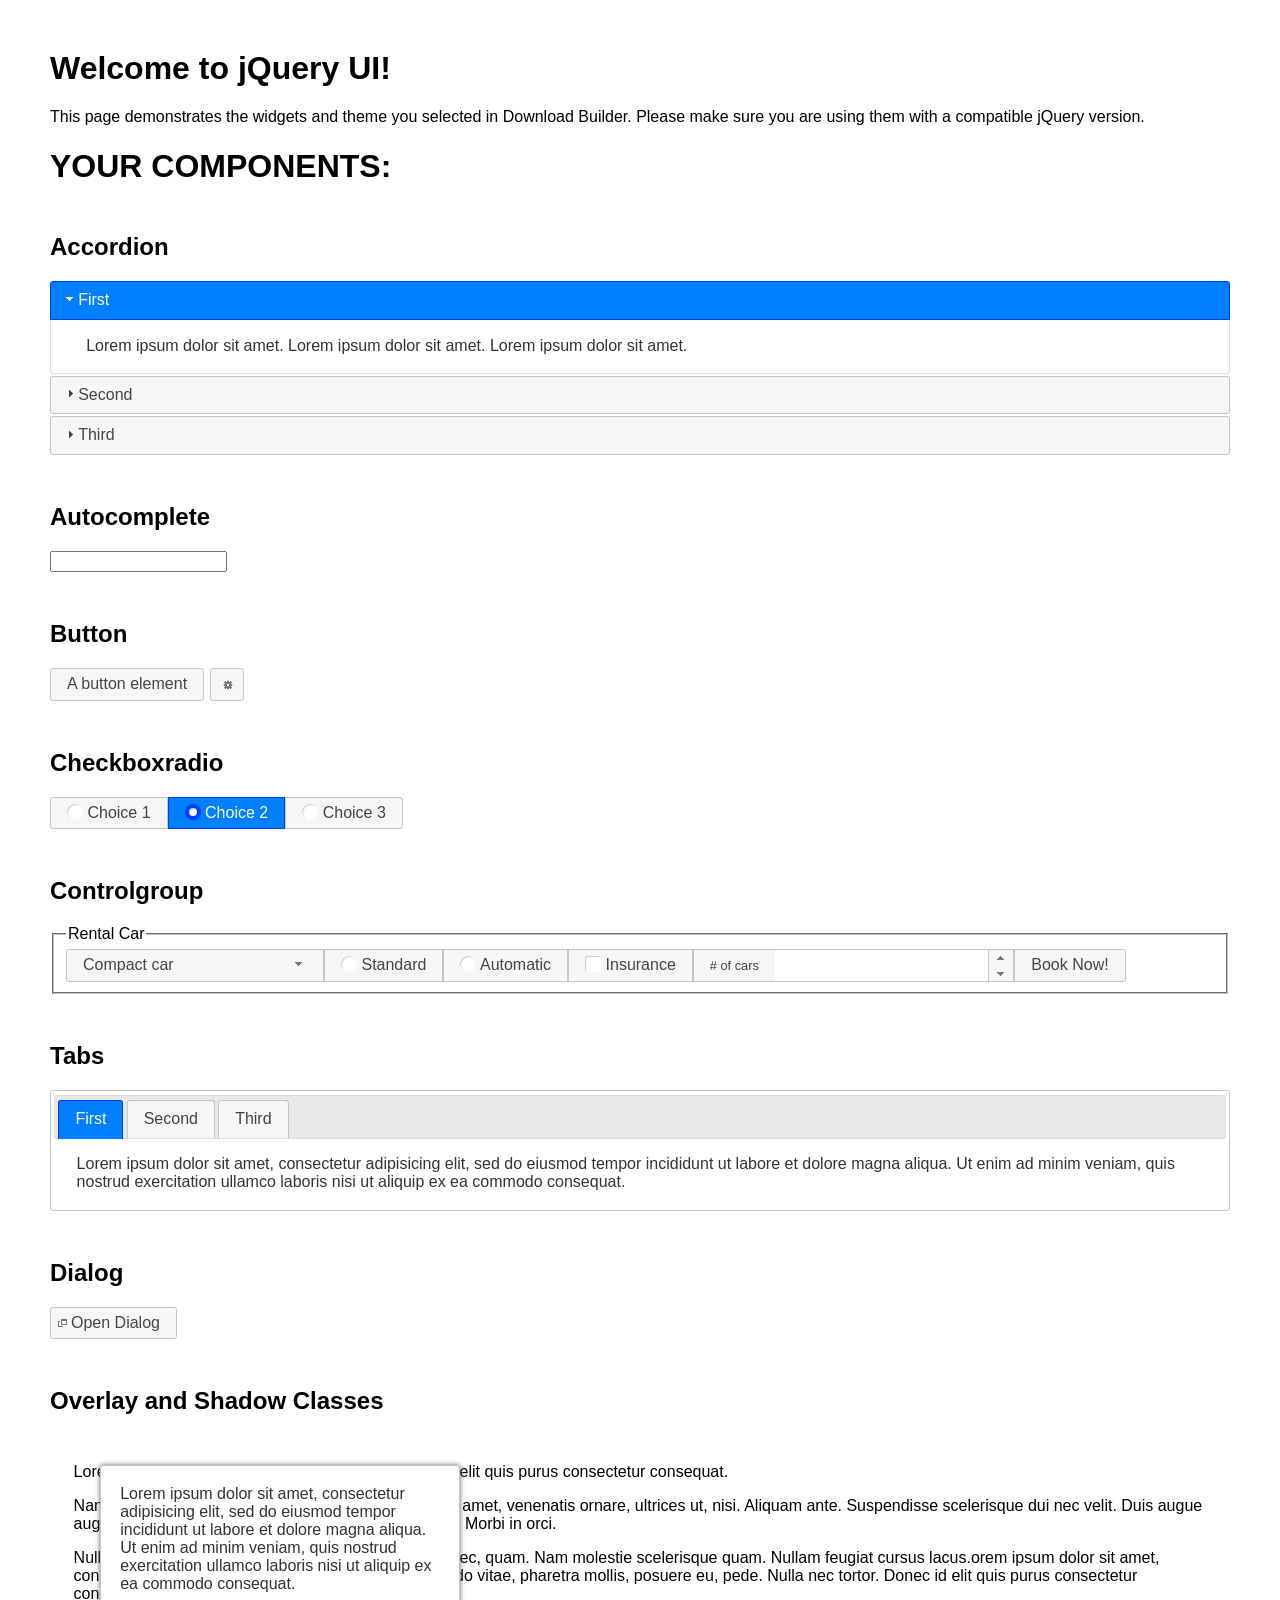
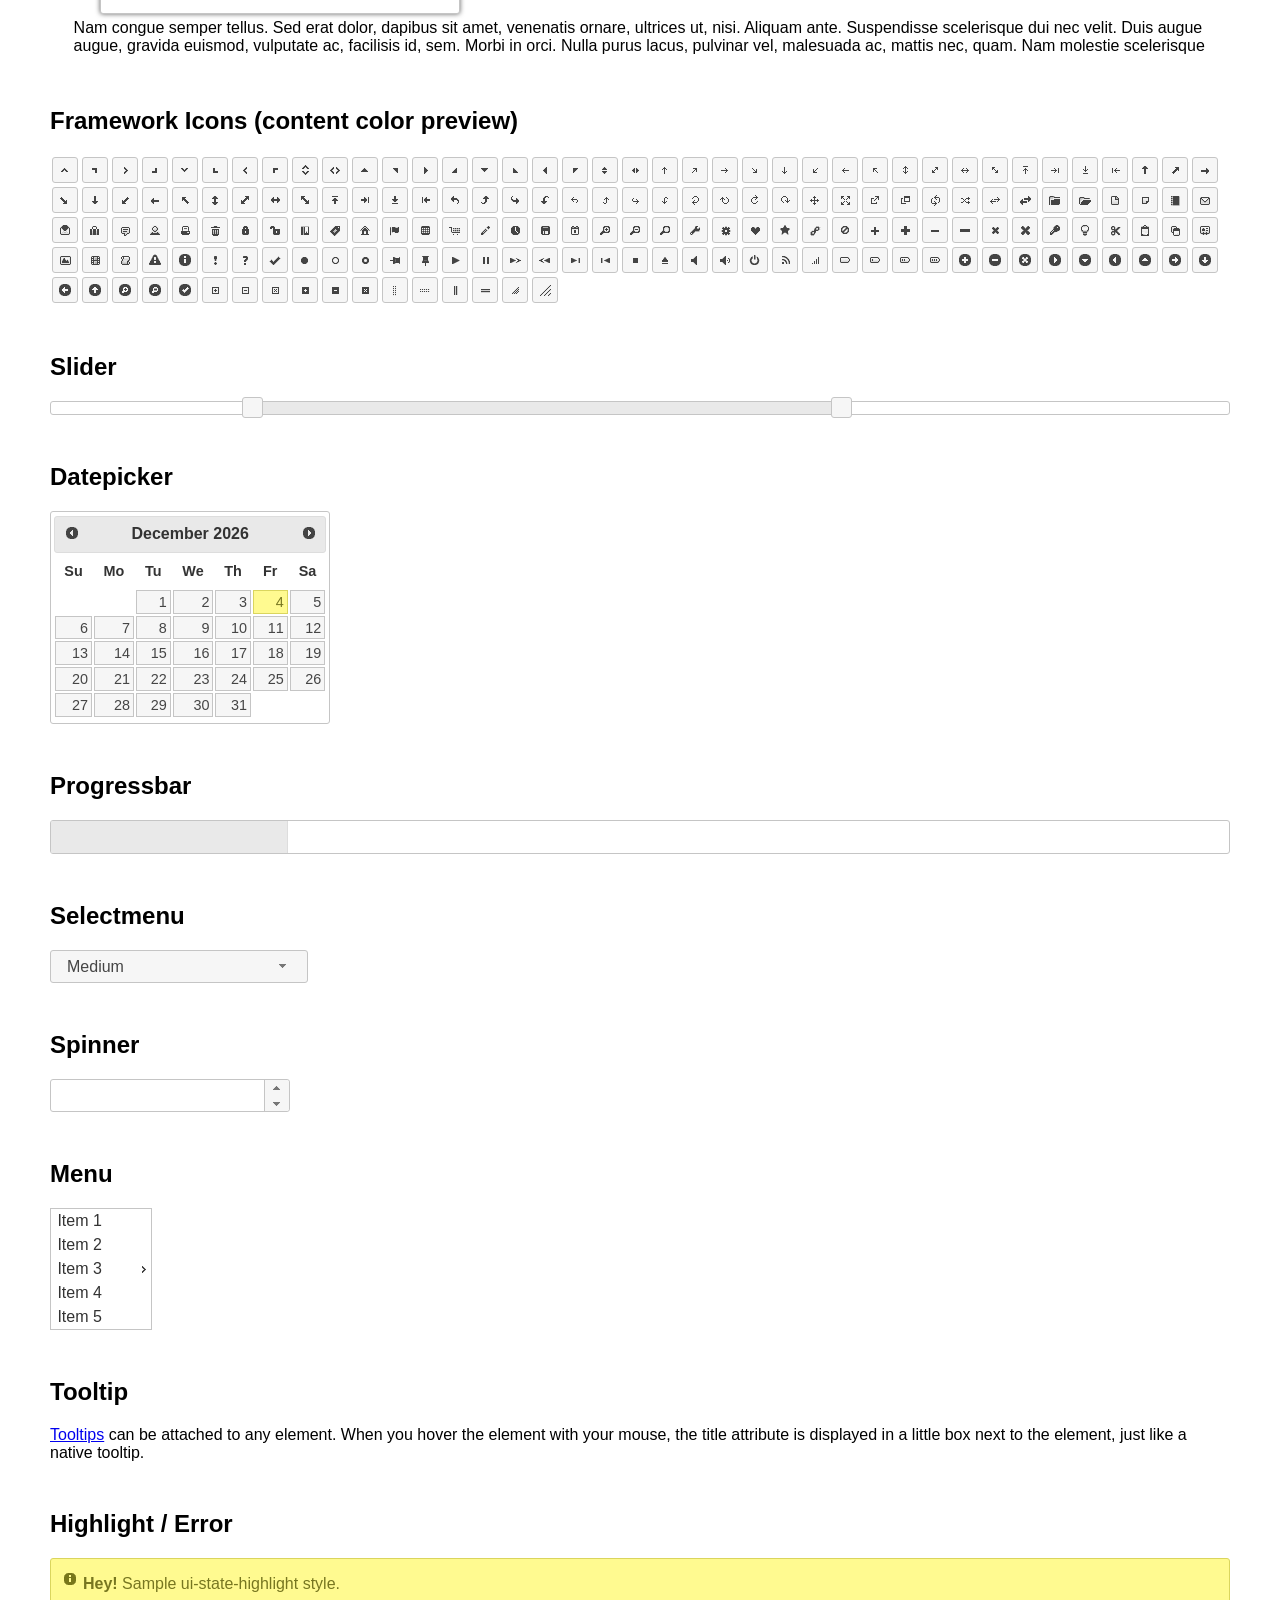
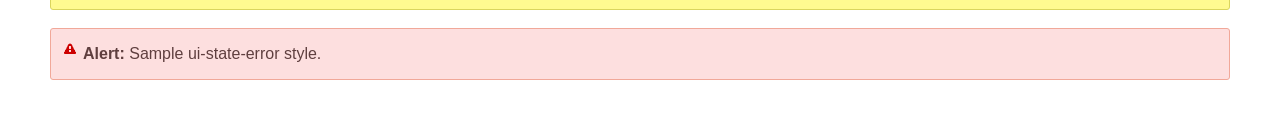
<file: src/main/webapp/vendor/jqueryui/index.html>
<!doctype html>
<html lang="us">
<head>
	<meta charset="utf-8">
	<title>jQuery UI Example Page</title>
	<link href="jquery-ui.css" rel="stylesheet">
	<style>
	body{
		font-family: "Trebuchet MS", sans-serif;
		margin: 50px;
	}
	.demoHeaders {
		margin-top: 2em;
	}
	#dialog-link {
		padding: .4em 1em .4em 20px;
		text-decoration: none;
		position: relative;
	}
	#dialog-link span.ui-icon {
		margin: 0 5px 0 0;
		position: absolute;
		left: .2em;
		top: 50%;
		margin-top: -8px;
	}
	#icons {
		margin: 0;
		padding: 0;
	}
	#icons li {
		margin: 2px;
		position: relative;
		padding: 4px 0;
		cursor: pointer;
		float: left;
		list-style: none;
	}
	#icons span.ui-icon {
		float: left;
		margin: 0 4px;
	}
	.fakewindowcontain .ui-widget-overlay {
		position: absolute;
	}
	select {
		width: 200px;
	}
	</style>
</head>
<body>

<h1>Welcome to jQuery UI!</h1>

<div class="ui-widget">
	<p>This page demonstrates the widgets and theme you selected in Download Builder. Please make sure you are using them with a compatible jQuery version.</p>
</div>

<h1>YOUR COMPONENTS:</h1>


<!-- Accordion -->
<h2 class="demoHeaders">Accordion</h2>
<div id="accordion">
	<h3>First</h3>
	<div>Lorem ipsum dolor sit amet. Lorem ipsum dolor sit amet. Lorem ipsum dolor sit amet.</div>
	<h3>Second</h3>
	<div>Phasellus mattis tincidunt nibh.</div>
	<h3>Third</h3>
	<div>Nam dui erat, auctor a, dignissim quis.</div>
</div>



<!-- Autocomplete -->
<h2 class="demoHeaders">Autocomplete</h2>
<div>
	<input id="autocomplete" title="type &quot;a&quot;">
</div>



<!-- Button -->
<h2 class="demoHeaders">Button</h2>
<button id="button">A button element</button>
<button id="button-icon">An icon-only button</button>



<!-- Checkboxradio -->
<h2 class="demoHeaders">Checkboxradio</h2>
<form style="margin-top: 1em;">
	<div id="radioset">
		<input type="radio" id="radio1" name="radio"><label for="radio1">Choice 1</label>
		<input type="radio" id="radio2" name="radio" checked="checked"><label for="radio2">Choice 2</label>
		<input type="radio" id="radio3" name="radio"><label for="radio3">Choice 3</label>
	</div>
</form>



<!-- Controlgroup -->
<h2 class="demoHeaders">Controlgroup</h2>
<fieldset>
	<legend>Rental Car</legend>
	<div id="controlgroup">
		<select id="car-type">
			<option>Compact car</option>
			<option>Midsize car</option>
			<option>Full size car</option>
			<option>SUV</option>
			<option>Luxury</option>
			<option>Truck</option>
			<option>Van</option>
		</select>
		<label for="transmission-standard">Standard</label>
		<input type="radio" name="transmission" id="transmission-standard">
		<label for="transmission-automatic">Automatic</label>
		<input type="radio" name="transmission" id="transmission-automatic">
		<label for="insurance">Insurance</label>
		<input type="checkbox" name="insurance" id="insurance">
		<label for="horizontal-spinner" class="ui-controlgroup-label"># of cars</label>
		<input id="horizontal-spinner" class="ui-spinner-input">
		<button>Book Now!</button>
	</div>
</fieldset>



<!-- Tabs -->
<h2 class="demoHeaders">Tabs</h2>
<div id="tabs">
	<ul>
		<li><a href="#tabs-1">First</a></li>
		<li><a href="#tabs-2">Second</a></li>
		<li><a href="#tabs-3">Third</a></li>
	</ul>
	<div id="tabs-1">Lorem ipsum dolor sit amet, consectetur adipisicing elit, sed do eiusmod tempor incididunt ut labore et dolore magna aliqua. Ut enim ad minim veniam, quis nostrud exercitation ullamco laboris nisi ut aliquip ex ea commodo consequat.</div>
	<div id="tabs-2">Phasellus mattis tincidunt nibh. Cras orci urna, blandit id, pretium vel, aliquet ornare, felis. Maecenas scelerisque sem non nisl. Fusce sed lorem in enim dictum bibendum.</div>
	<div id="tabs-3">Nam dui erat, auctor a, dignissim quis, sollicitudin eu, felis. Pellentesque nisi urna, interdum eget, sagittis et, consequat vestibulum, lacus. Mauris porttitor ullamcorper augue.</div>
</div>



<h2 class="demoHeaders">Dialog</h2>
<p>
	<button id="dialog-link" class="ui-button ui-corner-all ui-widget">
		<span class="ui-icon ui-icon-newwin"></span>Open Dialog
	</button>
</p>

<h2 class="demoHeaders">Overlay and Shadow Classes</h2>
<div style="position: relative; width: 96%; height: 200px; padding:1% 2%; overflow:hidden;" class="fakewindowcontain">
	<p>Lorem ipsum dolor sit amet,  Nulla nec tortor. Donec id elit quis purus consectetur consequat. </p><p>Nam congue semper tellus. Sed erat dolor, dapibus sit amet, venenatis ornare, ultrices ut, nisi. Aliquam ante. Suspendisse scelerisque dui nec velit. Duis augue augue, gravida euismod, vulputate ac, facilisis id, sem. Morbi in orci. </p><p>Nulla purus lacus, pulvinar vel, malesuada ac, mattis nec, quam. Nam molestie scelerisque quam. Nullam feugiat cursus lacus.orem ipsum dolor sit amet, consectetur adipiscing elit. Donec libero risus, commodo vitae, pharetra mollis, posuere eu, pede. Nulla nec tortor. Donec id elit quis purus consectetur consequat. </p><p>Nam congue semper tellus. Sed erat dolor, dapibus sit amet, venenatis ornare, ultrices ut, nisi. Aliquam ante. Suspendisse scelerisque dui nec velit. Duis augue augue, gravida euismod, vulputate ac, facilisis id, sem. Morbi in orci. Nulla purus lacus, pulvinar vel, malesuada ac, mattis nec, quam. Nam molestie scelerisque quam. </p><p>Nullam feugiat cursus lacus.orem ipsum dolor sit amet, consectetur adipiscing elit. Donec libero risus, commodo vitae, pharetra mollis, posuere eu, pede. Nulla nec tortor. Donec id elit quis purus consectetur consequat. Nam congue semper tellus. Sed erat dolor, dapibus sit amet, venenatis ornare, ultrices ut, nisi. Aliquam ante. </p><p>Suspendisse scelerisque dui nec velit. Duis augue augue, gravida euismod, vulputate ac, facilisis id, sem. Morbi in orci. Nulla purus lacus, pulvinar vel, malesuada ac, mattis nec, quam. Nam molestie scelerisque quam. Nullam feugiat cursus lacus.orem ipsum dolor sit amet, consectetur adipiscing elit. Donec libero risus, commodo vitae, pharetra mollis, posuere eu, pede. Nulla nec tortor. Donec id elit quis purus consectetur consequat. Nam congue semper tellus. Sed erat dolor, dapibus sit amet, venenatis ornare, ultrices ut, nisi. </p>

	<!-- ui-dialog -->
	<div class="ui-widget-overlay ui-front"></div>
	<div style="position: absolute; width: 320px; left: 50px; top: 30px; padding: 1.2em" class="ui-widget ui-front ui-widget-content ui-corner-all ui-widget-shadow">
		Lorem ipsum dolor sit amet, consectetur adipisicing elit, sed do eiusmod tempor incididunt ut labore et dolore magna aliqua. Ut enim ad minim veniam, quis nostrud exercitation ullamco laboris nisi ut aliquip ex ea commodo consequat.
	</div>

</div>

<!-- ui-dialog -->
<div id="dialog" title="Dialog Title">
	<p>Lorem ipsum dolor sit amet, consectetur adipisicing elit, sed do eiusmod tempor incididunt ut labore et dolore magna aliqua. Ut enim ad minim veniam, quis nostrud exercitation ullamco laboris nisi ut aliquip ex ea commodo consequat.</p>
</div>



<h2 class="demoHeaders">Framework Icons (content color preview)</h2>
<ul id="icons" class="ui-widget ui-helper-clearfix">
	<li class="ui-state-default ui-corner-all" title=".ui-icon-caret-1-n"><span class="ui-icon ui-icon-caret-1-n"></span></li>
	<li class="ui-state-default ui-corner-all" title=".ui-icon-caret-1-ne"><span class="ui-icon ui-icon-caret-1-ne"></span></li>
	<li class="ui-state-default ui-corner-all" title=".ui-icon-caret-1-e"><span class="ui-icon ui-icon-caret-1-e"></span></li>
	<li class="ui-state-default ui-corner-all" title=".ui-icon-caret-1-se"><span class="ui-icon ui-icon-caret-1-se"></span></li>
	<li class="ui-state-default ui-corner-all" title=".ui-icon-caret-1-s"><span class="ui-icon ui-icon-caret-1-s"></span></li>
	<li class="ui-state-default ui-corner-all" title=".ui-icon-caret-1-sw"><span class="ui-icon ui-icon-caret-1-sw"></span></li>
	<li class="ui-state-default ui-corner-all" title=".ui-icon-caret-1-w"><span class="ui-icon ui-icon-caret-1-w"></span></li>
	<li class="ui-state-default ui-corner-all" title=".ui-icon-caret-1-nw"><span class="ui-icon ui-icon-caret-1-nw"></span></li>
	<li class="ui-state-default ui-corner-all" title=".ui-icon-caret-2-n-s"><span class="ui-icon ui-icon-caret-2-n-s"></span></li>
	<li class="ui-state-default ui-corner-all" title=".ui-icon-caret-2-e-w"><span class="ui-icon ui-icon-caret-2-e-w"></span></li>
	<li class="ui-state-default ui-corner-all" title=".ui-icon-triangle-1-n"><span class="ui-icon ui-icon-triangle-1-n"></span></li>
	<li class="ui-state-default ui-corner-all" title=".ui-icon-triangle-1-ne"><span class="ui-icon ui-icon-triangle-1-ne"></span></li>
	<li class="ui-state-default ui-corner-all" title=".ui-icon-triangle-1-e"><span class="ui-icon ui-icon-triangle-1-e"></span></li>
	<li class="ui-state-default ui-corner-all" title=".ui-icon-triangle-1-se"><span class="ui-icon ui-icon-triangle-1-se"></span></li>
	<li class="ui-state-default ui-corner-all" title=".ui-icon-triangle-1-s"><span class="ui-icon ui-icon-triangle-1-s"></span></li>
	<li class="ui-state-default ui-corner-all" title=".ui-icon-triangle-1-sw"><span class="ui-icon ui-icon-triangle-1-sw"></span></li>
	<li class="ui-state-default ui-corner-all" title=".ui-icon-triangle-1-w"><span class="ui-icon ui-icon-triangle-1-w"></span></li>
	<li class="ui-state-default ui-corner-all" title=".ui-icon-triangle-1-nw"><span class="ui-icon ui-icon-triangle-1-nw"></span></li>
	<li class="ui-state-default ui-corner-all" title=".ui-icon-triangle-2-n-s"><span class="ui-icon ui-icon-triangle-2-n-s"></span></li>
	<li class="ui-state-default ui-corner-all" title=".ui-icon-triangle-2-e-w"><span class="ui-icon ui-icon-triangle-2-e-w"></span></li>
	<li class="ui-state-default ui-corner-all" title=".ui-icon-arrow-1-n"><span class="ui-icon ui-icon-arrow-1-n"></span></li>
	<li class="ui-state-default ui-corner-all" title=".ui-icon-arrow-1-ne"><span class="ui-icon ui-icon-arrow-1-ne"></span></li>
	<li class="ui-state-default ui-corner-all" title=".ui-icon-arrow-1-e"><span class="ui-icon ui-icon-arrow-1-e"></span></li>
	<li class="ui-state-default ui-corner-all" title=".ui-icon-arrow-1-se"><span class="ui-icon ui-icon-arrow-1-se"></span></li>
	<li class="ui-state-default ui-corner-all" title=".ui-icon-arrow-1-s"><span class="ui-icon ui-icon-arrow-1-s"></span></li>
	<li class="ui-state-default ui-corner-all" title=".ui-icon-arrow-1-sw"><span class="ui-icon ui-icon-arrow-1-sw"></span></li>
	<li class="ui-state-default ui-corner-all" title=".ui-icon-arrow-1-w"><span class="ui-icon ui-icon-arrow-1-w"></span></li>
	<li class="ui-state-default ui-corner-all" title=".ui-icon-arrow-1-nw"><span class="ui-icon ui-icon-arrow-1-nw"></span></li>
	<li class="ui-state-default ui-corner-all" title=".ui-icon-arrow-2-n-s"><span class="ui-icon ui-icon-arrow-2-n-s"></span></li>
	<li class="ui-state-default ui-corner-all" title=".ui-icon-arrow-2-ne-sw"><span class="ui-icon ui-icon-arrow-2-ne-sw"></span></li>
	<li class="ui-state-default ui-corner-all" title=".ui-icon-arrow-2-e-w"><span class="ui-icon ui-icon-arrow-2-e-w"></span></li>
	<li class="ui-state-default ui-corner-all" title=".ui-icon-arrow-2-se-nw"><span class="ui-icon ui-icon-arrow-2-se-nw"></span></li>
	<li class="ui-state-default ui-corner-all" title=".ui-icon-arrowstop-1-n"><span class="ui-icon ui-icon-arrowstop-1-n"></span></li>
	<li class="ui-state-default ui-corner-all" title=".ui-icon-arrowstop-1-e"><span class="ui-icon ui-icon-arrowstop-1-e"></span></li>
	<li class="ui-state-default ui-corner-all" title=".ui-icon-arrowstop-1-s"><span class="ui-icon ui-icon-arrowstop-1-s"></span></li>
	<li class="ui-state-default ui-corner-all" title=".ui-icon-arrowstop-1-w"><span class="ui-icon ui-icon-arrowstop-1-w"></span></li>
	<li class="ui-state-default ui-corner-all" title=".ui-icon-arrowthick-1-n"><span class="ui-icon ui-icon-arrowthick-1-n"></span></li>
	<li class="ui-state-default ui-corner-all" title=".ui-icon-arrowthick-1-ne"><span class="ui-icon ui-icon-arrowthick-1-ne"></span></li>
	<li class="ui-state-default ui-corner-all" title=".ui-icon-arrowthick-1-e"><span class="ui-icon ui-icon-arrowthick-1-e"></span></li>
	<li class="ui-state-default ui-corner-all" title=".ui-icon-arrowthick-1-se"><span class="ui-icon ui-icon-arrowthick-1-se"></span></li>
	<li class="ui-state-default ui-corner-all" title=".ui-icon-arrowthick-1-s"><span class="ui-icon ui-icon-arrowthick-1-s"></span></li>
	<li class="ui-state-default ui-corner-all" title=".ui-icon-arrowthick-1-sw"><span class="ui-icon ui-icon-arrowthick-1-sw"></span></li>
	<li class="ui-state-default ui-corner-all" title=".ui-icon-arrowthick-1-w"><span class="ui-icon ui-icon-arrowthick-1-w"></span></li>
	<li class="ui-state-default ui-corner-all" title=".ui-icon-arrowthick-1-nw"><span class="ui-icon ui-icon-arrowthick-1-nw"></span></li>
	<li class="ui-state-default ui-corner-all" title=".ui-icon-arrowthick-2-n-s"><span class="ui-icon ui-icon-arrowthick-2-n-s"></span></li>
	<li class="ui-state-default ui-corner-all" title=".ui-icon-arrowthick-2-ne-sw"><span class="ui-icon ui-icon-arrowthick-2-ne-sw"></span></li>
	<li class="ui-state-default ui-corner-all" title=".ui-icon-arrowthick-2-e-w"><span class="ui-icon ui-icon-arrowthick-2-e-w"></span></li>
	<li class="ui-state-default ui-corner-all" title=".ui-icon-arrowthick-2-se-nw"><span class="ui-icon ui-icon-arrowthick-2-se-nw"></span></li>
	<li class="ui-state-default ui-corner-all" title=".ui-icon-arrowthickstop-1-n"><span class="ui-icon ui-icon-arrowthickstop-1-n"></span></li>
	<li class="ui-state-default ui-corner-all" title=".ui-icon-arrowthickstop-1-e"><span class="ui-icon ui-icon-arrowthickstop-1-e"></span></li>
	<li class="ui-state-default ui-corner-all" title=".ui-icon-arrowthickstop-1-s"><span class="ui-icon ui-icon-arrowthickstop-1-s"></span></li>
	<li class="ui-state-default ui-corner-all" title=".ui-icon-arrowthickstop-1-w"><span class="ui-icon ui-icon-arrowthickstop-1-w"></span></li>
	<li class="ui-state-default ui-corner-all" title=".ui-icon-arrowreturnthick-1-w"><span class="ui-icon ui-icon-arrowreturnthick-1-w"></span></li>
	<li class="ui-state-default ui-corner-all" title=".ui-icon-arrowreturnthick-1-n"><span class="ui-icon ui-icon-arrowreturnthick-1-n"></span></li>
	<li class="ui-state-default ui-corner-all" title=".ui-icon-arrowreturnthick-1-e"><span class="ui-icon ui-icon-arrowreturnthick-1-e"></span></li>
	<li class="ui-state-default ui-corner-all" title=".ui-icon-arrowreturnthick-1-s"><span class="ui-icon ui-icon-arrowreturnthick-1-s"></span></li>
	<li class="ui-state-default ui-corner-all" title=".ui-icon-arrowreturn-1-w"><span class="ui-icon ui-icon-arrowreturn-1-w"></span></li>
	<li class="ui-state-default ui-corner-all" title=".ui-icon-arrowreturn-1-n"><span class="ui-icon ui-icon-arrowreturn-1-n"></span></li>
	<li class="ui-state-default ui-corner-all" title=".ui-icon-arrowreturn-1-e"><span class="ui-icon ui-icon-arrowreturn-1-e"></span></li>
	<li class="ui-state-default ui-corner-all" title=".ui-icon-arrowreturn-1-s"><span class="ui-icon ui-icon-arrowreturn-1-s"></span></li>
	<li class="ui-state-default ui-corner-all" title=".ui-icon-arrowrefresh-1-w"><span class="ui-icon ui-icon-arrowrefresh-1-w"></span></li>
	<li class="ui-state-default ui-corner-all" title=".ui-icon-arrowrefresh-1-n"><span class="ui-icon ui-icon-arrowrefresh-1-n"></span></li>
	<li class="ui-state-default ui-corner-all" title=".ui-icon-arrowrefresh-1-e"><span class="ui-icon ui-icon-arrowrefresh-1-e"></span></li>
	<li class="ui-state-default ui-corner-all" title=".ui-icon-arrowrefresh-1-s"><span class="ui-icon ui-icon-arrowrefresh-1-s"></span></li>
	<li class="ui-state-default ui-corner-all" title=".ui-icon-arrow-4"><span class="ui-icon ui-icon-arrow-4"></span></li>
	<li class="ui-state-default ui-corner-all" title=".ui-icon-arrow-4-diag"><span class="ui-icon ui-icon-arrow-4-diag"></span></li>
	<li class="ui-state-default ui-corner-all" title=".ui-icon-extlink"><span class="ui-icon ui-icon-extlink"></span></li>
	<li class="ui-state-default ui-corner-all" title=".ui-icon-newwin"><span class="ui-icon ui-icon-newwin"></span></li>
	<li class="ui-state-default ui-corner-all" title=".ui-icon-refresh"><span class="ui-icon ui-icon-refresh"></span></li>
	<li class="ui-state-default ui-corner-all" title=".ui-icon-shuffle"><span class="ui-icon ui-icon-shuffle"></span></li>
	<li class="ui-state-default ui-corner-all" title=".ui-icon-transfer-e-w"><span class="ui-icon ui-icon-transfer-e-w"></span></li>
	<li class="ui-state-default ui-corner-all" title=".ui-icon-transferthick-e-w"><span class="ui-icon ui-icon-transferthick-e-w"></span></li>
	<li class="ui-state-default ui-corner-all" title=".ui-icon-folder-collapsed"><span class="ui-icon ui-icon-folder-collapsed"></span></li>
	<li class="ui-state-default ui-corner-all" title=".ui-icon-folder-open"><span class="ui-icon ui-icon-folder-open"></span></li>
	<li class="ui-state-default ui-corner-all" title=".ui-icon-document"><span class="ui-icon ui-icon-document"></span></li>
	<li class="ui-state-default ui-corner-all" title=".ui-icon-document-b"><span class="ui-icon ui-icon-document-b"></span></li>
	<li class="ui-state-default ui-corner-all" title=".ui-icon-note"><span class="ui-icon ui-icon-note"></span></li>
	<li class="ui-state-default ui-corner-all" title=".ui-icon-mail-closed"><span class="ui-icon ui-icon-mail-closed"></span></li>
	<li class="ui-state-default ui-corner-all" title=".ui-icon-mail-open"><span class="ui-icon ui-icon-mail-open"></span></li>
	<li class="ui-state-default ui-corner-all" title=".ui-icon-suitcase"><span class="ui-icon ui-icon-suitcase"></span></li>
	<li class="ui-state-default ui-corner-all" title=".ui-icon-comment"><span class="ui-icon ui-icon-comment"></span></li>
	<li class="ui-state-default ui-corner-all" title=".ui-icon-person"><span class="ui-icon ui-icon-person"></span></li>
	<li class="ui-state-default ui-corner-all" title=".ui-icon-print"><span class="ui-icon ui-icon-print"></span></li>
	<li class="ui-state-default ui-corner-all" title=".ui-icon-trash"><span class="ui-icon ui-icon-trash"></span></li>
	<li class="ui-state-default ui-corner-all" title=".ui-icon-locked"><span class="ui-icon ui-icon-locked"></span></li>
	<li class="ui-state-default ui-corner-all" title=".ui-icon-unlocked"><span class="ui-icon ui-icon-unlocked"></span></li>
	<li class="ui-state-default ui-corner-all" title=".ui-icon-bookmark"><span class="ui-icon ui-icon-bookmark"></span></li>
	<li class="ui-state-default ui-corner-all" title=".ui-icon-tag"><span class="ui-icon ui-icon-tag"></span></li>
	<li class="ui-state-default ui-corner-all" title=".ui-icon-home"><span class="ui-icon ui-icon-home"></span></li>
	<li class="ui-state-default ui-corner-all" title=".ui-icon-flag"><span class="ui-icon ui-icon-flag"></span></li>
	<li class="ui-state-default ui-corner-all" title=".ui-icon-calculator"><span class="ui-icon ui-icon-calculator"></span></li>
	<li class="ui-state-default ui-corner-all" title=".ui-icon-cart"><span class="ui-icon ui-icon-cart"></span></li>
	<li class="ui-state-default ui-corner-all" title=".ui-icon-pencil"><span class="ui-icon ui-icon-pencil"></span></li>
	<li class="ui-state-default ui-corner-all" title=".ui-icon-clock"><span class="ui-icon ui-icon-clock"></span></li>
	<li class="ui-state-default ui-corner-all" title=".ui-icon-disk"><span class="ui-icon ui-icon-disk"></span></li>
	<li class="ui-state-default ui-corner-all" title=".ui-icon-calendar"><span class="ui-icon ui-icon-calendar"></span></li>
	<li class="ui-state-default ui-corner-all" title=".ui-icon-zoomin"><span class="ui-icon ui-icon-zoomin"></span></li>
	<li class="ui-state-default ui-corner-all" title=".ui-icon-zoomout"><span class="ui-icon ui-icon-zoomout"></span></li>
	<li class="ui-state-default ui-corner-all" title=".ui-icon-search"><span class="ui-icon ui-icon-search"></span></li>
	<li class="ui-state-default ui-corner-all" title=".ui-icon-wrench"><span class="ui-icon ui-icon-wrench"></span></li>
	<li class="ui-state-default ui-corner-all" title=".ui-icon-gear"><span class="ui-icon ui-icon-gear"></span></li>
	<li class="ui-state-default ui-corner-all" title=".ui-icon-heart"><span class="ui-icon ui-icon-heart"></span></li>
	<li class="ui-state-default ui-corner-all" title=".ui-icon-star"><span class="ui-icon ui-icon-star"></span></li>
	<li class="ui-state-default ui-corner-all" title=".ui-icon-link"><span class="ui-icon ui-icon-link"></span></li>
	<li class="ui-state-default ui-corner-all" title=".ui-icon-cancel"><span class="ui-icon ui-icon-cancel"></span></li>
	<li class="ui-state-default ui-corner-all" title=".ui-icon-plus"><span class="ui-icon ui-icon-plus"></span></li>
	<li class="ui-state-default ui-corner-all" title=".ui-icon-plusthick"><span class="ui-icon ui-icon-plusthick"></span></li>
	<li class="ui-state-default ui-corner-all" title=".ui-icon-minus"><span class="ui-icon ui-icon-minus"></span></li>
	<li class="ui-state-default ui-corner-all" title=".ui-icon-minusthick"><span class="ui-icon ui-icon-minusthick"></span></li>
	<li class="ui-state-default ui-corner-all" title=".ui-icon-close"><span class="ui-icon ui-icon-close"></span></li>
	<li class="ui-state-default ui-corner-all" title=".ui-icon-closethick"><span class="ui-icon ui-icon-closethick"></span></li>
	<li class="ui-state-default ui-corner-all" title=".ui-icon-key"><span class="ui-icon ui-icon-key"></span></li>
	<li class="ui-state-default ui-corner-all" title=".ui-icon-lightbulb"><span class="ui-icon ui-icon-lightbulb"></span></li>
	<li class="ui-state-default ui-corner-all" title=".ui-icon-scissors"><span class="ui-icon ui-icon-scissors"></span></li>
	<li class="ui-state-default ui-corner-all" title=".ui-icon-clipboard"><span class="ui-icon ui-icon-clipboard"></span></li>
	<li class="ui-state-default ui-corner-all" title=".ui-icon-copy"><span class="ui-icon ui-icon-copy"></span></li>
	<li class="ui-state-default ui-corner-all" title=".ui-icon-contact"><span class="ui-icon ui-icon-contact"></span></li>
	<li class="ui-state-default ui-corner-all" title=".ui-icon-image"><span class="ui-icon ui-icon-image"></span></li>
	<li class="ui-state-default ui-corner-all" title=".ui-icon-video"><span class="ui-icon ui-icon-video"></span></li>
	<li class="ui-state-default ui-corner-all" title=".ui-icon-script"><span class="ui-icon ui-icon-script"></span></li>
	<li class="ui-state-default ui-corner-all" title=".ui-icon-alert"><span class="ui-icon ui-icon-alert"></span></li>
	<li class="ui-state-default ui-corner-all" title=".ui-icon-info"><span class="ui-icon ui-icon-info"></span></li>
	<li class="ui-state-default ui-corner-all" title=".ui-icon-notice"><span class="ui-icon ui-icon-notice"></span></li>
	<li class="ui-state-default ui-corner-all" title=".ui-icon-help"><span class="ui-icon ui-icon-help"></span></li>
	<li class="ui-state-default ui-corner-all" title=".ui-icon-check"><span class="ui-icon ui-icon-check"></span></li>
	<li class="ui-state-default ui-corner-all" title=".ui-icon-bullet"><span class="ui-icon ui-icon-bullet"></span></li>
	<li class="ui-state-default ui-corner-all" title=".ui-icon-radio-off"><span class="ui-icon ui-icon-radio-off"></span></li>
	<li class="ui-state-default ui-corner-all" title=".ui-icon-radio-on"><span class="ui-icon ui-icon-radio-on"></span></li>
	<li class="ui-state-default ui-corner-all" title=".ui-icon-pin-w"><span class="ui-icon ui-icon-pin-w"></span></li>
	<li class="ui-state-default ui-corner-all" title=".ui-icon-pin-s"><span class="ui-icon ui-icon-pin-s"></span></li>
	<li class="ui-state-default ui-corner-all" title=".ui-icon-play"><span class="ui-icon ui-icon-play"></span></li>
	<li class="ui-state-default ui-corner-all" title=".ui-icon-pause"><span class="ui-icon ui-icon-pause"></span></li>
	<li class="ui-state-default ui-corner-all" title=".ui-icon-seek-next"><span class="ui-icon ui-icon-seek-next"></span></li>
	<li class="ui-state-default ui-corner-all" title=".ui-icon-seek-prev"><span class="ui-icon ui-icon-seek-prev"></span></li>
	<li class="ui-state-default ui-corner-all" title=".ui-icon-seek-end"><span class="ui-icon ui-icon-seek-end"></span></li>
	<li class="ui-state-default ui-corner-all" title=".ui-icon-seek-first"><span class="ui-icon ui-icon-seek-first"></span></li>
	<li class="ui-state-default ui-corner-all" title=".ui-icon-stop"><span class="ui-icon ui-icon-stop"></span></li>
	<li class="ui-state-default ui-corner-all" title=".ui-icon-eject"><span class="ui-icon ui-icon-eject"></span></li>
	<li class="ui-state-default ui-corner-all" title=".ui-icon-volume-off"><span class="ui-icon ui-icon-volume-off"></span></li>
	<li class="ui-state-default ui-corner-all" title=".ui-icon-volume-on"><span class="ui-icon ui-icon-volume-on"></span></li>
	<li class="ui-state-default ui-corner-all" title=".ui-icon-power"><span class="ui-icon ui-icon-power"></span></li>
	<li class="ui-state-default ui-corner-all" title=".ui-icon-signal-diag"><span class="ui-icon ui-icon-signal-diag"></span></li>
	<li class="ui-state-default ui-corner-all" title=".ui-icon-signal"><span class="ui-icon ui-icon-signal"></span></li>
	<li class="ui-state-default ui-corner-all" title=".ui-icon-battery-0"><span class="ui-icon ui-icon-battery-0"></span></li>
	<li class="ui-state-default ui-corner-all" title=".ui-icon-battery-1"><span class="ui-icon ui-icon-battery-1"></span></li>
	<li class="ui-state-default ui-corner-all" title=".ui-icon-battery-2"><span class="ui-icon ui-icon-battery-2"></span></li>
	<li class="ui-state-default ui-corner-all" title=".ui-icon-battery-3"><span class="ui-icon ui-icon-battery-3"></span></li>
	<li class="ui-state-default ui-corner-all" title=".ui-icon-circle-plus"><span class="ui-icon ui-icon-circle-plus"></span></li>
	<li class="ui-state-default ui-corner-all" title=".ui-icon-circle-minus"><span class="ui-icon ui-icon-circle-minus"></span></li>
	<li class="ui-state-default ui-corner-all" title=".ui-icon-circle-close"><span class="ui-icon ui-icon-circle-close"></span></li>
	<li class="ui-state-default ui-corner-all" title=".ui-icon-circle-triangle-e"><span class="ui-icon ui-icon-circle-triangle-e"></span></li>
	<li class="ui-state-default ui-corner-all" title=".ui-icon-circle-triangle-s"><span class="ui-icon ui-icon-circle-triangle-s"></span></li>
	<li class="ui-state-default ui-corner-all" title=".ui-icon-circle-triangle-w"><span class="ui-icon ui-icon-circle-triangle-w"></span></li>
	<li class="ui-state-default ui-corner-all" title=".ui-icon-circle-triangle-n"><span class="ui-icon ui-icon-circle-triangle-n"></span></li>
	<li class="ui-state-default ui-corner-all" title=".ui-icon-circle-arrow-e"><span class="ui-icon ui-icon-circle-arrow-e"></span></li>
	<li class="ui-state-default ui-corner-all" title=".ui-icon-circle-arrow-s"><span class="ui-icon ui-icon-circle-arrow-s"></span></li>
	<li class="ui-state-default ui-corner-all" title=".ui-icon-circle-arrow-w"><span class="ui-icon ui-icon-circle-arrow-w"></span></li>
	<li class="ui-state-default ui-corner-all" title=".ui-icon-circle-arrow-n"><span class="ui-icon ui-icon-circle-arrow-n"></span></li>
	<li class="ui-state-default ui-corner-all" title=".ui-icon-circle-zoomin"><span class="ui-icon ui-icon-circle-zoomin"></span></li>
	<li class="ui-state-default ui-corner-all" title=".ui-icon-circle-zoomout"><span class="ui-icon ui-icon-circle-zoomout"></span></li>
	<li class="ui-state-default ui-corner-all" title=".ui-icon-circle-check"><span class="ui-icon ui-icon-circle-check"></span></li>
	<li class="ui-state-default ui-corner-all" title=".ui-icon-circlesmall-plus"><span class="ui-icon ui-icon-circlesmall-plus"></span></li>
	<li class="ui-state-default ui-corner-all" title=".ui-icon-circlesmall-minus"><span class="ui-icon ui-icon-circlesmall-minus"></span></li>
	<li class="ui-state-default ui-corner-all" title=".ui-icon-circlesmall-close"><span class="ui-icon ui-icon-circlesmall-close"></span></li>
	<li class="ui-state-default ui-corner-all" title=".ui-icon-squaresmall-plus"><span class="ui-icon ui-icon-squaresmall-plus"></span></li>
	<li class="ui-state-default ui-corner-all" title=".ui-icon-squaresmall-minus"><span class="ui-icon ui-icon-squaresmall-minus"></span></li>
	<li class="ui-state-default ui-corner-all" title=".ui-icon-squaresmall-close"><span class="ui-icon ui-icon-squaresmall-close"></span></li>
	<li class="ui-state-default ui-corner-all" title=".ui-icon-grip-dotted-vertical"><span class="ui-icon ui-icon-grip-dotted-vertical"></span></li>
	<li class="ui-state-default ui-corner-all" title=".ui-icon-grip-dotted-horizontal"><span class="ui-icon ui-icon-grip-dotted-horizontal"></span></li>
	<li class="ui-state-default ui-corner-all" title=".ui-icon-grip-solid-vertical"><span class="ui-icon ui-icon-grip-solid-vertical"></span></li>
	<li class="ui-state-default ui-corner-all" title=".ui-icon-grip-solid-horizontal"><span class="ui-icon ui-icon-grip-solid-horizontal"></span></li>
	<li class="ui-state-default ui-corner-all" title=".ui-icon-gripsmall-diagonal-se"><span class="ui-icon ui-icon-gripsmall-diagonal-se"></span></li>
	<li class="ui-state-default ui-corner-all" title=".ui-icon-grip-diagonal-se"><span class="ui-icon ui-icon-grip-diagonal-se"></span></li>
</ul>


<!-- Slider -->
<h2 class="demoHeaders">Slider</h2>
<div id="slider"></div>



<!-- Datepicker -->
<h2 class="demoHeaders">Datepicker</h2>
<div id="datepicker"></div>



<!-- Progressbar -->
<h2 class="demoHeaders">Progressbar</h2>
<div id="progressbar"></div>



<!-- Progressbar -->
<h2 class="demoHeaders">Selectmenu</h2>
<select id="selectmenu">
	<option>Slower</option>
	<option>Slow</option>
	<option selected="selected">Medium</option>
	<option>Fast</option>
	<option>Faster</option>
</select>



<!-- Spinner -->
<h2 class="demoHeaders">Spinner</h2>
<input id="spinner">



<!-- Menu -->
<h2 class="demoHeaders">Menu</h2>
<ul style="width:100px;" id="menu">
	<li><div>Item 1</div></li>
	<li><div>Item 2</div></li>
	<li><div>Item 3</div>
		<ul>
			<li><div>Item 3-1</div></li>
			<li><div>Item 3-2</div></li>
			<li><div>Item 3-3</div></li>
			<li><div>Item 3-4</div></li>
			<li><div>Item 3-5</div></li>
		</ul>
	</li>
	<li><div>Item 4</div></li>
	<li><div>Item 5</div></li>
</ul>



<!-- Tooltip -->
<h2 class="demoHeaders">Tooltip</h2>
<p id="tooltip">
	<a href="#" title="That&apos;s what this widget is">Tooltips</a> can be attached to any element. When you hover
the element with your mouse, the title attribute is displayed in a little box next to the element, just like a native tooltip.
</p>


<!-- Highlight / Error -->
<h2 class="demoHeaders">Highlight / Error</h2>
<div class="ui-widget">
	<div class="ui-state-highlight ui-corner-all" style="margin-top: 20px; padding: 0 .7em;">
		<p><span class="ui-icon ui-icon-info" style="float: left; margin-right: .3em;"></span>
		<strong>Hey!</strong> Sample ui-state-highlight style.</p>
	</div>
</div>
<br>
<div class="ui-widget">
	<div class="ui-state-error ui-corner-all" style="padding: 0 .7em;">
		<p><span class="ui-icon ui-icon-alert" style="float: left; margin-right: .3em;"></span>
		<strong>Alert:</strong> Sample ui-state-error style.</p>
	</div>
</div>

<script src="external/jquery/jquery.js"></script>
<script src="jquery-ui.js"></script>
<script>

$( "#accordion" ).accordion();



var availableTags = [
	"ActionScript",
	"AppleScript",
	"Asp",
	"BASIC",
	"C",
	"C++",
	"Clojure",
	"COBOL",
	"ColdFusion",
	"Erlang",
	"Fortran",
	"Groovy",
	"Haskell",
	"Java",
	"JavaScript",
	"Lisp",
	"Perl",
	"PHP",
	"Python",
	"Ruby",
	"Scala",
	"Scheme"
];
$( "#autocomplete" ).autocomplete({
	source: availableTags
});



$( "#button" ).button();
$( "#button-icon" ).button({
	icon: "ui-icon-gear",
	showLabel: false
});



$( "#radioset" ).buttonset();



$( "#controlgroup" ).controlgroup();



$( "#tabs" ).tabs();



$( "#dialog" ).dialog({
	autoOpen: false,
	width: 400,
	buttons: [
		{
			text: "Ok",
			click: function() {
				$( this ).dialog( "close" );
			}
		},
		{
			text: "Cancel",
			click: function() {
				$( this ).dialog( "close" );
			}
		}
	]
});

// Link to open the dialog
$( "#dialog-link" ).click(function( event ) {
	$( "#dialog" ).dialog( "open" );
	event.preventDefault();
});



$( "#datepicker" ).datepicker({
	inline: true
});



$( "#slider" ).slider({
	range: true,
	values: [ 17, 67 ]
});



$( "#progressbar" ).progressbar({
	value: 20
});



$( "#spinner" ).spinner();



$( "#menu" ).menu();



$( "#tooltip" ).tooltip();



$( "#selectmenu" ).selectmenu();


// Hover states on the static widgets
$( "#dialog-link, #icons li" ).hover(
	function() {
		$( this ).addClass( "ui-state-hover" );
	},
	function() {
		$( this ).removeClass( "ui-state-hover" );
	}
);
</script>
</body>
</html>
</file>
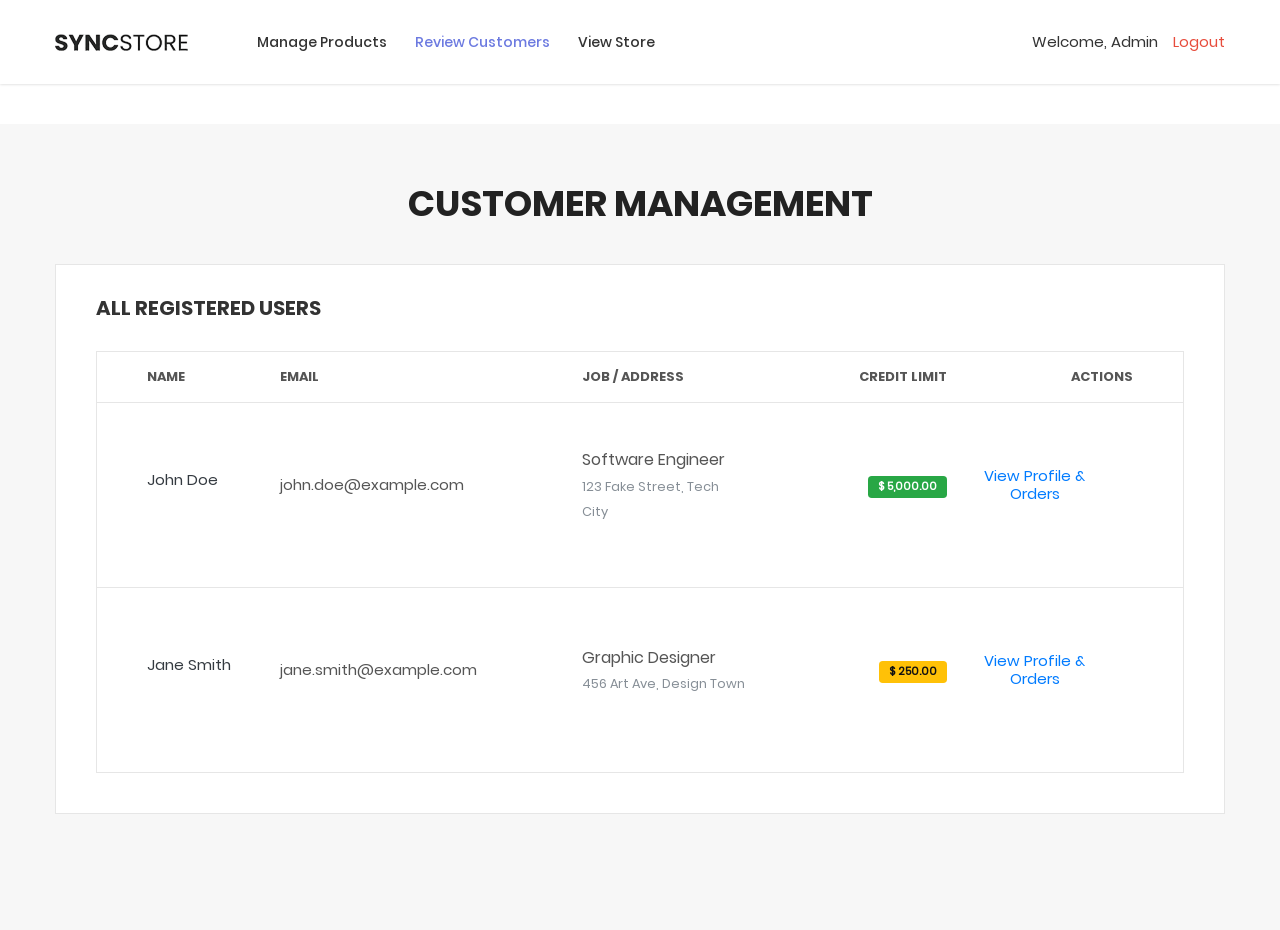
<file: src/main/webapp/admin-customers.html>
<!DOCTYPE html>
<html lang="en">

<head>
    <title>Admin - Review Customers</title>
    <meta charset="UTF-8">
    <meta name="viewport" content="width=device-width, initial-scale=1">
    <link rel="icon" type="image/png" href="images/icons/favicon.png" />
    <link rel="stylesheet" type="text/css" href="vendor/bootstrap/css/bootstrap.min.css">
    <link rel="stylesheet" type="text/css" href="fonts/font-awesome-4.7.0/css/font-awesome.min.css">
    <link rel="stylesheet" type="text/css" href="fonts/iconic/css/material-design-iconic-font.min.css">
    <link rel="stylesheet" type="text/css" href="fonts/linearicons-v1.0.0/icon-font.min.css">
    <link rel="stylesheet" type="text/css" href="vendor/animate/animate.css">
    <link rel="stylesheet" type="text/css" href="vendor/css-hamburgers/hamburgers.min.css">
    <link rel="stylesheet" type="text/css" href="vendor/animsition/css/animsition.min.css">
    <link rel="stylesheet" type="text/css" href="vendor/perfect-scrollbar/perfect-scrollbar.css">
    <link rel="stylesheet" type="text/css" href="css/util.css">
    <link rel="stylesheet" type="text/css" href="css/main.css">
</head>

<body class="animsition">

    <!-- Header -->
    <header class="header-v4">
        <div class="container-menu-desktop">

            <div class="wrap-menu-desktop how-shadow1">
                <nav class="limiter-menu-desktop container">
                    <a href="index.html" class="logo">
                        <img src="images/icons/logo-01.png" alt="IMG-LOGO">
                    </a>

                    <div class="menu-desktop">
                        <ul class="main-menu">
                            <li><a href="admin-products.html">Manage Products</a></li>
                            <li class="active-menu"><a href="admin-customers.html">Review Customers</a></li>
                            <li><a href="index.html" target="_blank">View Store</a></li>
                        </ul>
                    </div>

                    <!-- Admin Identity -->
                    <div class="wrap-icon-header flex-w flex-r-m">
                        <span class="stext-106 cl2 p-r-15" style="font-weight: 500;">Welcome, Admin</span>
                        <a href="#" onclick="logout(); return false;" class="stext-106 hov-cl1 trans-04"
                            style="color: #e74c3c;">Logout</a>
                    </div>
                </nav>
            </div>
        </div>
    </header>

    <!-- Title -->
    <div class="bg0 p-t-60 p-b-20" style="background-color: #f7f7f7;">
        <div class="container">
            <h3 class="ltext-103 cl5 txt-center">
                Customer Management
            </h3>
        </div>
    </div>

    <!-- Content page -->
    <section class="bg0 p-t-20 p-b-116" style="background-color: #f7f7f7;">
        <div class="container">
            <div class="bg0 bor10 p-t-30 p-b-40 p-lr-40 p-lr-15-sm">

                <div class="flex-w flex-sb-m p-b-30">
                    <h4 class="mtext-109 cl2">All Registered Users</h4>
                </div>

                <div class="wrap-table-shopping-cart">
                    <table class="table-shopping-cart">
                        <tr class="table_head">
                            <th class="column-1">Name</th>
                            <th class="column-2">Email</th>
                            <th class="column-3">Job / Address</th>
                            <th class="column-4">Credit Limit</th>
                            <th class="column-5">Actions</th>
                        </tr>

                        <tr class="table_row" id="cust-1">
                            <td class="column-1 text-dark" style="font-weight: 500;">John Doe</td>
                            <td class="column-2">john.doe@example.com</td>
                            <td class="column-3">Software Engineer<br><small class="text-muted">123 Fake Street, Tech
                                    City</small></td>
                            <td class="column-4">
                                <span class="badge badge-success p-lr-10 p-tb-5">$ 5,000.00</span>
                            </td>
                            <td class="column-5">
                                <button class="stext-106 cl6 hov1 bor3 trans-04 p-lr-15 p-tb-5 m-r-10 text-primary"
                                    onclick="reviewCustomer(1)">View Profile & Orders</button>
                            </td>
                        </tr>

                        <tr class="table_row" id="cust-2">
                            <td class="column-1 text-dark" style="font-weight: 500;">Jane Smith</td>
                            <td class="column-2">jane.smith@example.com</td>
                            <td class="column-3">Graphic Designer<br><small class="text-muted">456 Art Ave, Design
                                    Town</small></td>
                            <td class="column-4">
                                <span class="badge badge-warning p-lr-10 p-tb-5">$ 250.00</span>
                            </td>
                            <td class="column-5">
                                <button class="stext-106 cl6 hov1 bor3 trans-04 p-lr-15 p-tb-5 m-r-10 text-primary"
                                    onclick="reviewCustomer(2)">View Profile & Orders</button>
                            </td>
                        </tr>
                    </table>
                </div>

            </div>
        </div>
    </section>

    <!-- Modal: Review Customer -->
    <div class="wrap-modal1 js-modal-customer p-t-60 p-b-20">
        <div class="overlay-modal1 js-hide-modal-customer"></div>

        <div class="container">
            <div class="bg0 p-t-60 p-b-30 p-lr-15-lg how-pos3-parent bor10">
                <button class="how-pos3 hov3 trans-04 js-hide-modal-customer">
                    <img src="images/icons/icon-close.png" alt="CLOSE">
                </button>

                <div class="row px-5">
                    <div class="col-12">
                        <h4 class="mtext-105 cl2 txt-center p-b-20" id="modalCustomerTitle">
                            Customer Profile
                        </h4>

                        <div class="p-b-30">
                            <strong>Name:</strong> <span id="cName">John Doe</span><br>
                            <strong>Email:</strong> <span id="cEmail">john.doe@example.com</span><br>
                            <strong>Birthday:</strong> <span id="cBday">1995-05-15</span><br>
                            <strong>Job:</strong> <span id="cJob">Software Engineer</span><br>
                            <strong>Address:</strong> <span id="cAddr">123 Fake Street, NYC</span><br>
                            <strong>Interests:</strong> <span id="cInt">Tech, E-Commerce</span><br>
                            <strong>Credit Limit:</strong> <span id="cCred" class="text-success"
                                style="font-weight: bold;">$5,000.00</span>
                        </div>

                        <hr>

                        <h4 class="mtext-105 cl2 txt-center p-b-20 p-t-20">
                            Order History (Bonus Feature)
                        </h4>

                        <div class="wrap-table-shopping-cart">
                            <table class="table-shopping-cart">
                                <tr class="table_head">
                                    <th class="column-1">Order #</th>
                                    <th class="column-2">Date</th>
                                    <th class="column-3">Total Amount</th>
                                    <th class="column-4">Status</th>
                                </tr>
                                <tr class="table_row">
                                    <td class="column-1">#ORD-1092</td>
                                    <td class="column-2">2023-10-12</td>
                                    <td class="column-3">$ 58.00</td>
                                    <td class="column-4"><span class="badge badge-success">Delivered</span></td>
                                </tr>
                                <tr class="table_row">
                                    <td class="column-1">#ORD-1045</td>
                                    <td class="column-2">2023-09-05</td>
                                    <td class="column-3">$ 120.00</td>
                                    <td class="column-4"><span class="badge badge-success">Delivered</span></td>
                                </tr>
                            </table>
                        </div>

                    </div>
                </div>
            </div>
        </div>
    </div>

    <script src="vendor/jquery/jquery-3.2.1.min.js"></script>
    <script src="vendor/animsition/js/animsition.min.js"></script>
    <script src="vendor/bootstrap/js/popper.js"></script>
    <script src="vendor/bootstrap/js/bootstrap.min.js"></script>
    <script src="js/main.js"></script>
    <script>
        $('.js-hide-modal-customer').on('click', function () {
            $('.js-modal-customer').removeClass('show-modal1');
        });

        function reviewCustomer(id) {
            // Mock fetching data
            if (id === 1) {
                $('#cName').text('John Doe');
                $('#cEmail').text('john.doe@example.com');
                $('#cCred').text('$5,000.00');
            } else {
                $('#cName').text('Jane Smith');
                $('#cEmail').text('jane.smith@example.com');
                $('#cCred').text('$250.00').removeClass('text-success').addClass('text-warning');
            }
            $('.js-modal-customer').addClass('show-modal1');
        }

        function logout() {
            sessionStorage.removeItem('userRole');
            window.location.href = 'sign-in.html';
        }
    </script>
</body>

</html>
</file>
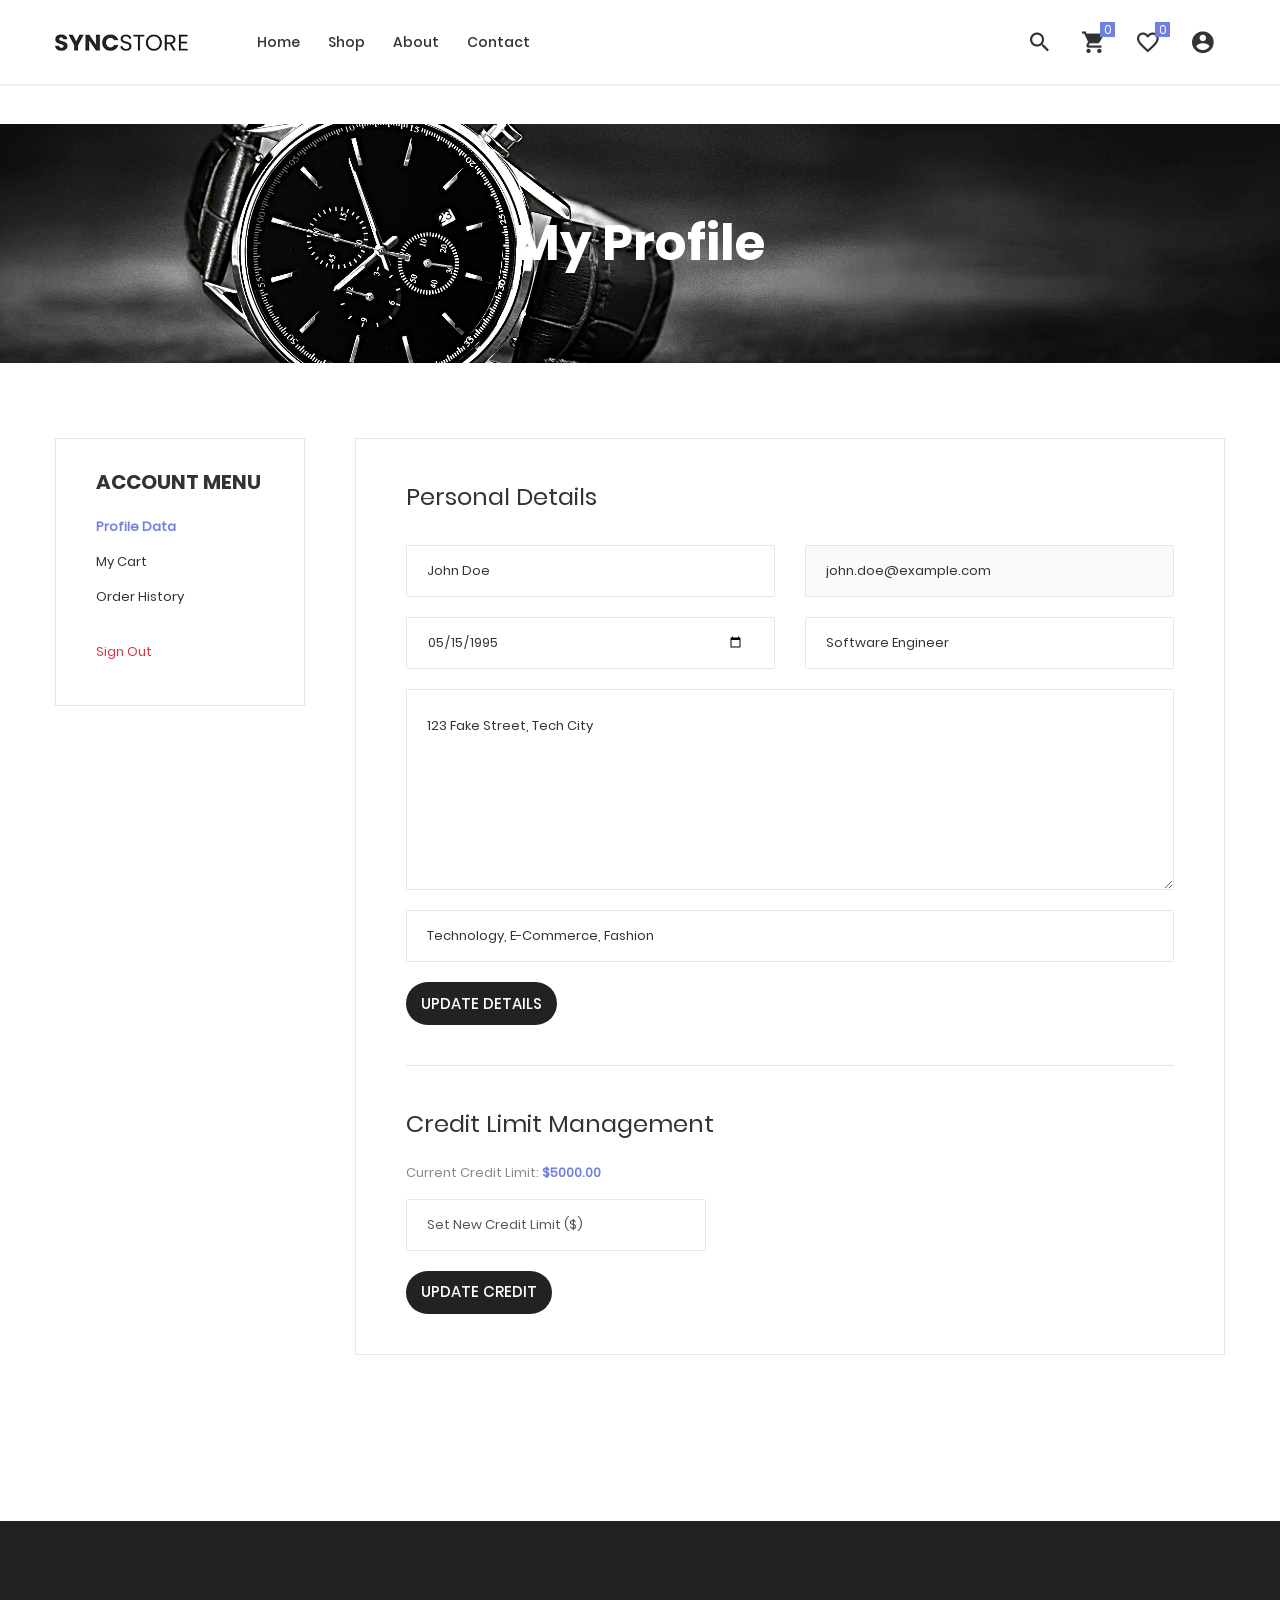
<file: src/main/webapp/profile.html>
<!DOCTYPE html>
<html lang="en">

<head>
    <title>My Profile</title>
    <meta charset="UTF-8">
    <meta name="viewport" content="width=device-width, initial-scale=1">
    <!--===============================================================================================-->
    <link rel="icon" type="image/png" href="images/icons/favicon.png" />
    <!--===============================================================================================-->
    <link rel="stylesheet" type="text/css" href="vendor/bootstrap/css/bootstrap.min.css">
    <!--===============================================================================================-->
    <link rel="stylesheet" type="text/css" href="fonts/font-awesome-4.7.0/css/font-awesome.min.css">
    <!--===============================================================================================-->
    <link rel="stylesheet" type="text/css" href="fonts/iconic/css/material-design-iconic-font.min.css">
    <!--===============================================================================================-->
    <link rel="stylesheet" type="text/css" href="fonts/linearicons-v1.0.0/icon-font.min.css">
    <!--===============================================================================================-->
    <link rel="stylesheet" type="text/css" href="vendor/animate/animate.css">
    <!--===============================================================================================-->
    <link rel="stylesheet" type="text/css" href="vendor/css-hamburgers/hamburgers.min.css">
    <!--===============================================================================================-->
    <link rel="stylesheet" type="text/css" href="vendor/animsition/css/animsition.min.css">
    <!--===============================================================================================-->
    <link rel="stylesheet" type="text/css" href="vendor/select2/select2.min.css">
    <!--===============================================================================================-->
    <link rel="stylesheet" type="text/css" href="vendor/perfect-scrollbar/perfect-scrollbar.css">
    <!--===============================================================================================-->
    <link rel="stylesheet" type="text/css" href="css/util.css">
    <link rel="stylesheet" type="text/css" href="css/main.css">
    <!--===============================================================================================-->
</head>

<body class="animsition">

    <!-- Header -->
    <header class="header-v4">
        <!-- Header desktop -->
        <div class="container-menu-desktop">

            <div class="wrap-menu-desktop how-shadow1">
                <nav class="limiter-menu-desktop container">

                    <!-- Logo desktop -->
                    <a href="index.html" class="logo">
                        <img src="images/icons/logo-01.png" alt="IMG-LOGO">
                    </a>

                    <!-- Menu desktop -->
                    <div class="menu-desktop">
                        <ul class="main-menu">
                            <li><a href="index.html">Home</a></li>
                            <li><a href="store.jsp">Shop</a></li>

                            <li><a href="about.html">About</a></li>
                            <li><a href="contact.html">Contact</a></li>
                        </ul>
                    </div>

                    <!-- Icon header -->
                    <div class="wrap-icon-header flex-w flex-r-m">
                        <div class="icon-header-item cl2 hov-cl1 trans-04 p-l-22 p-r-11 js-show-modal-search">
                            <i class="zmdi zmdi-search"></i>
                        </div>

                        <div class="icon-header-item cl2 hov-cl1 trans-04 p-l-22 p-r-11 icon-header-noti js-show-cart"
                            data-notify="0">
                            <i class="zmdi zmdi-shopping-cart"></i>
                        </div>

                        <a href="#" class="icon-header-item cl2 hov-cl1 trans-04 p-l-22 p-r-11 icon-header-noti"
                            data-notify="0">
                            <i class="zmdi zmdi-favorite-outline"></i>
                        </a>

                        <a href="profile.html" class="icon-header-item cl2 hov-cl1 trans-04 p-l-22 p-r-11">
                            <i class="zmdi zmdi-account-circle"></i>
                        </a>
                    </div>
                </nav>
            </div>
        </div>

        <!-- Header Mobile -->
        <div class="wrap-header-mobile">
            <!-- Logo mobile -->
            <div class="logo-mobile">
                <a href="index.html"><img src="images/icons/logo-01.png" alt="IMG-LOGO"></a>
            </div>

            <!-- Icon header -->
            <div class="wrap-icon-header flex-w flex-r-m m-r-15">
                <div class="icon-header-item cl2 hov-cl1 trans-04 p-r-11 js-show-modal-search">
                    <i class="zmdi zmdi-search"></i>
                </div>

                <div class="icon-header-item cl2 hov-cl1 trans-04 p-r-11 p-l-10 icon-header-noti js-show-cart"
                    data-notify="0">
                    <i class="zmdi zmdi-shopping-cart"></i>
                </div>

                <a href="#" class="dis-block icon-header-item cl2 hov-cl1 trans-04 p-r-11 p-l-10 icon-header-noti"
                    data-notify="0">
                    <i class="zmdi zmdi-favorite-outline"></i>
                </a>

                <a href="profile.html" class="dis-block icon-header-item cl2 hov-cl1 trans-04 p-r-11 p-l-10">
                    <i class="zmdi zmdi-account-circle"></i>
                </a>
            </div>

            <!-- Button show menu -->
            <div class="btn-show-menu-mobile hamburger hamburger--squeeze">
                <span class="hamburger-box">
                    <span class="hamburger-inner"></span>
                </span>
            </div>
        </div>

        <!-- Menu Mobile -->
        <div class="menu-mobile">
            <ul class="main-menu-m">
                <li><a href="index.html">Home</a></li>
                <li><a href="store.jsp">Shop</a></li>

                <li><a href="about.html">About</a></li>
                <li><a href="contact.html">Contact</a></li>
            </ul>
        </div>

        <!-- Modal Search -->
        <div class="modal-search-header flex-c-m trans-04 js-hide-modal-search">
            <div class="container-search-header">
                <button class="flex-c-m btn-hide-modal-search trans-04 js-hide-modal-search">
                    <img src="images/icons/icon-close2.png" alt="CLOSE">
                </button>

                <form class="wrap-search-header flex-w p-l-15">
                    <button class="flex-c-m trans-04">
                        <i class="zmdi zmdi-search"></i>
                    </button>
                    <input class="plh3" type="text" name="search" placeholder="Search...">
                </form>
            </div>
        </div>
    </header>

    <!-- Title page -->
    <section class="bg-img1 txt-center p-lr-15 p-tb-92" style="background-image: url('images/bg-01.jpg');">
        <h2 class="ltext-105 cl0 txt-center">
            My Profile
        </h2>
    </section>

    <!-- Content page -->
    <section class="bg0 p-t-75 p-b-116">
        <div class="container">
            <div class="row">
                <div class="col-md-4 col-lg-3 p-b-50">
                    <!-- Sidebar -->
                    <div class="bor10 p-lr-40 p-t-30 p-b-40 m-r-20 m-r-0-sm">
                        <h4 class="mtext-109 cl2 p-b-20">Account Menu</h4>
                        <ul>
                            <li class="p-b-10"><a href="#" class="stext-107 cl2 hov-cl1 trans-04"
                                    style="font-weight: bold; color: #717fe0;">Profile Data</a></li>
                            <li class="p-b-10"><a href="shopping-cart.jsp" class="stext-107 cl2 hov-cl1 trans-04">My
                                    Cart</a></li>
                            <li class="p-b-10"><a href="#" class="stext-107 cl2 hov-cl1 trans-04">Order History</a></li>
                            <li class="p-t-20"><a href="#" onclick="logout(); return false;"
                                    class="stext-107 cl2 hov-cl1 trans-04 text-danger">Sign Out</a></li>
                        </ul>
                    </div>
                </div>

                <div class="col-md-8 col-lg-9 p-b-50">
                    <!-- Profile Forms -->
                    <div class="bor10 p-lr-50 p-t-40 p-b-40 p-lr-15-sm">

                        <!-- Edit Profile Form -->
                        <form id="profileForm"
                            onsubmit="event.preventDefault(); alert('Profile Updated Successfully!');">
                            <h4 class="mtext-105 cl2 p-b-30">
                                Personal Details
                            </h4>

                            <div class="row">
                                <div class="col-sm-6 p-b-20">
                                    <div class="bor8 how-pos4-parent">
                                        <input class="stext-111 cl2 plh3 size-116 p-l-20 p-r-30" type="text" name="name"
                                            value="John Doe" required>
                                    </div>
                                </div>
                                <div class="col-sm-6 p-b-20">
                                    <div class="bor8 how-pos4-parent">
                                        <input class="stext-111 cl2 plh3 size-116 p-l-20 p-r-30" type="email"
                                            name="email" value="john.doe@example.com" disabled>
                                    </div>
                                </div>
                                <div class="col-sm-6 p-b-20">
                                    <div class="bor8 how-pos4-parent">
                                        <input class="stext-111 cl2 plh3 size-116 p-l-20 p-r-30" type="date"
                                            name="birthday" value="1995-05-15" required>
                                    </div>
                                </div>
                                <div class="col-sm-6 p-b-20">
                                    <div class="bor8 how-pos4-parent">
                                        <input class="stext-111 cl2 plh3 size-116 p-l-20 p-r-30" type="text" name="job"
                                            value="Software Engineer" required>
                                    </div>
                                </div>
                                <div class="col-12 p-b-20">
                                    <div class="bor8">
                                        <textarea class="stext-111 cl2 plh3 size-120 p-lr-20 p-tb-25" name="address"
                                            required>123 Fake Street, Tech City</textarea>
                                    </div>
                                </div>
                                <div class="col-12 p-b-20">
                                    <div class="bor8 how-pos4-parent">
                                        <input class="stext-111 cl2 plh3 size-116 p-l-20 p-r-30" type="text"
                                            name="interests" value="Technology, E-Commerce, Fashion">
                                    </div>
                                </div>
                            </div>

                            <button type="submit"
                                class="flex-c-m stext-101 cl0 size-112 bg3 bor1 hov-btn3 p-lr-15 trans-04 pointer">
                                Update Details
                            </button>
                        </form>

                        <hr class="m-tb-40">

                        <!-- Update Credit Limit Form -->
                        <form id="creditLimitForm" onsubmit="return updateCredit(event)">
                            <h4 class="mtext-105 cl2 p-b-20">
                                Credit Limit Management
                            </h4>
                            <p class="stext-111 cl6 p-b-15">Current Credit Limit: <span id="currentCredit"
                                    style="font-weight:bold; color: #717fe0;">$5000.00</span></p>

                            <div class="bor8 m-b-20" style="max-width: 300px;">
                                <input class="stext-111 cl2 plh3 size-116 p-l-20 p-r-30" type="number" id="newCredit"
                                    name="newCredit" placeholder="Set New Credit Limit ($)" required min="0">
                            </div>

                            <button type="submit"
                                class="flex-c-m stext-101 cl0 size-112 bg3 bor1 hov-btn3 p-lr-15 trans-04 pointer"
                                style="max-width: 200px;">
                                Update Credit
                            </button>
                        </form>

                    </div>
                </div>
            </div>
        </div>
    </section>

    <!-- Footer -->
    <footer class="bg3 p-t-75 p-b-32">
        <!-- ... minimalist footer omitted for brevity ... -->
    </footer>

    <!--===============================================================================================-->
    <script src="vendor/jquery/jquery-3.2.1.min.js"></script>
    <script src="vendor/animsition/js/animsition.min.js"></script>
    <script src="vendor/bootstrap/js/popper.js"></script>
    <script src="vendor/bootstrap/js/bootstrap.min.js"></script>
    <script src="js/main.js"></script>
    <script>
        // Set mock credit initially
        if (!localStorage.getItem('userCredit')) {
            localStorage.setItem('userCredit', 5000.00);
        }
        $('#currentCredit').text('$' + parseFloat(localStorage.getItem('userCredit')).toFixed(2));

        function updateCredit(e) {
            e.preventDefault();
            const newCredit = $('#newCredit').val();
            localStorage.setItem('userCredit', newCredit);
            $('#currentCredit').text('$' + parseFloat(newCredit).toFixed(2));
            $('#newCredit').val('');
            alert('Credit limit updated to $' + newCredit);
            return false;
        }

        function logout() {
            sessionStorage.removeItem('userRole');
            alert('Logged out successfully');
            window.location.href = 'index.html';
        }
    </script>
</body>

</html>
</file>
<file: src/main/webapp/vendor/perfect-scrollbar/perfect-scrollbar.css>
/*
 * Container style
 */
.ps {
  overflow: hidden !important;
  overflow-anchor: none;
  -ms-overflow-style: none;
  touch-action: auto;
  -ms-touch-action: auto;
}

/*
 * Scrollbar rail styles
 */
.ps__rail-x {
  display: none;
  opacity: 0;
  transition: background-color .2s linear, opacity .2s linear;
  -webkit-transition: background-color .2s linear, opacity .2s linear;
  height: 15px;
  /* there must be 'bottom' or 'top' for ps__rail-x */
  bottom: 0px;
  /* please don't change 'position' */
  position: absolute;
}

.ps__rail-y {
  display: none;
  opacity: 0;
  transition: background-color .2s linear, opacity .2s linear;
  -webkit-transition: background-color .2s linear, opacity .2s linear;
  width: 15px;
  /* there must be 'right' or 'left' for ps__rail-y */
  right: 0;
  /* please don't change 'position' */
  position: absolute;
}

.ps--active-x > .ps__rail-x,
.ps--active-y > .ps__rail-y {
  display: block;
  background-color: transparent;
}

.ps:hover > .ps__rail-x,
.ps:hover > .ps__rail-y,
.ps--focus > .ps__rail-x,
.ps--focus > .ps__rail-y,
.ps--scrolling-x > .ps__rail-x,
.ps--scrolling-y > .ps__rail-y {
  opacity: 0.6;
}

.ps__rail-x:hover,
.ps__rail-y:hover,
.ps__rail-x:focus,
.ps__rail-y:focus {
  background-color: #eee;
  opacity: 0.9;
}

/*
 * Scrollbar thumb styles
 */
.ps__thumb-x {
  background-color: #aaa;
  border-radius: 6px;
  transition: background-color .2s linear, height .2s ease-in-out;
  -webkit-transition: background-color .2s linear, height .2s ease-in-out;
  height: 6px;
  /* there must be 'bottom' for ps__thumb-x */
  bottom: 2px;
  /* please don't change 'position' */
  position: absolute;
}

.ps__thumb-y {
  background-color: #aaa;
  border-radius: 6px;
  transition: background-color .2s linear, width .2s ease-in-out;
  -webkit-transition: background-color .2s linear, width .2s ease-in-out;
  width: 6px;
  /* there must be 'right' for ps__thumb-y */
  right: 2px;
  /* please don't change 'position' */
  position: absolute;
}

.ps__rail-x:hover > .ps__thumb-x,
.ps__rail-x:focus > .ps__thumb-x {
  background-color: #999;
  height: 11px;
}

.ps__rail-y:hover > .ps__thumb-y,
.ps__rail-y:focus > .ps__thumb-y {
  background-color: #999;
  width: 11px;
}

/* MS supports */
@supports (-ms-overflow-style: none) {
  .ps {
    overflow: auto !important;
  }
}

@media screen and (-ms-high-contrast: active), (-ms-high-contrast: none) {
  .ps {
    overflow: auto !important;
  }
}
</file>
<file: src/main/webapp/css/util.css>
/*//////////////////////////////////////////////////////////////////
[ REBOOT ]*/
*, *:before, *:after {
	margin: 0px; 
	padding: 0px; 
	-webkit-box-sizing: border-box;
	-moz-box-sizing: border-box;
	box-sizing: border-box;
}

body, html {
	font-family: Arial, sans-serif;
	font-size: 15px;
	color: #666666;

	height: 100%;
	background-color: #fff;
	-webkit-box-sizing: border-box;
	-moz-box-sizing: border-box;
	box-sizing: border-box;
}

/*---------------------------------------------*/
a:focus {outline: none;}
a:hover {text-decoration: none;}

/*---------------------------------------------*/
h1,h2,h3,h4,h5,h6,p {margin: 0px;}

ul, li {
	margin: 0px;
	list-style-type: none;
}


/*---------------------------------------------*/
input, textarea, label {
	display: block;
	outline: none;
	border: none;
}

/*---------------------------------------------*/
button {
	outline: none;
	border: none;
	background: transparent;
	cursor: pointer;
}

button:focus {outline: none;}

iframe {border: none;}


/*//////////////////////////////////////////////////////////////////
[ FONT SIZE ]*/
.fs-1 {font-size: 1px;}
.fs-2 {font-size: 2px;}
.fs-3 {font-size: 3px;}
.fs-4 {font-size: 4px;}
.fs-5 {font-size: 5px;}
.fs-6 {font-size: 6px;}
.fs-7 {font-size: 7px;}
.fs-8 {font-size: 8px;}
.fs-9 {font-size: 9px;}
.fs-10 {font-size: 10px;}
.fs-11 {font-size: 11px;}
.fs-12 {font-size: 12px;}
.fs-13 {font-size: 13px;}
.fs-14 {font-size: 14px;}
.fs-15 {font-size: 15px;}
.fs-16 {font-size: 16px;}
.fs-17 {font-size: 17px;}
.fs-18 {font-size: 18px;}
.fs-19 {font-size: 19px;}
.fs-20 {font-size: 20px;}
.fs-21 {font-size: 21px;}
.fs-22 {font-size: 22px;}
.fs-23 {font-size: 23px;}
.fs-24 {font-size: 24px;}
.fs-25 {font-size: 25px;}
.fs-26 {font-size: 26px;}
.fs-27 {font-size: 27px;}
.fs-28 {font-size: 28px;}
.fs-29 {font-size: 29px;}
.fs-30 {font-size: 30px;}
.fs-31 {font-size: 31px;}
.fs-32 {font-size: 32px;}
.fs-33 {font-size: 33px;}
.fs-34 {font-size: 34px;}
.fs-35 {font-size: 35px;}
.fs-36 {font-size: 36px;}
.fs-37 {font-size: 37px;}
.fs-38 {font-size: 38px;}
.fs-39 {font-size: 39px;}
.fs-40 {font-size: 40px;}
.fs-41 {font-size: 41px;}
.fs-42 {font-size: 42px;}
.fs-43 {font-size: 43px;}
.fs-44 {font-size: 44px;}
.fs-45 {font-size: 45px;}
.fs-46 {font-size: 46px;}
.fs-47 {font-size: 47px;}
.fs-48 {font-size: 48px;}
.fs-49 {font-size: 49px;}
.fs-50 {font-size: 50px;}
.fs-51 {font-size: 51px;}
.fs-52 {font-size: 52px;}
.fs-53 {font-size: 53px;}
.fs-54 {font-size: 54px;}
.fs-55 {font-size: 55px;}
.fs-56 {font-size: 56px;}
.fs-57 {font-size: 57px;}
.fs-58 {font-size: 58px;}
.fs-59 {font-size: 59px;}
.fs-60 {font-size: 60px;}
.fs-61 {font-size: 61px;}
.fs-62 {font-size: 62px;}
.fs-63 {font-size: 63px;}
.fs-64 {font-size: 64px;}
.fs-65 {font-size: 65px;}
.fs-66 {font-size: 66px;}
.fs-67 {font-size: 67px;}
.fs-68 {font-size: 68px;}
.fs-69 {font-size: 69px;}
.fs-70 {font-size: 70px;}
.fs-71 {font-size: 71px;}
.fs-72 {font-size: 72px;}
.fs-73 {font-size: 73px;}
.fs-74 {font-size: 74px;}
.fs-75 {font-size: 75px;}
.fs-76 {font-size: 76px;}
.fs-77 {font-size: 77px;}
.fs-78 {font-size: 78px;}
.fs-79 {font-size: 79px;}
.fs-80 {font-size: 80px;}
.fs-81 {font-size: 81px;}
.fs-82 {font-size: 82px;}
.fs-83 {font-size: 83px;}
.fs-84 {font-size: 84px;}
.fs-85 {font-size: 85px;}
.fs-86 {font-size: 86px;}
.fs-87 {font-size: 87px;}
.fs-88 {font-size: 88px;}
.fs-89 {font-size: 89px;}
.fs-90 {font-size: 90px;}
.fs-91 {font-size: 91px;}
.fs-92 {font-size: 92px;}
.fs-93 {font-size: 93px;}
.fs-94 {font-size: 94px;}
.fs-95 {font-size: 95px;}
.fs-96 {font-size: 96px;}
.fs-97 {font-size: 97px;}
.fs-98 {font-size: 98px;}
.fs-99 {font-size: 99px;}
.fs-100 {font-size: 100px;}
.fs-101 {font-size: 101px;}
.fs-102 {font-size: 102px;}
.fs-103 {font-size: 103px;}
.fs-104 {font-size: 104px;}
.fs-105 {font-size: 105px;}
.fs-106 {font-size: 106px;}
.fs-107 {font-size: 107px;}
.fs-108 {font-size: 108px;}
.fs-109 {font-size: 109px;}
.fs-110 {font-size: 110px;}
.fs-111 {font-size: 111px;}
.fs-112 {font-size: 112px;}
.fs-113 {font-size: 113px;}
.fs-114 {font-size: 114px;}
.fs-115 {font-size: 115px;}
.fs-116 {font-size: 116px;}
.fs-117 {font-size: 117px;}
.fs-118 {font-size: 118px;}
.fs-119 {font-size: 119px;}
.fs-120 {font-size: 120px;}
.fs-121 {font-size: 121px;}
.fs-122 {font-size: 122px;}
.fs-123 {font-size: 123px;}
.fs-124 {font-size: 124px;}
.fs-125 {font-size: 125px;}
.fs-126 {font-size: 126px;}
.fs-127 {font-size: 127px;}
.fs-128 {font-size: 128px;}
.fs-129 {font-size: 129px;}
.fs-130 {font-size: 130px;}
.fs-131 {font-size: 131px;}
.fs-132 {font-size: 132px;}
.fs-133 {font-size: 133px;}
.fs-134 {font-size: 134px;}
.fs-135 {font-size: 135px;}
.fs-136 {font-size: 136px;}
.fs-137 {font-size: 137px;}
.fs-138 {font-size: 138px;}
.fs-139 {font-size: 139px;}
.fs-140 {font-size: 140px;}
.fs-141 {font-size: 141px;}
.fs-142 {font-size: 142px;}
.fs-143 {font-size: 143px;}
.fs-144 {font-size: 144px;}
.fs-145 {font-size: 145px;}
.fs-146 {font-size: 146px;}
.fs-147 {font-size: 147px;}
.fs-148 {font-size: 148px;}
.fs-149 {font-size: 149px;}
.fs-150 {font-size: 150px;}
.fs-151 {font-size: 151px;}
.fs-152 {font-size: 152px;}
.fs-153 {font-size: 153px;}
.fs-154 {font-size: 154px;}
.fs-155 {font-size: 155px;}
.fs-156 {font-size: 156px;}
.fs-157 {font-size: 157px;}
.fs-158 {font-size: 158px;}
.fs-159 {font-size: 159px;}
.fs-160 {font-size: 160px;}
.fs-161 {font-size: 161px;}
.fs-162 {font-size: 162px;}
.fs-163 {font-size: 163px;}
.fs-164 {font-size: 164px;}
.fs-165 {font-size: 165px;}
.fs-166 {font-size: 166px;}
.fs-167 {font-size: 167px;}
.fs-168 {font-size: 168px;}
.fs-169 {font-size: 169px;}
.fs-170 {font-size: 170px;}
.fs-171 {font-size: 171px;}
.fs-172 {font-size: 172px;}
.fs-173 {font-size: 173px;}
.fs-174 {font-size: 174px;}
.fs-175 {font-size: 175px;}
.fs-176 {font-size: 176px;}
.fs-177 {font-size: 177px;}
.fs-178 {font-size: 178px;}
.fs-179 {font-size: 179px;}
.fs-180 {font-size: 180px;}
.fs-181 {font-size: 181px;}
.fs-182 {font-size: 182px;}
.fs-183 {font-size: 183px;}
.fs-184 {font-size: 184px;}
.fs-185 {font-size: 185px;}
.fs-186 {font-size: 186px;}
.fs-187 {font-size: 187px;}
.fs-188 {font-size: 188px;}
.fs-189 {font-size: 189px;}
.fs-190 {font-size: 190px;}
.fs-191 {font-size: 191px;}
.fs-192 {font-size: 192px;}
.fs-193 {font-size: 193px;}
.fs-194 {font-size: 194px;}
.fs-195 {font-size: 195px;}
.fs-196 {font-size: 196px;}
.fs-197 {font-size: 197px;}
.fs-198 {font-size: 198px;}
.fs-199 {font-size: 199px;}
.fs-200 {font-size: 200px;}

/*//////////////////////////////////////////////////////////////////
[ PADDING ]*/
.p-t-0, .p-tb-0, .p-all-0 {padding-top: 0px;}
.p-t-1, .p-tb-1, .p-all-1 {padding-top: 1px;}
.p-t-2, .p-tb-2, .p-all-2 {padding-top: 2px;}
.p-t-3, .p-tb-3, .p-all-3 {padding-top: 3px;}
.p-t-4, .p-tb-4, .p-all-4 {padding-top: 4px;}
.p-t-5, .p-tb-5, .p-all-5 {padding-top: 5px;}
.p-t-6, .p-tb-6, .p-all-6 {padding-top: 6px;}
.p-t-7, .p-tb-7, .p-all-7 {padding-top: 7px;}
.p-t-8, .p-tb-8, .p-all-8 {padding-top: 8px;}
.p-t-9, .p-tb-9, .p-all-9 {padding-top: 9px;}
.p-t-10, .p-tb-10, .p-all-10 {padding-top: 10px;}
.p-t-11, .p-tb-11, .p-all-11 {padding-top: 11px;}
.p-t-12, .p-tb-12, .p-all-12 {padding-top: 12px;}
.p-t-13, .p-tb-13, .p-all-13 {padding-top: 13px;}
.p-t-14, .p-tb-14, .p-all-14 {padding-top: 14px;}
.p-t-15, .p-tb-15, .p-all-15 {padding-top: 15px;}
.p-t-16, .p-tb-16, .p-all-16 {padding-top: 16px;}
.p-t-17, .p-tb-17, .p-all-17 {padding-top: 17px;}
.p-t-18, .p-tb-18, .p-all-18 {padding-top: 18px;}
.p-t-19, .p-tb-19, .p-all-19 {padding-top: 19px;}
.p-t-20, .p-tb-20, .p-all-20 {padding-top: 20px;}
.p-t-21, .p-tb-21, .p-all-21 {padding-top: 21px;}
.p-t-22, .p-tb-22, .p-all-22 {padding-top: 22px;}
.p-t-23, .p-tb-23, .p-all-23 {padding-top: 23px;}
.p-t-24, .p-tb-24, .p-all-24 {padding-top: 24px;}
.p-t-25, .p-tb-25, .p-all-25 {padding-top: 25px;}
.p-t-26, .p-tb-26, .p-all-26 {padding-top: 26px;}
.p-t-27, .p-tb-27, .p-all-27 {padding-top: 27px;}
.p-t-28, .p-tb-28, .p-all-28 {padding-top: 28px;}
.p-t-29, .p-tb-29, .p-all-29 {padding-top: 29px;}
.p-t-30, .p-tb-30, .p-all-30 {padding-top: 30px;}
.p-t-31, .p-tb-31, .p-all-31 {padding-top: 31px;}
.p-t-32, .p-tb-32, .p-all-32 {padding-top: 32px;}
.p-t-33, .p-tb-33, .p-all-33 {padding-top: 33px;}
.p-t-34, .p-tb-34, .p-all-34 {padding-top: 34px;}
.p-t-35, .p-tb-35, .p-all-35 {padding-top: 35px;}
.p-t-36, .p-tb-36, .p-all-36 {padding-top: 36px;}
.p-t-37, .p-tb-37, .p-all-37 {padding-top: 37px;}
.p-t-38, .p-tb-38, .p-all-38 {padding-top: 38px;}
.p-t-39, .p-tb-39, .p-all-39 {padding-top: 39px;}
.p-t-40, .p-tb-40, .p-all-40 {padding-top: 40px;}
.p-t-41, .p-tb-41, .p-all-41 {padding-top: 41px;}
.p-t-42, .p-tb-42, .p-all-42 {padding-top: 42px;}
.p-t-43, .p-tb-43, .p-all-43 {padding-top: 43px;}
.p-t-44, .p-tb-44, .p-all-44 {padding-top: 44px;}
.p-t-45, .p-tb-45, .p-all-45 {padding-top: 45px;}
.p-t-46, .p-tb-46, .p-all-46 {padding-top: 46px;}
.p-t-47, .p-tb-47, .p-all-47 {padding-top: 47px;}
.p-t-48, .p-tb-48, .p-all-48 {padding-top: 48px;}
.p-t-49, .p-tb-49, .p-all-49 {padding-top: 49px;}
.p-t-50, .p-tb-50, .p-all-50 {padding-top: 50px;}
.p-t-51, .p-tb-51, .p-all-51 {padding-top: 51px;}
.p-t-52, .p-tb-52, .p-all-52 {padding-top: 52px;}
.p-t-53, .p-tb-53, .p-all-53 {padding-top: 53px;}
.p-t-54, .p-tb-54, .p-all-54 {padding-top: 54px;}
.p-t-55, .p-tb-55, .p-all-55 {padding-top: 55px;}
.p-t-56, .p-tb-56, .p-all-56 {padding-top: 56px;}
.p-t-57, .p-tb-57, .p-all-57 {padding-top: 57px;}
.p-t-58, .p-tb-58, .p-all-58 {padding-top: 58px;}
.p-t-59, .p-tb-59, .p-all-59 {padding-top: 59px;}
.p-t-60, .p-tb-60, .p-all-60 {padding-top: 60px;}
.p-t-61, .p-tb-61, .p-all-61 {padding-top: 61px;}
.p-t-62, .p-tb-62, .p-all-62 {padding-top: 62px;}
.p-t-63, .p-tb-63, .p-all-63 {padding-top: 63px;}
.p-t-64, .p-tb-64, .p-all-64 {padding-top: 64px;}
.p-t-65, .p-tb-65, .p-all-65 {padding-top: 65px;}
.p-t-66, .p-tb-66, .p-all-66 {padding-top: 66px;}
.p-t-67, .p-tb-67, .p-all-67 {padding-top: 67px;}
.p-t-68, .p-tb-68, .p-all-68 {padding-top: 68px;}
.p-t-69, .p-tb-69, .p-all-69 {padding-top: 69px;}
.p-t-70, .p-tb-70, .p-all-70 {padding-top: 70px;}
.p-t-71, .p-tb-71, .p-all-71 {padding-top: 71px;}
.p-t-72, .p-tb-72, .p-all-72 {padding-top: 72px;}
.p-t-73, .p-tb-73, .p-all-73 {padding-top: 73px;}
.p-t-74, .p-tb-74, .p-all-74 {padding-top: 74px;}
.p-t-75, .p-tb-75, .p-all-75 {padding-top: 75px;}
.p-t-76, .p-tb-76, .p-all-76 {padding-top: 76px;}
.p-t-77, .p-tb-77, .p-all-77 {padding-top: 77px;}
.p-t-78, .p-tb-78, .p-all-78 {padding-top: 78px;}
.p-t-79, .p-tb-79, .p-all-79 {padding-top: 79px;}
.p-t-80, .p-tb-80, .p-all-80 {padding-top: 80px;}
.p-t-81, .p-tb-81, .p-all-81 {padding-top: 81px;}
.p-t-82, .p-tb-82, .p-all-82 {padding-top: 82px;}
.p-t-83, .p-tb-83, .p-all-83 {padding-top: 83px;}
.p-t-84, .p-tb-84, .p-all-84 {padding-top: 84px;}
.p-t-85, .p-tb-85, .p-all-85 {padding-top: 85px;}
.p-t-86, .p-tb-86, .p-all-86 {padding-top: 86px;}
.p-t-87, .p-tb-87, .p-all-87 {padding-top: 87px;}
.p-t-88, .p-tb-88, .p-all-88 {padding-top: 88px;}
.p-t-89, .p-tb-89, .p-all-89 {padding-top: 89px;}
.p-t-90, .p-tb-90, .p-all-90 {padding-top: 90px;}
.p-t-91, .p-tb-91, .p-all-91 {padding-top: 91px;}
.p-t-92, .p-tb-92, .p-all-92 {padding-top: 92px;}
.p-t-93, .p-tb-93, .p-all-93 {padding-top: 93px;}
.p-t-94, .p-tb-94, .p-all-94 {padding-top: 94px;}
.p-t-95, .p-tb-95, .p-all-95 {padding-top: 95px;}
.p-t-96, .p-tb-96, .p-all-96 {padding-top: 96px;}
.p-t-97, .p-tb-97, .p-all-97 {padding-top: 97px;}
.p-t-98, .p-tb-98, .p-all-98 {padding-top: 98px;}
.p-t-99, .p-tb-99, .p-all-99 {padding-top: 99px;}
.p-t-100, .p-tb-100, .p-all-100 {padding-top: 100px;}
.p-t-101, .p-tb-101, .p-all-101 {padding-top: 101px;}
.p-t-102, .p-tb-102, .p-all-102 {padding-top: 102px;}
.p-t-103, .p-tb-103, .p-all-103 {padding-top: 103px;}
.p-t-104, .p-tb-104, .p-all-104 {padding-top: 104px;}
.p-t-105, .p-tb-105, .p-all-105 {padding-top: 105px;}
.p-t-106, .p-tb-106, .p-all-106 {padding-top: 106px;}
.p-t-107, .p-tb-107, .p-all-107 {padding-top: 107px;}
.p-t-108, .p-tb-108, .p-all-108 {padding-top: 108px;}
.p-t-109, .p-tb-109, .p-all-109 {padding-top: 109px;}
.p-t-110, .p-tb-110, .p-all-110 {padding-top: 110px;}
.p-t-111, .p-tb-111, .p-all-111 {padding-top: 111px;}
.p-t-112, .p-tb-112, .p-all-112 {padding-top: 112px;}
.p-t-113, .p-tb-113, .p-all-113 {padding-top: 113px;}
.p-t-114, .p-tb-114, .p-all-114 {padding-top: 114px;}
.p-t-115, .p-tb-115, .p-all-115 {padding-top: 115px;}
.p-t-116, .p-tb-116, .p-all-116 {padding-top: 116px;}
.p-t-117, .p-tb-117, .p-all-117 {padding-top: 117px;}
.p-t-118, .p-tb-118, .p-all-118 {padding-top: 118px;}
.p-t-119, .p-tb-119, .p-all-119 {padding-top: 119px;}
.p-t-120, .p-tb-120, .p-all-120 {padding-top: 120px;}
.p-t-121, .p-tb-121, .p-all-121 {padding-top: 121px;}
.p-t-122, .p-tb-122, .p-all-122 {padding-top: 122px;}
.p-t-123, .p-tb-123, .p-all-123 {padding-top: 123px;}
.p-t-124, .p-tb-124, .p-all-124 {padding-top: 124px;}
.p-t-125, .p-tb-125, .p-all-125 {padding-top: 125px;}
.p-t-126, .p-tb-126, .p-all-126 {padding-top: 126px;}
.p-t-127, .p-tb-127, .p-all-127 {padding-top: 127px;}
.p-t-128, .p-tb-128, .p-all-128 {padding-top: 128px;}
.p-t-129, .p-tb-129, .p-all-129 {padding-top: 129px;}
.p-t-130, .p-tb-130, .p-all-130 {padding-top: 130px;}
.p-t-131, .p-tb-131, .p-all-131 {padding-top: 131px;}
.p-t-132, .p-tb-132, .p-all-132 {padding-top: 132px;}
.p-t-133, .p-tb-133, .p-all-133 {padding-top: 133px;}
.p-t-134, .p-tb-134, .p-all-134 {padding-top: 134px;}
.p-t-135, .p-tb-135, .p-all-135 {padding-top: 135px;}
.p-t-136, .p-tb-136, .p-all-136 {padding-top: 136px;}
.p-t-137, .p-tb-137, .p-all-137 {padding-top: 137px;}
.p-t-138, .p-tb-138, .p-all-138 {padding-top: 138px;}
.p-t-139, .p-tb-139, .p-all-139 {padding-top: 139px;}
.p-t-140, .p-tb-140, .p-all-140 {padding-top: 140px;}
.p-t-141, .p-tb-141, .p-all-141 {padding-top: 141px;}
.p-t-142, .p-tb-142, .p-all-142 {padding-top: 142px;}
.p-t-143, .p-tb-143, .p-all-143 {padding-top: 143px;}
.p-t-144, .p-tb-144, .p-all-144 {padding-top: 144px;}
.p-t-145, .p-tb-145, .p-all-145 {padding-top: 145px;}
.p-t-146, .p-tb-146, .p-all-146 {padding-top: 146px;}
.p-t-147, .p-tb-147, .p-all-147 {padding-top: 147px;}
.p-t-148, .p-tb-148, .p-all-148 {padding-top: 148px;}
.p-t-149, .p-tb-149, .p-all-149 {padding-top: 149px;}
.p-t-150, .p-tb-150, .p-all-150 {padding-top: 150px;}
.p-t-151, .p-tb-151, .p-all-151 {padding-top: 151px;}
.p-t-152, .p-tb-152, .p-all-152 {padding-top: 152px;}
.p-t-153, .p-tb-153, .p-all-153 {padding-top: 153px;}
.p-t-154, .p-tb-154, .p-all-154 {padding-top: 154px;}
.p-t-155, .p-tb-155, .p-all-155 {padding-top: 155px;}
.p-t-156, .p-tb-156, .p-all-156 {padding-top: 156px;}
.p-t-157, .p-tb-157, .p-all-157 {padding-top: 157px;}
.p-t-158, .p-tb-158, .p-all-158 {padding-top: 158px;}
.p-t-159, .p-tb-159, .p-all-159 {padding-top: 159px;}
.p-t-160, .p-tb-160, .p-all-160 {padding-top: 160px;}
.p-t-161, .p-tb-161, .p-all-161 {padding-top: 161px;}
.p-t-162, .p-tb-162, .p-all-162 {padding-top: 162px;}
.p-t-163, .p-tb-163, .p-all-163 {padding-top: 163px;}
.p-t-164, .p-tb-164, .p-all-164 {padding-top: 164px;}
.p-t-165, .p-tb-165, .p-all-165 {padding-top: 165px;}
.p-t-166, .p-tb-166, .p-all-166 {padding-top: 166px;}
.p-t-167, .p-tb-167, .p-all-167 {padding-top: 167px;}
.p-t-168, .p-tb-168, .p-all-168 {padding-top: 168px;}
.p-t-169, .p-tb-169, .p-all-169 {padding-top: 169px;}
.p-t-170, .p-tb-170, .p-all-170 {padding-top: 170px;}
.p-t-171, .p-tb-171, .p-all-171 {padding-top: 171px;}
.p-t-172, .p-tb-172, .p-all-172 {padding-top: 172px;}
.p-t-173, .p-tb-173, .p-all-173 {padding-top: 173px;}
.p-t-174, .p-tb-174, .p-all-174 {padding-top: 174px;}
.p-t-175, .p-tb-175, .p-all-175 {padding-top: 175px;}
.p-t-176, .p-tb-176, .p-all-176 {padding-top: 176px;}
.p-t-177, .p-tb-177, .p-all-177 {padding-top: 177px;}
.p-t-178, .p-tb-178, .p-all-178 {padding-top: 178px;}
.p-t-179, .p-tb-179, .p-all-179 {padding-top: 179px;}
.p-t-180, .p-tb-180, .p-all-180 {padding-top: 180px;}
.p-t-181, .p-tb-181, .p-all-181 {padding-top: 181px;}
.p-t-182, .p-tb-182, .p-all-182 {padding-top: 182px;}
.p-t-183, .p-tb-183, .p-all-183 {padding-top: 183px;}
.p-t-184, .p-tb-184, .p-all-184 {padding-top: 184px;}
.p-t-185, .p-tb-185, .p-all-185 {padding-top: 185px;}
.p-t-186, .p-tb-186, .p-all-186 {padding-top: 186px;}
.p-t-187, .p-tb-187, .p-all-187 {padding-top: 187px;}
.p-t-188, .p-tb-188, .p-all-188 {padding-top: 188px;}
.p-t-189, .p-tb-189, .p-all-189 {padding-top: 189px;}
.p-t-190, .p-tb-190, .p-all-190 {padding-top: 190px;}
.p-t-191, .p-tb-191, .p-all-191 {padding-top: 191px;}
.p-t-192, .p-tb-192, .p-all-192 {padding-top: 192px;}
.p-t-193, .p-tb-193, .p-all-193 {padding-top: 193px;}
.p-t-194, .p-tb-194, .p-all-194 {padding-top: 194px;}
.p-t-195, .p-tb-195, .p-all-195 {padding-top: 195px;}
.p-t-196, .p-tb-196, .p-all-196 {padding-top: 196px;}
.p-t-197, .p-tb-197, .p-all-197 {padding-top: 197px;}
.p-t-198, .p-tb-198, .p-all-198 {padding-top: 198px;}
.p-t-199, .p-tb-199, .p-all-199 {padding-top: 199px;}
.p-t-200, .p-tb-200, .p-all-200 {padding-top: 200px;}
.p-t-201, .p-tb-201, .p-all-201 {padding-top: 201px;}
.p-t-202, .p-tb-202, .p-all-202 {padding-top: 202px;}
.p-t-203, .p-tb-203, .p-all-203 {padding-top: 203px;}
.p-t-204, .p-tb-204, .p-all-204 {padding-top: 204px;}
.p-t-205, .p-tb-205, .p-all-205 {padding-top: 205px;}
.p-t-206, .p-tb-206, .p-all-206 {padding-top: 206px;}
.p-t-207, .p-tb-207, .p-all-207 {padding-top: 207px;}
.p-t-208, .p-tb-208, .p-all-208 {padding-top: 208px;}
.p-t-209, .p-tb-209, .p-all-209 {padding-top: 209px;}
.p-t-210, .p-tb-210, .p-all-210 {padding-top: 210px;}
.p-t-211, .p-tb-211, .p-all-211 {padding-top: 211px;}
.p-t-212, .p-tb-212, .p-all-212 {padding-top: 212px;}
.p-t-213, .p-tb-213, .p-all-213 {padding-top: 213px;}
.p-t-214, .p-tb-214, .p-all-214 {padding-top: 214px;}
.p-t-215, .p-tb-215, .p-all-215 {padding-top: 215px;}
.p-t-216, .p-tb-216, .p-all-216 {padding-top: 216px;}
.p-t-217, .p-tb-217, .p-all-217 {padding-top: 217px;}
.p-t-218, .p-tb-218, .p-all-218 {padding-top: 218px;}
.p-t-219, .p-tb-219, .p-all-219 {padding-top: 219px;}
.p-t-220, .p-tb-220, .p-all-220 {padding-top: 220px;}
.p-t-221, .p-tb-221, .p-all-221 {padding-top: 221px;}
.p-t-222, .p-tb-222, .p-all-222 {padding-top: 222px;}
.p-t-223, .p-tb-223, .p-all-223 {padding-top: 223px;}
.p-t-224, .p-tb-224, .p-all-224 {padding-top: 224px;}
.p-t-225, .p-tb-225, .p-all-225 {padding-top: 225px;}
.p-t-226, .p-tb-226, .p-all-226 {padding-top: 226px;}
.p-t-227, .p-tb-227, .p-all-227 {padding-top: 227px;}
.p-t-228, .p-tb-228, .p-all-228 {padding-top: 228px;}
.p-t-229, .p-tb-229, .p-all-229 {padding-top: 229px;}
.p-t-230, .p-tb-230, .p-all-230 {padding-top: 230px;}
.p-t-231, .p-tb-231, .p-all-231 {padding-top: 231px;}
.p-t-232, .p-tb-232, .p-all-232 {padding-top: 232px;}
.p-t-233, .p-tb-233, .p-all-233 {padding-top: 233px;}
.p-t-234, .p-tb-234, .p-all-234 {padding-top: 234px;}
.p-t-235, .p-tb-235, .p-all-235 {padding-top: 235px;}
.p-t-236, .p-tb-236, .p-all-236 {padding-top: 236px;}
.p-t-237, .p-tb-237, .p-all-237 {padding-top: 237px;}
.p-t-238, .p-tb-238, .p-all-238 {padding-top: 238px;}
.p-t-239, .p-tb-239, .p-all-239 {padding-top: 239px;}
.p-t-240, .p-tb-240, .p-all-240 {padding-top: 240px;}
.p-t-241, .p-tb-241, .p-all-241 {padding-top: 241px;}
.p-t-242, .p-tb-242, .p-all-242 {padding-top: 242px;}
.p-t-243, .p-tb-243, .p-all-243 {padding-top: 243px;}
.p-t-244, .p-tb-244, .p-all-244 {padding-top: 244px;}
.p-t-245, .p-tb-245, .p-all-245 {padding-top: 245px;}
.p-t-246, .p-tb-246, .p-all-246 {padding-top: 246px;}
.p-t-247, .p-tb-247, .p-all-247 {padding-top: 247px;}
.p-t-248, .p-tb-248, .p-all-248 {padding-top: 248px;}
.p-t-249, .p-tb-249, .p-all-249 {padding-top: 249px;}
.p-t-250, .p-tb-250, .p-all-250 {padding-top: 250px;}
.p-t-251, .p-tb-251, .p-all-251 {padding-top: 251px;}
.p-t-252, .p-tb-252, .p-all-252 {padding-top: 252px;}
.p-t-253, .p-tb-253, .p-all-253 {padding-top: 253px;}
.p-t-254, .p-tb-254, .p-all-254 {padding-top: 254px;}
.p-t-255, .p-tb-255, .p-all-255 {padding-top: 255px;}
.p-t-256, .p-tb-256, .p-all-256 {padding-top: 256px;}
.p-t-257, .p-tb-257, .p-all-257 {padding-top: 257px;}
.p-t-258, .p-tb-258, .p-all-258 {padding-top: 258px;}
.p-t-259, .p-tb-259, .p-all-259 {padding-top: 259px;}
.p-t-260, .p-tb-260, .p-all-260 {padding-top: 260px;}
.p-t-261, .p-tb-261, .p-all-261 {padding-top: 261px;}
.p-t-262, .p-tb-262, .p-all-262 {padding-top: 262px;}
.p-t-263, .p-tb-263, .p-all-263 {padding-top: 263px;}
.p-t-264, .p-tb-264, .p-all-264 {padding-top: 264px;}
.p-t-265, .p-tb-265, .p-all-265 {padding-top: 265px;}
.p-t-266, .p-tb-266, .p-all-266 {padding-top: 266px;}
.p-t-267, .p-tb-267, .p-all-267 {padding-top: 267px;}
.p-t-268, .p-tb-268, .p-all-268 {padding-top: 268px;}
.p-t-269, .p-tb-269, .p-all-269 {padding-top: 269px;}
.p-t-270, .p-tb-270, .p-all-270 {padding-top: 270px;}
.p-t-271, .p-tb-271, .p-all-271 {padding-top: 271px;}
.p-t-272, .p-tb-272, .p-all-272 {padding-top: 272px;}
.p-t-273, .p-tb-273, .p-all-273 {padding-top: 273px;}
.p-t-274, .p-tb-274, .p-all-274 {padding-top: 274px;}
.p-t-275, .p-tb-275, .p-all-275 {padding-top: 275px;}
.p-t-276, .p-tb-276, .p-all-276 {padding-top: 276px;}
.p-t-277, .p-tb-277, .p-all-277 {padding-top: 277px;}
.p-t-278, .p-tb-278, .p-all-278 {padding-top: 278px;}
.p-t-279, .p-tb-279, .p-all-279 {padding-top: 279px;}
.p-t-280, .p-tb-280, .p-all-280 {padding-top: 280px;}
.p-t-281, .p-tb-281, .p-all-281 {padding-top: 281px;}
.p-t-282, .p-tb-282, .p-all-282 {padding-top: 282px;}
.p-t-283, .p-tb-283, .p-all-283 {padding-top: 283px;}
.p-t-284, .p-tb-284, .p-all-284 {padding-top: 284px;}
.p-t-285, .p-tb-285, .p-all-285 {padding-top: 285px;}
.p-t-286, .p-tb-286, .p-all-286 {padding-top: 286px;}
.p-t-287, .p-tb-287, .p-all-287 {padding-top: 287px;}
.p-t-288, .p-tb-288, .p-all-288 {padding-top: 288px;}
.p-t-289, .p-tb-289, .p-all-289 {padding-top: 289px;}
.p-t-290, .p-tb-290, .p-all-290 {padding-top: 290px;}
.p-t-291, .p-tb-291, .p-all-291 {padding-top: 291px;}
.p-t-292, .p-tb-292, .p-all-292 {padding-top: 292px;}
.p-t-293, .p-tb-293, .p-all-293 {padding-top: 293px;}
.p-t-294, .p-tb-294, .p-all-294 {padding-top: 294px;}
.p-t-295, .p-tb-295, .p-all-295 {padding-top: 295px;}
.p-t-296, .p-tb-296, .p-all-296 {padding-top: 296px;}
.p-t-297, .p-tb-297, .p-all-297 {padding-top: 297px;}
.p-t-298, .p-tb-298, .p-all-298 {padding-top: 298px;}
.p-t-299, .p-tb-299, .p-all-299 {padding-top: 299px;}
.p-t-300, .p-tb-300, .p-all-300 {padding-top: 300px;}
.p-b-0, .p-tb-0, .p-all-0 {padding-bottom: 0px;}
.p-b-1, .p-tb-1, .p-all-1 {padding-bottom: 1px;}
.p-b-2, .p-tb-2, .p-all-2 {padding-bottom: 2px;}
.p-b-3, .p-tb-3, .p-all-3 {padding-bottom: 3px;}
.p-b-4, .p-tb-4, .p-all-4 {padding-bottom: 4px;}
.p-b-5, .p-tb-5, .p-all-5 {padding-bottom: 5px;}
.p-b-6, .p-tb-6, .p-all-6 {padding-bottom: 6px;}
.p-b-7, .p-tb-7, .p-all-7 {padding-bottom: 7px;}
.p-b-8, .p-tb-8, .p-all-8 {padding-bottom: 8px;}
.p-b-9, .p-tb-9, .p-all-9 {padding-bottom: 9px;}
.p-b-10, .p-tb-10, .p-all-10 {padding-bottom: 10px;}
.p-b-11, .p-tb-11, .p-all-11 {padding-bottom: 11px;}
.p-b-12, .p-tb-12, .p-all-12 {padding-bottom: 12px;}
.p-b-13, .p-tb-13, .p-all-13 {padding-bottom: 13px;}
.p-b-14, .p-tb-14, .p-all-14 {padding-bottom: 14px;}
.p-b-15, .p-tb-15, .p-all-15 {padding-bottom: 15px;}
.p-b-16, .p-tb-16, .p-all-16 {padding-bottom: 16px;}
.p-b-17, .p-tb-17, .p-all-17 {padding-bottom: 17px;}
.p-b-18, .p-tb-18, .p-all-18 {padding-bottom: 18px;}
.p-b-19, .p-tb-19, .p-all-19 {padding-bottom: 19px;}
.p-b-20, .p-tb-20, .p-all-20 {padding-bottom: 20px;}
.p-b-21, .p-tb-21, .p-all-21 {padding-bottom: 21px;}
.p-b-22, .p-tb-22, .p-all-22 {padding-bottom: 22px;}
.p-b-23, .p-tb-23, .p-all-23 {padding-bottom: 23px;}
.p-b-24, .p-tb-24, .p-all-24 {padding-bottom: 24px;}
.p-b-25, .p-tb-25, .p-all-25 {padding-bottom: 25px;}
.p-b-26, .p-tb-26, .p-all-26 {padding-bottom: 26px;}
.p-b-27, .p-tb-27, .p-all-27 {padding-bottom: 27px;}
.p-b-28, .p-tb-28, .p-all-28 {padding-bottom: 28px;}
.p-b-29, .p-tb-29, .p-all-29 {padding-bottom: 29px;}
.p-b-30, .p-tb-30, .p-all-30 {padding-bottom: 30px;}
.p-b-31, .p-tb-31, .p-all-31 {padding-bottom: 31px;}
.p-b-32, .p-tb-32, .p-all-32 {padding-bottom: 32px;}
.p-b-33, .p-tb-33, .p-all-33 {padding-bottom: 33px;}
.p-b-34, .p-tb-34, .p-all-34 {padding-bottom: 34px;}
.p-b-35, .p-tb-35, .p-all-35 {padding-bottom: 35px;}
.p-b-36, .p-tb-36, .p-all-36 {padding-bottom: 36px;}
.p-b-37, .p-tb-37, .p-all-37 {padding-bottom: 37px;}
.p-b-38, .p-tb-38, .p-all-38 {padding-bottom: 38px;}
.p-b-39, .p-tb-39, .p-all-39 {padding-bottom: 39px;}
.p-b-40, .p-tb-40, .p-all-40 {padding-bottom: 40px;}
.p-b-41, .p-tb-41, .p-all-41 {padding-bottom: 41px;}
.p-b-42, .p-tb-42, .p-all-42 {padding-bottom: 42px;}
.p-b-43, .p-tb-43, .p-all-43 {padding-bottom: 43px;}
.p-b-44, .p-tb-44, .p-all-44 {padding-bottom: 44px;}
.p-b-45, .p-tb-45, .p-all-45 {padding-bottom: 45px;}
.p-b-46, .p-tb-46, .p-all-46 {padding-bottom: 46px;}
.p-b-47, .p-tb-47, .p-all-47 {padding-bottom: 47px;}
.p-b-48, .p-tb-48, .p-all-48 {padding-bottom: 48px;}
.p-b-49, .p-tb-49, .p-all-49 {padding-bottom: 49px;}
.p-b-50, .p-tb-50, .p-all-50 {padding-bottom: 50px;}
.p-b-51, .p-tb-51, .p-all-51 {padding-bottom: 51px;}
.p-b-52, .p-tb-52, .p-all-52 {padding-bottom: 52px;}
.p-b-53, .p-tb-53, .p-all-53 {padding-bottom: 53px;}
.p-b-54, .p-tb-54, .p-all-54 {padding-bottom: 54px;}
.p-b-55, .p-tb-55, .p-all-55 {padding-bottom: 55px;}
.p-b-56, .p-tb-56, .p-all-56 {padding-bottom: 56px;}
.p-b-57, .p-tb-57, .p-all-57 {padding-bottom: 57px;}
.p-b-58, .p-tb-58, .p-all-58 {padding-bottom: 58px;}
.p-b-59, .p-tb-59, .p-all-59 {padding-bottom: 59px;}
.p-b-60, .p-tb-60, .p-all-60 {padding-bottom: 60px;}
.p-b-61, .p-tb-61, .p-all-61 {padding-bottom: 61px;}
.p-b-62, .p-tb-62, .p-all-62 {padding-bottom: 62px;}
.p-b-63, .p-tb-63, .p-all-63 {padding-bottom: 63px;}
.p-b-64, .p-tb-64, .p-all-64 {padding-bottom: 64px;}
.p-b-65, .p-tb-65, .p-all-65 {padding-bottom: 65px;}
.p-b-66, .p-tb-66, .p-all-66 {padding-bottom: 66px;}
.p-b-67, .p-tb-67, .p-all-67 {padding-bottom: 67px;}
.p-b-68, .p-tb-68, .p-all-68 {padding-bottom: 68px;}
.p-b-69, .p-tb-69, .p-all-69 {padding-bottom: 69px;}
.p-b-70, .p-tb-70, .p-all-70 {padding-bottom: 70px;}
.p-b-71, .p-tb-71, .p-all-71 {padding-bottom: 71px;}
.p-b-72, .p-tb-72, .p-all-72 {padding-bottom: 72px;}
.p-b-73, .p-tb-73, .p-all-73 {padding-bottom: 73px;}
.p-b-74, .p-tb-74, .p-all-74 {padding-bottom: 74px;}
.p-b-75, .p-tb-75, .p-all-75 {padding-bottom: 75px;}
.p-b-76, .p-tb-76, .p-all-76 {padding-bottom: 76px;}
.p-b-77, .p-tb-77, .p-all-77 {padding-bottom: 77px;}
.p-b-78, .p-tb-78, .p-all-78 {padding-bottom: 78px;}
.p-b-79, .p-tb-79, .p-all-79 {padding-bottom: 79px;}
.p-b-80, .p-tb-80, .p-all-80 {padding-bottom: 80px;}
.p-b-81, .p-tb-81, .p-all-81 {padding-bottom: 81px;}
.p-b-82, .p-tb-82, .p-all-82 {padding-bottom: 82px;}
.p-b-83, .p-tb-83, .p-all-83 {padding-bottom: 83px;}
.p-b-84, .p-tb-84, .p-all-84 {padding-bottom: 84px;}
.p-b-85, .p-tb-85, .p-all-85 {padding-bottom: 85px;}
.p-b-86, .p-tb-86, .p-all-86 {padding-bottom: 86px;}
.p-b-87, .p-tb-87, .p-all-87 {padding-bottom: 87px;}
.p-b-88, .p-tb-88, .p-all-88 {padding-bottom: 88px;}
.p-b-89, .p-tb-89, .p-all-89 {padding-bottom: 89px;}
.p-b-90, .p-tb-90, .p-all-90 {padding-bottom: 90px;}
.p-b-91, .p-tb-91, .p-all-91 {padding-bottom: 91px;}
.p-b-92, .p-tb-92, .p-all-92 {padding-bottom: 92px;}
.p-b-93, .p-tb-93, .p-all-93 {padding-bottom: 93px;}
.p-b-94, .p-tb-94, .p-all-94 {padding-bottom: 94px;}
.p-b-95, .p-tb-95, .p-all-95 {padding-bottom: 95px;}
.p-b-96, .p-tb-96, .p-all-96 {padding-bottom: 96px;}
.p-b-97, .p-tb-97, .p-all-97 {padding-bottom: 97px;}
.p-b-98, .p-tb-98, .p-all-98 {padding-bottom: 98px;}
.p-b-99, .p-tb-99, .p-all-99 {padding-bottom: 99px;}
.p-b-100, .p-tb-100, .p-all-100 {padding-bottom: 100px;}
.p-b-101, .p-tb-101, .p-all-101 {padding-bottom: 101px;}
.p-b-102, .p-tb-102, .p-all-102 {padding-bottom: 102px;}
.p-b-103, .p-tb-103, .p-all-103 {padding-bottom: 103px;}
.p-b-104, .p-tb-104, .p-all-104 {padding-bottom: 104px;}
.p-b-105, .p-tb-105, .p-all-105 {padding-bottom: 105px;}
.p-b-106, .p-tb-106, .p-all-106 {padding-bottom: 106px;}
.p-b-107, .p-tb-107, .p-all-107 {padding-bottom: 107px;}
.p-b-108, .p-tb-108, .p-all-108 {padding-bottom: 108px;}
.p-b-109, .p-tb-109, .p-all-109 {padding-bottom: 109px;}
.p-b-110, .p-tb-110, .p-all-110 {padding-bottom: 110px;}
.p-b-111, .p-tb-111, .p-all-111 {padding-bottom: 111px;}
.p-b-112, .p-tb-112, .p-all-112 {padding-bottom: 112px;}
.p-b-113, .p-tb-113, .p-all-113 {padding-bottom: 113px;}
.p-b-114, .p-tb-114, .p-all-114 {padding-bottom: 114px;}
.p-b-115, .p-tb-115, .p-all-115 {padding-bottom: 115px;}
.p-b-116, .p-tb-116, .p-all-116 {padding-bottom: 116px;}
.p-b-117, .p-tb-117, .p-all-117 {padding-bottom: 117px;}
.p-b-118, .p-tb-118, .p-all-118 {padding-bottom: 118px;}
.p-b-119, .p-tb-119, .p-all-119 {padding-bottom: 119px;}
.p-b-120, .p-tb-120, .p-all-120 {padding-bottom: 120px;}
.p-b-121, .p-tb-121, .p-all-121 {padding-bottom: 121px;}
.p-b-122, .p-tb-122, .p-all-122 {padding-bottom: 122px;}
.p-b-123, .p-tb-123, .p-all-123 {padding-bottom: 123px;}
.p-b-124, .p-tb-124, .p-all-124 {padding-bottom: 124px;}
.p-b-125, .p-tb-125, .p-all-125 {padding-bottom: 125px;}
.p-b-126, .p-tb-126, .p-all-126 {padding-bottom: 126px;}
.p-b-127, .p-tb-127, .p-all-127 {padding-bottom: 127px;}
.p-b-128, .p-tb-128, .p-all-128 {padding-bottom: 128px;}
.p-b-129, .p-tb-129, .p-all-129 {padding-bottom: 129px;}
.p-b-130, .p-tb-130, .p-all-130 {padding-bottom: 130px;}
.p-b-131, .p-tb-131, .p-all-131 {padding-bottom: 131px;}
.p-b-132, .p-tb-132, .p-all-132 {padding-bottom: 132px;}
.p-b-133, .p-tb-133, .p-all-133 {padding-bottom: 133px;}
.p-b-134, .p-tb-134, .p-all-134 {padding-bottom: 134px;}
.p-b-135, .p-tb-135, .p-all-135 {padding-bottom: 135px;}
.p-b-136, .p-tb-136, .p-all-136 {padding-bottom: 136px;}
.p-b-137, .p-tb-137, .p-all-137 {padding-bottom: 137px;}
.p-b-138, .p-tb-138, .p-all-138 {padding-bottom: 138px;}
.p-b-139, .p-tb-139, .p-all-139 {padding-bottom: 139px;}
.p-b-140, .p-tb-140, .p-all-140 {padding-bottom: 140px;}
.p-b-141, .p-tb-141, .p-all-141 {padding-bottom: 141px;}
.p-b-142, .p-tb-142, .p-all-142 {padding-bottom: 142px;}
.p-b-143, .p-tb-143, .p-all-143 {padding-bottom: 143px;}
.p-b-144, .p-tb-144, .p-all-144 {padding-bottom: 144px;}
.p-b-145, .p-tb-145, .p-all-145 {padding-bottom: 145px;}
.p-b-146, .p-tb-146, .p-all-146 {padding-bottom: 146px;}
.p-b-147, .p-tb-147, .p-all-147 {padding-bottom: 147px;}
.p-b-148, .p-tb-148, .p-all-148 {padding-bottom: 148px;}
.p-b-149, .p-tb-149, .p-all-149 {padding-bottom: 149px;}
.p-b-150, .p-tb-150, .p-all-150 {padding-bottom: 150px;}
.p-b-151, .p-tb-151, .p-all-151 {padding-bottom: 151px;}
.p-b-152, .p-tb-152, .p-all-152 {padding-bottom: 152px;}
.p-b-153, .p-tb-153, .p-all-153 {padding-bottom: 153px;}
.p-b-154, .p-tb-154, .p-all-154 {padding-bottom: 154px;}
.p-b-155, .p-tb-155, .p-all-155 {padding-bottom: 155px;}
.p-b-156, .p-tb-156, .p-all-156 {padding-bottom: 156px;}
.p-b-157, .p-tb-157, .p-all-157 {padding-bottom: 157px;}
.p-b-158, .p-tb-158, .p-all-158 {padding-bottom: 158px;}
.p-b-159, .p-tb-159, .p-all-159 {padding-bottom: 159px;}
.p-b-160, .p-tb-160, .p-all-160 {padding-bottom: 160px;}
.p-b-161, .p-tb-161, .p-all-161 {padding-bottom: 161px;}
.p-b-162, .p-tb-162, .p-all-162 {padding-bottom: 162px;}
.p-b-163, .p-tb-163, .p-all-163 {padding-bottom: 163px;}
.p-b-164, .p-tb-164, .p-all-164 {padding-bottom: 164px;}
.p-b-165, .p-tb-165, .p-all-165 {padding-bottom: 165px;}
.p-b-166, .p-tb-166, .p-all-166 {padding-bottom: 166px;}
.p-b-167, .p-tb-167, .p-all-167 {padding-bottom: 167px;}
.p-b-168, .p-tb-168, .p-all-168 {padding-bottom: 168px;}
.p-b-169, .p-tb-169, .p-all-169 {padding-bottom: 169px;}
.p-b-170, .p-tb-170, .p-all-170 {padding-bottom: 170px;}
.p-b-171, .p-tb-171, .p-all-171 {padding-bottom: 171px;}
.p-b-172, .p-tb-172, .p-all-172 {padding-bottom: 172px;}
.p-b-173, .p-tb-173, .p-all-173 {padding-bottom: 173px;}
.p-b-174, .p-tb-174, .p-all-174 {padding-bottom: 174px;}
.p-b-175, .p-tb-175, .p-all-175 {padding-bottom: 175px;}
.p-b-176, .p-tb-176, .p-all-176 {padding-bottom: 176px;}
.p-b-177, .p-tb-177, .p-all-177 {padding-bottom: 177px;}
.p-b-178, .p-tb-178, .p-all-178 {padding-bottom: 178px;}
.p-b-179, .p-tb-179, .p-all-179 {padding-bottom: 179px;}
.p-b-180, .p-tb-180, .p-all-180 {padding-bottom: 180px;}
.p-b-181, .p-tb-181, .p-all-181 {padding-bottom: 181px;}
.p-b-182, .p-tb-182, .p-all-182 {padding-bottom: 182px;}
.p-b-183, .p-tb-183, .p-all-183 {padding-bottom: 183px;}
.p-b-184, .p-tb-184, .p-all-184 {padding-bottom: 184px;}
.p-b-185, .p-tb-185, .p-all-185 {padding-bottom: 185px;}
.p-b-186, .p-tb-186, .p-all-186 {padding-bottom: 186px;}
.p-b-187, .p-tb-187, .p-all-187 {padding-bottom: 187px;}
.p-b-188, .p-tb-188, .p-all-188 {padding-bottom: 188px;}
.p-b-189, .p-tb-189, .p-all-189 {padding-bottom: 189px;}
.p-b-190, .p-tb-190, .p-all-190 {padding-bottom: 190px;}
.p-b-191, .p-tb-191, .p-all-191 {padding-bottom: 191px;}
.p-b-192, .p-tb-192, .p-all-192 {padding-bottom: 192px;}
.p-b-193, .p-tb-193, .p-all-193 {padding-bottom: 193px;}
.p-b-194, .p-tb-194, .p-all-194 {padding-bottom: 194px;}
.p-b-195, .p-tb-195, .p-all-195 {padding-bottom: 195px;}
.p-b-196, .p-tb-196, .p-all-196 {padding-bottom: 196px;}
.p-b-197, .p-tb-197, .p-all-197 {padding-bottom: 197px;}
.p-b-198, .p-tb-198, .p-all-198 {padding-bottom: 198px;}
.p-b-199, .p-tb-199, .p-all-199 {padding-bottom: 199px;}
.p-b-200, .p-tb-200, .p-all-200 {padding-bottom: 200px;}
.p-b-201, .p-tb-201, .p-all-201 {padding-bottom: 201px;}
.p-b-202, .p-tb-202, .p-all-202 {padding-bottom: 202px;}
.p-b-203, .p-tb-203, .p-all-203 {padding-bottom: 203px;}
.p-b-204, .p-tb-204, .p-all-204 {padding-bottom: 204px;}
.p-b-205, .p-tb-205, .p-all-205 {padding-bottom: 205px;}
.p-b-206, .p-tb-206, .p-all-206 {padding-bottom: 206px;}
.p-b-207, .p-tb-207, .p-all-207 {padding-bottom: 207px;}
.p-b-208, .p-tb-208, .p-all-208 {padding-bottom: 208px;}
.p-b-209, .p-tb-209, .p-all-209 {padding-bottom: 209px;}
.p-b-210, .p-tb-210, .p-all-210 {padding-bottom: 210px;}
.p-b-211, .p-tb-211, .p-all-211 {padding-bottom: 211px;}
.p-b-212, .p-tb-212, .p-all-212 {padding-bottom: 212px;}
.p-b-213, .p-tb-213, .p-all-213 {padding-bottom: 213px;}
.p-b-214, .p-tb-214, .p-all-214 {padding-bottom: 214px;}
.p-b-215, .p-tb-215, .p-all-215 {padding-bottom: 215px;}
.p-b-216, .p-tb-216, .p-all-216 {padding-bottom: 216px;}
.p-b-217, .p-tb-217, .p-all-217 {padding-bottom: 217px;}
.p-b-218, .p-tb-218, .p-all-218 {padding-bottom: 218px;}
.p-b-219, .p-tb-219, .p-all-219 {padding-bottom: 219px;}
.p-b-220, .p-tb-220, .p-all-220 {padding-bottom: 220px;}
.p-b-221, .p-tb-221, .p-all-221 {padding-bottom: 221px;}
.p-b-222, .p-tb-222, .p-all-222 {padding-bottom: 222px;}
.p-b-223, .p-tb-223, .p-all-223 {padding-bottom: 223px;}
.p-b-224, .p-tb-224, .p-all-224 {padding-bottom: 224px;}
.p-b-225, .p-tb-225, .p-all-225 {padding-bottom: 225px;}
.p-b-226, .p-tb-226, .p-all-226 {padding-bottom: 226px;}
.p-b-227, .p-tb-227, .p-all-227 {padding-bottom: 227px;}
.p-b-228, .p-tb-228, .p-all-228 {padding-bottom: 228px;}
.p-b-229, .p-tb-229, .p-all-229 {padding-bottom: 229px;}
.p-b-230, .p-tb-230, .p-all-230 {padding-bottom: 230px;}
.p-b-231, .p-tb-231, .p-all-231 {padding-bottom: 231px;}
.p-b-232, .p-tb-232, .p-all-232 {padding-bottom: 232px;}
.p-b-233, .p-tb-233, .p-all-233 {padding-bottom: 233px;}
.p-b-234, .p-tb-234, .p-all-234 {padding-bottom: 234px;}
.p-b-235, .p-tb-235, .p-all-235 {padding-bottom: 235px;}
.p-b-236, .p-tb-236, .p-all-236 {padding-bottom: 236px;}
.p-b-237, .p-tb-237, .p-all-237 {padding-bottom: 237px;}
.p-b-238, .p-tb-238, .p-all-238 {padding-bottom: 238px;}
.p-b-239, .p-tb-239, .p-all-239 {padding-bottom: 239px;}
.p-b-240, .p-tb-240, .p-all-240 {padding-bottom: 240px;}
.p-b-241, .p-tb-241, .p-all-241 {padding-bottom: 241px;}
.p-b-242, .p-tb-242, .p-all-242 {padding-bottom: 242px;}
.p-b-243, .p-tb-243, .p-all-243 {padding-bottom: 243px;}
.p-b-244, .p-tb-244, .p-all-244 {padding-bottom: 244px;}
.p-b-245, .p-tb-245, .p-all-245 {padding-bottom: 245px;}
.p-b-246, .p-tb-246, .p-all-246 {padding-bottom: 246px;}
.p-b-247, .p-tb-247, .p-all-247 {padding-bottom: 247px;}
.p-b-248, .p-tb-248, .p-all-248 {padding-bottom: 248px;}
.p-b-249, .p-tb-249, .p-all-249 {padding-bottom: 249px;}
.p-b-250, .p-tb-250, .p-all-250 {padding-bottom: 250px;}
.p-b-251, .p-tb-251, .p-all-251 {padding-bottom: 251px;}
.p-b-252, .p-tb-252, .p-all-252 {padding-bottom: 252px;}
.p-b-253, .p-tb-253, .p-all-253 {padding-bottom: 253px;}
.p-b-254, .p-tb-254, .p-all-254 {padding-bottom: 254px;}
.p-b-255, .p-tb-255, .p-all-255 {padding-bottom: 255px;}
.p-b-256, .p-tb-256, .p-all-256 {padding-bottom: 256px;}
.p-b-257, .p-tb-257, .p-all-257 {padding-bottom: 257px;}
.p-b-258, .p-tb-258, .p-all-258 {padding-bottom: 258px;}
.p-b-259, .p-tb-259, .p-all-259 {padding-bottom: 259px;}
.p-b-260, .p-tb-260, .p-all-260 {padding-bottom: 260px;}
.p-b-261, .p-tb-261, .p-all-261 {padding-bottom: 261px;}
.p-b-262, .p-tb-262, .p-all-262 {padding-bottom: 262px;}
.p-b-263, .p-tb-263, .p-all-263 {padding-bottom: 263px;}
.p-b-264, .p-tb-264, .p-all-264 {padding-bottom: 264px;}
.p-b-265, .p-tb-265, .p-all-265 {padding-bottom: 265px;}
.p-b-266, .p-tb-266, .p-all-266 {padding-bottom: 266px;}
.p-b-267, .p-tb-267, .p-all-267 {padding-bottom: 267px;}
.p-b-268, .p-tb-268, .p-all-268 {padding-bottom: 268px;}
.p-b-269, .p-tb-269, .p-all-269 {padding-bottom: 269px;}
.p-b-270, .p-tb-270, .p-all-270 {padding-bottom: 270px;}
.p-b-271, .p-tb-271, .p-all-271 {padding-bottom: 271px;}
.p-b-272, .p-tb-272, .p-all-272 {padding-bottom: 272px;}
.p-b-273, .p-tb-273, .p-all-273 {padding-bottom: 273px;}
.p-b-274, .p-tb-274, .p-all-274 {padding-bottom: 274px;}
.p-b-275, .p-tb-275, .p-all-275 {padding-bottom: 275px;}
.p-b-276, .p-tb-276, .p-all-276 {padding-bottom: 276px;}
.p-b-277, .p-tb-277, .p-all-277 {padding-bottom: 277px;}
.p-b-278, .p-tb-278, .p-all-278 {padding-bottom: 278px;}
.p-b-279, .p-tb-279, .p-all-279 {padding-bottom: 279px;}
.p-b-280, .p-tb-280, .p-all-280 {padding-bottom: 280px;}
.p-b-281, .p-tb-281, .p-all-281 {padding-bottom: 281px;}
.p-b-282, .p-tb-282, .p-all-282 {padding-bottom: 282px;}
.p-b-283, .p-tb-283, .p-all-283 {padding-bottom: 283px;}
.p-b-284, .p-tb-284, .p-all-284 {padding-bottom: 284px;}
.p-b-285, .p-tb-285, .p-all-285 {padding-bottom: 285px;}
.p-b-286, .p-tb-286, .p-all-286 {padding-bottom: 286px;}
.p-b-287, .p-tb-287, .p-all-287 {padding-bottom: 287px;}
.p-b-288, .p-tb-288, .p-all-288 {padding-bottom: 288px;}
.p-b-289, .p-tb-289, .p-all-289 {padding-bottom: 289px;}
.p-b-290, .p-tb-290, .p-all-290 {padding-bottom: 290px;}
.p-b-291, .p-tb-291, .p-all-291 {padding-bottom: 291px;}
.p-b-292, .p-tb-292, .p-all-292 {padding-bottom: 292px;}
.p-b-293, .p-tb-293, .p-all-293 {padding-bottom: 293px;}
.p-b-294, .p-tb-294, .p-all-294 {padding-bottom: 294px;}
.p-b-295, .p-tb-295, .p-all-295 {padding-bottom: 295px;}
.p-b-296, .p-tb-296, .p-all-296 {padding-bottom: 296px;}
.p-b-297, .p-tb-297, .p-all-297 {padding-bottom: 297px;}
.p-b-298, .p-tb-298, .p-all-298 {padding-bottom: 298px;}
.p-b-299, .p-tb-299, .p-all-299 {padding-bottom: 299px;}
.p-b-300, .p-tb-300, .p-all-300 {padding-bottom: 300px;}
.p-l-0, .p-lr-0, .p-all-0 {padding-left: 0px;}
.p-l-1, .p-lr-1, .p-all-1 {padding-left: 1px;}
.p-l-2, .p-lr-2, .p-all-2 {padding-left: 2px;}
.p-l-3, .p-lr-3, .p-all-3 {padding-left: 3px;}
.p-l-4, .p-lr-4, .p-all-4 {padding-left: 4px;}
.p-l-5, .p-lr-5, .p-all-5 {padding-left: 5px;}
.p-l-6, .p-lr-6, .p-all-6 {padding-left: 6px;}
.p-l-7, .p-lr-7, .p-all-7 {padding-left: 7px;}
.p-l-8, .p-lr-8, .p-all-8 {padding-left: 8px;}
.p-l-9, .p-lr-9, .p-all-9 {padding-left: 9px;}
.p-l-10, .p-lr-10, .p-all-10 {padding-left: 10px;}
.p-l-11, .p-lr-11, .p-all-11 {padding-left: 11px;}
.p-l-12, .p-lr-12, .p-all-12 {padding-left: 12px;}
.p-l-13, .p-lr-13, .p-all-13 {padding-left: 13px;}
.p-l-14, .p-lr-14, .p-all-14 {padding-left: 14px;}
.p-l-15, .p-lr-15, .p-all-15 {padding-left: 15px;}
.p-l-16, .p-lr-16, .p-all-16 {padding-left: 16px;}
.p-l-17, .p-lr-17, .p-all-17 {padding-left: 17px;}
.p-l-18, .p-lr-18, .p-all-18 {padding-left: 18px;}
.p-l-19, .p-lr-19, .p-all-19 {padding-left: 19px;}
.p-l-20, .p-lr-20, .p-all-20 {padding-left: 20px;}
.p-l-21, .p-lr-21, .p-all-21 {padding-left: 21px;}
.p-l-22, .p-lr-22, .p-all-22 {padding-left: 22px;}
.p-l-23, .p-lr-23, .p-all-23 {padding-left: 23px;}
.p-l-24, .p-lr-24, .p-all-24 {padding-left: 24px;}
.p-l-25, .p-lr-25, .p-all-25 {padding-left: 25px;}
.p-l-26, .p-lr-26, .p-all-26 {padding-left: 26px;}
.p-l-27, .p-lr-27, .p-all-27 {padding-left: 27px;}
.p-l-28, .p-lr-28, .p-all-28 {padding-left: 28px;}
.p-l-29, .p-lr-29, .p-all-29 {padding-left: 29px;}
.p-l-30, .p-lr-30, .p-all-30 {padding-left: 30px;}
.p-l-31, .p-lr-31, .p-all-31 {padding-left: 31px;}
.p-l-32, .p-lr-32, .p-all-32 {padding-left: 32px;}
.p-l-33, .p-lr-33, .p-all-33 {padding-left: 33px;}
.p-l-34, .p-lr-34, .p-all-34 {padding-left: 34px;}
.p-l-35, .p-lr-35, .p-all-35 {padding-left: 35px;}
.p-l-36, .p-lr-36, .p-all-36 {padding-left: 36px;}
.p-l-37, .p-lr-37, .p-all-37 {padding-left: 37px;}
.p-l-38, .p-lr-38, .p-all-38 {padding-left: 38px;}
.p-l-39, .p-lr-39, .p-all-39 {padding-left: 39px;}
.p-l-40, .p-lr-40, .p-all-40 {padding-left: 40px;}
.p-l-41, .p-lr-41, .p-all-41 {padding-left: 41px;}
.p-l-42, .p-lr-42, .p-all-42 {padding-left: 42px;}
.p-l-43, .p-lr-43, .p-all-43 {padding-left: 43px;}
.p-l-44, .p-lr-44, .p-all-44 {padding-left: 44px;}
.p-l-45, .p-lr-45, .p-all-45 {padding-left: 45px;}
.p-l-46, .p-lr-46, .p-all-46 {padding-left: 46px;}
.p-l-47, .p-lr-47, .p-all-47 {padding-left: 47px;}
.p-l-48, .p-lr-48, .p-all-48 {padding-left: 48px;}
.p-l-49, .p-lr-49, .p-all-49 {padding-left: 49px;}
.p-l-50, .p-lr-50, .p-all-50 {padding-left: 50px;}
.p-l-51, .p-lr-51, .p-all-51 {padding-left: 51px;}
.p-l-52, .p-lr-52, .p-all-52 {padding-left: 52px;}
.p-l-53, .p-lr-53, .p-all-53 {padding-left: 53px;}
.p-l-54, .p-lr-54, .p-all-54 {padding-left: 54px;}
.p-l-55, .p-lr-55, .p-all-55 {padding-left: 55px;}
.p-l-56, .p-lr-56, .p-all-56 {padding-left: 56px;}
.p-l-57, .p-lr-57, .p-all-57 {padding-left: 57px;}
.p-l-58, .p-lr-58, .p-all-58 {padding-left: 58px;}
.p-l-59, .p-lr-59, .p-all-59 {padding-left: 59px;}
.p-l-60, .p-lr-60, .p-all-60 {padding-left: 60px;}
.p-l-61, .p-lr-61, .p-all-61 {padding-left: 61px;}
.p-l-62, .p-lr-62, .p-all-62 {padding-left: 62px;}
.p-l-63, .p-lr-63, .p-all-63 {padding-left: 63px;}
.p-l-64, .p-lr-64, .p-all-64 {padding-left: 64px;}
.p-l-65, .p-lr-65, .p-all-65 {padding-left: 65px;}
.p-l-66, .p-lr-66, .p-all-66 {padding-left: 66px;}
.p-l-67, .p-lr-67, .p-all-67 {padding-left: 67px;}
.p-l-68, .p-lr-68, .p-all-68 {padding-left: 68px;}
.p-l-69, .p-lr-69, .p-all-69 {padding-left: 69px;}
.p-l-70, .p-lr-70, .p-all-70 {padding-left: 70px;}
.p-l-71, .p-lr-71, .p-all-71 {padding-left: 71px;}
.p-l-72, .p-lr-72, .p-all-72 {padding-left: 72px;}
.p-l-73, .p-lr-73, .p-all-73 {padding-left: 73px;}
.p-l-74, .p-lr-74, .p-all-74 {padding-left: 74px;}
.p-l-75, .p-lr-75, .p-all-75 {padding-left: 75px;}
.p-l-76, .p-lr-76, .p-all-76 {padding-left: 76px;}
.p-l-77, .p-lr-77, .p-all-77 {padding-left: 77px;}
.p-l-78, .p-lr-78, .p-all-78 {padding-left: 78px;}
.p-l-79, .p-lr-79, .p-all-79 {padding-left: 79px;}
.p-l-80, .p-lr-80, .p-all-80 {padding-left: 80px;}
.p-l-81, .p-lr-81, .p-all-81 {padding-left: 81px;}
.p-l-82, .p-lr-82, .p-all-82 {padding-left: 82px;}
.p-l-83, .p-lr-83, .p-all-83 {padding-left: 83px;}
.p-l-84, .p-lr-84, .p-all-84 {padding-left: 84px;}
.p-l-85, .p-lr-85, .p-all-85 {padding-left: 85px;}
.p-l-86, .p-lr-86, .p-all-86 {padding-left: 86px;}
.p-l-87, .p-lr-87, .p-all-87 {padding-left: 87px;}
.p-l-88, .p-lr-88, .p-all-88 {padding-left: 88px;}
.p-l-89, .p-lr-89, .p-all-89 {padding-left: 89px;}
.p-l-90, .p-lr-90, .p-all-90 {padding-left: 90px;}
.p-l-91, .p-lr-91, .p-all-91 {padding-left: 91px;}
.p-l-92, .p-lr-92, .p-all-92 {padding-left: 92px;}
.p-l-93, .p-lr-93, .p-all-93 {padding-left: 93px;}
.p-l-94, .p-lr-94, .p-all-94 {padding-left: 94px;}
.p-l-95, .p-lr-95, .p-all-95 {padding-left: 95px;}
.p-l-96, .p-lr-96, .p-all-96 {padding-left: 96px;}
.p-l-97, .p-lr-97, .p-all-97 {padding-left: 97px;}
.p-l-98, .p-lr-98, .p-all-98 {padding-left: 98px;}
.p-l-99, .p-lr-99, .p-all-99 {padding-left: 99px;}
.p-l-100, .p-lr-100, .p-all-100 {padding-left: 100px;}
.p-l-101, .p-lr-101, .p-all-101 {padding-left: 101px;}
.p-l-102, .p-lr-102, .p-all-102 {padding-left: 102px;}
.p-l-103, .p-lr-103, .p-all-103 {padding-left: 103px;}
.p-l-104, .p-lr-104, .p-all-104 {padding-left: 104px;}
.p-l-105, .p-lr-105, .p-all-105 {padding-left: 105px;}
.p-l-106, .p-lr-106, .p-all-106 {padding-left: 106px;}
.p-l-107, .p-lr-107, .p-all-107 {padding-left: 107px;}
.p-l-108, .p-lr-108, .p-all-108 {padding-left: 108px;}
.p-l-109, .p-lr-109, .p-all-109 {padding-left: 109px;}
.p-l-110, .p-lr-110, .p-all-110 {padding-left: 110px;}
.p-l-111, .p-lr-111, .p-all-111 {padding-left: 111px;}
.p-l-112, .p-lr-112, .p-all-112 {padding-left: 112px;}
.p-l-113, .p-lr-113, .p-all-113 {padding-left: 113px;}
.p-l-114, .p-lr-114, .p-all-114 {padding-left: 114px;}
.p-l-115, .p-lr-115, .p-all-115 {padding-left: 115px;}
.p-l-116, .p-lr-116, .p-all-116 {padding-left: 116px;}
.p-l-117, .p-lr-117, .p-all-117 {padding-left: 117px;}
.p-l-118, .p-lr-118, .p-all-118 {padding-left: 118px;}
.p-l-119, .p-lr-119, .p-all-119 {padding-left: 119px;}
.p-l-120, .p-lr-120, .p-all-120 {padding-left: 120px;}
.p-l-121, .p-lr-121, .p-all-121 {padding-left: 121px;}
.p-l-122, .p-lr-122, .p-all-122 {padding-left: 122px;}
.p-l-123, .p-lr-123, .p-all-123 {padding-left: 123px;}
.p-l-124, .p-lr-124, .p-all-124 {padding-left: 124px;}
.p-l-125, .p-lr-125, .p-all-125 {padding-left: 125px;}
.p-l-126, .p-lr-126, .p-all-126 {padding-left: 126px;}
.p-l-127, .p-lr-127, .p-all-127 {padding-left: 127px;}
.p-l-128, .p-lr-128, .p-all-128 {padding-left: 128px;}
.p-l-129, .p-lr-129, .p-all-129 {padding-left: 129px;}
.p-l-130, .p-lr-130, .p-all-130 {padding-left: 130px;}
.p-l-131, .p-lr-131, .p-all-131 {padding-left: 131px;}
.p-l-132, .p-lr-132, .p-all-132 {padding-left: 132px;}
.p-l-133, .p-lr-133, .p-all-133 {padding-left: 133px;}
.p-l-134, .p-lr-134, .p-all-134 {padding-left: 134px;}
.p-l-135, .p-lr-135, .p-all-135 {padding-left: 135px;}
.p-l-136, .p-lr-136, .p-all-136 {padding-left: 136px;}
.p-l-137, .p-lr-137, .p-all-137 {padding-left: 137px;}
.p-l-138, .p-lr-138, .p-all-138 {padding-left: 138px;}
.p-l-139, .p-lr-139, .p-all-139 {padding-left: 139px;}
.p-l-140, .p-lr-140, .p-all-140 {padding-left: 140px;}
.p-l-141, .p-lr-141, .p-all-141 {padding-left: 141px;}
.p-l-142, .p-lr-142, .p-all-142 {padding-left: 142px;}
.p-l-143, .p-lr-143, .p-all-143 {padding-left: 143px;}
.p-l-144, .p-lr-144, .p-all-144 {padding-left: 144px;}
.p-l-145, .p-lr-145, .p-all-145 {padding-left: 145px;}
.p-l-146, .p-lr-146, .p-all-146 {padding-left: 146px;}
.p-l-147, .p-lr-147, .p-all-147 {padding-left: 147px;}
.p-l-148, .p-lr-148, .p-all-148 {padding-left: 148px;}
.p-l-149, .p-lr-149, .p-all-149 {padding-left: 149px;}
.p-l-150, .p-lr-150, .p-all-150 {padding-left: 150px;}
.p-l-151, .p-lr-151, .p-all-151 {padding-left: 151px;}
.p-l-152, .p-lr-152, .p-all-152 {padding-left: 152px;}
.p-l-153, .p-lr-153, .p-all-153 {padding-left: 153px;}
.p-l-154, .p-lr-154, .p-all-154 {padding-left: 154px;}
.p-l-155, .p-lr-155, .p-all-155 {padding-left: 155px;}
.p-l-156, .p-lr-156, .p-all-156 {padding-left: 156px;}
.p-l-157, .p-lr-157, .p-all-157 {padding-left: 157px;}
.p-l-158, .p-lr-158, .p-all-158 {padding-left: 158px;}
.p-l-159, .p-lr-159, .p-all-159 {padding-left: 159px;}
.p-l-160, .p-lr-160, .p-all-160 {padding-left: 160px;}
.p-l-161, .p-lr-161, .p-all-161 {padding-left: 161px;}
.p-l-162, .p-lr-162, .p-all-162 {padding-left: 162px;}
.p-l-163, .p-lr-163, .p-all-163 {padding-left: 163px;}
.p-l-164, .p-lr-164, .p-all-164 {padding-left: 164px;}
.p-l-165, .p-lr-165, .p-all-165 {padding-left: 165px;}
.p-l-166, .p-lr-166, .p-all-166 {padding-left: 166px;}
.p-l-167, .p-lr-167, .p-all-167 {padding-left: 167px;}
.p-l-168, .p-lr-168, .p-all-168 {padding-left: 168px;}
.p-l-169, .p-lr-169, .p-all-169 {padding-left: 169px;}
.p-l-170, .p-lr-170, .p-all-170 {padding-left: 170px;}
.p-l-171, .p-lr-171, .p-all-171 {padding-left: 171px;}
.p-l-172, .p-lr-172, .p-all-172 {padding-left: 172px;}
.p-l-173, .p-lr-173, .p-all-173 {padding-left: 173px;}
.p-l-174, .p-lr-174, .p-all-174 {padding-left: 174px;}
.p-l-175, .p-lr-175, .p-all-175 {padding-left: 175px;}
.p-l-176, .p-lr-176, .p-all-176 {padding-left: 176px;}
.p-l-177, .p-lr-177, .p-all-177 {padding-left: 177px;}
.p-l-178, .p-lr-178, .p-all-178 {padding-left: 178px;}
.p-l-179, .p-lr-179, .p-all-179 {padding-left: 179px;}
.p-l-180, .p-lr-180, .p-all-180 {padding-left: 180px;}
.p-l-181, .p-lr-181, .p-all-181 {padding-left: 181px;}
.p-l-182, .p-lr-182, .p-all-182 {padding-left: 182px;}
.p-l-183, .p-lr-183, .p-all-183 {padding-left: 183px;}
.p-l-184, .p-lr-184, .p-all-184 {padding-left: 184px;}
.p-l-185, .p-lr-185, .p-all-185 {padding-left: 185px;}
.p-l-186, .p-lr-186, .p-all-186 {padding-left: 186px;}
.p-l-187, .p-lr-187, .p-all-187 {padding-left: 187px;}
.p-l-188, .p-lr-188, .p-all-188 {padding-left: 188px;}
.p-l-189, .p-lr-189, .p-all-189 {padding-left: 189px;}
.p-l-190, .p-lr-190, .p-all-190 {padding-left: 190px;}
.p-l-191, .p-lr-191, .p-all-191 {padding-left: 191px;}
.p-l-192, .p-lr-192, .p-all-192 {padding-left: 192px;}
.p-l-193, .p-lr-193, .p-all-193 {padding-left: 193px;}
.p-l-194, .p-lr-194, .p-all-194 {padding-left: 194px;}
.p-l-195, .p-lr-195, .p-all-195 {padding-left: 195px;}
.p-l-196, .p-lr-196, .p-all-196 {padding-left: 196px;}
.p-l-197, .p-lr-197, .p-all-197 {padding-left: 197px;}
.p-l-198, .p-lr-198, .p-all-198 {padding-left: 198px;}
.p-l-199, .p-lr-199, .p-all-199 {padding-left: 199px;}
.p-l-200, .p-lr-200, .p-all-200 {padding-left: 200px;}
.p-l-201, .p-lr-201, .p-all-201 {padding-left: 201px;}
.p-l-202, .p-lr-202, .p-all-202 {padding-left: 202px;}
.p-l-203, .p-lr-203, .p-all-203 {padding-left: 203px;}
.p-l-204, .p-lr-204, .p-all-204 {padding-left: 204px;}
.p-l-205, .p-lr-205, .p-all-205 {padding-left: 205px;}
.p-l-206, .p-lr-206, .p-all-206 {padding-left: 206px;}
.p-l-207, .p-lr-207, .p-all-207 {padding-left: 207px;}
.p-l-208, .p-lr-208, .p-all-208 {padding-left: 208px;}
.p-l-209, .p-lr-209, .p-all-209 {padding-left: 209px;}
.p-l-210, .p-lr-210, .p-all-210 {padding-left: 210px;}
.p-l-211, .p-lr-211, .p-all-211 {padding-left: 211px;}
.p-l-212, .p-lr-212, .p-all-212 {padding-left: 212px;}
.p-l-213, .p-lr-213, .p-all-213 {padding-left: 213px;}
.p-l-214, .p-lr-214, .p-all-214 {padding-left: 214px;}
.p-l-215, .p-lr-215, .p-all-215 {padding-left: 215px;}
.p-l-216, .p-lr-216, .p-all-216 {padding-left: 216px;}
.p-l-217, .p-lr-217, .p-all-217 {padding-left: 217px;}
.p-l-218, .p-lr-218, .p-all-218 {padding-left: 218px;}
.p-l-219, .p-lr-219, .p-all-219 {padding-left: 219px;}
.p-l-220, .p-lr-220, .p-all-220 {padding-left: 220px;}
.p-l-221, .p-lr-221, .p-all-221 {padding-left: 221px;}
.p-l-222, .p-lr-222, .p-all-222 {padding-left: 222px;}
.p-l-223, .p-lr-223, .p-all-223 {padding-left: 223px;}
.p-l-224, .p-lr-224, .p-all-224 {padding-left: 224px;}
.p-l-225, .p-lr-225, .p-all-225 {padding-left: 225px;}
.p-l-226, .p-lr-226, .p-all-226 {padding-left: 226px;}
.p-l-227, .p-lr-227, .p-all-227 {padding-left: 227px;}
.p-l-228, .p-lr-228, .p-all-228 {padding-left: 228px;}
.p-l-229, .p-lr-229, .p-all-229 {padding-left: 229px;}
.p-l-230, .p-lr-230, .p-all-230 {padding-left: 230px;}
.p-l-231, .p-lr-231, .p-all-231 {padding-left: 231px;}
.p-l-232, .p-lr-232, .p-all-232 {padding-left: 232px;}
.p-l-233, .p-lr-233, .p-all-233 {padding-left: 233px;}
.p-l-234, .p-lr-234, .p-all-234 {padding-left: 234px;}
.p-l-235, .p-lr-235, .p-all-235 {padding-left: 235px;}
.p-l-236, .p-lr-236, .p-all-236 {padding-left: 236px;}
.p-l-237, .p-lr-237, .p-all-237 {padding-left: 237px;}
.p-l-238, .p-lr-238, .p-all-238 {padding-left: 238px;}
.p-l-239, .p-lr-239, .p-all-239 {padding-left: 239px;}
.p-l-240, .p-lr-240, .p-all-240 {padding-left: 240px;}
.p-l-241, .p-lr-241, .p-all-241 {padding-left: 241px;}
.p-l-242, .p-lr-242, .p-all-242 {padding-left: 242px;}
.p-l-243, .p-lr-243, .p-all-243 {padding-left: 243px;}
.p-l-244, .p-lr-244, .p-all-244 {padding-left: 244px;}
.p-l-245, .p-lr-245, .p-all-245 {padding-left: 245px;}
.p-l-246, .p-lr-246, .p-all-246 {padding-left: 246px;}
.p-l-247, .p-lr-247, .p-all-247 {padding-left: 247px;}
.p-l-248, .p-lr-248, .p-all-248 {padding-left: 248px;}
.p-l-249, .p-lr-249, .p-all-249 {padding-left: 249px;}
.p-l-250, .p-lr-250, .p-all-250 {padding-left: 250px;}
.p-l-251, .p-lr-251, .p-all-251 {padding-left: 251px;}
.p-l-252, .p-lr-252, .p-all-252 {padding-left: 252px;}
.p-l-253, .p-lr-253, .p-all-253 {padding-left: 253px;}
.p-l-254, .p-lr-254, .p-all-254 {padding-left: 254px;}
.p-l-255, .p-lr-255, .p-all-255 {padding-left: 255px;}
.p-l-256, .p-lr-256, .p-all-256 {padding-left: 256px;}
.p-l-257, .p-lr-257, .p-all-257 {padding-left: 257px;}
.p-l-258, .p-lr-258, .p-all-258 {padding-left: 258px;}
.p-l-259, .p-lr-259, .p-all-259 {padding-left: 259px;}
.p-l-260, .p-lr-260, .p-all-260 {padding-left: 260px;}
.p-l-261, .p-lr-261, .p-all-261 {padding-left: 261px;}
.p-l-262, .p-lr-262, .p-all-262 {padding-left: 262px;}
.p-l-263, .p-lr-263, .p-all-263 {padding-left: 263px;}
.p-l-264, .p-lr-264, .p-all-264 {padding-left: 264px;}
.p-l-265, .p-lr-265, .p-all-265 {padding-left: 265px;}
.p-l-266, .p-lr-266, .p-all-266 {padding-left: 266px;}
.p-l-267, .p-lr-267, .p-all-267 {padding-left: 267px;}
.p-l-268, .p-lr-268, .p-all-268 {padding-left: 268px;}
.p-l-269, .p-lr-269, .p-all-269 {padding-left: 269px;}
.p-l-270, .p-lr-270, .p-all-270 {padding-left: 270px;}
.p-l-271, .p-lr-271, .p-all-271 {padding-left: 271px;}
.p-l-272, .p-lr-272, .p-all-272 {padding-left: 272px;}
.p-l-273, .p-lr-273, .p-all-273 {padding-left: 273px;}
.p-l-274, .p-lr-274, .p-all-274 {padding-left: 274px;}
.p-l-275, .p-lr-275, .p-all-275 {padding-left: 275px;}
.p-l-276, .p-lr-276, .p-all-276 {padding-left: 276px;}
.p-l-277, .p-lr-277, .p-all-277 {padding-left: 277px;}
.p-l-278, .p-lr-278, .p-all-278 {padding-left: 278px;}
.p-l-279, .p-lr-279, .p-all-279 {padding-left: 279px;}
.p-l-280, .p-lr-280, .p-all-280 {padding-left: 280px;}
.p-l-281, .p-lr-281, .p-all-281 {padding-left: 281px;}
.p-l-282, .p-lr-282, .p-all-282 {padding-left: 282px;}
.p-l-283, .p-lr-283, .p-all-283 {padding-left: 283px;}
.p-l-284, .p-lr-284, .p-all-284 {padding-left: 284px;}
.p-l-285, .p-lr-285, .p-all-285 {padding-left: 285px;}
.p-l-286, .p-lr-286, .p-all-286 {padding-left: 286px;}
.p-l-287, .p-lr-287, .p-all-287 {padding-left: 287px;}
.p-l-288, .p-lr-288, .p-all-288 {padding-left: 288px;}
.p-l-289, .p-lr-289, .p-all-289 {padding-left: 289px;}
.p-l-290, .p-lr-290, .p-all-290 {padding-left: 290px;}
.p-l-291, .p-lr-291, .p-all-291 {padding-left: 291px;}
.p-l-292, .p-lr-292, .p-all-292 {padding-left: 292px;}
.p-l-293, .p-lr-293, .p-all-293 {padding-left: 293px;}
.p-l-294, .p-lr-294, .p-all-294 {padding-left: 294px;}
.p-l-295, .p-lr-295, .p-all-295 {padding-left: 295px;}
.p-l-296, .p-lr-296, .p-all-296 {padding-left: 296px;}
.p-l-297, .p-lr-297, .p-all-297 {padding-left: 297px;}
.p-l-298, .p-lr-298, .p-all-298 {padding-left: 298px;}
.p-l-299, .p-lr-299, .p-all-299 {padding-left: 299px;}
.p-l-300, .p-lr-300, .p-all-300 {padding-left: 300px;}
.p-r-0, .p-lr-0, .p-all-0 {padding-right: 0px;}
.p-r-1, .p-lr-1, .p-all-1 {padding-right: 1px;}
.p-r-2, .p-lr-2, .p-all-2 {padding-right: 2px;}
.p-r-3, .p-lr-3, .p-all-3 {padding-right: 3px;}
.p-r-4, .p-lr-4, .p-all-4 {padding-right: 4px;}
.p-r-5, .p-lr-5, .p-all-5 {padding-right: 5px;}
.p-r-6, .p-lr-6, .p-all-6 {padding-right: 6px;}
.p-r-7, .p-lr-7, .p-all-7 {padding-right: 7px;}
.p-r-8, .p-lr-8, .p-all-8 {padding-right: 8px;}
.p-r-9, .p-lr-9, .p-all-9 {padding-right: 9px;}
.p-r-10, .p-lr-10, .p-all-10 {padding-right: 10px;}
.p-r-11, .p-lr-11, .p-all-11 {padding-right: 11px;}
.p-r-12, .p-lr-12, .p-all-12 {padding-right: 12px;}
.p-r-13, .p-lr-13, .p-all-13 {padding-right: 13px;}
.p-r-14, .p-lr-14, .p-all-14 {padding-right: 14px;}
.p-r-15, .p-lr-15, .p-all-15 {padding-right: 15px;}
.p-r-16, .p-lr-16, .p-all-16 {padding-right: 16px;}
.p-r-17, .p-lr-17, .p-all-17 {padding-right: 17px;}
.p-r-18, .p-lr-18, .p-all-18 {padding-right: 18px;}
.p-r-19, .p-lr-19, .p-all-19 {padding-right: 19px;}
.p-r-20, .p-lr-20, .p-all-20 {padding-right: 20px;}
.p-r-21, .p-lr-21, .p-all-21 {padding-right: 21px;}
.p-r-22, .p-lr-22, .p-all-22 {padding-right: 22px;}
.p-r-23, .p-lr-23, .p-all-23 {padding-right: 23px;}
.p-r-24, .p-lr-24, .p-all-24 {padding-right: 24px;}
.p-r-25, .p-lr-25, .p-all-25 {padding-right: 25px;}
.p-r-26, .p-lr-26, .p-all-26 {padding-right: 26px;}
.p-r-27, .p-lr-27, .p-all-27 {padding-right: 27px;}
.p-r-28, .p-lr-28, .p-all-28 {padding-right: 28px;}
.p-r-29, .p-lr-29, .p-all-29 {padding-right: 29px;}
.p-r-30, .p-lr-30, .p-all-30 {padding-right: 30px;}
.p-r-31, .p-lr-31, .p-all-31 {padding-right: 31px;}
.p-r-32, .p-lr-32, .p-all-32 {padding-right: 32px;}
.p-r-33, .p-lr-33, .p-all-33 {padding-right: 33px;}
.p-r-34, .p-lr-34, .p-all-34 {padding-right: 34px;}
.p-r-35, .p-lr-35, .p-all-35 {padding-right: 35px;}
.p-r-36, .p-lr-36, .p-all-36 {padding-right: 36px;}
.p-r-37, .p-lr-37, .p-all-37 {padding-right: 37px;}
.p-r-38, .p-lr-38, .p-all-38 {padding-right: 38px;}
.p-r-39, .p-lr-39, .p-all-39 {padding-right: 39px;}
.p-r-40, .p-lr-40, .p-all-40 {padding-right: 40px;}
.p-r-41, .p-lr-41, .p-all-41 {padding-right: 41px;}
.p-r-42, .p-lr-42, .p-all-42 {padding-right: 42px;}
.p-r-43, .p-lr-43, .p-all-43 {padding-right: 43px;}
.p-r-44, .p-lr-44, .p-all-44 {padding-right: 44px;}
.p-r-45, .p-lr-45, .p-all-45 {padding-right: 45px;}
.p-r-46, .p-lr-46, .p-all-46 {padding-right: 46px;}
.p-r-47, .p-lr-47, .p-all-47 {padding-right: 47px;}
.p-r-48, .p-lr-48, .p-all-48 {padding-right: 48px;}
.p-r-49, .p-lr-49, .p-all-49 {padding-right: 49px;}
.p-r-50, .p-lr-50, .p-all-50 {padding-right: 50px;}
.p-r-51, .p-lr-51, .p-all-51 {padding-right: 51px;}
.p-r-52, .p-lr-52, .p-all-52 {padding-right: 52px;}
.p-r-53, .p-lr-53, .p-all-53 {padding-right: 53px;}
.p-r-54, .p-lr-54, .p-all-54 {padding-right: 54px;}
.p-r-55, .p-lr-55, .p-all-55 {padding-right: 55px;}
.p-r-56, .p-lr-56, .p-all-56 {padding-right: 56px;}
.p-r-57, .p-lr-57, .p-all-57 {padding-right: 57px;}
.p-r-58, .p-lr-58, .p-all-58 {padding-right: 58px;}
.p-r-59, .p-lr-59, .p-all-59 {padding-right: 59px;}
.p-r-60, .p-lr-60, .p-all-60 {padding-right: 60px;}
.p-r-61, .p-lr-61, .p-all-61 {padding-right: 61px;}
.p-r-62, .p-lr-62, .p-all-62 {padding-right: 62px;}
.p-r-63, .p-lr-63, .p-all-63 {padding-right: 63px;}
.p-r-64, .p-lr-64, .p-all-64 {padding-right: 64px;}
.p-r-65, .p-lr-65, .p-all-65 {padding-right: 65px;}
.p-r-66, .p-lr-66, .p-all-66 {padding-right: 66px;}
.p-r-67, .p-lr-67, .p-all-67 {padding-right: 67px;}
.p-r-68, .p-lr-68, .p-all-68 {padding-right: 68px;}
.p-r-69, .p-lr-69, .p-all-69 {padding-right: 69px;}
.p-r-70, .p-lr-70, .p-all-70 {padding-right: 70px;}
.p-r-71, .p-lr-71, .p-all-71 {padding-right: 71px;}
.p-r-72, .p-lr-72, .p-all-72 {padding-right: 72px;}
.p-r-73, .p-lr-73, .p-all-73 {padding-right: 73px;}
.p-r-74, .p-lr-74, .p-all-74 {padding-right: 74px;}
.p-r-75, .p-lr-75, .p-all-75 {padding-right: 75px;}
.p-r-76, .p-lr-76, .p-all-76 {padding-right: 76px;}
.p-r-77, .p-lr-77, .p-all-77 {padding-right: 77px;}
.p-r-78, .p-lr-78, .p-all-78 {padding-right: 78px;}
.p-r-79, .p-lr-79, .p-all-79 {padding-right: 79px;}
.p-r-80, .p-lr-80, .p-all-80 {padding-right: 80px;}
.p-r-81, .p-lr-81, .p-all-81 {padding-right: 81px;}
.p-r-82, .p-lr-82, .p-all-82 {padding-right: 82px;}
.p-r-83, .p-lr-83, .p-all-83 {padding-right: 83px;}
.p-r-84, .p-lr-84, .p-all-84 {padding-right: 84px;}
.p-r-85, .p-lr-85, .p-all-85 {padding-right: 85px;}
.p-r-86, .p-lr-86, .p-all-86 {padding-right: 86px;}
.p-r-87, .p-lr-87, .p-all-87 {padding-right: 87px;}
.p-r-88, .p-lr-88, .p-all-88 {padding-right: 88px;}
.p-r-89, .p-lr-89, .p-all-89 {padding-right: 89px;}
.p-r-90, .p-lr-90, .p-all-90 {padding-right: 90px;}
.p-r-91, .p-lr-91, .p-all-91 {padding-right: 91px;}
.p-r-92, .p-lr-92, .p-all-92 {padding-right: 92px;}
.p-r-93, .p-lr-93, .p-all-93 {padding-right: 93px;}
.p-r-94, .p-lr-94, .p-all-94 {padding-right: 94px;}
.p-r-95, .p-lr-95, .p-all-95 {padding-right: 95px;}
.p-r-96, .p-lr-96, .p-all-96 {padding-right: 96px;}
.p-r-97, .p-lr-97, .p-all-97 {padding-right: 97px;}
.p-r-98, .p-lr-98, .p-all-98 {padding-right: 98px;}
.p-r-99, .p-lr-99, .p-all-99 {padding-right: 99px;}
.p-r-100, .p-lr-100, .p-all-100 {padding-right: 100px;}
.p-r-101, .p-lr-101, .p-all-101 {padding-right: 101px;}
.p-r-102, .p-lr-102, .p-all-102 {padding-right: 102px;}
.p-r-103, .p-lr-103, .p-all-103 {padding-right: 103px;}
.p-r-104, .p-lr-104, .p-all-104 {padding-right: 104px;}
.p-r-105, .p-lr-105, .p-all-105 {padding-right: 105px;}
.p-r-106, .p-lr-106, .p-all-106 {padding-right: 106px;}
.p-r-107, .p-lr-107, .p-all-107 {padding-right: 107px;}
.p-r-108, .p-lr-108, .p-all-108 {padding-right: 108px;}
.p-r-109, .p-lr-109, .p-all-109 {padding-right: 109px;}
.p-r-110, .p-lr-110, .p-all-110 {padding-right: 110px;}
.p-r-111, .p-lr-111, .p-all-111 {padding-right: 111px;}
.p-r-112, .p-lr-112, .p-all-112 {padding-right: 112px;}
.p-r-113, .p-lr-113, .p-all-113 {padding-right: 113px;}
.p-r-114, .p-lr-114, .p-all-114 {padding-right: 114px;}
.p-r-115, .p-lr-115, .p-all-115 {padding-right: 115px;}
.p-r-116, .p-lr-116, .p-all-116 {padding-right: 116px;}
.p-r-117, .p-lr-117, .p-all-117 {padding-right: 117px;}
.p-r-118, .p-lr-118, .p-all-118 {padding-right: 118px;}
.p-r-119, .p-lr-119, .p-all-119 {padding-right: 119px;}
.p-r-120, .p-lr-120, .p-all-120 {padding-right: 120px;}
.p-r-121, .p-lr-121, .p-all-121 {padding-right: 121px;}
.p-r-122, .p-lr-122, .p-all-122 {padding-right: 122px;}
.p-r-123, .p-lr-123, .p-all-123 {padding-right: 123px;}
.p-r-124, .p-lr-124, .p-all-124 {padding-right: 124px;}
.p-r-125, .p-lr-125, .p-all-125 {padding-right: 125px;}
.p-r-126, .p-lr-126, .p-all-126 {padding-right: 126px;}
.p-r-127, .p-lr-127, .p-all-127 {padding-right: 127px;}
.p-r-128, .p-lr-128, .p-all-128 {padding-right: 128px;}
.p-r-129, .p-lr-129, .p-all-129 {padding-right: 129px;}
.p-r-130, .p-lr-130, .p-all-130 {padding-right: 130px;}
.p-r-131, .p-lr-131, .p-all-131 {padding-right: 131px;}
.p-r-132, .p-lr-132, .p-all-132 {padding-right: 132px;}
.p-r-133, .p-lr-133, .p-all-133 {padding-right: 133px;}
.p-r-134, .p-lr-134, .p-all-134 {padding-right: 134px;}
.p-r-135, .p-lr-135, .p-all-135 {padding-right: 135px;}
.p-r-136, .p-lr-136, .p-all-136 {padding-right: 136px;}
.p-r-137, .p-lr-137, .p-all-137 {padding-right: 137px;}
.p-r-138, .p-lr-138, .p-all-138 {padding-right: 138px;}
.p-r-139, .p-lr-139, .p-all-139 {padding-right: 139px;}
.p-r-140, .p-lr-140, .p-all-140 {padding-right: 140px;}
.p-r-141, .p-lr-141, .p-all-141 {padding-right: 141px;}
.p-r-142, .p-lr-142, .p-all-142 {padding-right: 142px;}
.p-r-143, .p-lr-143, .p-all-143 {padding-right: 143px;}
.p-r-144, .p-lr-144, .p-all-144 {padding-right: 144px;}
.p-r-145, .p-lr-145, .p-all-145 {padding-right: 145px;}
.p-r-146, .p-lr-146, .p-all-146 {padding-right: 146px;}
.p-r-147, .p-lr-147, .p-all-147 {padding-right: 147px;}
.p-r-148, .p-lr-148, .p-all-148 {padding-right: 148px;}
.p-r-149, .p-lr-149, .p-all-149 {padding-right: 149px;}
.p-r-150, .p-lr-150, .p-all-150 {padding-right: 150px;}
.p-r-151, .p-lr-151, .p-all-151 {padding-right: 151px;}
.p-r-152, .p-lr-152, .p-all-152 {padding-right: 152px;}
.p-r-153, .p-lr-153, .p-all-153 {padding-right: 153px;}
.p-r-154, .p-lr-154, .p-all-154 {padding-right: 154px;}
.p-r-155, .p-lr-155, .p-all-155 {padding-right: 155px;}
.p-r-156, .p-lr-156, .p-all-156 {padding-right: 156px;}
.p-r-157, .p-lr-157, .p-all-157 {padding-right: 157px;}
.p-r-158, .p-lr-158, .p-all-158 {padding-right: 158px;}
.p-r-159, .p-lr-159, .p-all-159 {padding-right: 159px;}
.p-r-160, .p-lr-160, .p-all-160 {padding-right: 160px;}
.p-r-161, .p-lr-161, .p-all-161 {padding-right: 161px;}
.p-r-162, .p-lr-162, .p-all-162 {padding-right: 162px;}
.p-r-163, .p-lr-163, .p-all-163 {padding-right: 163px;}
.p-r-164, .p-lr-164, .p-all-164 {padding-right: 164px;}
.p-r-165, .p-lr-165, .p-all-165 {padding-right: 165px;}
.p-r-166, .p-lr-166, .p-all-166 {padding-right: 166px;}
.p-r-167, .p-lr-167, .p-all-167 {padding-right: 167px;}
.p-r-168, .p-lr-168, .p-all-168 {padding-right: 168px;}
.p-r-169, .p-lr-169, .p-all-169 {padding-right: 169px;}
.p-r-170, .p-lr-170, .p-all-170 {padding-right: 170px;}
.p-r-171, .p-lr-171, .p-all-171 {padding-right: 171px;}
.p-r-172, .p-lr-172, .p-all-172 {padding-right: 172px;}
.p-r-173, .p-lr-173, .p-all-173 {padding-right: 173px;}
.p-r-174, .p-lr-174, .p-all-174 {padding-right: 174px;}
.p-r-175, .p-lr-175, .p-all-175 {padding-right: 175px;}
.p-r-176, .p-lr-176, .p-all-176 {padding-right: 176px;}
.p-r-177, .p-lr-177, .p-all-177 {padding-right: 177px;}
.p-r-178, .p-lr-178, .p-all-178 {padding-right: 178px;}
.p-r-179, .p-lr-179, .p-all-179 {padding-right: 179px;}
.p-r-180, .p-lr-180, .p-all-180 {padding-right: 180px;}
.p-r-181, .p-lr-181, .p-all-181 {padding-right: 181px;}
.p-r-182, .p-lr-182, .p-all-182 {padding-right: 182px;}
.p-r-183, .p-lr-183, .p-all-183 {padding-right: 183px;}
.p-r-184, .p-lr-184, .p-all-184 {padding-right: 184px;}
.p-r-185, .p-lr-185, .p-all-185 {padding-right: 185px;}
.p-r-186, .p-lr-186, .p-all-186 {padding-right: 186px;}
.p-r-187, .p-lr-187, .p-all-187 {padding-right: 187px;}
.p-r-188, .p-lr-188, .p-all-188 {padding-right: 188px;}
.p-r-189, .p-lr-189, .p-all-189 {padding-right: 189px;}
.p-r-190, .p-lr-190, .p-all-190 {padding-right: 190px;}
.p-r-191, .p-lr-191, .p-all-191 {padding-right: 191px;}
.p-r-192, .p-lr-192, .p-all-192 {padding-right: 192px;}
.p-r-193, .p-lr-193, .p-all-193 {padding-right: 193px;}
.p-r-194, .p-lr-194, .p-all-194 {padding-right: 194px;}
.p-r-195, .p-lr-195, .p-all-195 {padding-right: 195px;}
.p-r-196, .p-lr-196, .p-all-196 {padding-right: 196px;}
.p-r-197, .p-lr-197, .p-all-197 {padding-right: 197px;}
.p-r-198, .p-lr-198, .p-all-198 {padding-right: 198px;}
.p-r-199, .p-lr-199, .p-all-199 {padding-right: 199px;}
.p-r-200, .p-lr-200, .p-all-200 {padding-right: 200px;}
.p-r-201, .p-lr-201, .p-all-201 {padding-right: 201px;}
.p-r-202, .p-lr-202, .p-all-202 {padding-right: 202px;}
.p-r-203, .p-lr-203, .p-all-203 {padding-right: 203px;}
.p-r-204, .p-lr-204, .p-all-204 {padding-right: 204px;}
.p-r-205, .p-lr-205, .p-all-205 {padding-right: 205px;}
.p-r-206, .p-lr-206, .p-all-206 {padding-right: 206px;}
.p-r-207, .p-lr-207, .p-all-207 {padding-right: 207px;}
.p-r-208, .p-lr-208, .p-all-208 {padding-right: 208px;}
.p-r-209, .p-lr-209, .p-all-209 {padding-right: 209px;}
.p-r-210, .p-lr-210, .p-all-210 {padding-right: 210px;}
.p-r-211, .p-lr-211, .p-all-211 {padding-right: 211px;}
.p-r-212, .p-lr-212, .p-all-212 {padding-right: 212px;}
.p-r-213, .p-lr-213, .p-all-213 {padding-right: 213px;}
.p-r-214, .p-lr-214, .p-all-214 {padding-right: 214px;}
.p-r-215, .p-lr-215, .p-all-215 {padding-right: 215px;}
.p-r-216, .p-lr-216, .p-all-216 {padding-right: 216px;}
.p-r-217, .p-lr-217, .p-all-217 {padding-right: 217px;}
.p-r-218, .p-lr-218, .p-all-218 {padding-right: 218px;}
.p-r-219, .p-lr-219, .p-all-219 {padding-right: 219px;}
.p-r-220, .p-lr-220, .p-all-220 {padding-right: 220px;}
.p-r-221, .p-lr-221, .p-all-221 {padding-right: 221px;}
.p-r-222, .p-lr-222, .p-all-222 {padding-right: 222px;}
.p-r-223, .p-lr-223, .p-all-223 {padding-right: 223px;}
.p-r-224, .p-lr-224, .p-all-224 {padding-right: 224px;}
.p-r-225, .p-lr-225, .p-all-225 {padding-right: 225px;}
.p-r-226, .p-lr-226, .p-all-226 {padding-right: 226px;}
.p-r-227, .p-lr-227, .p-all-227 {padding-right: 227px;}
.p-r-228, .p-lr-228, .p-all-228 {padding-right: 228px;}
.p-r-229, .p-lr-229, .p-all-229 {padding-right: 229px;}
.p-r-230, .p-lr-230, .p-all-230 {padding-right: 230px;}
.p-r-231, .p-lr-231, .p-all-231 {padding-right: 231px;}
.p-r-232, .p-lr-232, .p-all-232 {padding-right: 232px;}
.p-r-233, .p-lr-233, .p-all-233 {padding-right: 233px;}
.p-r-234, .p-lr-234, .p-all-234 {padding-right: 234px;}
.p-r-235, .p-lr-235, .p-all-235 {padding-right: 235px;}
.p-r-236, .p-lr-236, .p-all-236 {padding-right: 236px;}
.p-r-237, .p-lr-237, .p-all-237 {padding-right: 237px;}
.p-r-238, .p-lr-238, .p-all-238 {padding-right: 238px;}
.p-r-239, .p-lr-239, .p-all-239 {padding-right: 239px;}
.p-r-240, .p-lr-240, .p-all-240 {padding-right: 240px;}
.p-r-241, .p-lr-241, .p-all-241 {padding-right: 241px;}
.p-r-242, .p-lr-242, .p-all-242 {padding-right: 242px;}
.p-r-243, .p-lr-243, .p-all-243 {padding-right: 243px;}
.p-r-244, .p-lr-244, .p-all-244 {padding-right: 244px;}
.p-r-245, .p-lr-245, .p-all-245 {padding-right: 245px;}
.p-r-246, .p-lr-246, .p-all-246 {padding-right: 246px;}
.p-r-247, .p-lr-247, .p-all-247 {padding-right: 247px;}
.p-r-248, .p-lr-248, .p-all-248 {padding-right: 248px;}
.p-r-249, .p-lr-249, .p-all-249 {padding-right: 249px;}
.p-r-250, .p-lr-250, .p-all-250 {padding-right: 250px;}
.p-r-251, .p-lr-251, .p-all-251 {padding-right: 251px;}
.p-r-252, .p-lr-252, .p-all-252 {padding-right: 252px;}
.p-r-253, .p-lr-253, .p-all-253 {padding-right: 253px;}
.p-r-254, .p-lr-254, .p-all-254 {padding-right: 254px;}
.p-r-255, .p-lr-255, .p-all-255 {padding-right: 255px;}
.p-r-256, .p-lr-256, .p-all-256 {padding-right: 256px;}
.p-r-257, .p-lr-257, .p-all-257 {padding-right: 257px;}
.p-r-258, .p-lr-258, .p-all-258 {padding-right: 258px;}
.p-r-259, .p-lr-259, .p-all-259 {padding-right: 259px;}
.p-r-260, .p-lr-260, .p-all-260 {padding-right: 260px;}
.p-r-261, .p-lr-261, .p-all-261 {padding-right: 261px;}
.p-r-262, .p-lr-262, .p-all-262 {padding-right: 262px;}
.p-r-263, .p-lr-263, .p-all-263 {padding-right: 263px;}
.p-r-264, .p-lr-264, .p-all-264 {padding-right: 264px;}
.p-r-265, .p-lr-265, .p-all-265 {padding-right: 265px;}
.p-r-266, .p-lr-266, .p-all-266 {padding-right: 266px;}
.p-r-267, .p-lr-267, .p-all-267 {padding-right: 267px;}
.p-r-268, .p-lr-268, .p-all-268 {padding-right: 268px;}
.p-r-269, .p-lr-269, .p-all-269 {padding-right: 269px;}
.p-r-270, .p-lr-270, .p-all-270 {padding-right: 270px;}
.p-r-271, .p-lr-271, .p-all-271 {padding-right: 271px;}
.p-r-272, .p-lr-272, .p-all-272 {padding-right: 272px;}
.p-r-273, .p-lr-273, .p-all-273 {padding-right: 273px;}
.p-r-274, .p-lr-274, .p-all-274 {padding-right: 274px;}
.p-r-275, .p-lr-275, .p-all-275 {padding-right: 275px;}
.p-r-276, .p-lr-276, .p-all-276 {padding-right: 276px;}
.p-r-277, .p-lr-277, .p-all-277 {padding-right: 277px;}
.p-r-278, .p-lr-278, .p-all-278 {padding-right: 278px;}
.p-r-279, .p-lr-279, .p-all-279 {padding-right: 279px;}
.p-r-280, .p-lr-280, .p-all-280 {padding-right: 280px;}
.p-r-281, .p-lr-281, .p-all-281 {padding-right: 281px;}
.p-r-282, .p-lr-282, .p-all-282 {padding-right: 282px;}
.p-r-283, .p-lr-283, .p-all-283 {padding-right: 283px;}
.p-r-284, .p-lr-284, .p-all-284 {padding-right: 284px;}
.p-r-285, .p-lr-285, .p-all-285 {padding-right: 285px;}
.p-r-286, .p-lr-286, .p-all-286 {padding-right: 286px;}
.p-r-287, .p-lr-287, .p-all-287 {padding-right: 287px;}
.p-r-288, .p-lr-288, .p-all-288 {padding-right: 288px;}
.p-r-289, .p-lr-289, .p-all-289 {padding-right: 289px;}
.p-r-290, .p-lr-290, .p-all-290 {padding-right: 290px;}
.p-r-291, .p-lr-291, .p-all-291 {padding-right: 291px;}
.p-r-292, .p-lr-292, .p-all-292 {padding-right: 292px;}
.p-r-293, .p-lr-293, .p-all-293 {padding-right: 293px;}
.p-r-294, .p-lr-294, .p-all-294 {padding-right: 294px;}
.p-r-295, .p-lr-295, .p-all-295 {padding-right: 295px;}
.p-r-296, .p-lr-296, .p-all-296 {padding-right: 296px;}
.p-r-297, .p-lr-297, .p-all-297 {padding-right: 297px;}
.p-r-298, .p-lr-298, .p-all-298 {padding-right: 298px;}
.p-r-299, .p-lr-299, .p-all-299 {padding-right: 299px;}
.p-r-300, .p-lr-300, .p-all-300 {padding-right: 300px;}



/*//////////////////////////////////////////////////////////////////
[ MARGIN ]*/
.m-t-0, .m-tb-0, .m-all-0 {margin-top: 0px;}
.m-t-1, .m-tb-1, .m-all-1 {margin-top: 1px;}
.m-t-2, .m-tb-2, .m-all-2 {margin-top: 2px;}
.m-t-3, .m-tb-3, .m-all-3 {margin-top: 3px;}
.m-t-4, .m-tb-4, .m-all-4 {margin-top: 4px;}
.m-t-5, .m-tb-5, .m-all-5 {margin-top: 5px;}
.m-t-6, .m-tb-6, .m-all-6 {margin-top: 6px;}
.m-t-7, .m-tb-7, .m-all-7 {margin-top: 7px;}
.m-t-8, .m-tb-8, .m-all-8 {margin-top: 8px;}
.m-t-9, .m-tb-9, .m-all-9 {margin-top: 9px;}
.m-t-10, .m-tb-10, .m-all-10 {margin-top: 10px;}
.m-t-11, .m-tb-11, .m-all-11 {margin-top: 11px;}
.m-t-12, .m-tb-12, .m-all-12 {margin-top: 12px;}
.m-t-13, .m-tb-13, .m-all-13 {margin-top: 13px;}
.m-t-14, .m-tb-14, .m-all-14 {margin-top: 14px;}
.m-t-15, .m-tb-15, .m-all-15 {margin-top: 15px;}
.m-t-16, .m-tb-16, .m-all-16 {margin-top: 16px;}
.m-t-17, .m-tb-17, .m-all-17 {margin-top: 17px;}
.m-t-18, .m-tb-18, .m-all-18 {margin-top: 18px;}
.m-t-19, .m-tb-19, .m-all-19 {margin-top: 19px;}
.m-t-20, .m-tb-20, .m-all-20 {margin-top: 20px;}
.m-t-21, .m-tb-21, .m-all-21 {margin-top: 21px;}
.m-t-22, .m-tb-22, .m-all-22 {margin-top: 22px;}
.m-t-23, .m-tb-23, .m-all-23 {margin-top: 23px;}
.m-t-24, .m-tb-24, .m-all-24 {margin-top: 24px;}
.m-t-25, .m-tb-25, .m-all-25 {margin-top: 25px;}
.m-t-26, .m-tb-26, .m-all-26 {margin-top: 26px;}
.m-t-27, .m-tb-27, .m-all-27 {margin-top: 27px;}
.m-t-28, .m-tb-28, .m-all-28 {margin-top: 28px;}
.m-t-29, .m-tb-29, .m-all-29 {margin-top: 29px;}
.m-t-30, .m-tb-30, .m-all-30 {margin-top: 30px;}
.m-t-31, .m-tb-31, .m-all-31 {margin-top: 31px;}
.m-t-32, .m-tb-32, .m-all-32 {margin-top: 32px;}
.m-t-33, .m-tb-33, .m-all-33 {margin-top: 33px;}
.m-t-34, .m-tb-34, .m-all-34 {margin-top: 34px;}
.m-t-35, .m-tb-35, .m-all-35 {margin-top: 35px;}
.m-t-36, .m-tb-36, .m-all-36 {margin-top: 36px;}
.m-t-37, .m-tb-37, .m-all-37 {margin-top: 37px;}
.m-t-38, .m-tb-38, .m-all-38 {margin-top: 38px;}
.m-t-39, .m-tb-39, .m-all-39 {margin-top: 39px;}
.m-t-40, .m-tb-40, .m-all-40 {margin-top: 40px;}
.m-t-41, .m-tb-41, .m-all-41 {margin-top: 41px;}
.m-t-42, .m-tb-42, .m-all-42 {margin-top: 42px;}
.m-t-43, .m-tb-43, .m-all-43 {margin-top: 43px;}
.m-t-44, .m-tb-44, .m-all-44 {margin-top: 44px;}
.m-t-45, .m-tb-45, .m-all-45 {margin-top: 45px;}
.m-t-46, .m-tb-46, .m-all-46 {margin-top: 46px;}
.m-t-47, .m-tb-47, .m-all-47 {margin-top: 47px;}
.m-t-48, .m-tb-48, .m-all-48 {margin-top: 48px;}
.m-t-49, .m-tb-49, .m-all-49 {margin-top: 49px;}
.m-t-50, .m-tb-50, .m-all-50 {margin-top: 50px;}
.m-t-51, .m-tb-51, .m-all-51 {margin-top: 51px;}
.m-t-52, .m-tb-52, .m-all-52 {margin-top: 52px;}
.m-t-53, .m-tb-53, .m-all-53 {margin-top: 53px;}
.m-t-54, .m-tb-54, .m-all-54 {margin-top: 54px;}
.m-t-55, .m-tb-55, .m-all-55 {margin-top: 55px;}
.m-t-56, .m-tb-56, .m-all-56 {margin-top: 56px;}
.m-t-57, .m-tb-57, .m-all-57 {margin-top: 57px;}
.m-t-58, .m-tb-58, .m-all-58 {margin-top: 58px;}
.m-t-59, .m-tb-59, .m-all-59 {margin-top: 59px;}
.m-t-60, .m-tb-60, .m-all-60 {margin-top: 60px;}
.m-t-61, .m-tb-61, .m-all-61 {margin-top: 61px;}
.m-t-62, .m-tb-62, .m-all-62 {margin-top: 62px;}
.m-t-63, .m-tb-63, .m-all-63 {margin-top: 63px;}
.m-t-64, .m-tb-64, .m-all-64 {margin-top: 64px;}
.m-t-65, .m-tb-65, .m-all-65 {margin-top: 65px;}
.m-t-66, .m-tb-66, .m-all-66 {margin-top: 66px;}
.m-t-67, .m-tb-67, .m-all-67 {margin-top: 67px;}
.m-t-68, .m-tb-68, .m-all-68 {margin-top: 68px;}
.m-t-69, .m-tb-69, .m-all-69 {margin-top: 69px;}
.m-t-70, .m-tb-70, .m-all-70 {margin-top: 70px;}
.m-t-71, .m-tb-71, .m-all-71 {margin-top: 71px;}
.m-t-72, .m-tb-72, .m-all-72 {margin-top: 72px;}
.m-t-73, .m-tb-73, .m-all-73 {margin-top: 73px;}
.m-t-74, .m-tb-74, .m-all-74 {margin-top: 74px;}
.m-t-75, .m-tb-75, .m-all-75 {margin-top: 75px;}
.m-t-76, .m-tb-76, .m-all-76 {margin-top: 76px;}
.m-t-77, .m-tb-77, .m-all-77 {margin-top: 77px;}
.m-t-78, .m-tb-78, .m-all-78 {margin-top: 78px;}
.m-t-79, .m-tb-79, .m-all-79 {margin-top: 79px;}
.m-t-80, .m-tb-80, .m-all-80 {margin-top: 80px;}
.m-t-81, .m-tb-81, .m-all-81 {margin-top: 81px;}
.m-t-82, .m-tb-82, .m-all-82 {margin-top: 82px;}
.m-t-83, .m-tb-83, .m-all-83 {margin-top: 83px;}
.m-t-84, .m-tb-84, .m-all-84 {margin-top: 84px;}
.m-t-85, .m-tb-85, .m-all-85 {margin-top: 85px;}
.m-t-86, .m-tb-86, .m-all-86 {margin-top: 86px;}
.m-t-87, .m-tb-87, .m-all-87 {margin-top: 87px;}
.m-t-88, .m-tb-88, .m-all-88 {margin-top: 88px;}
.m-t-89, .m-tb-89, .m-all-89 {margin-top: 89px;}
.m-t-90, .m-tb-90, .m-all-90 {margin-top: 90px;}
.m-t-91, .m-tb-91, .m-all-91 {margin-top: 91px;}
.m-t-92, .m-tb-92, .m-all-92 {margin-top: 92px;}
.m-t-93, .m-tb-93, .m-all-93 {margin-top: 93px;}
.m-t-94, .m-tb-94, .m-all-94 {margin-top: 94px;}
.m-t-95, .m-tb-95, .m-all-95 {margin-top: 95px;}
.m-t-96, .m-tb-96, .m-all-96 {margin-top: 96px;}
.m-t-97, .m-tb-97, .m-all-97 {margin-top: 97px;}
.m-t-98, .m-tb-98, .m-all-98 {margin-top: 98px;}
.m-t-99, .m-tb-99, .m-all-99 {margin-top: 99px;}
.m-t-100, .m-tb-100, .m-all-100 {margin-top: 100px;}
.m-t-101, .m-tb-101, .m-all-101 {margin-top: 101px;}
.m-t-102, .m-tb-102, .m-all-102 {margin-top: 102px;}
.m-t-103, .m-tb-103, .m-all-103 {margin-top: 103px;}
.m-t-104, .m-tb-104, .m-all-104 {margin-top: 104px;}
.m-t-105, .m-tb-105, .m-all-105 {margin-top: 105px;}
.m-t-106, .m-tb-106, .m-all-106 {margin-top: 106px;}
.m-t-107, .m-tb-107, .m-all-107 {margin-top: 107px;}
.m-t-108, .m-tb-108, .m-all-108 {margin-top: 108px;}
.m-t-109, .m-tb-109, .m-all-109 {margin-top: 109px;}
.m-t-110, .m-tb-110, .m-all-110 {margin-top: 110px;}
.m-t-111, .m-tb-111, .m-all-111 {margin-top: 111px;}
.m-t-112, .m-tb-112, .m-all-112 {margin-top: 112px;}
.m-t-113, .m-tb-113, .m-all-113 {margin-top: 113px;}
.m-t-114, .m-tb-114, .m-all-114 {margin-top: 114px;}
.m-t-115, .m-tb-115, .m-all-115 {margin-top: 115px;}
.m-t-116, .m-tb-116, .m-all-116 {margin-top: 116px;}
.m-t-117, .m-tb-117, .m-all-117 {margin-top: 117px;}
.m-t-118, .m-tb-118, .m-all-118 {margin-top: 118px;}
.m-t-119, .m-tb-119, .m-all-119 {margin-top: 119px;}
.m-t-120, .m-tb-120, .m-all-120 {margin-top: 120px;}
.m-t-121, .m-tb-121, .m-all-121 {margin-top: 121px;}
.m-t-122, .m-tb-122, .m-all-122 {margin-top: 122px;}
.m-t-123, .m-tb-123, .m-all-123 {margin-top: 123px;}
.m-t-124, .m-tb-124, .m-all-124 {margin-top: 124px;}
.m-t-125, .m-tb-125, .m-all-125 {margin-top: 125px;}
.m-t-126, .m-tb-126, .m-all-126 {margin-top: 126px;}
.m-t-127, .m-tb-127, .m-all-127 {margin-top: 127px;}
.m-t-128, .m-tb-128, .m-all-128 {margin-top: 128px;}
.m-t-129, .m-tb-129, .m-all-129 {margin-top: 129px;}
.m-t-130, .m-tb-130, .m-all-130 {margin-top: 130px;}
.m-t-131, .m-tb-131, .m-all-131 {margin-top: 131px;}
.m-t-132, .m-tb-132, .m-all-132 {margin-top: 132px;}
.m-t-133, .m-tb-133, .m-all-133 {margin-top: 133px;}
.m-t-134, .m-tb-134, .m-all-134 {margin-top: 134px;}
.m-t-135, .m-tb-135, .m-all-135 {margin-top: 135px;}
.m-t-136, .m-tb-136, .m-all-136 {margin-top: 136px;}
.m-t-137, .m-tb-137, .m-all-137 {margin-top: 137px;}
.m-t-138, .m-tb-138, .m-all-138 {margin-top: 138px;}
.m-t-139, .m-tb-139, .m-all-139 {margin-top: 139px;}
.m-t-140, .m-tb-140, .m-all-140 {margin-top: 140px;}
.m-t-141, .m-tb-141, .m-all-141 {margin-top: 141px;}
.m-t-142, .m-tb-142, .m-all-142 {margin-top: 142px;}
.m-t-143, .m-tb-143, .m-all-143 {margin-top: 143px;}
.m-t-144, .m-tb-144, .m-all-144 {margin-top: 144px;}
.m-t-145, .m-tb-145, .m-all-145 {margin-top: 145px;}
.m-t-146, .m-tb-146, .m-all-146 {margin-top: 146px;}
.m-t-147, .m-tb-147, .m-all-147 {margin-top: 147px;}
.m-t-148, .m-tb-148, .m-all-148 {margin-top: 148px;}
.m-t-149, .m-tb-149, .m-all-149 {margin-top: 149px;}
.m-t-150, .m-tb-150, .m-all-150 {margin-top: 150px;}
.m-t-151, .m-tb-151, .m-all-151 {margin-top: 151px;}
.m-t-152, .m-tb-152, .m-all-152 {margin-top: 152px;}
.m-t-153, .m-tb-153, .m-all-153 {margin-top: 153px;}
.m-t-154, .m-tb-154, .m-all-154 {margin-top: 154px;}
.m-t-155, .m-tb-155, .m-all-155 {margin-top: 155px;}
.m-t-156, .m-tb-156, .m-all-156 {margin-top: 156px;}
.m-t-157, .m-tb-157, .m-all-157 {margin-top: 157px;}
.m-t-158, .m-tb-158, .m-all-158 {margin-top: 158px;}
.m-t-159, .m-tb-159, .m-all-159 {margin-top: 159px;}
.m-t-160, .m-tb-160, .m-all-160 {margin-top: 160px;}
.m-t-161, .m-tb-161, .m-all-161 {margin-top: 161px;}
.m-t-162, .m-tb-162, .m-all-162 {margin-top: 162px;}
.m-t-163, .m-tb-163, .m-all-163 {margin-top: 163px;}
.m-t-164, .m-tb-164, .m-all-164 {margin-top: 164px;}
.m-t-165, .m-tb-165, .m-all-165 {margin-top: 165px;}
.m-t-166, .m-tb-166, .m-all-166 {margin-top: 166px;}
.m-t-167, .m-tb-167, .m-all-167 {margin-top: 167px;}
.m-t-168, .m-tb-168, .m-all-168 {margin-top: 168px;}
.m-t-169, .m-tb-169, .m-all-169 {margin-top: 169px;}
.m-t-170, .m-tb-170, .m-all-170 {margin-top: 170px;}
.m-t-171, .m-tb-171, .m-all-171 {margin-top: 171px;}
.m-t-172, .m-tb-172, .m-all-172 {margin-top: 172px;}
.m-t-173, .m-tb-173, .m-all-173 {margin-top: 173px;}
.m-t-174, .m-tb-174, .m-all-174 {margin-top: 174px;}
.m-t-175, .m-tb-175, .m-all-175 {margin-top: 175px;}
.m-t-176, .m-tb-176, .m-all-176 {margin-top: 176px;}
.m-t-177, .m-tb-177, .m-all-177 {margin-top: 177px;}
.m-t-178, .m-tb-178, .m-all-178 {margin-top: 178px;}
.m-t-179, .m-tb-179, .m-all-179 {margin-top: 179px;}
.m-t-180, .m-tb-180, .m-all-180 {margin-top: 180px;}
.m-t-181, .m-tb-181, .m-all-181 {margin-top: 181px;}
.m-t-182, .m-tb-182, .m-all-182 {margin-top: 182px;}
.m-t-183, .m-tb-183, .m-all-183 {margin-top: 183px;}
.m-t-184, .m-tb-184, .m-all-184 {margin-top: 184px;}
.m-t-185, .m-tb-185, .m-all-185 {margin-top: 185px;}
.m-t-186, .m-tb-186, .m-all-186 {margin-top: 186px;}
.m-t-187, .m-tb-187, .m-all-187 {margin-top: 187px;}
.m-t-188, .m-tb-188, .m-all-188 {margin-top: 188px;}
.m-t-189, .m-tb-189, .m-all-189 {margin-top: 189px;}
.m-t-190, .m-tb-190, .m-all-190 {margin-top: 190px;}
.m-t-191, .m-tb-191, .m-all-191 {margin-top: 191px;}
.m-t-192, .m-tb-192, .m-all-192 {margin-top: 192px;}
.m-t-193, .m-tb-193, .m-all-193 {margin-top: 193px;}
.m-t-194, .m-tb-194, .m-all-194 {margin-top: 194px;}
.m-t-195, .m-tb-195, .m-all-195 {margin-top: 195px;}
.m-t-196, .m-tb-196, .m-all-196 {margin-top: 196px;}
.m-t-197, .m-tb-197, .m-all-197 {margin-top: 197px;}
.m-t-198, .m-tb-198, .m-all-198 {margin-top: 198px;}
.m-t-199, .m-tb-199, .m-all-199 {margin-top: 199px;}
.m-t-200, .m-tb-200, .m-all-200 {margin-top: 200px;}
.m-t-201, .m-tb-201, .m-all-201 {margin-top: 201px;}
.m-t-202, .m-tb-202, .m-all-202 {margin-top: 202px;}
.m-t-203, .m-tb-203, .m-all-203 {margin-top: 203px;}
.m-t-204, .m-tb-204, .m-all-204 {margin-top: 204px;}
.m-t-205, .m-tb-205, .m-all-205 {margin-top: 205px;}
.m-t-206, .m-tb-206, .m-all-206 {margin-top: 206px;}
.m-t-207, .m-tb-207, .m-all-207 {margin-top: 207px;}
.m-t-208, .m-tb-208, .m-all-208 {margin-top: 208px;}
.m-t-209, .m-tb-209, .m-all-209 {margin-top: 209px;}
.m-t-210, .m-tb-210, .m-all-210 {margin-top: 210px;}
.m-t-211, .m-tb-211, .m-all-211 {margin-top: 211px;}
.m-t-212, .m-tb-212, .m-all-212 {margin-top: 212px;}
.m-t-213, .m-tb-213, .m-all-213 {margin-top: 213px;}
.m-t-214, .m-tb-214, .m-all-214 {margin-top: 214px;}
.m-t-215, .m-tb-215, .m-all-215 {margin-top: 215px;}
.m-t-216, .m-tb-216, .m-all-216 {margin-top: 216px;}
.m-t-217, .m-tb-217, .m-all-217 {margin-top: 217px;}
.m-t-218, .m-tb-218, .m-all-218 {margin-top: 218px;}
.m-t-219, .m-tb-219, .m-all-219 {margin-top: 219px;}
.m-t-220, .m-tb-220, .m-all-220 {margin-top: 220px;}
.m-t-221, .m-tb-221, .m-all-221 {margin-top: 221px;}
.m-t-222, .m-tb-222, .m-all-222 {margin-top: 222px;}
.m-t-223, .m-tb-223, .m-all-223 {margin-top: 223px;}
.m-t-224, .m-tb-224, .m-all-224 {margin-top: 224px;}
.m-t-225, .m-tb-225, .m-all-225 {margin-top: 225px;}
.m-t-226, .m-tb-226, .m-all-226 {margin-top: 226px;}
.m-t-227, .m-tb-227, .m-all-227 {margin-top: 227px;}
.m-t-228, .m-tb-228, .m-all-228 {margin-top: 228px;}
.m-t-229, .m-tb-229, .m-all-229 {margin-top: 229px;}
.m-t-230, .m-tb-230, .m-all-230 {margin-top: 230px;}
.m-t-231, .m-tb-231, .m-all-231 {margin-top: 231px;}
.m-t-232, .m-tb-232, .m-all-232 {margin-top: 232px;}
.m-t-233, .m-tb-233, .m-all-233 {margin-top: 233px;}
.m-t-234, .m-tb-234, .m-all-234 {margin-top: 234px;}
.m-t-235, .m-tb-235, .m-all-235 {margin-top: 235px;}
.m-t-236, .m-tb-236, .m-all-236 {margin-top: 236px;}
.m-t-237, .m-tb-237, .m-all-237 {margin-top: 237px;}
.m-t-238, .m-tb-238, .m-all-238 {margin-top: 238px;}
.m-t-239, .m-tb-239, .m-all-239 {margin-top: 239px;}
.m-t-240, .m-tb-240, .m-all-240 {margin-top: 240px;}
.m-t-241, .m-tb-241, .m-all-241 {margin-top: 241px;}
.m-t-242, .m-tb-242, .m-all-242 {margin-top: 242px;}
.m-t-243, .m-tb-243, .m-all-243 {margin-top: 243px;}
.m-t-244, .m-tb-244, .m-all-244 {margin-top: 244px;}
.m-t-245, .m-tb-245, .m-all-245 {margin-top: 245px;}
.m-t-246, .m-tb-246, .m-all-246 {margin-top: 246px;}
.m-t-247, .m-tb-247, .m-all-247 {margin-top: 247px;}
.m-t-248, .m-tb-248, .m-all-248 {margin-top: 248px;}
.m-t-249, .m-tb-249, .m-all-249 {margin-top: 249px;}
.m-t-250, .m-tb-250, .m-all-250 {margin-top: 250px;}
.m-t-251, .m-tb-251, .m-all-251 {margin-top: 251px;}
.m-t-252, .m-tb-252, .m-all-252 {margin-top: 252px;}
.m-t-253, .m-tb-253, .m-all-253 {margin-top: 253px;}
.m-t-254, .m-tb-254, .m-all-254 {margin-top: 254px;}
.m-t-255, .m-tb-255, .m-all-255 {margin-top: 255px;}
.m-t-256, .m-tb-256, .m-all-256 {margin-top: 256px;}
.m-t-257, .m-tb-257, .m-all-257 {margin-top: 257px;}
.m-t-258, .m-tb-258, .m-all-258 {margin-top: 258px;}
.m-t-259, .m-tb-259, .m-all-259 {margin-top: 259px;}
.m-t-260, .m-tb-260, .m-all-260 {margin-top: 260px;}
.m-t-261, .m-tb-261, .m-all-261 {margin-top: 261px;}
.m-t-262, .m-tb-262, .m-all-262 {margin-top: 262px;}
.m-t-263, .m-tb-263, .m-all-263 {margin-top: 263px;}
.m-t-264, .m-tb-264, .m-all-264 {margin-top: 264px;}
.m-t-265, .m-tb-265, .m-all-265 {margin-top: 265px;}
.m-t-266, .m-tb-266, .m-all-266 {margin-top: 266px;}
.m-t-267, .m-tb-267, .m-all-267 {margin-top: 267px;}
.m-t-268, .m-tb-268, .m-all-268 {margin-top: 268px;}
.m-t-269, .m-tb-269, .m-all-269 {margin-top: 269px;}
.m-t-270, .m-tb-270, .m-all-270 {margin-top: 270px;}
.m-t-271, .m-tb-271, .m-all-271 {margin-top: 271px;}
.m-t-272, .m-tb-272, .m-all-272 {margin-top: 272px;}
.m-t-273, .m-tb-273, .m-all-273 {margin-top: 273px;}
.m-t-274, .m-tb-274, .m-all-274 {margin-top: 274px;}
.m-t-275, .m-tb-275, .m-all-275 {margin-top: 275px;}
.m-t-276, .m-tb-276, .m-all-276 {margin-top: 276px;}
.m-t-277, .m-tb-277, .m-all-277 {margin-top: 277px;}
.m-t-278, .m-tb-278, .m-all-278 {margin-top: 278px;}
.m-t-279, .m-tb-279, .m-all-279 {margin-top: 279px;}
.m-t-280, .m-tb-280, .m-all-280 {margin-top: 280px;}
.m-t-281, .m-tb-281, .m-all-281 {margin-top: 281px;}
.m-t-282, .m-tb-282, .m-all-282 {margin-top: 282px;}
.m-t-283, .m-tb-283, .m-all-283 {margin-top: 283px;}
.m-t-284, .m-tb-284, .m-all-284 {margin-top: 284px;}
.m-t-285, .m-tb-285, .m-all-285 {margin-top: 285px;}
.m-t-286, .m-tb-286, .m-all-286 {margin-top: 286px;}
.m-t-287, .m-tb-287, .m-all-287 {margin-top: 287px;}
.m-t-288, .m-tb-288, .m-all-288 {margin-top: 288px;}
.m-t-289, .m-tb-289, .m-all-289 {margin-top: 289px;}
.m-t-290, .m-tb-290, .m-all-290 {margin-top: 290px;}
.m-t-291, .m-tb-291, .m-all-291 {margin-top: 291px;}
.m-t-292, .m-tb-292, .m-all-292 {margin-top: 292px;}
.m-t-293, .m-tb-293, .m-all-293 {margin-top: 293px;}
.m-t-294, .m-tb-294, .m-all-294 {margin-top: 294px;}
.m-t-295, .m-tb-295, .m-all-295 {margin-top: 295px;}
.m-t-296, .m-tb-296, .m-all-296 {margin-top: 296px;}
.m-t-297, .m-tb-297, .m-all-297 {margin-top: 297px;}
.m-t-298, .m-tb-298, .m-all-298 {margin-top: 298px;}
.m-t-299, .m-tb-299, .m-all-299 {margin-top: 299px;}
.m-t-300, .m-tb-300, .m-all-300 {margin-top: 300px;}
.m-b-0, .m-tb-0, .m-all-0 {margin-bottom: 0px;}
.m-b-1, .m-tb-1, .m-all-1 {margin-bottom: 1px;}
.m-b-2, .m-tb-2, .m-all-2 {margin-bottom: 2px;}
.m-b-3, .m-tb-3, .m-all-3 {margin-bottom: 3px;}
.m-b-4, .m-tb-4, .m-all-4 {margin-bottom: 4px;}
.m-b-5, .m-tb-5, .m-all-5 {margin-bottom: 5px;}
.m-b-6, .m-tb-6, .m-all-6 {margin-bottom: 6px;}
.m-b-7, .m-tb-7, .m-all-7 {margin-bottom: 7px;}
.m-b-8, .m-tb-8, .m-all-8 {margin-bottom: 8px;}
.m-b-9, .m-tb-9, .m-all-9 {margin-bottom: 9px;}
.m-b-10, .m-tb-10, .m-all-10 {margin-bottom: 10px;}
.m-b-11, .m-tb-11, .m-all-11 {margin-bottom: 11px;}
.m-b-12, .m-tb-12, .m-all-12 {margin-bottom: 12px;}
.m-b-13, .m-tb-13, .m-all-13 {margin-bottom: 13px;}
.m-b-14, .m-tb-14, .m-all-14 {margin-bottom: 14px;}
.m-b-15, .m-tb-15, .m-all-15 {margin-bottom: 15px;}
.m-b-16, .m-tb-16, .m-all-16 {margin-bottom: 16px;}
.m-b-17, .m-tb-17, .m-all-17 {margin-bottom: 17px;}
.m-b-18, .m-tb-18, .m-all-18 {margin-bottom: 18px;}
.m-b-19, .m-tb-19, .m-all-19 {margin-bottom: 19px;}
.m-b-20, .m-tb-20, .m-all-20 {margin-bottom: 20px;}
.m-b-21, .m-tb-21, .m-all-21 {margin-bottom: 21px;}
.m-b-22, .m-tb-22, .m-all-22 {margin-bottom: 22px;}
.m-b-23, .m-tb-23, .m-all-23 {margin-bottom: 23px;}
.m-b-24, .m-tb-24, .m-all-24 {margin-bottom: 24px;}
.m-b-25, .m-tb-25, .m-all-25 {margin-bottom: 25px;}
.m-b-26, .m-tb-26, .m-all-26 {margin-bottom: 26px;}
.m-b-27, .m-tb-27, .m-all-27 {margin-bottom: 27px;}
.m-b-28, .m-tb-28, .m-all-28 {margin-bottom: 28px;}
.m-b-29, .m-tb-29, .m-all-29 {margin-bottom: 29px;}
.m-b-30, .m-tb-30, .m-all-30 {margin-bottom: 30px;}
.m-b-31, .m-tb-31, .m-all-31 {margin-bottom: 31px;}
.m-b-32, .m-tb-32, .m-all-32 {margin-bottom: 32px;}
.m-b-33, .m-tb-33, .m-all-33 {margin-bottom: 33px;}
.m-b-34, .m-tb-34, .m-all-34 {margin-bottom: 34px;}
.m-b-35, .m-tb-35, .m-all-35 {margin-bottom: 35px;}
.m-b-36, .m-tb-36, .m-all-36 {margin-bottom: 36px;}
.m-b-37, .m-tb-37, .m-all-37 {margin-bottom: 37px;}
.m-b-38, .m-tb-38, .m-all-38 {margin-bottom: 38px;}
.m-b-39, .m-tb-39, .m-all-39 {margin-bottom: 39px;}
.m-b-40, .m-tb-40, .m-all-40 {margin-bottom: 40px;}
.m-b-41, .m-tb-41, .m-all-41 {margin-bottom: 41px;}
.m-b-42, .m-tb-42, .m-all-42 {margin-bottom: 42px;}
.m-b-43, .m-tb-43, .m-all-43 {margin-bottom: 43px;}
.m-b-44, .m-tb-44, .m-all-44 {margin-bottom: 44px;}
.m-b-45, .m-tb-45, .m-all-45 {margin-bottom: 45px;}
.m-b-46, .m-tb-46, .m-all-46 {margin-bottom: 46px;}
.m-b-47, .m-tb-47, .m-all-47 {margin-bottom: 47px;}
.m-b-48, .m-tb-48, .m-all-48 {margin-bottom: 48px;}
.m-b-49, .m-tb-49, .m-all-49 {margin-bottom: 49px;}
.m-b-50, .m-tb-50, .m-all-50 {margin-bottom: 50px;}
.m-b-51, .m-tb-51, .m-all-51 {margin-bottom: 51px;}
.m-b-52, .m-tb-52, .m-all-52 {margin-bottom: 52px;}
.m-b-53, .m-tb-53, .m-all-53 {margin-bottom: 53px;}
.m-b-54, .m-tb-54, .m-all-54 {margin-bottom: 54px;}
.m-b-55, .m-tb-55, .m-all-55 {margin-bottom: 55px;}
.m-b-56, .m-tb-56, .m-all-56 {margin-bottom: 56px;}
.m-b-57, .m-tb-57, .m-all-57 {margin-bottom: 57px;}
.m-b-58, .m-tb-58, .m-all-58 {margin-bottom: 58px;}
.m-b-59, .m-tb-59, .m-all-59 {margin-bottom: 59px;}
.m-b-60, .m-tb-60, .m-all-60 {margin-bottom: 60px;}
.m-b-61, .m-tb-61, .m-all-61 {margin-bottom: 61px;}
.m-b-62, .m-tb-62, .m-all-62 {margin-bottom: 62px;}
.m-b-63, .m-tb-63, .m-all-63 {margin-bottom: 63px;}
.m-b-64, .m-tb-64, .m-all-64 {margin-bottom: 64px;}
.m-b-65, .m-tb-65, .m-all-65 {margin-bottom: 65px;}
.m-b-66, .m-tb-66, .m-all-66 {margin-bottom: 66px;}
.m-b-67, .m-tb-67, .m-all-67 {margin-bottom: 67px;}
.m-b-68, .m-tb-68, .m-all-68 {margin-bottom: 68px;}
.m-b-69, .m-tb-69, .m-all-69 {margin-bottom: 69px;}
.m-b-70, .m-tb-70, .m-all-70 {margin-bottom: 70px;}
.m-b-71, .m-tb-71, .m-all-71 {margin-bottom: 71px;}
.m-b-72, .m-tb-72, .m-all-72 {margin-bottom: 72px;}
.m-b-73, .m-tb-73, .m-all-73 {margin-bottom: 73px;}
.m-b-74, .m-tb-74, .m-all-74 {margin-bottom: 74px;}
.m-b-75, .m-tb-75, .m-all-75 {margin-bottom: 75px;}
.m-b-76, .m-tb-76, .m-all-76 {margin-bottom: 76px;}
.m-b-77, .m-tb-77, .m-all-77 {margin-bottom: 77px;}
.m-b-78, .m-tb-78, .m-all-78 {margin-bottom: 78px;}
.m-b-79, .m-tb-79, .m-all-79 {margin-bottom: 79px;}
.m-b-80, .m-tb-80, .m-all-80 {margin-bottom: 80px;}
.m-b-81, .m-tb-81, .m-all-81 {margin-bottom: 81px;}
.m-b-82, .m-tb-82, .m-all-82 {margin-bottom: 82px;}
.m-b-83, .m-tb-83, .m-all-83 {margin-bottom: 83px;}
.m-b-84, .m-tb-84, .m-all-84 {margin-bottom: 84px;}
.m-b-85, .m-tb-85, .m-all-85 {margin-bottom: 85px;}
.m-b-86, .m-tb-86, .m-all-86 {margin-bottom: 86px;}
.m-b-87, .m-tb-87, .m-all-87 {margin-bottom: 87px;}
.m-b-88, .m-tb-88, .m-all-88 {margin-bottom: 88px;}
.m-b-89, .m-tb-89, .m-all-89 {margin-bottom: 89px;}
.m-b-90, .m-tb-90, .m-all-90 {margin-bottom: 90px;}
.m-b-91, .m-tb-91, .m-all-91 {margin-bottom: 91px;}
.m-b-92, .m-tb-92, .m-all-92 {margin-bottom: 92px;}
.m-b-93, .m-tb-93, .m-all-93 {margin-bottom: 93px;}
.m-b-94, .m-tb-94, .m-all-94 {margin-bottom: 94px;}
.m-b-95, .m-tb-95, .m-all-95 {margin-bottom: 95px;}
.m-b-96, .m-tb-96, .m-all-96 {margin-bottom: 96px;}
.m-b-97, .m-tb-97, .m-all-97 {margin-bottom: 97px;}
.m-b-98, .m-tb-98, .m-all-98 {margin-bottom: 98px;}
.m-b-99, .m-tb-99, .m-all-99 {margin-bottom: 99px;}
.m-b-100, .m-tb-100, .m-all-100 {margin-bottom: 100px;}
.m-b-101, .m-tb-101, .m-all-101 {margin-bottom: 101px;}
.m-b-102, .m-tb-102, .m-all-102 {margin-bottom: 102px;}
.m-b-103, .m-tb-103, .m-all-103 {margin-bottom: 103px;}
.m-b-104, .m-tb-104, .m-all-104 {margin-bottom: 104px;}
.m-b-105, .m-tb-105, .m-all-105 {margin-bottom: 105px;}
.m-b-106, .m-tb-106, .m-all-106 {margin-bottom: 106px;}
.m-b-107, .m-tb-107, .m-all-107 {margin-bottom: 107px;}
.m-b-108, .m-tb-108, .m-all-108 {margin-bottom: 108px;}
.m-b-109, .m-tb-109, .m-all-109 {margin-bottom: 109px;}
.m-b-110, .m-tb-110, .m-all-110 {margin-bottom: 110px;}
.m-b-111, .m-tb-111, .m-all-111 {margin-bottom: 111px;}
.m-b-112, .m-tb-112, .m-all-112 {margin-bottom: 112px;}
.m-b-113, .m-tb-113, .m-all-113 {margin-bottom: 113px;}
.m-b-114, .m-tb-114, .m-all-114 {margin-bottom: 114px;}
.m-b-115, .m-tb-115, .m-all-115 {margin-bottom: 115px;}
.m-b-116, .m-tb-116, .m-all-116 {margin-bottom: 116px;}
.m-b-117, .m-tb-117, .m-all-117 {margin-bottom: 117px;}
.m-b-118, .m-tb-118, .m-all-118 {margin-bottom: 118px;}
.m-b-119, .m-tb-119, .m-all-119 {margin-bottom: 119px;}
.m-b-120, .m-tb-120, .m-all-120 {margin-bottom: 120px;}
.m-b-121, .m-tb-121, .m-all-121 {margin-bottom: 121px;}
.m-b-122, .m-tb-122, .m-all-122 {margin-bottom: 122px;}
.m-b-123, .m-tb-123, .m-all-123 {margin-bottom: 123px;}
.m-b-124, .m-tb-124, .m-all-124 {margin-bottom: 124px;}
.m-b-125, .m-tb-125, .m-all-125 {margin-bottom: 125px;}
.m-b-126, .m-tb-126, .m-all-126 {margin-bottom: 126px;}
.m-b-127, .m-tb-127, .m-all-127 {margin-bottom: 127px;}
.m-b-128, .m-tb-128, .m-all-128 {margin-bottom: 128px;}
.m-b-129, .m-tb-129, .m-all-129 {margin-bottom: 129px;}
.m-b-130, .m-tb-130, .m-all-130 {margin-bottom: 130px;}
.m-b-131, .m-tb-131, .m-all-131 {margin-bottom: 131px;}
.m-b-132, .m-tb-132, .m-all-132 {margin-bottom: 132px;}
.m-b-133, .m-tb-133, .m-all-133 {margin-bottom: 133px;}
.m-b-134, .m-tb-134, .m-all-134 {margin-bottom: 134px;}
.m-b-135, .m-tb-135, .m-all-135 {margin-bottom: 135px;}
.m-b-136, .m-tb-136, .m-all-136 {margin-bottom: 136px;}
.m-b-137, .m-tb-137, .m-all-137 {margin-bottom: 137px;}
.m-b-138, .m-tb-138, .m-all-138 {margin-bottom: 138px;}
.m-b-139, .m-tb-139, .m-all-139 {margin-bottom: 139px;}
.m-b-140, .m-tb-140, .m-all-140 {margin-bottom: 140px;}
.m-b-141, .m-tb-141, .m-all-141 {margin-bottom: 141px;}
.m-b-142, .m-tb-142, .m-all-142 {margin-bottom: 142px;}
.m-b-143, .m-tb-143, .m-all-143 {margin-bottom: 143px;}
.m-b-144, .m-tb-144, .m-all-144 {margin-bottom: 144px;}
.m-b-145, .m-tb-145, .m-all-145 {margin-bottom: 145px;}
.m-b-146, .m-tb-146, .m-all-146 {margin-bottom: 146px;}
.m-b-147, .m-tb-147, .m-all-147 {margin-bottom: 147px;}
.m-b-148, .m-tb-148, .m-all-148 {margin-bottom: 148px;}
.m-b-149, .m-tb-149, .m-all-149 {margin-bottom: 149px;}
.m-b-150, .m-tb-150, .m-all-150 {margin-bottom: 150px;}
.m-b-151, .m-tb-151, .m-all-151 {margin-bottom: 151px;}
.m-b-152, .m-tb-152, .m-all-152 {margin-bottom: 152px;}
.m-b-153, .m-tb-153, .m-all-153 {margin-bottom: 153px;}
.m-b-154, .m-tb-154, .m-all-154 {margin-bottom: 154px;}
.m-b-155, .m-tb-155, .m-all-155 {margin-bottom: 155px;}
.m-b-156, .m-tb-156, .m-all-156 {margin-bottom: 156px;}
.m-b-157, .m-tb-157, .m-all-157 {margin-bottom: 157px;}
.m-b-158, .m-tb-158, .m-all-158 {margin-bottom: 158px;}
.m-b-159, .m-tb-159, .m-all-159 {margin-bottom: 159px;}
.m-b-160, .m-tb-160, .m-all-160 {margin-bottom: 160px;}
.m-b-161, .m-tb-161, .m-all-161 {margin-bottom: 161px;}
.m-b-162, .m-tb-162, .m-all-162 {margin-bottom: 162px;}
.m-b-163, .m-tb-163, .m-all-163 {margin-bottom: 163px;}
.m-b-164, .m-tb-164, .m-all-164 {margin-bottom: 164px;}
.m-b-165, .m-tb-165, .m-all-165 {margin-bottom: 165px;}
.m-b-166, .m-tb-166, .m-all-166 {margin-bottom: 166px;}
.m-b-167, .m-tb-167, .m-all-167 {margin-bottom: 167px;}
.m-b-168, .m-tb-168, .m-all-168 {margin-bottom: 168px;}
.m-b-169, .m-tb-169, .m-all-169 {margin-bottom: 169px;}
.m-b-170, .m-tb-170, .m-all-170 {margin-bottom: 170px;}
.m-b-171, .m-tb-171, .m-all-171 {margin-bottom: 171px;}
.m-b-172, .m-tb-172, .m-all-172 {margin-bottom: 172px;}
.m-b-173, .m-tb-173, .m-all-173 {margin-bottom: 173px;}
.m-b-174, .m-tb-174, .m-all-174 {margin-bottom: 174px;}
.m-b-175, .m-tb-175, .m-all-175 {margin-bottom: 175px;}
.m-b-176, .m-tb-176, .m-all-176 {margin-bottom: 176px;}
.m-b-177, .m-tb-177, .m-all-177 {margin-bottom: 177px;}
.m-b-178, .m-tb-178, .m-all-178 {margin-bottom: 178px;}
.m-b-179, .m-tb-179, .m-all-179 {margin-bottom: 179px;}
.m-b-180, .m-tb-180, .m-all-180 {margin-bottom: 180px;}
.m-b-181, .m-tb-181, .m-all-181 {margin-bottom: 181px;}
.m-b-182, .m-tb-182, .m-all-182 {margin-bottom: 182px;}
.m-b-183, .m-tb-183, .m-all-183 {margin-bottom: 183px;}
.m-b-184, .m-tb-184, .m-all-184 {margin-bottom: 184px;}
.m-b-185, .m-tb-185, .m-all-185 {margin-bottom: 185px;}
.m-b-186, .m-tb-186, .m-all-186 {margin-bottom: 186px;}
.m-b-187, .m-tb-187, .m-all-187 {margin-bottom: 187px;}
.m-b-188, .m-tb-188, .m-all-188 {margin-bottom: 188px;}
.m-b-189, .m-tb-189, .m-all-189 {margin-bottom: 189px;}
.m-b-190, .m-tb-190, .m-all-190 {margin-bottom: 190px;}
.m-b-191, .m-tb-191, .m-all-191 {margin-bottom: 191px;}
.m-b-192, .m-tb-192, .m-all-192 {margin-bottom: 192px;}
.m-b-193, .m-tb-193, .m-all-193 {margin-bottom: 193px;}
.m-b-194, .m-tb-194, .m-all-194 {margin-bottom: 194px;}
.m-b-195, .m-tb-195, .m-all-195 {margin-bottom: 195px;}
.m-b-196, .m-tb-196, .m-all-196 {margin-bottom: 196px;}
.m-b-197, .m-tb-197, .m-all-197 {margin-bottom: 197px;}
.m-b-198, .m-tb-198, .m-all-198 {margin-bottom: 198px;}
.m-b-199, .m-tb-199, .m-all-199 {margin-bottom: 199px;}
.m-b-200, .m-tb-200, .m-all-200 {margin-bottom: 200px;}
.m-b-201, .m-tb-201, .m-all-201 {margin-bottom: 201px;}
.m-b-202, .m-tb-202, .m-all-202 {margin-bottom: 202px;}
.m-b-203, .m-tb-203, .m-all-203 {margin-bottom: 203px;}
.m-b-204, .m-tb-204, .m-all-204 {margin-bottom: 204px;}
.m-b-205, .m-tb-205, .m-all-205 {margin-bottom: 205px;}
.m-b-206, .m-tb-206, .m-all-206 {margin-bottom: 206px;}
.m-b-207, .m-tb-207, .m-all-207 {margin-bottom: 207px;}
.m-b-208, .m-tb-208, .m-all-208 {margin-bottom: 208px;}
.m-b-209, .m-tb-209, .m-all-209 {margin-bottom: 209px;}
.m-b-210, .m-tb-210, .m-all-210 {margin-bottom: 210px;}
.m-b-211, .m-tb-211, .m-all-211 {margin-bottom: 211px;}
.m-b-212, .m-tb-212, .m-all-212 {margin-bottom: 212px;}
.m-b-213, .m-tb-213, .m-all-213 {margin-bottom: 213px;}
.m-b-214, .m-tb-214, .m-all-214 {margin-bottom: 214px;}
.m-b-215, .m-tb-215, .m-all-215 {margin-bottom: 215px;}
.m-b-216, .m-tb-216, .m-all-216 {margin-bottom: 216px;}
.m-b-217, .m-tb-217, .m-all-217 {margin-bottom: 217px;}
.m-b-218, .m-tb-218, .m-all-218 {margin-bottom: 218px;}
.m-b-219, .m-tb-219, .m-all-219 {margin-bottom: 219px;}
.m-b-220, .m-tb-220, .m-all-220 {margin-bottom: 220px;}
.m-b-221, .m-tb-221, .m-all-221 {margin-bottom: 221px;}
.m-b-222, .m-tb-222, .m-all-222 {margin-bottom: 222px;}
.m-b-223, .m-tb-223, .m-all-223 {margin-bottom: 223px;}
.m-b-224, .m-tb-224, .m-all-224 {margin-bottom: 224px;}
.m-b-225, .m-tb-225, .m-all-225 {margin-bottom: 225px;}
.m-b-226, .m-tb-226, .m-all-226 {margin-bottom: 226px;}
.m-b-227, .m-tb-227, .m-all-227 {margin-bottom: 227px;}
.m-b-228, .m-tb-228, .m-all-228 {margin-bottom: 228px;}
.m-b-229, .m-tb-229, .m-all-229 {margin-bottom: 229px;}
.m-b-230, .m-tb-230, .m-all-230 {margin-bottom: 230px;}
.m-b-231, .m-tb-231, .m-all-231 {margin-bottom: 231px;}
.m-b-232, .m-tb-232, .m-all-232 {margin-bottom: 232px;}
.m-b-233, .m-tb-233, .m-all-233 {margin-bottom: 233px;}
.m-b-234, .m-tb-234, .m-all-234 {margin-bottom: 234px;}
.m-b-235, .m-tb-235, .m-all-235 {margin-bottom: 235px;}
.m-b-236, .m-tb-236, .m-all-236 {margin-bottom: 236px;}
.m-b-237, .m-tb-237, .m-all-237 {margin-bottom: 237px;}
.m-b-238, .m-tb-238, .m-all-238 {margin-bottom: 238px;}
.m-b-239, .m-tb-239, .m-all-239 {margin-bottom: 239px;}
.m-b-240, .m-tb-240, .m-all-240 {margin-bottom: 240px;}
.m-b-241, .m-tb-241, .m-all-241 {margin-bottom: 241px;}
.m-b-242, .m-tb-242, .m-all-242 {margin-bottom: 242px;}
.m-b-243, .m-tb-243, .m-all-243 {margin-bottom: 243px;}
.m-b-244, .m-tb-244, .m-all-244 {margin-bottom: 244px;}
.m-b-245, .m-tb-245, .m-all-245 {margin-bottom: 245px;}
.m-b-246, .m-tb-246, .m-all-246 {margin-bottom: 246px;}
.m-b-247, .m-tb-247, .m-all-247 {margin-bottom: 247px;}
.m-b-248, .m-tb-248, .m-all-248 {margin-bottom: 248px;}
.m-b-249, .m-tb-249, .m-all-249 {margin-bottom: 249px;}
.m-b-250, .m-tb-250, .m-all-250 {margin-bottom: 250px;}
.m-b-251, .m-tb-251, .m-all-251 {margin-bottom: 251px;}
.m-b-252, .m-tb-252, .m-all-252 {margin-bottom: 252px;}
.m-b-253, .m-tb-253, .m-all-253 {margin-bottom: 253px;}
.m-b-254, .m-tb-254, .m-all-254 {margin-bottom: 254px;}
.m-b-255, .m-tb-255, .m-all-255 {margin-bottom: 255px;}
.m-b-256, .m-tb-256, .m-all-256 {margin-bottom: 256px;}
.m-b-257, .m-tb-257, .m-all-257 {margin-bottom: 257px;}
.m-b-258, .m-tb-258, .m-all-258 {margin-bottom: 258px;}
.m-b-259, .m-tb-259, .m-all-259 {margin-bottom: 259px;}
.m-b-260, .m-tb-260, .m-all-260 {margin-bottom: 260px;}
.m-b-261, .m-tb-261, .m-all-261 {margin-bottom: 261px;}
.m-b-262, .m-tb-262, .m-all-262 {margin-bottom: 262px;}
.m-b-263, .m-tb-263, .m-all-263 {margin-bottom: 263px;}
.m-b-264, .m-tb-264, .m-all-264 {margin-bottom: 264px;}
.m-b-265, .m-tb-265, .m-all-265 {margin-bottom: 265px;}
.m-b-266, .m-tb-266, .m-all-266 {margin-bottom: 266px;}
.m-b-267, .m-tb-267, .m-all-267 {margin-bottom: 267px;}
.m-b-268, .m-tb-268, .m-all-268 {margin-bottom: 268px;}
.m-b-269, .m-tb-269, .m-all-269 {margin-bottom: 269px;}
.m-b-270, .m-tb-270, .m-all-270 {margin-bottom: 270px;}
.m-b-271, .m-tb-271, .m-all-271 {margin-bottom: 271px;}
.m-b-272, .m-tb-272, .m-all-272 {margin-bottom: 272px;}
.m-b-273, .m-tb-273, .m-all-273 {margin-bottom: 273px;}
.m-b-274, .m-tb-274, .m-all-274 {margin-bottom: 274px;}
.m-b-275, .m-tb-275, .m-all-275 {margin-bottom: 275px;}
.m-b-276, .m-tb-276, .m-all-276 {margin-bottom: 276px;}
.m-b-277, .m-tb-277, .m-all-277 {margin-bottom: 277px;}
.m-b-278, .m-tb-278, .m-all-278 {margin-bottom: 278px;}
.m-b-279, .m-tb-279, .m-all-279 {margin-bottom: 279px;}
.m-b-280, .m-tb-280, .m-all-280 {margin-bottom: 280px;}
.m-b-281, .m-tb-281, .m-all-281 {margin-bottom: 281px;}
.m-b-282, .m-tb-282, .m-all-282 {margin-bottom: 282px;}
.m-b-283, .m-tb-283, .m-all-283 {margin-bottom: 283px;}
.m-b-284, .m-tb-284, .m-all-284 {margin-bottom: 284px;}
.m-b-285, .m-tb-285, .m-all-285 {margin-bottom: 285px;}
.m-b-286, .m-tb-286, .m-all-286 {margin-bottom: 286px;}
.m-b-287, .m-tb-287, .m-all-287 {margin-bottom: 287px;}
.m-b-288, .m-tb-288, .m-all-288 {margin-bottom: 288px;}
.m-b-289, .m-tb-289, .m-all-289 {margin-bottom: 289px;}
.m-b-290, .m-tb-290, .m-all-290 {margin-bottom: 290px;}
.m-b-291, .m-tb-291, .m-all-291 {margin-bottom: 291px;}
.m-b-292, .m-tb-292, .m-all-292 {margin-bottom: 292px;}
.m-b-293, .m-tb-293, .m-all-293 {margin-bottom: 293px;}
.m-b-294, .m-tb-294, .m-all-294 {margin-bottom: 294px;}
.m-b-295, .m-tb-295, .m-all-295 {margin-bottom: 295px;}
.m-b-296, .m-tb-296, .m-all-296 {margin-bottom: 296px;}
.m-b-297, .m-tb-297, .m-all-297 {margin-bottom: 297px;}
.m-b-298, .m-tb-298, .m-all-298 {margin-bottom: 298px;}
.m-b-299, .m-tb-299, .m-all-299 {margin-bottom: 299px;}
.m-b-300, .m-tb-300, .m-all-300 {margin-bottom: 300px;}
.m-l-0, .m-lr-0, .m-all-0 {margin-left: 0px;}
.m-l-1, .m-lr-1, .m-all-1 {margin-left: 1px;}
.m-l-2, .m-lr-2, .m-all-2 {margin-left: 2px;}
.m-l-3, .m-lr-3, .m-all-3 {margin-left: 3px;}
.m-l-4, .m-lr-4, .m-all-4 {margin-left: 4px;}
.m-l-5, .m-lr-5, .m-all-5 {margin-left: 5px;}
.m-l-6, .m-lr-6, .m-all-6 {margin-left: 6px;}
.m-l-7, .m-lr-7, .m-all-7 {margin-left: 7px;}
.m-l-8, .m-lr-8, .m-all-8 {margin-left: 8px;}
.m-l-9, .m-lr-9, .m-all-9 {margin-left: 9px;}
.m-l-10, .m-lr-10, .m-all-10 {margin-left: 10px;}
.m-l-11, .m-lr-11, .m-all-11 {margin-left: 11px;}
.m-l-12, .m-lr-12, .m-all-12 {margin-left: 12px;}
.m-l-13, .m-lr-13, .m-all-13 {margin-left: 13px;}
.m-l-14, .m-lr-14, .m-all-14 {margin-left: 14px;}
.m-l-15, .m-lr-15, .m-all-15 {margin-left: 15px;}
.m-l-16, .m-lr-16, .m-all-16 {margin-left: 16px;}
.m-l-17, .m-lr-17, .m-all-17 {margin-left: 17px;}
.m-l-18, .m-lr-18, .m-all-18 {margin-left: 18px;}
.m-l-19, .m-lr-19, .m-all-19 {margin-left: 19px;}
.m-l-20, .m-lr-20, .m-all-20 {margin-left: 20px;}
.m-l-21, .m-lr-21, .m-all-21 {margin-left: 21px;}
.m-l-22, .m-lr-22, .m-all-22 {margin-left: 22px;}
.m-l-23, .m-lr-23, .m-all-23 {margin-left: 23px;}
.m-l-24, .m-lr-24, .m-all-24 {margin-left: 24px;}
.m-l-25, .m-lr-25, .m-all-25 {margin-left: 25px;}
.m-l-26, .m-lr-26, .m-all-26 {margin-left: 26px;}
.m-l-27, .m-lr-27, .m-all-27 {margin-left: 27px;}
.m-l-28, .m-lr-28, .m-all-28 {margin-left: 28px;}
.m-l-29, .m-lr-29, .m-all-29 {margin-left: 29px;}
.m-l-30, .m-lr-30, .m-all-30 {margin-left: 30px;}
.m-l-31, .m-lr-31, .m-all-31 {margin-left: 31px;}
.m-l-32, .m-lr-32, .m-all-32 {margin-left: 32px;}
.m-l-33, .m-lr-33, .m-all-33 {margin-left: 33px;}
.m-l-34, .m-lr-34, .m-all-34 {margin-left: 34px;}
.m-l-35, .m-lr-35, .m-all-35 {margin-left: 35px;}
.m-l-36, .m-lr-36, .m-all-36 {margin-left: 36px;}
.m-l-37, .m-lr-37, .m-all-37 {margin-left: 37px;}
.m-l-38, .m-lr-38, .m-all-38 {margin-left: 38px;}
.m-l-39, .m-lr-39, .m-all-39 {margin-left: 39px;}
.m-l-40, .m-lr-40, .m-all-40 {margin-left: 40px;}
.m-l-41, .m-lr-41, .m-all-41 {margin-left: 41px;}
.m-l-42, .m-lr-42, .m-all-42 {margin-left: 42px;}
.m-l-43, .m-lr-43, .m-all-43 {margin-left: 43px;}
.m-l-44, .m-lr-44, .m-all-44 {margin-left: 44px;}
.m-l-45, .m-lr-45, .m-all-45 {margin-left: 45px;}
.m-l-46, .m-lr-46, .m-all-46 {margin-left: 46px;}
.m-l-47, .m-lr-47, .m-all-47 {margin-left: 47px;}
.m-l-48, .m-lr-48, .m-all-48 {margin-left: 48px;}
.m-l-49, .m-lr-49, .m-all-49 {margin-left: 49px;}
.m-l-50, .m-lr-50, .m-all-50 {margin-left: 50px;}
.m-l-51, .m-lr-51, .m-all-51 {margin-left: 51px;}
.m-l-52, .m-lr-52, .m-all-52 {margin-left: 52px;}
.m-l-53, .m-lr-53, .m-all-53 {margin-left: 53px;}
.m-l-54, .m-lr-54, .m-all-54 {margin-left: 54px;}
.m-l-55, .m-lr-55, .m-all-55 {margin-left: 55px;}
.m-l-56, .m-lr-56, .m-all-56 {margin-left: 56px;}
.m-l-57, .m-lr-57, .m-all-57 {margin-left: 57px;}
.m-l-58, .m-lr-58, .m-all-58 {margin-left: 58px;}
.m-l-59, .m-lr-59, .m-all-59 {margin-left: 59px;}
.m-l-60, .m-lr-60, .m-all-60 {margin-left: 60px;}
.m-l-61, .m-lr-61, .m-all-61 {margin-left: 61px;}
.m-l-62, .m-lr-62, .m-all-62 {margin-left: 62px;}
.m-l-63, .m-lr-63, .m-all-63 {margin-left: 63px;}
.m-l-64, .m-lr-64, .m-all-64 {margin-left: 64px;}
.m-l-65, .m-lr-65, .m-all-65 {margin-left: 65px;}
.m-l-66, .m-lr-66, .m-all-66 {margin-left: 66px;}
.m-l-67, .m-lr-67, .m-all-67 {margin-left: 67px;}
.m-l-68, .m-lr-68, .m-all-68 {margin-left: 68px;}
.m-l-69, .m-lr-69, .m-all-69 {margin-left: 69px;}
.m-l-70, .m-lr-70, .m-all-70 {margin-left: 70px;}
.m-l-71, .m-lr-71, .m-all-71 {margin-left: 71px;}
.m-l-72, .m-lr-72, .m-all-72 {margin-left: 72px;}
.m-l-73, .m-lr-73, .m-all-73 {margin-left: 73px;}
.m-l-74, .m-lr-74, .m-all-74 {margin-left: 74px;}
.m-l-75, .m-lr-75, .m-all-75 {margin-left: 75px;}
.m-l-76, .m-lr-76, .m-all-76 {margin-left: 76px;}
.m-l-77, .m-lr-77, .m-all-77 {margin-left: 77px;}
.m-l-78, .m-lr-78, .m-all-78 {margin-left: 78px;}
.m-l-79, .m-lr-79, .m-all-79 {margin-left: 79px;}
.m-l-80, .m-lr-80, .m-all-80 {margin-left: 80px;}
.m-l-81, .m-lr-81, .m-all-81 {margin-left: 81px;}
.m-l-82, .m-lr-82, .m-all-82 {margin-left: 82px;}
.m-l-83, .m-lr-83, .m-all-83 {margin-left: 83px;}
.m-l-84, .m-lr-84, .m-all-84 {margin-left: 84px;}
.m-l-85, .m-lr-85, .m-all-85 {margin-left: 85px;}
.m-l-86, .m-lr-86, .m-all-86 {margin-left: 86px;}
.m-l-87, .m-lr-87, .m-all-87 {margin-left: 87px;}
.m-l-88, .m-lr-88, .m-all-88 {margin-left: 88px;}
.m-l-89, .m-lr-89, .m-all-89 {margin-left: 89px;}
.m-l-90, .m-lr-90, .m-all-90 {margin-left: 90px;}
.m-l-91, .m-lr-91, .m-all-91 {margin-left: 91px;}
.m-l-92, .m-lr-92, .m-all-92 {margin-left: 92px;}
.m-l-93, .m-lr-93, .m-all-93 {margin-left: 93px;}
.m-l-94, .m-lr-94, .m-all-94 {margin-left: 94px;}
.m-l-95, .m-lr-95, .m-all-95 {margin-left: 95px;}
.m-l-96, .m-lr-96, .m-all-96 {margin-left: 96px;}
.m-l-97, .m-lr-97, .m-all-97 {margin-left: 97px;}
.m-l-98, .m-lr-98, .m-all-98 {margin-left: 98px;}
.m-l-99, .m-lr-99, .m-all-99 {margin-left: 99px;}
.m-l-100, .m-lr-100, .m-all-100 {margin-left: 100px;}
.m-l-101, .m-lr-101, .m-all-101 {margin-left: 101px;}
.m-l-102, .m-lr-102, .m-all-102 {margin-left: 102px;}
.m-l-103, .m-lr-103, .m-all-103 {margin-left: 103px;}
.m-l-104, .m-lr-104, .m-all-104 {margin-left: 104px;}
.m-l-105, .m-lr-105, .m-all-105 {margin-left: 105px;}
.m-l-106, .m-lr-106, .m-all-106 {margin-left: 106px;}
.m-l-107, .m-lr-107, .m-all-107 {margin-left: 107px;}
.m-l-108, .m-lr-108, .m-all-108 {margin-left: 108px;}
.m-l-109, .m-lr-109, .m-all-109 {margin-left: 109px;}
.m-l-110, .m-lr-110, .m-all-110 {margin-left: 110px;}
.m-l-111, .m-lr-111, .m-all-111 {margin-left: 111px;}
.m-l-112, .m-lr-112, .m-all-112 {margin-left: 112px;}
.m-l-113, .m-lr-113, .m-all-113 {margin-left: 113px;}
.m-l-114, .m-lr-114, .m-all-114 {margin-left: 114px;}
.m-l-115, .m-lr-115, .m-all-115 {margin-left: 115px;}
.m-l-116, .m-lr-116, .m-all-116 {margin-left: 116px;}
.m-l-117, .m-lr-117, .m-all-117 {margin-left: 117px;}
.m-l-118, .m-lr-118, .m-all-118 {margin-left: 118px;}
.m-l-119, .m-lr-119, .m-all-119 {margin-left: 119px;}
.m-l-120, .m-lr-120, .m-all-120 {margin-left: 120px;}
.m-l-121, .m-lr-121, .m-all-121 {margin-left: 121px;}
.m-l-122, .m-lr-122, .m-all-122 {margin-left: 122px;}
.m-l-123, .m-lr-123, .m-all-123 {margin-left: 123px;}
.m-l-124, .m-lr-124, .m-all-124 {margin-left: 124px;}
.m-l-125, .m-lr-125, .m-all-125 {margin-left: 125px;}
.m-l-126, .m-lr-126, .m-all-126 {margin-left: 126px;}
.m-l-127, .m-lr-127, .m-all-127 {margin-left: 127px;}
.m-l-128, .m-lr-128, .m-all-128 {margin-left: 128px;}
.m-l-129, .m-lr-129, .m-all-129 {margin-left: 129px;}
.m-l-130, .m-lr-130, .m-all-130 {margin-left: 130px;}
.m-l-131, .m-lr-131, .m-all-131 {margin-left: 131px;}
.m-l-132, .m-lr-132, .m-all-132 {margin-left: 132px;}
.m-l-133, .m-lr-133, .m-all-133 {margin-left: 133px;}
.m-l-134, .m-lr-134, .m-all-134 {margin-left: 134px;}
.m-l-135, .m-lr-135, .m-all-135 {margin-left: 135px;}
.m-l-136, .m-lr-136, .m-all-136 {margin-left: 136px;}
.m-l-137, .m-lr-137, .m-all-137 {margin-left: 137px;}
.m-l-138, .m-lr-138, .m-all-138 {margin-left: 138px;}
.m-l-139, .m-lr-139, .m-all-139 {margin-left: 139px;}
.m-l-140, .m-lr-140, .m-all-140 {margin-left: 140px;}
.m-l-141, .m-lr-141, .m-all-141 {margin-left: 141px;}
.m-l-142, .m-lr-142, .m-all-142 {margin-left: 142px;}
.m-l-143, .m-lr-143, .m-all-143 {margin-left: 143px;}
.m-l-144, .m-lr-144, .m-all-144 {margin-left: 144px;}
.m-l-145, .m-lr-145, .m-all-145 {margin-left: 145px;}
.m-l-146, .m-lr-146, .m-all-146 {margin-left: 146px;}
.m-l-147, .m-lr-147, .m-all-147 {margin-left: 147px;}
.m-l-148, .m-lr-148, .m-all-148 {margin-left: 148px;}
.m-l-149, .m-lr-149, .m-all-149 {margin-left: 149px;}
.m-l-150, .m-lr-150, .m-all-150 {margin-left: 150px;}
.m-l-151, .m-lr-151, .m-all-151 {margin-left: 151px;}
.m-l-152, .m-lr-152, .m-all-152 {margin-left: 152px;}
.m-l-153, .m-lr-153, .m-all-153 {margin-left: 153px;}
.m-l-154, .m-lr-154, .m-all-154 {margin-left: 154px;}
.m-l-155, .m-lr-155, .m-all-155 {margin-left: 155px;}
.m-l-156, .m-lr-156, .m-all-156 {margin-left: 156px;}
.m-l-157, .m-lr-157, .m-all-157 {margin-left: 157px;}
.m-l-158, .m-lr-158, .m-all-158 {margin-left: 158px;}
.m-l-159, .m-lr-159, .m-all-159 {margin-left: 159px;}
.m-l-160, .m-lr-160, .m-all-160 {margin-left: 160px;}
.m-l-161, .m-lr-161, .m-all-161 {margin-left: 161px;}
.m-l-162, .m-lr-162, .m-all-162 {margin-left: 162px;}
.m-l-163, .m-lr-163, .m-all-163 {margin-left: 163px;}
.m-l-164, .m-lr-164, .m-all-164 {margin-left: 164px;}
.m-l-165, .m-lr-165, .m-all-165 {margin-left: 165px;}
.m-l-166, .m-lr-166, .m-all-166 {margin-left: 166px;}
.m-l-167, .m-lr-167, .m-all-167 {margin-left: 167px;}
.m-l-168, .m-lr-168, .m-all-168 {margin-left: 168px;}
.m-l-169, .m-lr-169, .m-all-169 {margin-left: 169px;}
.m-l-170, .m-lr-170, .m-all-170 {margin-left: 170px;}
.m-l-171, .m-lr-171, .m-all-171 {margin-left: 171px;}
.m-l-172, .m-lr-172, .m-all-172 {margin-left: 172px;}
.m-l-173, .m-lr-173, .m-all-173 {margin-left: 173px;}
.m-l-174, .m-lr-174, .m-all-174 {margin-left: 174px;}
.m-l-175, .m-lr-175, .m-all-175 {margin-left: 175px;}
.m-l-176, .m-lr-176, .m-all-176 {margin-left: 176px;}
.m-l-177, .m-lr-177, .m-all-177 {margin-left: 177px;}
.m-l-178, .m-lr-178, .m-all-178 {margin-left: 178px;}
.m-l-179, .m-lr-179, .m-all-179 {margin-left: 179px;}
.m-l-180, .m-lr-180, .m-all-180 {margin-left: 180px;}
.m-l-181, .m-lr-181, .m-all-181 {margin-left: 181px;}
.m-l-182, .m-lr-182, .m-all-182 {margin-left: 182px;}
.m-l-183, .m-lr-183, .m-all-183 {margin-left: 183px;}
.m-l-184, .m-lr-184, .m-all-184 {margin-left: 184px;}
.m-l-185, .m-lr-185, .m-all-185 {margin-left: 185px;}
.m-l-186, .m-lr-186, .m-all-186 {margin-left: 186px;}
.m-l-187, .m-lr-187, .m-all-187 {margin-left: 187px;}
.m-l-188, .m-lr-188, .m-all-188 {margin-left: 188px;}
.m-l-189, .m-lr-189, .m-all-189 {margin-left: 189px;}
.m-l-190, .m-lr-190, .m-all-190 {margin-left: 190px;}
.m-l-191, .m-lr-191, .m-all-191 {margin-left: 191px;}
.m-l-192, .m-lr-192, .m-all-192 {margin-left: 192px;}
.m-l-193, .m-lr-193, .m-all-193 {margin-left: 193px;}
.m-l-194, .m-lr-194, .m-all-194 {margin-left: 194px;}
.m-l-195, .m-lr-195, .m-all-195 {margin-left: 195px;}
.m-l-196, .m-lr-196, .m-all-196 {margin-left: 196px;}
.m-l-197, .m-lr-197, .m-all-197 {margin-left: 197px;}
.m-l-198, .m-lr-198, .m-all-198 {margin-left: 198px;}
.m-l-199, .m-lr-199, .m-all-199 {margin-left: 199px;}
.m-l-200, .m-lr-200, .m-all-200 {margin-left: 200px;}
.m-l-201, .m-lr-201, .m-all-201 {margin-left: 201px;}
.m-l-202, .m-lr-202, .m-all-202 {margin-left: 202px;}
.m-l-203, .m-lr-203, .m-all-203 {margin-left: 203px;}
.m-l-204, .m-lr-204, .m-all-204 {margin-left: 204px;}
.m-l-205, .m-lr-205, .m-all-205 {margin-left: 205px;}
.m-l-206, .m-lr-206, .m-all-206 {margin-left: 206px;}
.m-l-207, .m-lr-207, .m-all-207 {margin-left: 207px;}
.m-l-208, .m-lr-208, .m-all-208 {margin-left: 208px;}
.m-l-209, .m-lr-209, .m-all-209 {margin-left: 209px;}
.m-l-210, .m-lr-210, .m-all-210 {margin-left: 210px;}
.m-l-211, .m-lr-211, .m-all-211 {margin-left: 211px;}
.m-l-212, .m-lr-212, .m-all-212 {margin-left: 212px;}
.m-l-213, .m-lr-213, .m-all-213 {margin-left: 213px;}
.m-l-214, .m-lr-214, .m-all-214 {margin-left: 214px;}
.m-l-215, .m-lr-215, .m-all-215 {margin-left: 215px;}
.m-l-216, .m-lr-216, .m-all-216 {margin-left: 216px;}
.m-l-217, .m-lr-217, .m-all-217 {margin-left: 217px;}
.m-l-218, .m-lr-218, .m-all-218 {margin-left: 218px;}
.m-l-219, .m-lr-219, .m-all-219 {margin-left: 219px;}
.m-l-220, .m-lr-220, .m-all-220 {margin-left: 220px;}
.m-l-221, .m-lr-221, .m-all-221 {margin-left: 221px;}
.m-l-222, .m-lr-222, .m-all-222 {margin-left: 222px;}
.m-l-223, .m-lr-223, .m-all-223 {margin-left: 223px;}
.m-l-224, .m-lr-224, .m-all-224 {margin-left: 224px;}
.m-l-225, .m-lr-225, .m-all-225 {margin-left: 225px;}
.m-l-226, .m-lr-226, .m-all-226 {margin-left: 226px;}
.m-l-227, .m-lr-227, .m-all-227 {margin-left: 227px;}
.m-l-228, .m-lr-228, .m-all-228 {margin-left: 228px;}
.m-l-229, .m-lr-229, .m-all-229 {margin-left: 229px;}
.m-l-230, .m-lr-230, .m-all-230 {margin-left: 230px;}
.m-l-231, .m-lr-231, .m-all-231 {margin-left: 231px;}
.m-l-232, .m-lr-232, .m-all-232 {margin-left: 232px;}
.m-l-233, .m-lr-233, .m-all-233 {margin-left: 233px;}
.m-l-234, .m-lr-234, .m-all-234 {margin-left: 234px;}
.m-l-235, .m-lr-235, .m-all-235 {margin-left: 235px;}
.m-l-236, .m-lr-236, .m-all-236 {margin-left: 236px;}
.m-l-237, .m-lr-237, .m-all-237 {margin-left: 237px;}
.m-l-238, .m-lr-238, .m-all-238 {margin-left: 238px;}
.m-l-239, .m-lr-239, .m-all-239 {margin-left: 239px;}
.m-l-240, .m-lr-240, .m-all-240 {margin-left: 240px;}
.m-l-241, .m-lr-241, .m-all-241 {margin-left: 241px;}
.m-l-242, .m-lr-242, .m-all-242 {margin-left: 242px;}
.m-l-243, .m-lr-243, .m-all-243 {margin-left: 243px;}
.m-l-244, .m-lr-244, .m-all-244 {margin-left: 244px;}
.m-l-245, .m-lr-245, .m-all-245 {margin-left: 245px;}
.m-l-246, .m-lr-246, .m-all-246 {margin-left: 246px;}
.m-l-247, .m-lr-247, .m-all-247 {margin-left: 247px;}
.m-l-248, .m-lr-248, .m-all-248 {margin-left: 248px;}
.m-l-249, .m-lr-249, .m-all-249 {margin-left: 249px;}
.m-l-250, .m-lr-250, .m-all-250 {margin-left: 250px;}
.m-l-251, .m-lr-251, .m-all-251 {margin-left: 251px;}
.m-l-252, .m-lr-252, .m-all-252 {margin-left: 252px;}
.m-l-253, .m-lr-253, .m-all-253 {margin-left: 253px;}
.m-l-254, .m-lr-254, .m-all-254 {margin-left: 254px;}
.m-l-255, .m-lr-255, .m-all-255 {margin-left: 255px;}
.m-l-256, .m-lr-256, .m-all-256 {margin-left: 256px;}
.m-l-257, .m-lr-257, .m-all-257 {margin-left: 257px;}
.m-l-258, .m-lr-258, .m-all-258 {margin-left: 258px;}
.m-l-259, .m-lr-259, .m-all-259 {margin-left: 259px;}
.m-l-260, .m-lr-260, .m-all-260 {margin-left: 260px;}
.m-l-261, .m-lr-261, .m-all-261 {margin-left: 261px;}
.m-l-262, .m-lr-262, .m-all-262 {margin-left: 262px;}
.m-l-263, .m-lr-263, .m-all-263 {margin-left: 263px;}
.m-l-264, .m-lr-264, .m-all-264 {margin-left: 264px;}
.m-l-265, .m-lr-265, .m-all-265 {margin-left: 265px;}
.m-l-266, .m-lr-266, .m-all-266 {margin-left: 266px;}
.m-l-267, .m-lr-267, .m-all-267 {margin-left: 267px;}
.m-l-268, .m-lr-268, .m-all-268 {margin-left: 268px;}
.m-l-269, .m-lr-269, .m-all-269 {margin-left: 269px;}
.m-l-270, .m-lr-270, .m-all-270 {margin-left: 270px;}
.m-l-271, .m-lr-271, .m-all-271 {margin-left: 271px;}
.m-l-272, .m-lr-272, .m-all-272 {margin-left: 272px;}
.m-l-273, .m-lr-273, .m-all-273 {margin-left: 273px;}
.m-l-274, .m-lr-274, .m-all-274 {margin-left: 274px;}
.m-l-275, .m-lr-275, .m-all-275 {margin-left: 275px;}
.m-l-276, .m-lr-276, .m-all-276 {margin-left: 276px;}
.m-l-277, .m-lr-277, .m-all-277 {margin-left: 277px;}
.m-l-278, .m-lr-278, .m-all-278 {margin-left: 278px;}
.m-l-279, .m-lr-279, .m-all-279 {margin-left: 279px;}
.m-l-280, .m-lr-280, .m-all-280 {margin-left: 280px;}
.m-l-281, .m-lr-281, .m-all-281 {margin-left: 281px;}
.m-l-282, .m-lr-282, .m-all-282 {margin-left: 282px;}
.m-l-283, .m-lr-283, .m-all-283 {margin-left: 283px;}
.m-l-284, .m-lr-284, .m-all-284 {margin-left: 284px;}
.m-l-285, .m-lr-285, .m-all-285 {margin-left: 285px;}
.m-l-286, .m-lr-286, .m-all-286 {margin-left: 286px;}
.m-l-287, .m-lr-287, .m-all-287 {margin-left: 287px;}
.m-l-288, .m-lr-288, .m-all-288 {margin-left: 288px;}
.m-l-289, .m-lr-289, .m-all-289 {margin-left: 289px;}
.m-l-290, .m-lr-290, .m-all-290 {margin-left: 290px;}
.m-l-291, .m-lr-291, .m-all-291 {margin-left: 291px;}
.m-l-292, .m-lr-292, .m-all-292 {margin-left: 292px;}
.m-l-293, .m-lr-293, .m-all-293 {margin-left: 293px;}
.m-l-294, .m-lr-294, .m-all-294 {margin-left: 294px;}
.m-l-295, .m-lr-295, .m-all-295 {margin-left: 295px;}
.m-l-296, .m-lr-296, .m-all-296 {margin-left: 296px;}
.m-l-297, .m-lr-297, .m-all-297 {margin-left: 297px;}
.m-l-298, .m-lr-298, .m-all-298 {margin-left: 298px;}
.m-l-299, .m-lr-299, .m-all-299 {margin-left: 299px;}
.m-l-300, .m-lr-300, .m-all-300 {margin-left: 300px;}
.m-r-0, .m-lr-0, .m-all-0 {margin-right: 0px;}
.m-r-1, .m-lr-1, .m-all-1 {margin-right: 1px;}
.m-r-2, .m-lr-2, .m-all-2 {margin-right: 2px;}
.m-r-3, .m-lr-3, .m-all-3 {margin-right: 3px;}
.m-r-4, .m-lr-4, .m-all-4 {margin-right: 4px;}
.m-r-5, .m-lr-5, .m-all-5 {margin-right: 5px;}
.m-r-6, .m-lr-6, .m-all-6 {margin-right: 6px;}
.m-r-7, .m-lr-7, .m-all-7 {margin-right: 7px;}
.m-r-8, .m-lr-8, .m-all-8 {margin-right: 8px;}
.m-r-9, .m-lr-9, .m-all-9 {margin-right: 9px;}
.m-r-10, .m-lr-10, .m-all-10 {margin-right: 10px;}
.m-r-11, .m-lr-11, .m-all-11 {margin-right: 11px;}
.m-r-12, .m-lr-12, .m-all-12 {margin-right: 12px;}
.m-r-13, .m-lr-13, .m-all-13 {margin-right: 13px;}
.m-r-14, .m-lr-14, .m-all-14 {margin-right: 14px;}
.m-r-15, .m-lr-15, .m-all-15 {margin-right: 15px;}
.m-r-16, .m-lr-16, .m-all-16 {margin-right: 16px;}
.m-r-17, .m-lr-17, .m-all-17 {margin-right: 17px;}
.m-r-18, .m-lr-18, .m-all-18 {margin-right: 18px;}
.m-r-19, .m-lr-19, .m-all-19 {margin-right: 19px;}
.m-r-20, .m-lr-20, .m-all-20 {margin-right: 20px;}
.m-r-21, .m-lr-21, .m-all-21 {margin-right: 21px;}
.m-r-22, .m-lr-22, .m-all-22 {margin-right: 22px;}
.m-r-23, .m-lr-23, .m-all-23 {margin-right: 23px;}
.m-r-24, .m-lr-24, .m-all-24 {margin-right: 24px;}
.m-r-25, .m-lr-25, .m-all-25 {margin-right: 25px;}
.m-r-26, .m-lr-26, .m-all-26 {margin-right: 26px;}
.m-r-27, .m-lr-27, .m-all-27 {margin-right: 27px;}
.m-r-28, .m-lr-28, .m-all-28 {margin-right: 28px;}
.m-r-29, .m-lr-29, .m-all-29 {margin-right: 29px;}
.m-r-30, .m-lr-30, .m-all-30 {margin-right: 30px;}
.m-r-31, .m-lr-31, .m-all-31 {margin-right: 31px;}
.m-r-32, .m-lr-32, .m-all-32 {margin-right: 32px;}
.m-r-33, .m-lr-33, .m-all-33 {margin-right: 33px;}
.m-r-34, .m-lr-34, .m-all-34 {margin-right: 34px;}
.m-r-35, .m-lr-35, .m-all-35 {margin-right: 35px;}
.m-r-36, .m-lr-36, .m-all-36 {margin-right: 36px;}
.m-r-37, .m-lr-37, .m-all-37 {margin-right: 37px;}
.m-r-38, .m-lr-38, .m-all-38 {margin-right: 38px;}
.m-r-39, .m-lr-39, .m-all-39 {margin-right: 39px;}
.m-r-40, .m-lr-40, .m-all-40 {margin-right: 40px;}
.m-r-41, .m-lr-41, .m-all-41 {margin-right: 41px;}
.m-r-42, .m-lr-42, .m-all-42 {margin-right: 42px;}
.m-r-43, .m-lr-43, .m-all-43 {margin-right: 43px;}
.m-r-44, .m-lr-44, .m-all-44 {margin-right: 44px;}
.m-r-45, .m-lr-45, .m-all-45 {margin-right: 45px;}
.m-r-46, .m-lr-46, .m-all-46 {margin-right: 46px;}
.m-r-47, .m-lr-47, .m-all-47 {margin-right: 47px;}
.m-r-48, .m-lr-48, .m-all-48 {margin-right: 48px;}
.m-r-49, .m-lr-49, .m-all-49 {margin-right: 49px;}
.m-r-50, .m-lr-50, .m-all-50 {margin-right: 50px;}
.m-r-51, .m-lr-51, .m-all-51 {margin-right: 51px;}
.m-r-52, .m-lr-52, .m-all-52 {margin-right: 52px;}
.m-r-53, .m-lr-53, .m-all-53 {margin-right: 53px;}
.m-r-54, .m-lr-54, .m-all-54 {margin-right: 54px;}
.m-r-55, .m-lr-55, .m-all-55 {margin-right: 55px;}
.m-r-56, .m-lr-56, .m-all-56 {margin-right: 56px;}
.m-r-57, .m-lr-57, .m-all-57 {margin-right: 57px;}
.m-r-58, .m-lr-58, .m-all-58 {margin-right: 58px;}
.m-r-59, .m-lr-59, .m-all-59 {margin-right: 59px;}
.m-r-60, .m-lr-60, .m-all-60 {margin-right: 60px;}
.m-r-61, .m-lr-61, .m-all-61 {margin-right: 61px;}
.m-r-62, .m-lr-62, .m-all-62 {margin-right: 62px;}
.m-r-63, .m-lr-63, .m-all-63 {margin-right: 63px;}
.m-r-64, .m-lr-64, .m-all-64 {margin-right: 64px;}
.m-r-65, .m-lr-65, .m-all-65 {margin-right: 65px;}
.m-r-66, .m-lr-66, .m-all-66 {margin-right: 66px;}
.m-r-67, .m-lr-67, .m-all-67 {margin-right: 67px;}
.m-r-68, .m-lr-68, .m-all-68 {margin-right: 68px;}
.m-r-69, .m-lr-69, .m-all-69 {margin-right: 69px;}
.m-r-70, .m-lr-70, .m-all-70 {margin-right: 70px;}
.m-r-71, .m-lr-71, .m-all-71 {margin-right: 71px;}
.m-r-72, .m-lr-72, .m-all-72 {margin-right: 72px;}
.m-r-73, .m-lr-73, .m-all-73 {margin-right: 73px;}
.m-r-74, .m-lr-74, .m-all-74 {margin-right: 74px;}
.m-r-75, .m-lr-75, .m-all-75 {margin-right: 75px;}
.m-r-76, .m-lr-76, .m-all-76 {margin-right: 76px;}
.m-r-77, .m-lr-77, .m-all-77 {margin-right: 77px;}
.m-r-78, .m-lr-78, .m-all-78 {margin-right: 78px;}
.m-r-79, .m-lr-79, .m-all-79 {margin-right: 79px;}
.m-r-80, .m-lr-80, .m-all-80 {margin-right: 80px;}
.m-r-81, .m-lr-81, .m-all-81 {margin-right: 81px;}
.m-r-82, .m-lr-82, .m-all-82 {margin-right: 82px;}
.m-r-83, .m-lr-83, .m-all-83 {margin-right: 83px;}
.m-r-84, .m-lr-84, .m-all-84 {margin-right: 84px;}
.m-r-85, .m-lr-85, .m-all-85 {margin-right: 85px;}
.m-r-86, .m-lr-86, .m-all-86 {margin-right: 86px;}
.m-r-87, .m-lr-87, .m-all-87 {margin-right: 87px;}
.m-r-88, .m-lr-88, .m-all-88 {margin-right: 88px;}
.m-r-89, .m-lr-89, .m-all-89 {margin-right: 89px;}
.m-r-90, .m-lr-90, .m-all-90 {margin-right: 90px;}
.m-r-91, .m-lr-91, .m-all-91 {margin-right: 91px;}
.m-r-92, .m-lr-92, .m-all-92 {margin-right: 92px;}
.m-r-93, .m-lr-93, .m-all-93 {margin-right: 93px;}
.m-r-94, .m-lr-94, .m-all-94 {margin-right: 94px;}
.m-r-95, .m-lr-95, .m-all-95 {margin-right: 95px;}
.m-r-96, .m-lr-96, .m-all-96 {margin-right: 96px;}
.m-r-97, .m-lr-97, .m-all-97 {margin-right: 97px;}
.m-r-98, .m-lr-98, .m-all-98 {margin-right: 98px;}
.m-r-99, .m-lr-99, .m-all-99 {margin-right: 99px;}
.m-r-100, .m-lr-100, .m-all-100 {margin-right: 100px;}
.m-r-101, .m-lr-101, .m-all-101 {margin-right: 101px;}
.m-r-102, .m-lr-102, .m-all-102 {margin-right: 102px;}
.m-r-103, .m-lr-103, .m-all-103 {margin-right: 103px;}
.m-r-104, .m-lr-104, .m-all-104 {margin-right: 104px;}
.m-r-105, .m-lr-105, .m-all-105 {margin-right: 105px;}
.m-r-106, .m-lr-106, .m-all-106 {margin-right: 106px;}
.m-r-107, .m-lr-107, .m-all-107 {margin-right: 107px;}
.m-r-108, .m-lr-108, .m-all-108 {margin-right: 108px;}
.m-r-109, .m-lr-109, .m-all-109 {margin-right: 109px;}
.m-r-110, .m-lr-110, .m-all-110 {margin-right: 110px;}
.m-r-111, .m-lr-111, .m-all-111 {margin-right: 111px;}
.m-r-112, .m-lr-112, .m-all-112 {margin-right: 112px;}
.m-r-113, .m-lr-113, .m-all-113 {margin-right: 113px;}
.m-r-114, .m-lr-114, .m-all-114 {margin-right: 114px;}
.m-r-115, .m-lr-115, .m-all-115 {margin-right: 115px;}
.m-r-116, .m-lr-116, .m-all-116 {margin-right: 116px;}
.m-r-117, .m-lr-117, .m-all-117 {margin-right: 117px;}
.m-r-118, .m-lr-118, .m-all-118 {margin-right: 118px;}
.m-r-119, .m-lr-119, .m-all-119 {margin-right: 119px;}
.m-r-120, .m-lr-120, .m-all-120 {margin-right: 120px;}
.m-r-121, .m-lr-121, .m-all-121 {margin-right: 121px;}
.m-r-122, .m-lr-122, .m-all-122 {margin-right: 122px;}
.m-r-123, .m-lr-123, .m-all-123 {margin-right: 123px;}
.m-r-124, .m-lr-124, .m-all-124 {margin-right: 124px;}
.m-r-125, .m-lr-125, .m-all-125 {margin-right: 125px;}
.m-r-126, .m-lr-126, .m-all-126 {margin-right: 126px;}
.m-r-127, .m-lr-127, .m-all-127 {margin-right: 127px;}
.m-r-128, .m-lr-128, .m-all-128 {margin-right: 128px;}
.m-r-129, .m-lr-129, .m-all-129 {margin-right: 129px;}
.m-r-130, .m-lr-130, .m-all-130 {margin-right: 130px;}
.m-r-131, .m-lr-131, .m-all-131 {margin-right: 131px;}
.m-r-132, .m-lr-132, .m-all-132 {margin-right: 132px;}
.m-r-133, .m-lr-133, .m-all-133 {margin-right: 133px;}
.m-r-134, .m-lr-134, .m-all-134 {margin-right: 134px;}
.m-r-135, .m-lr-135, .m-all-135 {margin-right: 135px;}
.m-r-136, .m-lr-136, .m-all-136 {margin-right: 136px;}
.m-r-137, .m-lr-137, .m-all-137 {margin-right: 137px;}
.m-r-138, .m-lr-138, .m-all-138 {margin-right: 138px;}
.m-r-139, .m-lr-139, .m-all-139 {margin-right: 139px;}
.m-r-140, .m-lr-140, .m-all-140 {margin-right: 140px;}
.m-r-141, .m-lr-141, .m-all-141 {margin-right: 141px;}
.m-r-142, .m-lr-142, .m-all-142 {margin-right: 142px;}
.m-r-143, .m-lr-143, .m-all-143 {margin-right: 143px;}
.m-r-144, .m-lr-144, .m-all-144 {margin-right: 144px;}
.m-r-145, .m-lr-145, .m-all-145 {margin-right: 145px;}
.m-r-146, .m-lr-146, .m-all-146 {margin-right: 146px;}
.m-r-147, .m-lr-147, .m-all-147 {margin-right: 147px;}
.m-r-148, .m-lr-148, .m-all-148 {margin-right: 148px;}
.m-r-149, .m-lr-149, .m-all-149 {margin-right: 149px;}
.m-r-150, .m-lr-150, .m-all-150 {margin-right: 150px;}
.m-r-151, .m-lr-151, .m-all-151 {margin-right: 151px;}
.m-r-152, .m-lr-152, .m-all-152 {margin-right: 152px;}
.m-r-153, .m-lr-153, .m-all-153 {margin-right: 153px;}
.m-r-154, .m-lr-154, .m-all-154 {margin-right: 154px;}
.m-r-155, .m-lr-155, .m-all-155 {margin-right: 155px;}
.m-r-156, .m-lr-156, .m-all-156 {margin-right: 156px;}
.m-r-157, .m-lr-157, .m-all-157 {margin-right: 157px;}
.m-r-158, .m-lr-158, .m-all-158 {margin-right: 158px;}
.m-r-159, .m-lr-159, .m-all-159 {margin-right: 159px;}
.m-r-160, .m-lr-160, .m-all-160 {margin-right: 160px;}
.m-r-161, .m-lr-161, .m-all-161 {margin-right: 161px;}
.m-r-162, .m-lr-162, .m-all-162 {margin-right: 162px;}
.m-r-163, .m-lr-163, .m-all-163 {margin-right: 163px;}
.m-r-164, .m-lr-164, .m-all-164 {margin-right: 164px;}
.m-r-165, .m-lr-165, .m-all-165 {margin-right: 165px;}
.m-r-166, .m-lr-166, .m-all-166 {margin-right: 166px;}
.m-r-167, .m-lr-167, .m-all-167 {margin-right: 167px;}
.m-r-168, .m-lr-168, .m-all-168 {margin-right: 168px;}
.m-r-169, .m-lr-169, .m-all-169 {margin-right: 169px;}
.m-r-170, .m-lr-170, .m-all-170 {margin-right: 170px;}
.m-r-171, .m-lr-171, .m-all-171 {margin-right: 171px;}
.m-r-172, .m-lr-172, .m-all-172 {margin-right: 172px;}
.m-r-173, .m-lr-173, .m-all-173 {margin-right: 173px;}
.m-r-174, .m-lr-174, .m-all-174 {margin-right: 174px;}
.m-r-175, .m-lr-175, .m-all-175 {margin-right: 175px;}
.m-r-176, .m-lr-176, .m-all-176 {margin-right: 176px;}
.m-r-177, .m-lr-177, .m-all-177 {margin-right: 177px;}
.m-r-178, .m-lr-178, .m-all-178 {margin-right: 178px;}
.m-r-179, .m-lr-179, .m-all-179 {margin-right: 179px;}
.m-r-180, .m-lr-180, .m-all-180 {margin-right: 180px;}
.m-r-181, .m-lr-181, .m-all-181 {margin-right: 181px;}
.m-r-182, .m-lr-182, .m-all-182 {margin-right: 182px;}
.m-r-183, .m-lr-183, .m-all-183 {margin-right: 183px;}
.m-r-184, .m-lr-184, .m-all-184 {margin-right: 184px;}
.m-r-185, .m-lr-185, .m-all-185 {margin-right: 185px;}
.m-r-186, .m-lr-186, .m-all-186 {margin-right: 186px;}
.m-r-187, .m-lr-187, .m-all-187 {margin-right: 187px;}
.m-r-188, .m-lr-188, .m-all-188 {margin-right: 188px;}
.m-r-189, .m-lr-189, .m-all-189 {margin-right: 189px;}
.m-r-190, .m-lr-190, .m-all-190 {margin-right: 190px;}
.m-r-191, .m-lr-191, .m-all-191 {margin-right: 191px;}
.m-r-192, .m-lr-192, .m-all-192 {margin-right: 192px;}
.m-r-193, .m-lr-193, .m-all-193 {margin-right: 193px;}
.m-r-194, .m-lr-194, .m-all-194 {margin-right: 194px;}
.m-r-195, .m-lr-195, .m-all-195 {margin-right: 195px;}
.m-r-196, .m-lr-196, .m-all-196 {margin-right: 196px;}
.m-r-197, .m-lr-197, .m-all-197 {margin-right: 197px;}
.m-r-198, .m-lr-198, .m-all-198 {margin-right: 198px;}
.m-r-199, .m-lr-199, .m-all-199 {margin-right: 199px;}
.m-r-200, .m-lr-200, .m-all-200 {margin-right: 200px;}
.m-r-201, .m-lr-201, .m-all-201 {margin-right: 201px;}
.m-r-202, .m-lr-202, .m-all-202 {margin-right: 202px;}
.m-r-203, .m-lr-203, .m-all-203 {margin-right: 203px;}
.m-r-204, .m-lr-204, .m-all-204 {margin-right: 204px;}
.m-r-205, .m-lr-205, .m-all-205 {margin-right: 205px;}
.m-r-206, .m-lr-206, .m-all-206 {margin-right: 206px;}
.m-r-207, .m-lr-207, .m-all-207 {margin-right: 207px;}
.m-r-208, .m-lr-208, .m-all-208 {margin-right: 208px;}
.m-r-209, .m-lr-209, .m-all-209 {margin-right: 209px;}
.m-r-210, .m-lr-210, .m-all-210 {margin-right: 210px;}
.m-r-211, .m-lr-211, .m-all-211 {margin-right: 211px;}
.m-r-212, .m-lr-212, .m-all-212 {margin-right: 212px;}
.m-r-213, .m-lr-213, .m-all-213 {margin-right: 213px;}
.m-r-214, .m-lr-214, .m-all-214 {margin-right: 214px;}
.m-r-215, .m-lr-215, .m-all-215 {margin-right: 215px;}
.m-r-216, .m-lr-216, .m-all-216 {margin-right: 216px;}
.m-r-217, .m-lr-217, .m-all-217 {margin-right: 217px;}
.m-r-218, .m-lr-218, .m-all-218 {margin-right: 218px;}
.m-r-219, .m-lr-219, .m-all-219 {margin-right: 219px;}
.m-r-220, .m-lr-220, .m-all-220 {margin-right: 220px;}
.m-r-221, .m-lr-221, .m-all-221 {margin-right: 221px;}
.m-r-222, .m-lr-222, .m-all-222 {margin-right: 222px;}
.m-r-223, .m-lr-223, .m-all-223 {margin-right: 223px;}
.m-r-224, .m-lr-224, .m-all-224 {margin-right: 224px;}
.m-r-225, .m-lr-225, .m-all-225 {margin-right: 225px;}
.m-r-226, .m-lr-226, .m-all-226 {margin-right: 226px;}
.m-r-227, .m-lr-227, .m-all-227 {margin-right: 227px;}
.m-r-228, .m-lr-228, .m-all-228 {margin-right: 228px;}
.m-r-229, .m-lr-229, .m-all-229 {margin-right: 229px;}
.m-r-230, .m-lr-230, .m-all-230 {margin-right: 230px;}
.m-r-231, .m-lr-231, .m-all-231 {margin-right: 231px;}
.m-r-232, .m-lr-232, .m-all-232 {margin-right: 232px;}
.m-r-233, .m-lr-233, .m-all-233 {margin-right: 233px;}
.m-r-234, .m-lr-234, .m-all-234 {margin-right: 234px;}
.m-r-235, .m-lr-235, .m-all-235 {margin-right: 235px;}
.m-r-236, .m-lr-236, .m-all-236 {margin-right: 236px;}
.m-r-237, .m-lr-237, .m-all-237 {margin-right: 237px;}
.m-r-238, .m-lr-238, .m-all-238 {margin-right: 238px;}
.m-r-239, .m-lr-239, .m-all-239 {margin-right: 239px;}
.m-r-240, .m-lr-240, .m-all-240 {margin-right: 240px;}
.m-r-241, .m-lr-241, .m-all-241 {margin-right: 241px;}
.m-r-242, .m-lr-242, .m-all-242 {margin-right: 242px;}
.m-r-243, .m-lr-243, .m-all-243 {margin-right: 243px;}
.m-r-244, .m-lr-244, .m-all-244 {margin-right: 244px;}
.m-r-245, .m-lr-245, .m-all-245 {margin-right: 245px;}
.m-r-246, .m-lr-246, .m-all-246 {margin-right: 246px;}
.m-r-247, .m-lr-247, .m-all-247 {margin-right: 247px;}
.m-r-248, .m-lr-248, .m-all-248 {margin-right: 248px;}
.m-r-249, .m-lr-249, .m-all-249 {margin-right: 249px;}
.m-r-250, .m-lr-250, .m-all-250 {margin-right: 250px;}
.m-r-251, .m-lr-251, .m-all-251 {margin-right: 251px;}
.m-r-252, .m-lr-252, .m-all-252 {margin-right: 252px;}
.m-r-253, .m-lr-253, .m-all-253 {margin-right: 253px;}
.m-r-254, .m-lr-254, .m-all-254 {margin-right: 254px;}
.m-r-255, .m-lr-255, .m-all-255 {margin-right: 255px;}
.m-r-256, .m-lr-256, .m-all-256 {margin-right: 256px;}
.m-r-257, .m-lr-257, .m-all-257 {margin-right: 257px;}
.m-r-258, .m-lr-258, .m-all-258 {margin-right: 258px;}
.m-r-259, .m-lr-259, .m-all-259 {margin-right: 259px;}
.m-r-260, .m-lr-260, .m-all-260 {margin-right: 260px;}
.m-r-261, .m-lr-261, .m-all-261 {margin-right: 261px;}
.m-r-262, .m-lr-262, .m-all-262 {margin-right: 262px;}
.m-r-263, .m-lr-263, .m-all-263 {margin-right: 263px;}
.m-r-264, .m-lr-264, .m-all-264 {margin-right: 264px;}
.m-r-265, .m-lr-265, .m-all-265 {margin-right: 265px;}
.m-r-266, .m-lr-266, .m-all-266 {margin-right: 266px;}
.m-r-267, .m-lr-267, .m-all-267 {margin-right: 267px;}
.m-r-268, .m-lr-268, .m-all-268 {margin-right: 268px;}
.m-r-269, .m-lr-269, .m-all-269 {margin-right: 269px;}
.m-r-270, .m-lr-270, .m-all-270 {margin-right: 270px;}
.m-r-271, .m-lr-271, .m-all-271 {margin-right: 271px;}
.m-r-272, .m-lr-272, .m-all-272 {margin-right: 272px;}
.m-r-273, .m-lr-273, .m-all-273 {margin-right: 273px;}
.m-r-274, .m-lr-274, .m-all-274 {margin-right: 274px;}
.m-r-275, .m-lr-275, .m-all-275 {margin-right: 275px;}
.m-r-276, .m-lr-276, .m-all-276 {margin-right: 276px;}
.m-r-277, .m-lr-277, .m-all-277 {margin-right: 277px;}
.m-r-278, .m-lr-278, .m-all-278 {margin-right: 278px;}
.m-r-279, .m-lr-279, .m-all-279 {margin-right: 279px;}
.m-r-280, .m-lr-280, .m-all-280 {margin-right: 280px;}
.m-r-281, .m-lr-281, .m-all-281 {margin-right: 281px;}
.m-r-282, .m-lr-282, .m-all-282 {margin-right: 282px;}
.m-r-283, .m-lr-283, .m-all-283 {margin-right: 283px;}
.m-r-284, .m-lr-284, .m-all-284 {margin-right: 284px;}
.m-r-285, .m-lr-285, .m-all-285 {margin-right: 285px;}
.m-r-286, .m-lr-286, .m-all-286 {margin-right: 286px;}
.m-r-287, .m-lr-287, .m-all-287 {margin-right: 287px;}
.m-r-288, .m-lr-288, .m-all-288 {margin-right: 288px;}
.m-r-289, .m-lr-289, .m-all-289 {margin-right: 289px;}
.m-r-290, .m-lr-290, .m-all-290 {margin-right: 290px;}
.m-r-291, .m-lr-291, .m-all-291 {margin-right: 291px;}
.m-r-292, .m-lr-292, .m-all-292 {margin-right: 292px;}
.m-r-293, .m-lr-293, .m-all-293 {margin-right: 293px;}
.m-r-294, .m-lr-294, .m-all-294 {margin-right: 294px;}
.m-r-295, .m-lr-295, .m-all-295 {margin-right: 295px;}
.m-r-296, .m-lr-296, .m-all-296 {margin-right: 296px;}
.m-r-297, .m-lr-297, .m-all-297 {margin-right: 297px;}
.m-r-298, .m-lr-298, .m-all-298 {margin-right: 298px;}
.m-r-299, .m-lr-299, .m-all-299 {margin-right: 299px;}
.m-r-300, .m-lr-300, .m-all-300 {margin-right: 300px;}

.m-t--1, .m-tb--1, .m-all--1 {margin-top: -1px;}
.m-t--2, .m-tb--2, .m-all--2 {margin-top: -2px;}
.m-t--3, .m-tb--3, .m-all--3 {margin-top: -3px;}
.m-t--4, .m-tb--4, .m-all--4 {margin-top: -4px;}
.m-t--5, .m-tb--5, .m-all--5 {margin-top: -5px;}
.m-t--6, .m-tb--6, .m-all--6 {margin-top: -6px;}
.m-t--7, .m-tb--7, .m-all--7 {margin-top: -7px;}
.m-t--8, .m-tb--8, .m-all--8 {margin-top: -8px;}
.m-t--9, .m-tb--9, .m-all--9 {margin-top: -9px;}
.m-t--10, .m-tb--10, .m-all--10 {margin-top: -10px;}
.m-t--11, .m-tb--11, .m-all--11 {margin-top: -11px;}
.m-t--12, .m-tb--12, .m-all--12 {margin-top: -12px;}
.m-t--13, .m-tb--13, .m-all--13 {margin-top: -13px;}
.m-t--14, .m-tb--14, .m-all--14 {margin-top: -14px;}
.m-t--15, .m-tb--15, .m-all--15 {margin-top: -15px;}
.m-t--16, .m-tb--16, .m-all--16 {margin-top: -16px;}
.m-t--17, .m-tb--17, .m-all--17 {margin-top: -17px;}
.m-t--18, .m-tb--18, .m-all--18 {margin-top: -18px;}
.m-t--19, .m-tb--19, .m-all--19 {margin-top: -19px;}
.m-t--20, .m-tb--20, .m-all--20 {margin-top: -20px;}
.m-t--21, .m-tb--21, .m-all--21 {margin-top: -21px;}
.m-t--22, .m-tb--22, .m-all--22 {margin-top: -22px;}
.m-t--23, .m-tb--23, .m-all--23 {margin-top: -23px;}
.m-t--24, .m-tb--24, .m-all--24 {margin-top: -24px;}
.m-t--25, .m-tb--25, .m-all--25 {margin-top: -25px;}
.m-t--26, .m-tb--26, .m-all--26 {margin-top: -26px;}
.m-t--27, .m-tb--27, .m-all--27 {margin-top: -27px;}
.m-t--28, .m-tb--28, .m-all--28 {margin-top: -28px;}
.m-t--29, .m-tb--29, .m-all--29 {margin-top: -29px;}
.m-t--30, .m-tb--30, .m-all--30 {margin-top: -30px;}
.m-t--31, .m-tb--31, .m-all--31 {margin-top: -31px;}
.m-t--32, .m-tb--32, .m-all--32 {margin-top: -32px;}
.m-t--33, .m-tb--33, .m-all--33 {margin-top: -33px;}
.m-t--34, .m-tb--34, .m-all--34 {margin-top: -34px;}
.m-t--35, .m-tb--35, .m-all--35 {margin-top: -35px;}
.m-t--36, .m-tb--36, .m-all--36 {margin-top: -36px;}
.m-t--37, .m-tb--37, .m-all--37 {margin-top: -37px;}
.m-t--38, .m-tb--38, .m-all--38 {margin-top: -38px;}
.m-t--39, .m-tb--39, .m-all--39 {margin-top: -39px;}
.m-t--40, .m-tb--40, .m-all--40 {margin-top: -40px;}
.m-t--41, .m-tb--41, .m-all--41 {margin-top: -41px;}
.m-t--42, .m-tb--42, .m-all--42 {margin-top: -42px;}
.m-t--43, .m-tb--43, .m-all--43 {margin-top: -43px;}
.m-t--44, .m-tb--44, .m-all--44 {margin-top: -44px;}
.m-t--45, .m-tb--45, .m-all--45 {margin-top: -45px;}
.m-t--46, .m-tb--46, .m-all--46 {margin-top: -46px;}
.m-t--47, .m-tb--47, .m-all--47 {margin-top: -47px;}
.m-t--48, .m-tb--48, .m-all--48 {margin-top: -48px;}
.m-t--49, .m-tb--49, .m-all--49 {margin-top: -49px;}
.m-t--50, .m-tb--50, .m-all--50 {margin-top: -50px;}
.m-t--51, .m-tb--51, .m-all--51 {margin-top: -51px;}
.m-t--52, .m-tb--52, .m-all--52 {margin-top: -52px;}
.m-t--53, .m-tb--53, .m-all--53 {margin-top: -53px;}
.m-t--54, .m-tb--54, .m-all--54 {margin-top: -54px;}
.m-t--55, .m-tb--55, .m-all--55 {margin-top: -55px;}
.m-t--56, .m-tb--56, .m-all--56 {margin-top: -56px;}
.m-t--57, .m-tb--57, .m-all--57 {margin-top: -57px;}
.m-t--58, .m-tb--58, .m-all--58 {margin-top: -58px;}
.m-t--59, .m-tb--59, .m-all--59 {margin-top: -59px;}
.m-t--60, .m-tb--60, .m-all--60 {margin-top: -60px;}
.m-t--61, .m-tb--61, .m-all--61 {margin-top: -61px;}
.m-t--62, .m-tb--62, .m-all--62 {margin-top: -62px;}
.m-t--63, .m-tb--63, .m-all--63 {margin-top: -63px;}
.m-t--64, .m-tb--64, .m-all--64 {margin-top: -64px;}
.m-t--65, .m-tb--65, .m-all--65 {margin-top: -65px;}
.m-t--66, .m-tb--66, .m-all--66 {margin-top: -66px;}
.m-t--67, .m-tb--67, .m-all--67 {margin-top: -67px;}
.m-t--68, .m-tb--68, .m-all--68 {margin-top: -68px;}
.m-t--69, .m-tb--69, .m-all--69 {margin-top: -69px;}
.m-t--70, .m-tb--70, .m-all--70 {margin-top: -70px;}
.m-t--71, .m-tb--71, .m-all--71 {margin-top: -71px;}
.m-t--72, .m-tb--72, .m-all--72 {margin-top: -72px;}
.m-t--73, .m-tb--73, .m-all--73 {margin-top: -73px;}
.m-t--74, .m-tb--74, .m-all--74 {margin-top: -74px;}
.m-t--75, .m-tb--75, .m-all--75 {margin-top: -75px;}
.m-t--76, .m-tb--76, .m-all--76 {margin-top: -76px;}
.m-t--77, .m-tb--77, .m-all--77 {margin-top: -77px;}
.m-t--78, .m-tb--78, .m-all--78 {margin-top: -78px;}
.m-t--79, .m-tb--79, .m-all--79 {margin-top: -79px;}
.m-t--80, .m-tb--80, .m-all--80 {margin-top: -80px;}
.m-t--81, .m-tb--81, .m-all--81 {margin-top: -81px;}
.m-t--82, .m-tb--82, .m-all--82 {margin-top: -82px;}
.m-t--83, .m-tb--83, .m-all--83 {margin-top: -83px;}
.m-t--84, .m-tb--84, .m-all--84 {margin-top: -84px;}
.m-t--85, .m-tb--85, .m-all--85 {margin-top: -85px;}
.m-t--86, .m-tb--86, .m-all--86 {margin-top: -86px;}
.m-t--87, .m-tb--87, .m-all--87 {margin-top: -87px;}
.m-t--88, .m-tb--88, .m-all--88 {margin-top: -88px;}
.m-t--89, .m-tb--89, .m-all--89 {margin-top: -89px;}
.m-t--90, .m-tb--90, .m-all--90 {margin-top: -90px;}
.m-t--91, .m-tb--91, .m-all--91 {margin-top: -91px;}
.m-t--92, .m-tb--92, .m-all--92 {margin-top: -92px;}
.m-t--93, .m-tb--93, .m-all--93 {margin-top: -93px;}
.m-t--94, .m-tb--94, .m-all--94 {margin-top: -94px;}
.m-t--95, .m-tb--95, .m-all--95 {margin-top: -95px;}
.m-t--96, .m-tb--96, .m-all--96 {margin-top: -96px;}
.m-t--97, .m-tb--97, .m-all--97 {margin-top: -97px;}
.m-t--98, .m-tb--98, .m-all--98 {margin-top: -98px;}
.m-t--99, .m-tb--99, .m-all--99 {margin-top: -99px;}
.m-t--100, .m-tb--100, .m-all--100 {margin-top: -100px;}
.m-b--0, .m-tb--0, .m-all--0 {margin-bottom: -0px;}
.m-b--1, .m-tb--1, .m-all--1 {margin-bottom: -1px;}
.m-b--2, .m-tb--2, .m-all--2 {margin-bottom: -2px;}
.m-b--3, .m-tb--3, .m-all--3 {margin-bottom: -3px;}
.m-b--4, .m-tb--4, .m-all--4 {margin-bottom: -4px;}
.m-b--5, .m-tb--5, .m-all--5 {margin-bottom: -5px;}
.m-b--6, .m-tb--6, .m-all--6 {margin-bottom: -6px;}
.m-b--7, .m-tb--7, .m-all--7 {margin-bottom: -7px;}
.m-b--8, .m-tb--8, .m-all--8 {margin-bottom: -8px;}
.m-b--9, .m-tb--9, .m-all--9 {margin-bottom: -9px;}
.m-b--10, .m-tb--10, .m-all--10 {margin-bottom: -10px;}
.m-b--11, .m-tb--11, .m-all--11 {margin-bottom: -11px;}
.m-b--12, .m-tb--12, .m-all--12 {margin-bottom: -12px;}
.m-b--13, .m-tb--13, .m-all--13 {margin-bottom: -13px;}
.m-b--14, .m-tb--14, .m-all--14 {margin-bottom: -14px;}
.m-b--15, .m-tb--15, .m-all--15 {margin-bottom: -15px;}
.m-b--16, .m-tb--16, .m-all--16 {margin-bottom: -16px;}
.m-b--17, .m-tb--17, .m-all--17 {margin-bottom: -17px;}
.m-b--18, .m-tb--18, .m-all--18 {margin-bottom: -18px;}
.m-b--19, .m-tb--19, .m-all--19 {margin-bottom: -19px;}
.m-b--20, .m-tb--20, .m-all--20 {margin-bottom: -20px;}
.m-b--21, .m-tb--21, .m-all--21 {margin-bottom: -21px;}
.m-b--22, .m-tb--22, .m-all--22 {margin-bottom: -22px;}
.m-b--23, .m-tb--23, .m-all--23 {margin-bottom: -23px;}
.m-b--24, .m-tb--24, .m-all--24 {margin-bottom: -24px;}
.m-b--25, .m-tb--25, .m-all--25 {margin-bottom: -25px;}
.m-b--26, .m-tb--26, .m-all--26 {margin-bottom: -26px;}
.m-b--27, .m-tb--27, .m-all--27 {margin-bottom: -27px;}
.m-b--28, .m-tb--28, .m-all--28 {margin-bottom: -28px;}
.m-b--29, .m-tb--29, .m-all--29 {margin-bottom: -29px;}
.m-b--30, .m-tb--30, .m-all--30 {margin-bottom: -30px;}
.m-b--31, .m-tb--31, .m-all--31 {margin-bottom: -31px;}
.m-b--32, .m-tb--32, .m-all--32 {margin-bottom: -32px;}
.m-b--33, .m-tb--33, .m-all--33 {margin-bottom: -33px;}
.m-b--34, .m-tb--34, .m-all--34 {margin-bottom: -34px;}
.m-b--35, .m-tb--35, .m-all--35 {margin-bottom: -35px;}
.m-b--36, .m-tb--36, .m-all--36 {margin-bottom: -36px;}
.m-b--37, .m-tb--37, .m-all--37 {margin-bottom: -37px;}
.m-b--38, .m-tb--38, .m-all--38 {margin-bottom: -38px;}
.m-b--39, .m-tb--39, .m-all--39 {margin-bottom: -39px;}
.m-b--40, .m-tb--40, .m-all--40 {margin-bottom: -40px;}
.m-b--41, .m-tb--41, .m-all--41 {margin-bottom: -41px;}
.m-b--42, .m-tb--42, .m-all--42 {margin-bottom: -42px;}
.m-b--43, .m-tb--43, .m-all--43 {margin-bottom: -43px;}
.m-b--44, .m-tb--44, .m-all--44 {margin-bottom: -44px;}
.m-b--45, .m-tb--45, .m-all--45 {margin-bottom: -45px;}
.m-b--46, .m-tb--46, .m-all--46 {margin-bottom: -46px;}
.m-b--47, .m-tb--47, .m-all--47 {margin-bottom: -47px;}
.m-b--48, .m-tb--48, .m-all--48 {margin-bottom: -48px;}
.m-b--49, .m-tb--49, .m-all--49 {margin-bottom: -49px;}
.m-b--50, .m-tb--50, .m-all--50 {margin-bottom: -50px;}
.m-b--51, .m-tb--51, .m-all--51 {margin-bottom: -51px;}
.m-b--52, .m-tb--52, .m-all--52 {margin-bottom: -52px;}
.m-b--53, .m-tb--53, .m-all--53 {margin-bottom: -53px;}
.m-b--54, .m-tb--54, .m-all--54 {margin-bottom: -54px;}
.m-b--55, .m-tb--55, .m-all--55 {margin-bottom: -55px;}
.m-b--56, .m-tb--56, .m-all--56 {margin-bottom: -56px;}
.m-b--57, .m-tb--57, .m-all--57 {margin-bottom: -57px;}
.m-b--58, .m-tb--58, .m-all--58 {margin-bottom: -58px;}
.m-b--59, .m-tb--59, .m-all--59 {margin-bottom: -59px;}
.m-b--60, .m-tb--60, .m-all--60 {margin-bottom: -60px;}
.m-b--61, .m-tb--61, .m-all--61 {margin-bottom: -61px;}
.m-b--62, .m-tb--62, .m-all--62 {margin-bottom: -62px;}
.m-b--63, .m-tb--63, .m-all--63 {margin-bottom: -63px;}
.m-b--64, .m-tb--64, .m-all--64 {margin-bottom: -64px;}
.m-b--65, .m-tb--65, .m-all--65 {margin-bottom: -65px;}
.m-b--66, .m-tb--66, .m-all--66 {margin-bottom: -66px;}
.m-b--67, .m-tb--67, .m-all--67 {margin-bottom: -67px;}
.m-b--68, .m-tb--68, .m-all--68 {margin-bottom: -68px;}
.m-b--69, .m-tb--69, .m-all--69 {margin-bottom: -69px;}
.m-b--70, .m-tb--70, .m-all--70 {margin-bottom: -70px;}
.m-b--71, .m-tb--71, .m-all--71 {margin-bottom: -71px;}
.m-b--72, .m-tb--72, .m-all--72 {margin-bottom: -72px;}
.m-b--73, .m-tb--73, .m-all--73 {margin-bottom: -73px;}
.m-b--74, .m-tb--74, .m-all--74 {margin-bottom: -74px;}
.m-b--75, .m-tb--75, .m-all--75 {margin-bottom: -75px;}
.m-b--76, .m-tb--76, .m-all--76 {margin-bottom: -76px;}
.m-b--77, .m-tb--77, .m-all--77 {margin-bottom: -77px;}
.m-b--78, .m-tb--78, .m-all--78 {margin-bottom: -78px;}
.m-b--79, .m-tb--79, .m-all--79 {margin-bottom: -79px;}
.m-b--80, .m-tb--80, .m-all--80 {margin-bottom: -80px;}
.m-b--81, .m-tb--81, .m-all--81 {margin-bottom: -81px;}
.m-b--82, .m-tb--82, .m-all--82 {margin-bottom: -82px;}
.m-b--83, .m-tb--83, .m-all--83 {margin-bottom: -83px;}
.m-b--84, .m-tb--84, .m-all--84 {margin-bottom: -84px;}
.m-b--85, .m-tb--85, .m-all--85 {margin-bottom: -85px;}
.m-b--86, .m-tb--86, .m-all--86 {margin-bottom: -86px;}
.m-b--87, .m-tb--87, .m-all--87 {margin-bottom: -87px;}
.m-b--88, .m-tb--88, .m-all--88 {margin-bottom: -88px;}
.m-b--89, .m-tb--89, .m-all--89 {margin-bottom: -89px;}
.m-b--90, .m-tb--90, .m-all--90 {margin-bottom: -90px;}
.m-b--91, .m-tb--91, .m-all--91 {margin-bottom: -91px;}
.m-b--92, .m-tb--92, .m-all--92 {margin-bottom: -92px;}
.m-b--93, .m-tb--93, .m-all--93 {margin-bottom: -93px;}
.m-b--94, .m-tb--94, .m-all--94 {margin-bottom: -94px;}
.m-b--95, .m-tb--95, .m-all--95 {margin-bottom: -95px;}
.m-b--96, .m-tb--96, .m-all--96 {margin-bottom: -96px;}
.m-b--97, .m-tb--97, .m-all--97 {margin-bottom: -97px;}
.m-b--98, .m-tb--98, .m-all--98 {margin-bottom: -98px;}
.m-b--99, .m-tb--99, .m-all--99 {margin-bottom: -99px;}
.m-b--100, .m-tb--100, .m-all--100 {margin-bottom: -100px;}
.m-l--0, .m-lr--0, .m-all--0 {margin-left: -0px;}
.m-l--1, .m-lr--1, .m-all--1 {margin-left: -1px;}
.m-l--2, .m-lr--2, .m-all--2 {margin-left: -2px;}
.m-l--3, .m-lr--3, .m-all--3 {margin-left: -3px;}
.m-l--4, .m-lr--4, .m-all--4 {margin-left: -4px;}
.m-l--5, .m-lr--5, .m-all--5 {margin-left: -5px;}
.m-l--6, .m-lr--6, .m-all--6 {margin-left: -6px;}
.m-l--7, .m-lr--7, .m-all--7 {margin-left: -7px;}
.m-l--8, .m-lr--8, .m-all--8 {margin-left: -8px;}
.m-l--9, .m-lr--9, .m-all--9 {margin-left: -9px;}
.m-l--10, .m-lr--10, .m-all--10 {margin-left: -10px;}
.m-l--11, .m-lr--11, .m-all--11 {margin-left: -11px;}
.m-l--12, .m-lr--12, .m-all--12 {margin-left: -12px;}
.m-l--13, .m-lr--13, .m-all--13 {margin-left: -13px;}
.m-l--14, .m-lr--14, .m-all--14 {margin-left: -14px;}
.m-l--15, .m-lr--15, .m-all--15 {margin-left: -15px;}
.m-l--16, .m-lr--16, .m-all--16 {margin-left: -16px;}
.m-l--17, .m-lr--17, .m-all--17 {margin-left: -17px;}
.m-l--18, .m-lr--18, .m-all--18 {margin-left: -18px;}
.m-l--19, .m-lr--19, .m-all--19 {margin-left: -19px;}
.m-l--20, .m-lr--20, .m-all--20 {margin-left: -20px;}
.m-l--21, .m-lr--21, .m-all--21 {margin-left: -21px;}
.m-l--22, .m-lr--22, .m-all--22 {margin-left: -22px;}
.m-l--23, .m-lr--23, .m-all--23 {margin-left: -23px;}
.m-l--24, .m-lr--24, .m-all--24 {margin-left: -24px;}
.m-l--25, .m-lr--25, .m-all--25 {margin-left: -25px;}
.m-l--26, .m-lr--26, .m-all--26 {margin-left: -26px;}
.m-l--27, .m-lr--27, .m-all--27 {margin-left: -27px;}
.m-l--28, .m-lr--28, .m-all--28 {margin-left: -28px;}
.m-l--29, .m-lr--29, .m-all--29 {margin-left: -29px;}
.m-l--30, .m-lr--30, .m-all--30 {margin-left: -30px;}
.m-l--31, .m-lr--31, .m-all--31 {margin-left: -31px;}
.m-l--32, .m-lr--32, .m-all--32 {margin-left: -32px;}
.m-l--33, .m-lr--33, .m-all--33 {margin-left: -33px;}
.m-l--34, .m-lr--34, .m-all--34 {margin-left: -34px;}
.m-l--35, .m-lr--35, .m-all--35 {margin-left: -35px;}
.m-l--36, .m-lr--36, .m-all--36 {margin-left: -36px;}
.m-l--37, .m-lr--37, .m-all--37 {margin-left: -37px;}
.m-l--38, .m-lr--38, .m-all--38 {margin-left: -38px;}
.m-l--39, .m-lr--39, .m-all--39 {margin-left: -39px;}
.m-l--40, .m-lr--40, .m-all--40 {margin-left: -40px;}
.m-l--41, .m-lr--41, .m-all--41 {margin-left: -41px;}
.m-l--42, .m-lr--42, .m-all--42 {margin-left: -42px;}
.m-l--43, .m-lr--43, .m-all--43 {margin-left: -43px;}
.m-l--44, .m-lr--44, .m-all--44 {margin-left: -44px;}
.m-l--45, .m-lr--45, .m-all--45 {margin-left: -45px;}
.m-l--46, .m-lr--46, .m-all--46 {margin-left: -46px;}
.m-l--47, .m-lr--47, .m-all--47 {margin-left: -47px;}
.m-l--48, .m-lr--48, .m-all--48 {margin-left: -48px;}
.m-l--49, .m-lr--49, .m-all--49 {margin-left: -49px;}
.m-l--50, .m-lr--50, .m-all--50 {margin-left: -50px;}
.m-l--51, .m-lr--51, .m-all--51 {margin-left: -51px;}
.m-l--52, .m-lr--52, .m-all--52 {margin-left: -52px;}
.m-l--53, .m-lr--53, .m-all--53 {margin-left: -53px;}
.m-l--54, .m-lr--54, .m-all--54 {margin-left: -54px;}
.m-l--55, .m-lr--55, .m-all--55 {margin-left: -55px;}
.m-l--56, .m-lr--56, .m-all--56 {margin-left: -56px;}
.m-l--57, .m-lr--57, .m-all--57 {margin-left: -57px;}
.m-l--58, .m-lr--58, .m-all--58 {margin-left: -58px;}
.m-l--59, .m-lr--59, .m-all--59 {margin-left: -59px;}
.m-l--60, .m-lr--60, .m-all--60 {margin-left: -60px;}
.m-l--61, .m-lr--61, .m-all--61 {margin-left: -61px;}
.m-l--62, .m-lr--62, .m-all--62 {margin-left: -62px;}
.m-l--63, .m-lr--63, .m-all--63 {margin-left: -63px;}
.m-l--64, .m-lr--64, .m-all--64 {margin-left: -64px;}
.m-l--65, .m-lr--65, .m-all--65 {margin-left: -65px;}
.m-l--66, .m-lr--66, .m-all--66 {margin-left: -66px;}
.m-l--67, .m-lr--67, .m-all--67 {margin-left: -67px;}
.m-l--68, .m-lr--68, .m-all--68 {margin-left: -68px;}
.m-l--69, .m-lr--69, .m-all--69 {margin-left: -69px;}
.m-l--70, .m-lr--70, .m-all--70 {margin-left: -70px;}
.m-l--71, .m-lr--71, .m-all--71 {margin-left: -71px;}
.m-l--72, .m-lr--72, .m-all--72 {margin-left: -72px;}
.m-l--73, .m-lr--73, .m-all--73 {margin-left: -73px;}
.m-l--74, .m-lr--74, .m-all--74 {margin-left: -74px;}
.m-l--75, .m-lr--75, .m-all--75 {margin-left: -75px;}
.m-l--76, .m-lr--76, .m-all--76 {margin-left: -76px;}
.m-l--77, .m-lr--77, .m-all--77 {margin-left: -77px;}
.m-l--78, .m-lr--78, .m-all--78 {margin-left: -78px;}
.m-l--79, .m-lr--79, .m-all--79 {margin-left: -79px;}
.m-l--80, .m-lr--80, .m-all--80 {margin-left: -80px;}
.m-l--81, .m-lr--81, .m-all--81 {margin-left: -81px;}
.m-l--82, .m-lr--82, .m-all--82 {margin-left: -82px;}
.m-l--83, .m-lr--83, .m-all--83 {margin-left: -83px;}
.m-l--84, .m-lr--84, .m-all--84 {margin-left: -84px;}
.m-l--85, .m-lr--85, .m-all--85 {margin-left: -85px;}
.m-l--86, .m-lr--86, .m-all--86 {margin-left: -86px;}
.m-l--87, .m-lr--87, .m-all--87 {margin-left: -87px;}
.m-l--88, .m-lr--88, .m-all--88 {margin-left: -88px;}
.m-l--89, .m-lr--89, .m-all--89 {margin-left: -89px;}
.m-l--90, .m-lr--90, .m-all--90 {margin-left: -90px;}
.m-l--91, .m-lr--91, .m-all--91 {margin-left: -91px;}
.m-l--92, .m-lr--92, .m-all--92 {margin-left: -92px;}
.m-l--93, .m-lr--93, .m-all--93 {margin-left: -93px;}
.m-l--94, .m-lr--94, .m-all--94 {margin-left: -94px;}
.m-l--95, .m-lr--95, .m-all--95 {margin-left: -95px;}
.m-l--96, .m-lr--96, .m-all--96 {margin-left: -96px;}
.m-l--97, .m-lr--97, .m-all--97 {margin-left: -97px;}
.m-l--98, .m-lr--98, .m-all--98 {margin-left: -98px;}
.m-l--99, .m-lr--99, .m-all--99 {margin-left: -99px;}
.m-l--100, .m-lr--100, .m-all--100 {margin-left: -100px;}
.m-r--0, .m-lr--0, .m-all--0 {margin-right: -0px;}
.m-r--1, .m-lr--1, .m-all--1 {margin-right: -1px;}
.m-r--2, .m-lr--2, .m-all--2 {margin-right: -2px;}
.m-r--3, .m-lr--3, .m-all--3 {margin-right: -3px;}
.m-r--4, .m-lr--4, .m-all--4 {margin-right: -4px;}
.m-r--5, .m-lr--5, .m-all--5 {margin-right: -5px;}
.m-r--6, .m-lr--6, .m-all--6 {margin-right: -6px;}
.m-r--7, .m-lr--7, .m-all--7 {margin-right: -7px;}
.m-r--8, .m-lr--8, .m-all--8 {margin-right: -8px;}
.m-r--9, .m-lr--9, .m-all--9 {margin-right: -9px;}
.m-r--10, .m-lr--10, .m-all--10 {margin-right: -10px;}
.m-r--11, .m-lr--11, .m-all--11 {margin-right: -11px;}
.m-r--12, .m-lr--12, .m-all--12 {margin-right: -12px;}
.m-r--13, .m-lr--13, .m-all--13 {margin-right: -13px;}
.m-r--14, .m-lr--14, .m-all--14 {margin-right: -14px;}
.m-r--15, .m-lr--15, .m-all--15 {margin-right: -15px;}
.m-r--16, .m-lr--16, .m-all--16 {margin-right: -16px;}
.m-r--17, .m-lr--17, .m-all--17 {margin-right: -17px;}
.m-r--18, .m-lr--18, .m-all--18 {margin-right: -18px;}
.m-r--19, .m-lr--19, .m-all--19 {margin-right: -19px;}
.m-r--20, .m-lr--20, .m-all--20 {margin-right: -20px;}
.m-r--21, .m-lr--21, .m-all--21 {margin-right: -21px;}
.m-r--22, .m-lr--22, .m-all--22 {margin-right: -22px;}
.m-r--23, .m-lr--23, .m-all--23 {margin-right: -23px;}
.m-r--24, .m-lr--24, .m-all--24 {margin-right: -24px;}
.m-r--25, .m-lr--25, .m-all--25 {margin-right: -25px;}
.m-r--26, .m-lr--26, .m-all--26 {margin-right: -26px;}
.m-r--27, .m-lr--27, .m-all--27 {margin-right: -27px;}
.m-r--28, .m-lr--28, .m-all--28 {margin-right: -28px;}
.m-r--29, .m-lr--29, .m-all--29 {margin-right: -29px;}
.m-r--30, .m-lr--30, .m-all--30 {margin-right: -30px;}
.m-r--31, .m-lr--31, .m-all--31 {margin-right: -31px;}
.m-r--32, .m-lr--32, .m-all--32 {margin-right: -32px;}
.m-r--33, .m-lr--33, .m-all--33 {margin-right: -33px;}
.m-r--34, .m-lr--34, .m-all--34 {margin-right: -34px;}
.m-r--35, .m-lr--35, .m-all--35 {margin-right: -35px;}
.m-r--36, .m-lr--36, .m-all--36 {margin-right: -36px;}
.m-r--37, .m-lr--37, .m-all--37 {margin-right: -37px;}
.m-r--38, .m-lr--38, .m-all--38 {margin-right: -38px;}
.m-r--39, .m-lr--39, .m-all--39 {margin-right: -39px;}
.m-r--40, .m-lr--40, .m-all--40 {margin-right: -40px;}
.m-r--41, .m-lr--41, .m-all--41 {margin-right: -41px;}
.m-r--42, .m-lr--42, .m-all--42 {margin-right: -42px;}
.m-r--43, .m-lr--43, .m-all--43 {margin-right: -43px;}
.m-r--44, .m-lr--44, .m-all--44 {margin-right: -44px;}
.m-r--45, .m-lr--45, .m-all--45 {margin-right: -45px;}
.m-r--46, .m-lr--46, .m-all--46 {margin-right: -46px;}
.m-r--47, .m-lr--47, .m-all--47 {margin-right: -47px;}
.m-r--48, .m-lr--48, .m-all--48 {margin-right: -48px;}
.m-r--49, .m-lr--49, .m-all--49 {margin-right: -49px;}
.m-r--50, .m-lr--50, .m-all--50 {margin-right: -50px;}
.m-r--51, .m-lr--51, .m-all--51 {margin-right: -51px;}
.m-r--52, .m-lr--52, .m-all--52 {margin-right: -52px;}
.m-r--53, .m-lr--53, .m-all--53 {margin-right: -53px;}
.m-r--54, .m-lr--54, .m-all--54 {margin-right: -54px;}
.m-r--55, .m-lr--55, .m-all--55 {margin-right: -55px;}
.m-r--56, .m-lr--56, .m-all--56 {margin-right: -56px;}
.m-r--57, .m-lr--57, .m-all--57 {margin-right: -57px;}
.m-r--58, .m-lr--58, .m-all--58 {margin-right: -58px;}
.m-r--59, .m-lr--59, .m-all--59 {margin-right: -59px;}
.m-r--60, .m-lr--60, .m-all--60 {margin-right: -60px;}
.m-r--61, .m-lr--61, .m-all--61 {margin-right: -61px;}
.m-r--62, .m-lr--62, .m-all--62 {margin-right: -62px;}
.m-r--63, .m-lr--63, .m-all--63 {margin-right: -63px;}
.m-r--64, .m-lr--64, .m-all--64 {margin-right: -64px;}
.m-r--65, .m-lr--65, .m-all--65 {margin-right: -65px;}
.m-r--66, .m-lr--66, .m-all--66 {margin-right: -66px;}
.m-r--67, .m-lr--67, .m-all--67 {margin-right: -67px;}
.m-r--68, .m-lr--68, .m-all--68 {margin-right: -68px;}
.m-r--69, .m-lr--69, .m-all--69 {margin-right: -69px;}
.m-r--70, .m-lr--70, .m-all--70 {margin-right: -70px;}
.m-r--71, .m-lr--71, .m-all--71 {margin-right: -71px;}
.m-r--72, .m-lr--72, .m-all--72 {margin-right: -72px;}
.m-r--73, .m-lr--73, .m-all--73 {margin-right: -73px;}
.m-r--74, .m-lr--74, .m-all--74 {margin-right: -74px;}
.m-r--75, .m-lr--75, .m-all--75 {margin-right: -75px;}
.m-r--76, .m-lr--76, .m-all--76 {margin-right: -76px;}
.m-r--77, .m-lr--77, .m-all--77 {margin-right: -77px;}
.m-r--78, .m-lr--78, .m-all--78 {margin-right: -78px;}
.m-r--79, .m-lr--79, .m-all--79 {margin-right: -79px;}
.m-r--80, .m-lr--80, .m-all--80 {margin-right: -80px;}
.m-r--81, .m-lr--81, .m-all--81 {margin-right: -81px;}
.m-r--82, .m-lr--82, .m-all--82 {margin-right: -82px;}
.m-r--83, .m-lr--83, .m-all--83 {margin-right: -83px;}
.m-r--84, .m-lr--84, .m-all--84 {margin-right: -84px;}
.m-r--85, .m-lr--85, .m-all--85 {margin-right: -85px;}
.m-r--86, .m-lr--86, .m-all--86 {margin-right: -86px;}
.m-r--87, .m-lr--87, .m-all--87 {margin-right: -87px;}
.m-r--88, .m-lr--88, .m-all--88 {margin-right: -88px;}
.m-r--89, .m-lr--89, .m-all--89 {margin-right: -89px;}
.m-r--90, .m-lr--90, .m-all--90 {margin-right: -90px;}
.m-r--91, .m-lr--91, .m-all--91 {margin-right: -91px;}
.m-r--92, .m-lr--92, .m-all--92 {margin-right: -92px;}
.m-r--93, .m-lr--93, .m-all--93 {margin-right: -93px;}
.m-r--94, .m-lr--94, .m-all--94 {margin-right: -94px;}
.m-r--95, .m-lr--95, .m-all--95 {margin-right: -95px;}
.m-r--96, .m-lr--96, .m-all--96 {margin-right: -96px;}
.m-r--97, .m-lr--97, .m-all--97 {margin-right: -97px;}
.m-r--98, .m-lr--98, .m-all--98 {margin-right: -98px;}
.m-r--99, .m-lr--99, .m-all--99 {margin-right: -99px;}
.m-r--100, .m-lr--100, .m-all--100 {margin-right: -100px;}

.m-l-auto {margin-left: auto;}
.m-r-auto {margin-right: auto;}
.m-lr-auto {margin-left: auto; margin-right: auto;}



/*//////////////////////////////////////////////////////////////////
[ TEXT ]*/
.clwhite {color: white;}
.clblack {color: black;}

/*------------------------------------------------------------------
[ Line height ]*/
.lh-10 {line-height: 1.0;}
.lh-11 {line-height: 1.1;}
.lh-12 {line-height: 1.2;}
.lh-13 {line-height: 1.3;}
.lh-14 {line-height: 1.4;}
.lh-15 {line-height: 1.5;}
.lh-16 {line-height: 1.6;}
.lh-17 {line-height: 1.7;}
.lh-18 {line-height: 1.8;}
.lh-19 {line-height: 1.9;}
.lh-20 {line-height: 2.0;}
.lh-21 {line-height: 2.1;}
.lh-22 {line-height: 2.2;}
.lh-23 {line-height: 2.3;}
.lh-24 {line-height: 2.4;}
.lh-25 {line-height: 2.5;}
.lh-26 {line-height: 2.6;}
.lh-27 {line-height: 2.7;}
.lh-28 {line-height: 2.8;}
.lh-29 {line-height: 2.9;}
.lh-30 {line-height: 3.0;}

/* ------------------------------------ */
.txt-center {text-align: center;}
.txt-left {text-align: left;}
.txt-right {text-align: right;}
.txt-middle {vertical-align: middle;}



/*//////////////////////////////////////////////////////////////////
[ SIZE ]*/

.s-full {width: 100%; height: 100%;}
.w-full {width: 100%;}
.h-full {height: 100%;}
.max-s-full {max-width: 100%; max-height: 100%;}
.max-w-full {max-width: 100%;}
.max-h-full {max-height: 100%;}
.min-w-full {min-width: 100%;}
.min-h-full {min-height: 100%;}



/*//////////////////////////////////////////////////////////////////
[ BACKGROUND ]*/
.bgwhite {background-color: white;}
.bgblack {background-color: black;}


/*//////////////////////////////////////////////////////////////////
[ EFFECT ]*/

/*------------------------------------------------------------------
[ Opacity ]*/
.op-00 {opacity: 0;}
.op-01 {opacity: 0.1;}
.op-02 {opacity: 0.2;}
.op-03 {opacity: 0.3;}
.op-04 {opacity: 0.4;}
.op-05 {opacity: 0.5;}
.op-06 {opacity: 0.6;}
.op-07 {opacity: 0.7;}
.op-08 {opacity: 0.8;}
.op-09 {opacity: 0.9;}
.op-10 {opacity: 1;}


/*------------------------------------------------------------------
[ Wrap Picture ]*/

.wrap-pic-s,
.wrap-pic-max-s,
.wrap-pic-w,
.wrap-pic-max-w,
.wrap-pic-h,
.wrap-pic-max-h {
	display: block;
}

.wrap-pic-w img {width: 100%;}
.wrap-pic-max-w img {max-width: 100%;}

.wrap-pic-h img {height: 100%;}
.wrap-pic-max-h img {max-height: 100%;}

.wrap-pic-s img {width: 100%; height: 100%;}
.wrap-pic-max-s img {max-width: 100%; max-height: 100%;}


/*---------------------------------------------*/
.pointer {cursor: pointer;}
.of-hidden {overflow: hidden;}
.visible-false {visibility: hidden;}
.visible-true {visibility: visible;}


/*------------------------------------------------------------------
[ Transition ]*/
.trans-01 {
	-webkit-transition: all 0.1s;
    -o-transition: all 0.1s;
    -moz-transition: all 0.1s;
    transition: all 0.1s;
}
.trans-02 {
	-webkit-transition: all 0.2s;
    -o-transition: all 0.2s;
    -moz-transition: all 0.2s;
    transition: all 0.2s;
}
.trans-03 {
	-webkit-transition: all 0.3s;
    -o-transition: all 0.3s;
    -moz-transition: all 0.3s;
    transition: all 0.3s;
}
.trans-04 {
	-webkit-transition: all 0.4s;
    -o-transition: all 0.4s;
    -moz-transition: all 0.4s;
    transition: all 0.4s;
}
.trans-05 {
	-webkit-transition: all 0.5s;
    -o-transition: all 0.5s;
    -moz-transition: all 0.5s;
    transition: all 0.5s;
}
.trans-06 {
	-webkit-transition: all 0.6s;
    -o-transition: all 0.6s;
    -moz-transition: all 0.6s;
    transition: all 0.6s;
}
.trans-07 {
	-webkit-transition: all 0.7s;
    -o-transition: all 0.7s;
    -moz-transition: all 0.7s;
    transition: all 0.7s;
}
.trans-08 {
	-webkit-transition: all 0.8s;
    -o-transition: all 0.8s;
    -moz-transition: all 0.8s;
    transition: all 0.8s;
}
.trans-09 {
	-webkit-transition: all 0.9s;
    -o-transition: all 0.9s;
    -moz-transition: all 0.9s;
    transition: all 0.9s;
}
.trans-10 {
	-webkit-transition: all 1s;
    -o-transition: all 1s;
    -moz-transition: all 1s;
    transition: all 1s;
}



/*//////////////////////////////////////////////////////////////////
[ POSITION ]*/

/*------------------------------------------------------------------
[ Display ]*/
.dis-none {display: none;}
.dis-block {display: block;}
.dis-inline {display: inline;}
.dis-inline-block {display: inline-block;}

.flex-w,
.flex-l,
.flex-r,
.flex-c,
.flex-sa,
.flex-sb,
.flex-t,
.flex-b,
.flex-m,
.flex-str,
.flex-c-m,
.flex-c-t,
.flex-c-b,
.flex-c-str,
.flex-l-m,
.flex-r-m,
.flex-sa-m,
.flex-sb-m,
.flex-col-l,
.flex-col-r,
.flex-col-c,
.flex-col-str,
.flex-col-t,
.flex-col-b,
.flex-col-m,
.flex-col-sb,
.flex-col-sa,
.flex-col-c-m,
.flex-col-l-m,
.flex-col-r-m,
.flex-col-str-m,
.flex-col-c-t,
.flex-col-c-b,
.flex-col-c-sb,
.flex-col-c-sa,
.flex-col-l-sb,
.flex-col-r-sb,
.flex-row,
.flex-row-rev,
.flex-col,
.flex-col-rev,
.dis-flex {
	display: -webkit-box;
	display: -webkit-flex;
	display: -moz-box;
	display: -ms-flexbox;
	display: flex;
}

/*------------------------------------------------------------------
[ Position ]*/
.pos-relative {position: relative;}
.pos-absolute {position: absolute;}
.pos-fixed {position: fixed;}

/*------------------------------------------------------------------
[ Float ]*/
.float-l {float: left;}
.float-r {float: right;}


/*------------------------------------------------------------------
[ Top Bottom Left Right ]*/
.top-0 {top: 0;}
.bottom-0 {bottom: 0;}
.left-0 {left: 0;}
.right-0 {right: 0;}

.top-auto {top: auto;}
.bottom-auto {bottom: auto;}
.left-auto {left: auto;}
.right-auto {right: auto;}


/*------------------------------------------------------------------
[ Flex ]*/
.flex-w {
	-webkit-flex-wrap: wrap;
	-moz-flex-wrap: wrap;
	-ms-flex-wrap: wrap;
	-o-flex-wrap: wrap;
	flex-wrap: wrap;
}

/* ------------------------------------ */
.flex-l {
	justify-content: flex-start;
}

.flex-r {
	justify-content: flex-end;
}

.flex-c {
	justify-content: center;
}

.flex-sa {
	justify-content: space-around;
}

.flex-sb {
	justify-content: space-between;
}

/* ------------------------------------ */
.flex-t {
	-ms-align-items: flex-start;
	align-items: flex-start;
}

.flex-b {
	-ms-align-items: flex-end;
	align-items: flex-end;
}

.flex-m {
	-ms-align-items: center;
	align-items: center;
}

.flex-str {
	-ms-align-items: stretch;
	align-items: stretch;
}


/* ------------------------------------ */
.flex-c-m {
	justify-content: center;
	-ms-align-items: center;
	align-items: center;
}

.flex-c-t {
	justify-content: center;
	-ms-align-items: flex-start;
	align-items: flex-start;
}

.flex-c-b {
	justify-content: center;
	-ms-align-items: flex-end;
	align-items: flex-end;
}

.flex-c-str {
	justify-content: center;
	-ms-align-items: stretch;
	align-items: stretch;
}

.flex-l-m {
	justify-content: flex-start;
	-ms-align-items: center;
	align-items: center;
}

.flex-r-m {
	justify-content: flex-end;
	-ms-align-items: center;
	align-items: center;
}

.flex-sa-m {
	justify-content: space-around;
	-ms-align-items: center;
	align-items: center;
}

.flex-sb-m {
	justify-content: space-between;
	-ms-align-items: center;
	align-items: center;
}

/* ------------------------------------ */
.flex-col-l {
	-ms-align-items: flex-start;
	align-items: flex-start;
}

.flex-col-r {
	-ms-align-items: flex-end;
	align-items: flex-end;
}

.flex-col-c {
	-ms-align-items: center;
	align-items: center;
}

.flex-col-str {
	-ms-align-items: stretch;
	align-items: stretch;
}

/*---------------------------------------------*/
.flex-col-t {
	justify-content: flex-start;
}

.flex-col-b {
	justify-content: flex-end;
}

.flex-col-m {
	justify-content: center;
}

.flex-col-sb {
	justify-content: space-between;
}

.flex-col-sa {
	justify-content: space-around;
}

/*---------------------------------------------*/
.flex-col-c-m {
	-ms-align-items: center;
	align-items: center;
	justify-content: center;
}

.flex-col-l-m {
	-ms-align-items: flex-start;
	align-items: flex-start;
	justify-content: center;
}

.flex-col-r-m {
	-ms-align-items: flex-end;
	align-items: flex-end;
	justify-content: center;
}

.flex-col-str-m {
	-ms-align-items: stretch;
	align-items: stretch;
	justify-content: center;
}


.flex-col-c-t {
	justify-content: flex-start;
	-ms-align-items: center;
	align-items: center;
}

.flex-col-c-b {
	justify-content: flex-end;
	-ms-align-items: center;
	align-items: center;
}

.flex-col-c-sb {
	justify-content: space-between;
	-ms-align-items: center;
	align-items: center;
}

.flex-col-c-sa {
	justify-content: space-around;
	-ms-align-items: center;
	align-items: center;
}


.flex-col-l-sb {
	justify-content: space-between;
	-ms-align-items: center;
	align-items: flex-start;
}

.flex-col-r-sb {
	justify-content: space-between;
	-ms-align-items: center;
	align-items: flex-end;
}


/* ------------------------------------ */
.flex-row {
	-webkit-flex-direction: row;
	-moz-flex-direction: row;
	-ms-flex-direction: row;
	-o-flex-direction: row;
	flex-direction: row;
}

.flex-row-rev {
	-webkit-flex-direction: row-reverse;
	-moz-flex-direction: row-reverse;
	-ms-flex-direction: row-reverse;
	-o-flex-direction: row-reverse;
	flex-direction: row-reverse;
}

.flex-col-l,
.flex-col-r,
.flex-col-c,
.flex-col-str,
.flex-col-t,
.flex-col-b,
.flex-col-m,
.flex-col-sb,
.flex-col-sa,
.flex-col-c-m,
.flex-col-l-m,
.flex-col-r-m,
.flex-col-str-m,
.flex-col-c-t,
.flex-col-c-b,
.flex-col-c-sb,
.flex-col-c-sa,
.flex-col-l-sb,
.flex-col-r-sb,
.flex-col {
	-webkit-flex-direction: column;
	-moz-flex-direction: column;
	-ms-flex-direction: column;
	-o-flex-direction: column;
	flex-direction: column;
}

.flex-col-rev {
	-webkit-flex-direction: column-reverse;
	-moz-flex-direction: column-reverse;
	-ms-flex-direction: column-reverse;
	-o-flex-direction: column-reverse;
	flex-direction: column-reverse;
}


/*------------------------------------------------------------------
[ Absolute ]*/
.ab-c-m {
	position: absolute;
	top: 50%;
	left: 50%;
	-webkit-transform: translate(-50%, -50%);
  	-moz-transform: translate(-50%, -50%);
  	-ms-transform: translate(-50%, -50%);
  	-o-transform: translate(-50%, -50%);
	transform: translate(-50%, -50%);
}

.ab-c-t {
	position: absolute;
	top: 0px;
	left: 50%;
	-webkit-transform: translateX(-50%);
  	-moz-transform: translateX(-50%);
  	-ms-transform: translateX(-50%);
  	-o-transform: translateX(-50%);
	transform: translateX(-50%);
}

.ab-c-b {
	position: absolute;
	bottom: 0px;
	left: 50%;
	-webkit-transform: translateX(-50%);
  	-moz-transform: translateX(-50%);
  	-ms-transform: translateX(-50%);
  	-o-transform: translateX(-50%);
	transform: translateX(-50%);
}

.ab-l-m {
	position: absolute;
	left: 0px;
	top: 50%;
	-webkit-transform: translateY(-50%);
  	-moz-transform: translateY(-50%);
  	-ms-transform: translateY(-50%);
  	-o-transform: translateY(-50%);
	transform: translateY(-50%);
}

.ab-r-m {
	position: absolute;
	right: 0px;
	top: 50%;
	-webkit-transform: translateY(-50%);
  	-moz-transform: translateY(-50%);
  	-ms-transform: translateY(-50%);
  	-o-transform: translateY(-50%);
	transform: translateY(-50%);
}

.ab-t-l {
	position: absolute;
	left: 0px;
	top: 0px;
}

.ab-t-r {
	position: absolute;
	right: 0px;
	top: 0px;
}

.ab-b-l {
	position: absolute;
	left: 0px;
	bottom: 0px;
}

.ab-b-r {
	position: absolute;
	right: 0px;
	bottom: 0px;
}



/*//////////////////////////////////////////////////////////////////
[ Other ]*/

.parallax100 {
  background-attachment: fixed;
  background-position: center 0;
  background-repeat: no-repeat;
  background-size: cover;
}

@media (max-width: 992px) {
  .parallax100 {
    background-attachment: inherit;
  }
}


/*---------------------------------------------*/
.hidden-scroll {
	-ms-overflow-style: none;
	overflow: -moz-scrollbars-none;
}

.hidden-scroll::-webkit-scrollbar {
	display: none;
}

/*---------------------------------------------*/
.pointer-none {
	pointer-events: none;
}
</file>
<file: src/main/webapp/css/main.css>
/*------------------------------------------------------------------
Project:  
Version:  
Last change:  
Assigned to:  Le Xuan Bach
Primary use:  Company
-------------------------------------------------------------------*/
/*------------------------------------------------------------------
[LAYOUT]

* body
  + Header / header
  + Page Content / .page-content .name-page
        + Section Layouts / section .name-section
        ...
  + Footer / footer

-------------------------------------------------------------------*/
/*------------------------------------------------------------------
[COLOR CODES]

# Text Color      :  
# Primary Color 01:  
# Primary Color 02:   
# Primary Color 03:  

------------------------------------------------------------------*/
/*------------------------------------------------------------------
[TYPOGRAPHY]

Body            : 16px/1.6 '', Arial, sans-serif;
Title           : 18px/1.6 '', Arial, sans-serif;
Paragrap        : 18px/1.6 '', Arial, sans-serif;
Input, textarea : 14px/1.6 '', Arial, sans-serif;
-------------------------------------------------------------------*/



/*//////////////////////////////////////////////////////////////////
[ FONT ]*/

@font-face {
  font-family: Poppins-Regular;
  src: url('../fonts/Poppins/Poppins-Regular.ttf'); 
}

@font-face {
  font-family: Poppins-Light;
  src: url('../fonts/Poppins/Poppins-Light.ttf'); 
}

@font-face {
  font-family: Poppins-ExtraLight;
  src: url('../fonts/Poppins/Poppins-ExtraLight.ttf'); 
}

@font-face {
  font-family: Poppins-Medium;
  src: url('../fonts/Poppins/Poppins-Medium.ttf'); 
}

@font-face {
  font-family: Poppins-Italic;
  src: url('../fonts/Poppins/Poppins-Italic.ttf'); 
}

@font-face {
  font-family: Poppins-Bold;
  src: url('../fonts/Poppins/Poppins-Bold.ttf'); 
}

@font-face {
  font-family: Poppins-SemiBold;
  src: url('../fonts/Poppins/Poppins-SemiBold.ttf'); 
}


/*---------------------------------------------*/
@font-face {
  font-family: PlayfairDisplay-Regular;
  src: url('../fonts/PlayfairDisplay/PlayfairDisplay-Regular.ttf'); 
}

@font-face {
  font-family: PlayfairDisplay-Bold;
  src: url('../fonts/PlayfairDisplay/PlayfairDisplay-Bold.ttf'); 
}

/*---------------------------------------------*/
@font-face {
  font-family: Montserrat-Regular;
  src: url('../fonts/Montserrat/Montserrat-Regular.ttf'); 
}

@font-face {
  font-family: Montserrat-Bold;
  src: url('../fonts/Montserrat/Montserrat-Bold.ttf'); 
}


/*//////////////////////////////////////////////////////////////////
[ RS PLUGIN ]*/

/*------------------------------------------------------------------
[ Bootstrap ]*/
.container {max-width: 1380px;}

@media (max-width: 1600px) {
  .container {max-width: 1200px;}
}

/*------------------------------------------------------------------
[ Slick2 ]*/
.slick-slide {outline: none !important;}





/*//////////////////////////////////////////////////////////////////
[ LOADDING ]*/
.animsition-loading-1 {
  position: absolute;
  top: 50%;
  left: 50%;
  -webkit-transform: translate(-50%, -50%);
  -moz-transform: translate(-50%, -50%);
  -ms-transform: translate(-50%, -50%);
  -o-transform: translate(-50%, -50%);
  transform: translate(-50%, -50%);
}

.loader05 {
  width: 56px;
  height: 56px;
  border: 4px solid #717fe0;
  border-radius: 50%;
  position: relative;
  animation: loader-scale 1s ease-out infinite;
  top: 50%;
  margin: -28px auto 0 auto; 
}

@keyframes loader-scale {
  0% {
    transform: scale(0);
    opacity: 0; }
  50% {
    opacity: 1; }
  100% {
    transform: scale(1);
    opacity: 0; } 
}

/*//////////////////////////////////////////////////////////////////
[ BUTTON BACK TO TOP ]*/
.btn-back-to-top {
  display: none;
  position: fixed;
  width: 40px;
  height: 38px;
  bottom: 0px;
  right: 40px;
  background-color: #717fe0;
  opacity: 0.5;
  justify-content: center;
  align-items: center;
  z-index: 1000;
  cursor: pointer;
  transition: all 0.4s;
  -webkit-transition: all 0.4s;
  -o-transition: all 0.4s;
  -moz-transition: all 0.4s;
}

.symbol-btn-back-to-top {
  font-size: 25px;
  color: white;
  line-height: 1em;
}

.btn-back-to-top:hover {
  opacity: 1;
  background-color: #717fe0;
}

@media (max-width: 575px) {
  .btn-back-to-top {
    bottom: 0px;
    right: 15px;
  }
}


/*//////////////////////////////////////////////////////////////////
[ Header ]*/

/*>>>>>>>>>>>>>>>>>>>>>>>>>>>>>>>>>>>>>>>>>>>>>>>>>>>>>>>>>>>>>>>>>>
[ Header Desktop ]*/

.container-menu-desktop {
  height: auto;
  width: 100%;
  position: relative;
  -webkit-transition: all 0.3s;
  -o-transition: all 0.3s;
  -moz-transition: all 0.3s;
  transition: all 0.3s;
}

.header-v2 .container-menu-desktop {
  height: 84px;
}

.header-v3 .container-menu-desktop {
  height: auto;
}

.header-v4 .container-menu-desktop {
  height: 124px;
}


/*==================================================================
[ Top bar ]*/
.top-bar {
  height: 40px;
  background-color: #222;
}

/*---------------------------------------------*/
.left-top-bar {
  font-family: Poppins-Regular;
  font-size: 12px;
  line-height: 1.8;
  color: #b2b2b2;
}


/*---------------------------------------------*/
.right-top-bar a {
  font-family: Poppins-Regular;
  font-size: 12px;
  line-height: 1.8;

  height: 100%;
  color: #b2b2b2;
  border-right: 1px solid rgba(255,255,255,0.3);
}

.right-top-bar a:first-child {
  border-left: 1px solid rgba(255,255,255,0.3);
}

.right-top-bar a:hover {
  color: #6c7ae0;
}


/*---------------------------------------------*/
.topbar-mobile li {
  padding: 8px 20px;
  border-top: 1px solid rgba(255,255,255,0.05);
  background-color: #222;
}



/*==================================================================
[ Menu ]*/

.wrap-menu-desktop {
  position: fixed;
  z-index: 1100;
  background-color: transparent;
  width: 100%;
  height: 84px;
  top: 40px;
  left: 0px; 

  -webkit-transition: height 0.3s, background-color 0.3s;
  -o-transition: height 0.3s, background-color 0.3s;
  -moz-transition: height 0.3s, background-color 0.3s;
  transition: height 0.3s, background-color 0.3s;
}

.header-v2 .wrap-menu-desktop {
  background-color: #fff;
  top: 0;
}

.header-v3 .wrap-menu-desktop {
  background-color: transparent;
  top: 0;
  border-bottom: 1px solid rgba(255,255,255,0.1);
}

.header-v4 .wrap-menu-desktop {
  background-color: #fff;
}


/*---------------------------------------------*/
.limiter-menu-desktop {
  height: 100%;
  display: -webkit-box;
  display: -webkit-flex;
  display: -moz-box;
  display: -ms-flexbox;
  display: flex;
  align-items: center;
  background-color: transparent;
}



/*------------------------------------------------------------------
[ Logo ]*/
.logo {
  display: -webkit-box;
  display: -webkit-flex;
  display: -moz-box;
  display: -ms-flexbox;
  display: flex;
  align-items: center;
  height: 65%;
  margin-right: 55px;
}

.logo img {
  max-width: 100%;
  max-height: 100%;
}



/*------------------------------------------------------------------
[ Menu ]*/

.menu-desktop {
  display: -webkit-box;
  display: -webkit-flex;
  display: -moz-box;
  display: -ms-flexbox;
  display: flex;
  align-items: center;
  height: 100%;
}

.main-menu {
  list-style-type: none;
  margin: 0;

  display: -webkit-box;
  display: -webkit-flex;
  display: -moz-box;
  display: -ms-flexbox;
  display: flex;
  align-items: center;
}

.main-menu > li {
  display: block;
  position: relative;
  padding: 20px 10px 20px 0px;
  margin: 0px 4px 0px 14px;
}

.main-menu > li > a {
  font-family: Poppins-Medium;
  font-size: 14px;
  color: #333;
  padding: 5px 0px;
  transition: all 0.4s;
  -webkit-transition: all 0.4s;
  -o-transition: all 0.4s;
  -moz-transition: all 0.4s;
}

.header-v3 .main-menu > li > a {
  color: #fff;
}

/*---------------------------------------------*/
.sub-menu {
  list-style-type: none;
  position: absolute;
  top:0;
  left:100%;
  min-width: 178px;
  max-width: 225px;
  background-color: #fff;
  transition: all 0.4s;
  -webkit-transition: all 0.4s;
  -o-transition: all 0.4s;
  -moz-transition: all 0.4s;
  padding: 5px 0;

  box-shadow: 0 1px 5px 0px rgba(0,0,0,0.2);
  -moz-box-shadow: 0 1px 5px 0px rgba(0,0,0,0.2);
  -webkit-box-shadow: 0 1px 5px 0px rgba(0,0,0,0.2);
  -o-box-shadow: 0 1px 5px 0px rgba(0,0,0,0.2);
  -ms-box-shadow: 0 1px 5px 0px rgba(0,0,0,0.2);

  visibility: hidden;
  opacity: 0; 
}

.sub-menu li {
  position: relative;
  background-color: transparent;

  transition: all 0.4s;
  -webkit-transition: all 0.4s;
  -o-transition: all 0.4s;
  -moz-transition: all 0.4s;
}

.main-menu > li > .sub-menu {
  top:100%;
  left: 0;
}

.sub-menu a {
  font-family: Poppins-Regular;
  font-size: 14px;
  line-height: 1.5;
  color: #555;

  display: block;
  padding: 8px 20px; 
  width: 100%;

  transition: all 0.4s;
  -webkit-transition: all 0.4s;
  -o-transition: all 0.4s;
  -moz-transition: all 0.4s;
}

/*---------------------------------------------*/
.main-menu > li:hover > a {
  text-decoration: none;
  color: #6c7ae0;
}

.main-menu > li:hover > .sub-menu {
  visibility: visible;
  opacity: 1;
}

.sub-menu li:hover > .sub-menu {
  visibility: visible;
  opacity: 1;
} 

.sub-menu li:hover {
  background-color: transparent;
}

.sub-menu > li:hover > a {
  color: #6c7ae0;
  text-decoration: none;
}

@media (max-width: 1300px) {
  .main-menu > .respon-sub-menu .sub-menu {
    right: 100%;
    left: auto;
  }

  .main-menu > .respon-sub-menu > .sub-menu {
    right: 0px;
    left: auto;
  }
}

/*------------------------------------------------------------------
[ Icon header ]*/

.wrap-icon-header {
  flex-grow: 1;
}

.icon-header-item {
  position: relative;
  font-size: 26px;
  line-height: 1;
  cursor: pointer;
}


/*---------------------------------------------*/
.icon-header-noti::after {
  content: attr(data-notify);
  font-family: Poppins-Regular;
  font-size: 12px;
  color: #fff;
  line-height: 15px;
  text-align: center;

  display: block;
  position: absolute;
  top: -7px;
  right: 0;
  min-width: 15px;
  height: 15px;
  padding: 0 3px;
  background-color: #717fe0;
}

/*---------------------------------------------*/
.wrap-header-mobile .wrap-icon-header {
  flex-grow: unset;
}


/*------------------------------------------------------------------
[ Modal search ]*/
.modal-search-header {
  position: fixed;
  z-index: 2000;
  width: 100%;
  height: 100%;
  bottom: 101%;
  left: 0;
  background-color: rgba(255,255,255,0.9);
  padding: 50px 15px 100px 15px;
}

.show-modal-search {
  bottom: 0;
}

.container-search-header {
  width: auto;
  max-width: 100%;
  position: relative;
}

/*---------------------------------------------*/
.btn-hide-modal-search {
  position: absolute;
  padding: 5px;
  right: 0;
  top: -45px;
  opacity: 0.8;
}

.btn-hide-modal-search:hover {
  opacity: 1;
}

.wrap-search-header {
  width: 960px;
  max-width: 100%;
  height: 120px;
  border: 2px solid #e6e6e6;
  background: #fff;
}

/*---------------------------------------------*/
.wrap-search-header input {
  font-family: Poppins-ExtraLight;
  font-size: 50px;
  line-height: 1.2;
  color: #333;
  
  padding: 0px 30px 0px 0px;
  width: calc(100% - 70px);
  height: 100%;
  background-color: transparent;
}

.wrap-search-header button {
  font-size: 50px;
  color: #333;
  width: 70px;
  height: 100%;
}

.wrap-search-header button:hover {
  color: #6c7ae0;
}

/*---------------------------------------------*/
@media (max-width: 767px) {
  .wrap-search-header input,
  .wrap-search-header button {
    font-size: 30px;
  }

  .wrap-search-header {
    height: 90px;
  }
}

@media (max-width: 575px) {
  .wrap-search-header input,
  .wrap-search-header button {
    font-size: 20px;
  }

  .wrap-search-header button {
    width: 40px;
  }

  .wrap-search-header {
    height: 80px;
  }
}


/*==================================================================
[ Fixed menu desktop ]*/

.fix-menu-desktop .wrap-menu-desktop {
  height: 70px;
  background-color: rgba(255,255,255,1);
  box-shadow: 0 0px 3px 0px rgba(0,0,0,0.2);
  -moz-box-shadow: 0 0px 3px 0px rgba(0,0,0,0.2);
  -webkit-box-shadow: 0 0px 3px 0px rgba(0,0,0,0.2);
  -o-box-shadow: 0 0px 3px 0px rgba(0,0,0,0.2);
  -ms-box-shadow: 0 0px 3px 0px rgba(0,0,0,0.2);
}

.header-v2 .fix-menu-desktop.container-menu-desktop {
  height: 70px;
}

.header-v3 .fix-menu-desktop .wrap-menu-desktop {
  background-color: #222;
  border-color: #222;
}

.header-v4 .fix-menu-desktop.container-menu-desktop {
  height: 110px;
}

/*---------------------------------------------*/
.main-menu > li.active-menu > a {
  color: #6c7ae0;
}



/*>>>>>>>>>>>>>>>>>>>>>>>>>>>>>>>>>>>>>>>>>>>>>>>>>>>>>>>>>>>>>>>>>>
[ Header Mobile ]*/
.wrap-header-mobile {
  display: -webkit-box;
  display: -webkit-flex;
  display: -moz-box;
  display: -ms-flexbox;
  display: flex;
  align-items: center;
  height: 70px;
  background-color: #fff;
  padding: 15px;
  display: none;

  box-shadow: 0 0px 3px 0px rgba(0,0,0,0.2);
  -moz-box-shadow: 0 0px 3px 0px rgba(0,0,0,0.2);
  -webkit-box-shadow: 0 0px 3px 0px rgba(0,0,0,0.2);
  -o-box-shadow: 0 0px 3px 0px rgba(0,0,0,0.2);
  -ms-box-shadow: 0 0px 3px 0px rgba(0,0,0,0.2);
}

/*------------------------------------------------------------------
[ Logo mobile ]*/
.logo-mobile {
  display: block;
  position: relative;
  height: 80%;
  padding-right: 25px;
  -webkit-flex-grow: 1;
  -moz-flex-grow: 1;
  flex-grow: 1;
}

.logo-mobile img {
  max-width: calc(100% - 20px);
  max-height: 100%;
  position:absolute;
  top: 0; 
  left: 0; 
  bottom: 0;
  margin: auto;
}



/*------------------------------------------------------------------
[ btn show menu ]*/
.hamburger {
  display: -webkit-box;
  display: -webkit-flex;
  display: -moz-box;
  display: -ms-flexbox;
  display: flex;
  align-items: center;
  padding: 0;
  -webkit-transform: scale(0.7);
  -moz-transform: scale(0.7);
  -ms-transform: scale(0.7);
  -o-transform: scale(0.7);
  transform: scale(0.7);
}

.hamburger:hover {
  opacity: 1;
}

/*---------------------------------------------*/
@media (max-width: 991px){
  .wrap-header-mobile {
    display: -webkit-box;
    display: -webkit-flex;
    display: -moz-box;
    display: -ms-flexbox;
    display: flex;
  }
  .container-menu-desktop {display: none;}
}

/*==================================================================
[ Menu mobile ]*/
.menu-mobile {
  width: 100%;
  background-color: white;
  display: none;
}

.main-menu-m {
  padding-top: 10px;
  padding-bottom: 10px;
  background-color: #717fe0;
}

.main-menu-m > li > a {
  font-family: Poppins-Medium;
  font-size: 14px;
  color: white;
  line-height: 2.8;
  padding: 8px 20px 8px 20px;
}

.main-menu-m > li {
  color: white;
  position: relative;
}

.arrow-main-menu-m {
  font-size: 14px;
  color: #fff;

  display: -webkit-box;
  display: -webkit-flex;
  display: -moz-box;
  display: -ms-flexbox;
  display: flex;
  justify-content: center;
  align-items: center;
  position: absolute;
  right: 10px;
  top: 2px;
  padding: 10px;
  cursor: pointer;
}

.arrow-main-menu-m i {
  transform-origin: center;
  -webkit-transition: all 0.3s;
  -o-transition: all 0.3s;
  -moz-transition: all 0.3s;
  transition: all 0.3s;
}

.turn-arrow-main-menu-m i {
  -webkit-transform: rotate(90deg);
  -moz-transform: rotate(90deg);
  -ms-transform: rotate(90deg);
  -o-transform: rotate(90deg);
  transform: rotate(90deg);
}

/*---------------------------------------------*/
.sub-menu-m {
  background-color: #fff;
  padding: 10px 15px 10px 32px;
  display: none;
}

.sub-menu-m a {
  font-family: Poppins-Regular;
  font-size: 14px;
  color: #666;
  line-height: 2.5;
  padding: 5px 0 5px 0;
}

.sub-menu-m a:hover {
  text-decoration: none;
  color: #555555;
}

@media (min-width: 992px){
  .menu-mobile {
    display: none;
  }
}


/*//////////////////////////////////////////////////////////////////
[ Sidebar ]*/
.wrap-sidebar {
  position: fixed;
  z-index: 1100;
  width: 100%;
  height: 100vh;
  top: 0;
  right: 0;
  background-color: rgba(0,0,0,0.0);
  visibility: hidden;
  
  -webkit-transition: all 0.4s;
  -o-transition: all 0.4s;
  -moz-transition: all 0.4s;  
  transition: all 0.4s;
}

.sidebar {
  position: fixed;
  z-index: 1100;
  width: 390px;
  max-width: calc(100% - 30px);
  height: 100vh;
  top: 0;
  right: -400px;
  background-color: #fff;
  
  -webkit-transition: all 0.4s;
  -o-transition: all 0.4s;
  -moz-transition: all 0.34;  
  transition: all 0.4s;

  box-shadow: 0 3px 6px 0px rgba(0, 0, 0, 0.18);
  -moz-box-shadow: 0 3px 6px 0px rgba(0, 0, 0, 0.18);
  -webkit-box-shadow: 0 3px 6px 0px rgba(0, 0, 0, 0.18);
  -o-box-shadow: 0 3px 6px 0px rgba(0, 0, 0, 0.18);
  -ms-box-shadow: 0 3px 6px 0px rgba(0, 0, 0, 0.18);
}

.show-sidebar {
  visibility: visible;
  background-color: rgba(0,0,0,0.6);
}

.show-sidebar .sidebar {
  right: 0;
}

@media (max-width: 991px) {
  .wrap-sidebar {
    display: none;
  }
}

/*---------------------------------------------*/
.sidebar-content {
  flex-grow: 1;
  overflow: auto;
  align-content: space-between;
}

/*---------------------------------------------*/
.wrap-item-gallery {
  width: calc((100% - 20px) / 3);
}

.item-gallery {
  display: block;
  width: 100%;
  padding-top: 100%;
  position: relative;
}

.item-gallery::after {
  content: "";
  display: block;
  position: absolute;
  width: 100%;
  height: 100%;
  top: 0;
  left: 0;
  background-color: rgba(103,117,214,0.8);
  opacity: 0;

  -webkit-transition: all 0.4s;
  -o-transition: all 0.4s;
  -moz-transition: all 0.34;  
  transition: all 0.4s;
}

.item-gallery:hover:after {
  opacity: 1;
}


/*//////////////////////////////////////////////////////////////////
[ Header cart ]*/
.wrap-header-cart {
  position: fixed;
  z-index: 1100;
  width: 100%;
  height: 100vh;
  top: 0;
  right: 0;
  background-color: rgba(0,0,0,0.0);
  visibility: hidden;
  
  -webkit-transition: all 0.4s;
  -o-transition: all 0.4s;
  -moz-transition: all 0.4s;  
  transition: all 0.4s;
}

.header-cart {
  position: fixed;
  z-index: 1100;
  width: 390px;
  max-width: calc(100% - 30px);
  height: 100vh;
  top: 0;
  right: -400px;
  background-color: #fff;
  
  -webkit-transition: all 0.4s;
  -o-transition: all 0.4s;
  -moz-transition: all 0.34;  
  transition: all 0.4s;

  box-shadow: 0 3px 6px 0px rgba(0, 0, 0, 0.18);
  -moz-box-shadow: 0 3px 6px 0px rgba(0, 0, 0, 0.18);
  -webkit-box-shadow: 0 3px 6px 0px rgba(0, 0, 0, 0.18);
  -o-box-shadow: 0 3px 6px 0px rgba(0, 0, 0, 0.18);
  -ms-box-shadow: 0 3px 6px 0px rgba(0, 0, 0, 0.18);
}

.header-cart::after {
  content: "";
  display: block;
  width: 100%;
  height: 9%;
  min-height: 30px;
}

.show-header-cart {
  visibility: visible;
  background-color: rgba(0,0,0,0.6);
}

.show-header-cart .header-cart {
  right: 0;
}

/*---------------------------------------------*/
.header-cart-title {
  width: 260px;
  max-width: 100%;
  height: 16.5%;
  min-height: 85px;
}

.header-cart-content {
  flex-grow: 1;
  overflow: auto;
  align-content: space-between;
}

.header-cart-wrapitem {
  flex-grow: 1;
}

/*---------------------------------------------*/
.header-cart-item-img {
  width: 60px;
  position: relative;
  margin-right: 20px;
  cursor: pointer;
}

.header-cart-item-img img {
  width: 100%;
}

.header-cart-item-img::after {
  content: '\e870';
  font-family: Linearicons-Free;
  font-size: 16px;
  display: -webkit-box;
  display: -webkit-flex;
  display: -moz-box;
  display: -ms-flexbox;
  display: flex;
  justify-content: center;
  align-items: center;
  position: absolute;
  width: 100%;
  height: 100%;
  top: 0;
  left: 0;
  background-color: rgba(0,0,0,0.5);
  color: #fff;
  transition: all 0.3s;
  -webkit-transition: all 0.3s;
  -o-transition: all 0.3s;
  -moz-transition: all 0.3s;
  opacity: 0;
}

.header-cart-item-img:hover:after {
  opacity: 1;
}

.header-cart-item-img.loading::after {
  content: '\e8a4'; /* linearicons loading/sync icon or empty */
  opacity: 1;
  background-color: rgba(255,255,255,0.7);
  color: #717fe0;
  animation: rotation 1s infinite linear;
}

@keyframes rotation {
  from {
    transform: rotate(0deg);
  }
  to {
    transform: rotate(359deg);
  }
}

/*---------------------------------------------*/
.header-cart-item-txt {
  width: calc(100% - 80px);
}

.header-cart-item-name {
  display: block;
  font-family: Poppins-Regular;
  font-size: 14px;
  color: #555;
  line-height: 1.3;
}

.header-cart-item-info {
  display: block;
  font-family: Poppins-Regular;
  font-size: 14px;
  color: #888;
  line-height: 1.5;
}

.header-cart-total {
  font-family: Poppins-Regular;
  font-size: 18px;
  color: #222;
  line-height: 1.3;
}

/*---------------------------------------------*/
@media (max-width: 575px) {
  .header-cart {
    padding: 30px;
  }

  .header-cart-title {
    padding-bottom: 35px;
  }
}

/*//////////////////////////////////////////////////////////////////
[ Side Cart - Spinner, Empty State, Items ]*/

.side-cart-loader-wrap {
  list-style: none;
  display: flex;
  justify-content: center;
  align-items: center;
  padding: 50px 0;
  width: 100%;
}

.side-cart-spinner {
  width: 32px;
  height: 32px;
  border: 3px solid #e6e6e6;
  border-top-color: #717fe0;
  border-radius: 50%;
  animation: side-cart-spin 0.7s linear infinite;
}

@keyframes side-cart-spin {
  to { transform: rotate(360deg); }
}

.side-cart-empty-state {
  text-align: center;
  padding: 50px 20px 30px;
}

.side-cart-empty-state i {
  font-size: 48px;
  color: #ccc;
  display: block;
  margin-bottom: 15px;
}

.side-cart-empty-state p {
  font-family: Poppins-Regular;
  font-size: 15px;
  color: #888;
  margin-bottom: 20px;
}

.side-cart-empty-state a {
  display: inline-block;
  font-family: Poppins-Regular;
  font-size: 14px;
  color: #fff;
  background: #717fe0;
  padding: 10px 28px;
  border-radius: 25px;
  transition: all 0.3s;
}

.side-cart-empty-state a:hover {
  background: #5968d4;
  text-decoration: none;
  color: #fff;
}

/* Side cart item layout */
.header-cart-item {
  padding-bottom: 15px;
  border-bottom: 1px solid #f0f0f0;
  margin-bottom: 15px;
}

.header-cart-item:last-of-type {
  border-bottom: none;
}


/*//////////////////////////////////////////////////////////////////
[ Restyle Select2 ]*/

.rs1-select2 .select2-container {
  display: block;
  max-width: 100% !important;
  width: auto !important;
}

.rs1-select2 .select2-container .select2-selection--single {
  height: 45px;
  display: -webkit-box;
  display: -webkit-flex;
  display: -moz-box;
  display: -ms-flexbox;
  display: flex;
  align-items: center;
  border: none;
  outline: none;
  background-color: transparent;
  border-radius: 0px;
  position: relative;
}

/*------------------------------------------------------------------
[ in select ]*/
.rs1-select2 .select2-container .select2-selection--single .select2-selection__rendered {
  font-family: Poppins-Regular;
  font-size: 13px;
  color: #555;
  line-height: 1.2;
  padding-left: 20px;
  background-color: transparent;
}

.rs1-select2 .select2-container--default .select2-selection--single .select2-selection__arrow {
  width: 38px;
  height: 20px;
  top: calc(50% - 10px);
  right: 5px;
  display: -webkit-box;
  display: -webkit-flex;
  display: -moz-box;
  display: -ms-flexbox;
  display: flex;
  align-items: center;
  justify-content: center;
  border-left: 1px solid #e6e6e6;
}

.rs1-select2 .select2-container--default .select2-selection--single .select2-selection__arrow b {
  display: none;
}

.rs1-select2 .select2-container--default .select2-selection--single .select2-selection__arrow::after {
  content: "\f0dc";
  font-family: FontAwesome;
  font-size: 13px;
  color: #808080;
}

.rs1-select2 .select2-container--default .select2-selection--single .select2-selection__arrow:hover:after {
  color: #6c7ae0;
}


/*------------------------------------------------------------------
[ Dropdown option ]*/
.rs1-select2 .select2-container--open .select2-dropdown {
  z-index: 1251;
  width: 100%;
  border: 1px solid #fff;
  border-radius: 0px;
  overflow: hidden;
  background-color: white;
  left: 0px;

  box-shadow: 0 3px 10px 0px rgba(0, 0, 0, 0.2);
  -moz-box-shadow: 0 3px 10px 0px rgba(0, 0, 0, 0.2);
  -webkit-box-shadow: 0 3px 10px 0px rgba(0, 0, 0, 0.2);
  -o-box-shadow: 0 3px 10px 0px rgba(0, 0, 0, 0.2);
  -ms-box-shadow: 0 3px 10px 0px rgba(0, 0, 0, 0.2);
}

.rs1-select2 .select2-dropdown--above {top: -2px;}
.rs1-select2 .select2-dropdown--below {top: 2px;}

.rs1-select2 .select2-container .select2-results__option[aria-selected] {
  padding-top: 10px;
  padding-bottom: 10px;
  padding-left: 20px;
}

.rs1-select2 .select2-container .select2-results__option[aria-selected="true"] {
  background: #6c7ae0;
  color: white;
}

.rs1-select2 .select2-container .select2-results__option--highlighted[aria-selected] {
  background: #6c7ae0;
  color: white;
}

.rs1-select2 .select2-results__options {
  font-family: Poppins-Regular;
  font-size: 13px;
  color: #555;
  line-height: 1.2;
}

.rs1-select2 .select2-search--dropdown .select2-search__field {
  border: 1px solid #aaa;
  outline: none;
  font-family: Poppins-Regular;
  font-size: 13px;
  color: #555;
  line-height: 1.2;
}

/*------------------------------------------------------------------
[ rs2 ]*/
.rs2-select2 .select2-container .select2-selection--single {
  height: 40px;
}

.rs2-select2 .select2-container .select2-selection--single .select2-selection__rendered {
  padding-left: 15px;
}

.rs2-select2 .select2-container--default .select2-selection--single .select2-selection__arrow {
  width: 35px;
  right: 0px;
  border-left: none;
}

.rs2-select2 .select2-container--default .select2-selection--single .select2-selection__arrow::after {
  content: "\f0d7";
}



/*//////////////////////////////////////////////////////////////////
[ Slick1 ]*/
.wrap-slick1 {
  position: relative;
}

.item-slick1 {
  height: calc(100vh - 40px);
  background-size: cover;
  background-repeat: no-repeat;
  background-position: center center;
}

.rs1-slick1 .item-slick1 {
  height: calc(100vh - 84px);
}

.rs2-slick1 .item-slick1 {
  height: 100vh;
}

@media (max-width: 991px) {
  .item-slick1 {
    height: calc(100vh - 70px) !important;
  }
}

.arrow-slick1 {
  display: -webkit-box;
  display: -webkit-flex;
  display: -moz-box;
  display: -ms-flexbox;
  display: flex;
  justify-content: center;
  align-items: center;
  width: auto;
  height: auto;
  font-size: 80px;
  color: rgba(0,0,0,0.3);
  position: absolute;
  opacity: 0;
  
  top: 50%;
  -webkit-transform: translateY(-50%);
  -moz-transform: translateY(-50%);
  -ms-transform: translateY(-50%);
  -o-transform: translateY(-50%);
  transform: translateY(-50%);

  z-index: 200;
  -webkit-transition: all 0.4s;
  -o-transition: all 0.4s;
  -moz-transition: all 0.4s;
  transition: all 0.4s;
}

.wrap-slick1:hover .arrow-slick1 {
  opacity: 1;
}

.arrow-slick1:hover {
  color: #7280e0;
}

.next-slick1 {
  right: 50px;
  left: auto;
}

.prev-slick1 {
  left: 50px;
  right: auto;
}

@media (max-width: 991px) {
  .next-slick1 {
    right: 15px;
  }

  .prev-slick1 {
    left: 15px;
  }
}

/*---------------------------------------------*/
.rs2-slick1 .arrow-slick1 {
  color: rgba(255,255,255,0.3);
}

.rs2-slick1 .arrow-slick1:hover {
  color: #7280e0;
}

.wrap-slick1-dots {
  position: absolute;
  width: 100%;
  left: 0;
  bottom: 60px;
}

.slick1-dots {
  display: -webkit-box;
  display: -webkit-flex;
  display: -moz-box;
  display: -ms-flexbox;
  display: flex;
  justify-content: center;
}

.slick1-dots li {
  max-width: 190px;
  position: relative;
  cursor: pointer;
  margin-right: 1px;
}

.slick1-dots li img {
  width: 100%;
}

.caption-dots-slick1 {
  font-family: Poppins-ExtraLight;
  font-size: 16px;
  line-height: 1.3;
  color: #fff;
  text-align: center;

  display: -webkit-box;
  display: -webkit-flex;
  display: -moz-box;
  display: -ms-flexbox;
  display: flex;
  justify-content: center;
  align-items: center;

  position: absolute;
  width: 100%;
  height: 100%;
  top: 0;
  left: 0;
  background-color: rgba(0,0,0,0.5);
  padding: 5px;

  -webkit-transition: all 0.4s;
  -o-transition: all 0.4s;
  -moz-transition: all 0.4s;
  transition: all 0.4s;
  opacity: 0;
}

.slick1-dots li:hover .caption-dots-slick1 {
  opacity: 1;
}

.slick1-dots li.slick-active .caption-dots-slick1 {
  opacity: 1;
}

@media (max-width: 575px) {
  .caption-dots-slick1 {
    font-size: 13px;
  }

  .wrap-slick1-dots {
    bottom: 25px;
  }
}


/*//////////////////////////////////////////////////////////////////
[ Slick2 ]*/

.wrap-slick2 {
  position: relative;
  margin-right: -15px;
  margin-left: -15px;
}

/* ------------------------------------ */
.arrow-slick2 {
  position: absolute;
  z-index: 100;
  top: calc((100% - 60px) / 2);
  -webkit-transform: translateY(-50%);
  -moz-transform: translateY(-50%);
  -ms-transform: translateY(-50%);
  -o-transform: translateY(-50%);
  transform: translateY(-50%);
  font-size: 39px;
  color: #ccc;

  -webkit-transition: all 0.4s;
  -o-transition: all 0.4s;
  -moz-transition: all 0.4s;
  transition: all 0.4s;
}

.arrow-slick2:hover {
  color: #666;
}

.next-slick2 {
  right: -40px;
}

.prev-slick2 {
  left: -40px;
}

@media (max-width: 1300px) {
  .next-slick2 {
    right: 0px;
  }

  .prev-slick2 {
    left: 0px;
  }
}


/*//////////////////////////////////////////////////////////////////
[ Slick3 ]*/
.wrap-slick3 {
  position: relative;
}

/*---------------------------------------------*/
.wrap-slick3-arrows {
  position: absolute;
  z-index: 100;
  width: 83.333333%;
  right: 0;
  top: calc(50% - 20px);
}

.arrow-slick3 {
  font-size: 25px;
  color: #fff;
  
  position: absolute;
  top: 0;
  width: 40px;
  height: 40px;
  background-color: rgba(0,0,0,0.5);

  -webkit-transition: all 0.4s;
  -o-transition: all 0.4s;
  -moz-transition: all 0.4s;
  transition: all 0.4s;
}

.arrow-slick3:hover {
  background-color: rgba(0,0,0,0.9);
}

.prev-slick3 {left: 0px;}
.next-slick3 {right: 0px;}

/*---------------------------------------------*/
.wrap-slick3-dots {
  width: 11.111111%;
}

.slick3 {
  width: 83.333333%;
}

.slick3-dots li {
  display: block;
  position: relative;
  width: 100%;
  margin-bottom: 27px;
}

.slick3-dots li img {
  width: 100%;
}

.slick3-dot-overlay {
  position: absolute;
  width: 100%;
  height: 100%;
  top: 0;
  left: 0;
  cursor: pointer;
  border: 2px solid transparent;
  -webkit-transition: all 0.4s;
  -o-transition: all 0.4s;
  -moz-transition: all 0.4s;
  transition: all 0.4s;
}

.slick3-dot-overlay:hover {
  border-color: #ccc;
}

.slick3-dots .slick-active .slick3-dot-overlay {
  border-color: #ccc;
}



/*//////////////////////////////////////////////////////////////////
[ RS Magnific-Popup ]*/
.mfp-bg {
  z-index: 10000;
  background-color: #000;
  opacity: 0.9;
}

.mfp-wrap {
  z-index: 10000;
}

.mfp-arrow:after,
.mfp-arrow:before {
  display: none;
}

.mfp-arrow {
  -webkit-transition: all 0.4s;
  -o-transition: all 0.4s;
  -moz-transition: all 0.4s;
  transition: all 0.4s;
}

button.mfp-arrow-right {
  background-image: url(../images/icons/icon-next.png);
  background-position: center center;
  background-repeat: no-repeat;
}

button.mfp-arrow-left {
  background-image: url(../images/icons/icon-prev.png);
  background-position: center center;
  background-repeat: no-repeat;
}

button.mfp-close {
  width: 75px !important;
  height: 58px !important;
  line-height: 44px;
  position: fixed;
  right: 0;
  top: 0;
  color: transparent !important;
  background-image: url(../images/icons/icon-close.png);
  background-position: center center;
  background-repeat: no-repeat;
  cursor: pointer !important;
  -webkit-transition: all 0.4s;
  -o-transition: all 0.4s;
  -moz-transition: all 0.4s;
  transition: all 0.4s;
}

/* overlay at start */
.mfp-fade.mfp-bg {
  opacity: 0;

  -webkit-transition: all 0.3s ease-out;
  -moz-transition: all 0.3s ease-out;
  transition: all 0.3s ease-out;
}
/* overlay animate in */
.mfp-fade.mfp-bg.mfp-ready {
  opacity: 0.9;
}
/* overlay animate out */
.mfp-fade.mfp-bg.mfp-removing {
  opacity: 0;
}

/* content at start */
.mfp-fade.mfp-wrap .mfp-content {
  opacity: 0;

  -webkit-transition: all 0.3s ease-out;
  -moz-transition: all 0.3s ease-out;
  transition: all 0.3s ease-out;
}
/* content animate it */
.mfp-fade.mfp-wrap.mfp-ready .mfp-content {
  opacity: 1;
}
/* content animate out */
.mfp-fade.mfp-wrap.mfp-removing .mfp-content {
  opacity: 0;
}


/*//////////////////////////////////////////////////////////////////
[ Tab01 ]*/
.tab01 .nav-tabs {
  display: -webkit-box;
  display: -webkit-flex;
  display: -moz-box;
  display: -ms-flexbox;
  display: flex;
  flex-wrap: wrap;
  justify-content: center;
  align-items: center;
  border: none;
}

.tab01 .nav-tabs .nav-item {
  margin: 0px 15px;
}

.tab01 .nav-link {
  font-family: Poppins-Regular;
  font-size: 15px;
  color: #888;
  line-height: 1.2;

  padding: 0;
  border-radius: 0px;
  border: none;
  border-bottom: 1px solid transparent;

  -webkit-transition: all 0.4s;
  -o-transition: all 0.4s;
  -moz-transition: all 0.4s;
  transition: all 0.4s;
}

.tab01 .nav-link.active {
  color: #333;
  border-color: #797979;
}

.tab01 .nav-link:hover {
  color: #333;
  border-color: #797979;
}



/*//////////////////////////////////////////////////////////////////
[ RS sweet alert ]*/
.swal-overlay {overflow-y: auto;}

.swal-button:focus {
    outline: none;
    box-shadow: none;
}

.swal-button {
  background-color: #717fe0;
  font-family: Poppins-Regular;
  font-size: 16px;
  color: white;
  text-transform: uppercase;
  font-weight: unset;
  border-radius: 4px;
  -webkit-transition: all 0.3s;
  -o-transition: all 0.3s;
  -moz-transition: all 0.3s;
  transition: all 0.3s;
}

.swal-button:hover {
  background-color: #333;
}

.swal-button:active {
  background-color: #333;
}

.swal-title {
  font-family: Poppins-Bold;
  color: #333333;
  font-size: 18px;
  line-height: 1.5;
  padding: 0 15px;
}

.swal-text {
  font-family: Poppins-Regular;
  color: #555555;
  font-size: 16px;
  line-height: 1.666667;
  text-align: center;
}

.swal-footer {
    margin-top: 0;
}


/*//////////////////////////////////////////////////////////////////
[ Filter ]*/
.show-search .icon-search,
.show-filter .icon-filter {display: none;}

.show-search .icon-close-search,
.show-filter .icon-close-filter {display: unset;}

.show-search,
.show-filter {
  background-color: #f2f2f2;
  border-color: #e7e7e7;
  position: relative;
}

.show-search::after,
.show-filter::after {
  content: "";
  position: absolute;
  display: block;

  width: 14px;
  height: 14px;
  background-color: #f2f2f2;
  border-left: 1px solid #e7e7e7;
  border-bottom: 1px solid #e7e7e7;
  
  transform-origin: center center;
  -webkit-transform: rotate(-45deg);
  -moz-transform: rotate(-45deg);
  -ms-transform: rotate(-45deg);
  -o-transform: rotate(-45deg);
  transform: rotate(-45deg);

  left: calc(50% - 7px);
  bottom: -8px;

  -webkit-transition: all 0.4s;
  -o-transition: all 0.4s;
  -moz-transition: all 0.4s;
  transition: all 0.4s;
}

.show-search:hover:after,
.show-filter:hover:after {
  background-color: #717fe0;
  border-color: #717fe0;
}

/*---------------------------------------------*/
.filter-col1 {width: 27%;}
.filter-col2 {width: 27%;}
.filter-col3 {width: 26%;}
.filter-col4 {width: 20%;}

/*---------------------------------------------*/
.filter-link {
  color: #aaa;
  border-bottom: 1px solid transparent;
}

.filter-link:hover {
  color: #6c7ae0;
  border-bottom: 1px solid #6c7ae0;
}

.filter-link-active {
  color: #6c7ae0;
  border-bottom: 1px solid #6c7ae0;
}

@media (max-width: 767px) {
  .filter-col1,
  .filter-col2,
  .filter-col3,
  .filter-col4 {width: 50%;}
}

@media (max-width: 575px) {
  .filter-col1,
  .filter-col2,
  .filter-col3,
  .filter-col4 {width: 100%;}
}



/*//////////////////////////////////////////////////////////////////
[ Num Product ]*/
.wrap-num-product {
  width: 140px;
  height: 45px;
  border: 1px solid #e6e6e6;
  border-radius: 3px;
  overflow: hidden;
}

.btn-num-product-up,
.btn-num-product-down {
  width: 45px;
  height: 100%;
  cursor: pointer;
}

.num-product {
  width: calc(100% - 90px);
  height: 100%;
  border-left: 1px solid #e6e6e6;
  border-right: 1px solid #e6e6e6;
  background-color: #f7f7f7;
}

input.num-product {
  -moz-appearance: textfield;
  appearance: none;
  -webkit-appearance: none;
}

input.num-product::-webkit-outer-spin-button,
input.num-product::-webkit-inner-spin-button {
  -webkit-appearance: none;
  margin: 0; 
}

/*//////////////////////////////////////////////////////////////////
[ Tolltip100 ]*/
.tooltip100 {
  position: relative;
}

.tooltip100::after {
  content: attr(data-tooltip);
  font-family: Poppins-Regular;
  font-size: 12px;
  color: #888;
  line-height: 18px;
  white-space: nowrap;

  display: block;
  position: absolute;
  background: #fff;
  border: 1px solid #ccc;
  height: 20px;
  padding: 0px 8px;
  top: -35px;
  left: 50%;
  -webkit-transform: translateX(-50%);
  -moz-transform: translateX(-50%);
  -ms-transform: translateX(-50%);
  -o-transform: translateX(-50%);
  transform: translateX(-50%);

  box-shadow: 0 3px 6px 0px rgba(0,0,0,0.18);
  -moz-box-shadow: 0 3px 6px 0px rgba(0,0,0,0.18);
  -webkit-box-shadow: 0 3px 6px 0px rgba(0,0,0,0.18);
  -o-box-shadow: 0 3px 6px 0px rgba(0,0,0,0.18);
  -ms-box-shadow: 0 3px 6px 0px rgba(0,0,0,0.18);

  -webkit-transition: all 0.2s;
  -o-transition: all 0.2s;
  -moz-transition: all 0.2s;
  transition: all 0.2s;
  
  visibility: hidden;
  opacity: 0;
}

.tooltip100:hover:after {
  visibility: visible;
  opacity: 1;
}


/*//////////////////////////////////////////////////////////////////
[ Modal1 ]*/
.wrap-modal1 {
  position: fixed;
  width: 100%;
  height: 100vh;
  top: 0;
  left: 0;
  z-index: 9000;
  overflow: auto;

  -webkit-transition: all 0.4s;
  -o-transition: all 0.4s;
  -moz-transition: all 0.4s;
  transition: all 0.4s;

  visibility: hidden;
  opacity: 0;
}

.overlay-modal1 {
  position: fixed;
  z-index: -1;
  width: 100%;
  height: 100%;
  top: 0;
  left: 0;
  background: #000;
  opacity: 0.8;
}

.show-modal1 {
  visibility: visible;
  opacity: 1;
}

/*//////////////////////////////////////////////////////////////////
[ Table Shopping Cart ]*/

.wrap-table-shopping-cart {
  overflow: auto;
  border-left: 1px solid #e6e6e6;
  border-right: 1px solid #e6e6e6;
}

.table-shopping-cart {
  border-collapse: collapse;
  width: 100%;
  min-width: 680px;
}

.table-shopping-cart tr {
  border-top: 1px solid #e6e6e6;
  border-bottom: 1px solid #e6e6e6;
}

.table-shopping-cart .column-1 {
  width: 133px;
  padding-left: 50px;
}

.table-shopping-cart .column-2 {
  width: 220px;
  font-size: 15px;
}

.table-shopping-cart .column-3 {
  width: 120px;
  font-size: 16px;
}

.table-shopping-cart .column-4 {
  width: 145px;
  text-align: right;
}

.table-shopping-cart .column-5 {
  width: 172px;
  padding-right: 50px;
  text-align: right;
  font-size: 16px;
}

.table-shopping-cart .table_row {
  height: 185px;
}

.table-shopping-cart .table_row td {
  padding-bottom: 20px;
}

.table-shopping-cart .table_row td.column-1 {
  padding-bottom: 30px;
}

.table-shopping-cart .table_head th {
  font-family: Poppins-Bold;
  font-size: 13px;
  color: #555;
  text-transform: uppercase;
  line-height: 1.6;
  padding-top: 15px;
  padding-bottom: 15px;
}

.table-shopping-cart td {
  font-family: Poppins-Regular;
  color: #555;
  line-height: 1.6;
}



/*//////////////////////////////////////////////////////////////////
[ Block1 ]*/
.block1 {
  position: relative;
  border: 1px solid #e6e6e6;
}

.block1-txt {
  background-color: rgba(103,117,214,0.0);
}

/*---------------------------------------------*/
.block1-name {color: #333;}
.block1-info {color: #555;}

/*---------------------------------------------*/
.block1-txt-child2 {
  border-bottom: 2px solid #fff;
  overflow: hidden;
  -webkit-transform: scaleX(0);
  -moz-transform: scaleX(0);
  -ms-transform: scaleX(0);
  -o-transform: scaleX(0);
  transform: scaleX(0);
}

.block1-link {
  -webkit-transform: translateY(250%);
  -moz-transform: translateY(250%);
  -ms-transform: translateY(250%);
  -o-transform: translateY(250%);
  transform: translateY(250%);
}

/*---------------------------------------------*/
.block1-txt:hover {
  background-color: rgba(103,117,214,0.8);
}

.block1-txt:hover .block1-txt-child2 {
  -webkit-transform: scaleX(1);
  -moz-transform: scaleX(1);
  -ms-transform: scaleX(1);
  -o-transform: scaleX(1);
  transform: scaleX(1);
}

.block1-txt:hover .block1-link {
  -webkit-transform: translateY(0%);
  -moz-transform: translateY(0%);
  -ms-transform: translateY(0%);
  -o-transform: translateY(0%);
  transform: translateY(0%);
}

.block1-txt:hover .block1-name,
.block1-txt:hover .block1-info {
  color: #fff;
}

/*//////////////////////////////////////////////////////////////////
[ Block2 ]*/
.block2-pic {
  position: relative;
}

.block2-btn {
  position: absolute;
  bottom: -50px;
  left: 50%;
  -webkit-transform: translateX(-50%);
  -moz-transform: translateX(-50%);
  -ms-transform: translateX(-50%);
  -o-transform: translateX(-50%);
  transform: translateX(-50%);
}

.block2-pic:hover .block2-btn {
  bottom: 20px;
}

/*---------------------------------------------*/
.block2-qty {
  position: absolute;
  bottom: -50px;
  left: 50%;
  -webkit-transform: translateX(-50%);
  -moz-transform: translateX(-50%);
  -ms-transform: translateX(-50%);
  -o-transform: translateX(-50%);
  transform: translateX(-50%);
  min-width: 139px;
  height: 40px;
  background-color: #fff;
  border: 1px solid #e6e6e6;
  border-radius: 3px;
  overflow: hidden;
  -webkit-transition: all 0.4s;
  -o-transition: all 0.4s;
  -moz-transition: all 0.4s;
  transition: all 0.4s;
}

.block2-pic:hover .block2-qty {
  bottom: 20px;
}

.block2-qty-btn {
  width: 40px;
  height: 100%;
  border: none;
  background-color: #fff;
  font-size: 16px;
  color: #333;
  cursor: pointer;
  -webkit-transition: all 0.3s;
  -o-transition: all 0.3s;
  -moz-transition: all 0.3s;
  transition: all 0.3s;
}

.block2-qty-btn:hover {
  background-color: #717fe0;
  color: #fff;
}

.block2-qty-num {
  width: calc(100% - 80px);
  height: 100%;
  display: flex;
  align-items: center;
  justify-content: center;
  font-family: Poppins-Medium;
  font-size: 14px;
  color: #333;
  background-color: #f7f7f7;
  border-left: 1px solid #e6e6e6;
  border-right: 1px solid #e6e6e6;
}

/*---------------------------------------------*/
.block2-txt-child1 {
  width: calc(100% - 30px);
}

.block2-txt-child2 {
  width: 30px;
}

.btn-addwish-b2 .icon-heart2 {
  opacity: 0;
}

.btn-addwish-b2:hover .icon-heart2 {
  opacity: 1;
}

.btn-addwish-b2:hover .icon-heart1 {
  opacity: 0;
}

.js-addedwish-b2 .icon-heart2 {
  opacity: 1;
}

.js-addedwish-b2 .icon-heart1 {
  opacity: 0;
}

/*---------------------------------------------*/
.label-new {
  position: relative;
}

.label-new::after {
  content: attr(data-label);
  font-family: Montserrat-Regular;
  font-size: 12px;
  color: #fff;
  line-height: 1.2;

  display: -webkit-box;
  display: -webkit-flex;
  display: -moz-box;
  display: -ms-flexbox;
  display: flex;
  justify-content: center;
  align-items: center;
  position: absolute;
  min-width: 50px;
  height: 22px;
  border-radius: 11px;
  padding: 0 6px;
  background-color: #66a8a6;
  top: 42px;
  left: 12px;
}



/*==================================================================
    TEXT TEXT TEXT TEXT TEXT TEXT TEXT TEXT TEXT TEXT TEXT TEXT TEXT
==================================================================*/
.cl0 {color: #fff;}
.cl1 {color: #717fe0;}
.cl2 {color: #333;}
.cl3 {color: #666;}
.cl4 {color: #999;}
.cl5 {color: #222;}
.cl6 {color: #888;}
.cl7 {color: #b2b2b2;}
.cl8 {color: #555;}
.cl9 {color: #aaa;}
.cl10 {color: #1d1d1d;}
.cl11 {color: #f9ba48;}
.cl12 {color: #ccc;}

/*//////////////////////////////////////////////////////////////////
[ S-Text 0 - 15 ]*/
.stext-101 {
  font-family: Poppins-Medium;
  font-size: 15px;
  line-height: 1.466667;
  text-transform: uppercase;
}

.stext-102 {
  font-family: Poppins-Regular;
  font-size: 14px;
  line-height: 1.7;
}

.stext-103 {
  font-family: Poppins-Regular;
  font-size: 15px;
  line-height: 1.466667;
}

.stext-104 {
  font-family: Poppins-Regular;
  font-size: 14px;
  line-height: 1.466667;
}

.stext-105 {
  font-family: Poppins-Regular;
  font-size: 14px;
  line-height: 1.466667;
  letter-spacing: 1px;
}

.stext-106 {
  font-family: Poppins-Regular;
  font-size: 15px;
  line-height: 1.2;
}

.stext-107 {
  font-family: Poppins-Regular;
  font-size: 13px;
  line-height: 1.923;
}

.stext-108 {
  font-family: Poppins-Light;
  font-size: 14px;
  line-height: 1.7143;
}

.stext-109 {
  font-family: Poppins-Regular;
  font-size: 12px;
  line-height: 1.833333;
}

.stext-110 {
  font-family: Poppins-Medium;
  font-size: 15px;
  line-height: 1.466667;
}

.stext-111 {
  font-family: Poppins-Regular;
  font-size: 13px;
  line-height: 1.6923;
}

.stext-112 {
  font-family: Poppins-Regular;
  font-size: 13px;
  line-height: 1.6923;
  text-transform: uppercase;
}

.stext-113 {
  font-family: Poppins-Light;
  font-size: 14px;
  line-height: 1.7857;
}

.stext-114 {
  font-family: Poppins-Italic;
  font-size: 15px;
  line-height: 1.666667;
}

.stext-115 {
  font-family: Poppins-Regular;
  font-size: 15px;
  line-height: 1.666667;
}

.stext-116 {
  font-family: Poppins-Regular;
  font-size: 15px;
  line-height: 1.266667;
}

.stext-117 {
  font-family: Poppins-Light;
  font-size: 15px;
  line-height: 1.666667;
}


/*---------------------------------------------*/
.stext-301 {
  font-family: Montserrat-Bold;
  font-size: 15px;
  line-height: 1.6;
  text-transform: uppercase;
}


/*//////////////////////////////////////////////////////////////////
[ M-Text 16 - 25 ]*/
.mtext-101 {
  font-family: Poppins-Medium;
  font-size: 18px;
  line-height: 1.333333;
}

.mtext-102 {
  font-family: Poppins-SemiBold;
  font-size: 16px;
  line-height: 1.6;
}

.mtext-103 {
  font-family: Poppins-Bold;
  font-size: 18px;
  line-height: 1.333333;
  text-transform: uppercase;
}

.mtext-104 {
  font-family: Poppins-Medium;
  font-size: 16px;
  line-height: 1.6;
}

.mtext-105 {
  font-family: Poppins-Regular;
  font-size: 24px;
  line-height: 1.5;
}

.mtext-106 {
  font-family: Poppins-SemiBold;
  font-size: 18px;
  line-height: 1.388888;
}

.mtext-107 {
  font-family: Poppins-Regular;
  font-size: 16px;
  line-height: 1.625;
}

.mtext-108 {
  font-family: Poppins-Regular;
  font-size: 20px;
  line-height: 1.3;
}

.mtext-109 {
  font-family: Poppins-Bold;
  font-size: 20px;
  line-height: 1.3;
  text-transform: uppercase;
}

.mtext-110 {
  font-family: Poppins-Regular;
  font-size: 18px;
  line-height: 1.222222;
}

.mtext-111 {
  font-family: Poppins-Bold;
  font-size: 25px;
  line-height: 1.2;
}

.mtext-112 {
  font-family: Poppins-Bold;
  font-size: 22px;
  line-height: 1.333333;
}

.mtext-113 {
  font-family: Poppins-Bold;
  font-size: 22px;
  line-height: 1.333333;
  text-transform: uppercase;
}


/*//////////////////////////////////////////////////////////////////
[ L-Text >= 26 ]*/
.ltext-101 {
  font-family: Poppins-Regular;
  font-size: 28px;
  line-height: 1.2857;
}

.ltext-102 {
  font-family: Poppins-Bold;
  font-size: 28px;
  line-height: 1.1;
}

.ltext-103 {
  font-family: Poppins-Bold;
  font-size: 36px;
  line-height: 1.1;
  text-transform: uppercase;
}

.ltext-104 {
  font-family: Poppins-Bold;
  font-size: 60px;
  line-height: 1.1;
  text-transform: uppercase;
}

.ltext-105 {
  font-family: Poppins-Bold;
  font-size: 50px;
  line-height: 1.1;
}

.ltext-106 {
  font-family: Poppins-Bold;
  font-size: 36px;
  line-height: 1.2;
}

.ltext-107 {
  font-family: Poppins-Bold;
  font-size: 30px;
  line-height: 1.1;
}

.ltext-108 {
  font-family: Poppins-Bold;
  font-size: 26px;
  line-height: 1.3846;
}

.ltext-109 {
  font-family: Poppins-Bold;
  font-size: 36px;
  line-height: 1.2;
}


/*---------------------------------------------*/
.ltext-201 {
  font-family: PlayfairDisplay-Bold;
  font-size: 60px;
  line-height: 1.1;
  text-transform: uppercase;
}

.ltext-202 {
  font-family: PlayfairDisplay-Regular;
  font-size: 28px;
  line-height: 1.2857;
}




/*==================================================================
    SIZE SIZE SIZE SIZE SIZE SIZE SIZE SIZE SIZE SIZE SIZE SIZE SIZE 
==================================================================*/


/*//////////////////////////////////////////////////////////////////
[ Size ]*/
.size-101 {
  min-width: 161px;
  height: 46px;
}

.size-102 {
  min-width: 139px;
  height: 40px;
}

.size-103 {
  min-width: 179px;
  height: 46px;
}

.size-104 {
  min-width: 94px;
  height: 40px;
}

.size-105 {
  min-width: 111px;
  height: 40px;
}

.size-106 {
  width: 88px;
  height: 100%;
}

.size-107 {
  min-width: 145px;
  height: 40px;
}

.size-108 {
  width: 40px;
  height: 40px;
}

.size-109 {
  width: 60px;
  height: 60px;
}

.size-110 {
  width: 100%;
  min-height: 100px;
}

.size-111 {
  width: 100%;
  height: 40px;
}

.size-112 {
  min-width: 134px;
  height: 43px;
}

.size-113 {
  width: 38px;
  height: 60px;
}

.size-114 {
  width: calc(100% - 38px);
  height: 60px;
}

.size-115 {
  min-width: 185px;
  height: 45px;
}

.size-116 {
  width: 100%;
  height: 50px;
}

.size-117 {
  width: 220px;
  height: 45px;
}

.size-118 {
  min-width: 163px;
  height: 45px;
}

.size-119 {
  min-width: 156px;
  height: 45px;
}

.size-120 {
  width: 100%;
  min-height: 199px;
}

.size-121 {
  width: 100%;
  height: 46px;
}

.size-122 {
  width: 55px;
  height: 100%;
}

.size-123 {
  width: 70px;
  min-height: 70px;
}

.size-124 {
  width: 100%;
  min-height: 150px;
}

.size-125 {
  min-width: 180px;
  height: 40px;
}

/*//////////////////////////////////////////////////////////////////
[ Width ]*/
.size-201 {
  max-width: 270px;
}

.size-202 {
  width: calc(100% / 3);
}

.size-203 {
  width: 105px;
}

.size-204 {
  width: calc(100% - 105px);
}

.size-205 {
  width: 145px;
}

.size-206 {
  width: calc(100% - 145px);
}

.size-207 {
  width: calc(100% - 78px);
}

.size-208 {
  width: 34.5%;
}

.size-209 {
  width: 65.5%;
}

.size-210 {
  width: 50%;
}

.size-211 {
  width: 60px;
}

.size-212 {
  width: calc(100% - 60px);
}

.size-213 {
  max-width: 245px;
}

.size-214 {
  width: 90px;
}

.size-215 {
  width: calc(100% - 110px);
}

.size-216 {
  width: 55px;
}

.size-217 {
  width: calc(100% - 55px);
}

.size-218 {
  max-width: 286px;
}



/*//////////////////////////////////////////////////////////////////
[ Height ]*/
.size-301 {
  min-height: 30px;
}

.size-302 {
  min-height: 80px;
}

.size-303 {
  height: 390px;
}


/*==================================================================
   BACKGROUND BACKGROUND BACKGROUND BACKGROUND BACKGROUND BACKGROUND 
==================================================================*/
.bg-none {background-color: transparent;}
.bg0 {background-color: #fff;}
.bg1 {background-color: #717fe0;}
.bg2 {background-color: #e6e6e6;}
.bg3 {background-color: #222;}
.bg5 {background-color: rgba(0,0,0,0.5);}
.bg6 {background-color: #f2f2f2;}
.bg7 {background-color: #333;}
.bg8 {background-color: #f3f3f3;}
.bg9 {background-color: rgba(255,255,255,0.9);}

/*---------------------------------------------*/
.bg-overlay1::before {
  content: "";
  position: absolute;
  z-index: -100;
  display: block;
  width: 100%;
  height: 100%;
  top: 0;
  left: 0;
  background-color: #000;
  opacity: 0.5;
}

/*---------------------------------------------*/
.bg-img1 {
  background-size: cover;
  background-position: center center;
  background-repeat: no-repeat;
}




/*==================================================================
       BORDER BORDER  BORDER  BORDER  BORDER  BORDER  BORDER  BORDER
==================================================================*/
.bor0 {border-radius: 50%;}

.bor1 {
  border-radius: 23px;
}

.bor2 {
  border-radius: 20px;
}

.bor3 {
  border-bottom: 1px solid transparent;
}

.bor4 {
  border: 1px solid #e6e6e6;
  border-radius: 3px;
}

.bor5 {
  border-left: 1px solid #e5e5e5;
  border-right: 1px solid #e5e5e5;
}

.bor6 {border-right: 1px solid rgba(255,255,255,0.1);}

.bor7 {
  border: 1px solid #ccc;
  border-radius: 15px;
}

.bor8 {
  border: 1px solid #e6e6e6;
  border-radius: 2px;
}

.bor9 {
  border-right: 1px solid #e6e6e6;
}

.bor10 {
  border: 1px solid #e6e6e6;
}

.bor11 {
  border-radius: 21px;
}

.bor12 {
  border-bottom: 1px dashed #d9d9d9;
}

.bor13 {
  border: 1px solid #e6e6e6;
  border-radius: 22px;
}

.bor14 {
  border-radius: 25px;
}

.bor15 {
  border-left: 1px solid #e6e6e6;
  border-right: 1px solid #e6e6e6;
  border-bottom: 1px solid #e6e6e6;
}

.bor16 {
  border-left: 3px solid #e6e6e6;
}

.bor17 {
  border: 1px solid #e6e6e6;
  border-radius: 25px;
}

/*---------------------------------------------*/
.bor18 {
  border-top: 1px solid #e6e6e6;
}

.bor18:last-child {
  border-bottom: 1px solid #e6e6e6;
}

/*---------------------------------------------*/
.bor19 {
  border: 1px solid #d9d9d9;
  border-radius: 2px;
}


/*==================================================================
 HOW HOW HOW HOW HOW HOW HOW HOW HOW HOW HOW HOW HOW HOW HOW HOW HOW 
==================================================================*/
.plh0::-webkit-input-placeholder { color: #999999;}
.plh0:-moz-placeholder { color: #999999;}
.plh0::-moz-placeholder { color: #999999;}
.plh0:-ms-input-placeholder { color: #999999;}

.plh1::-webkit-input-placeholder { color: #b2b2b2;}
.plh1:-moz-placeholder { color: #b2b2b2;}
.plh1::-moz-placeholder { color: #b2b2b2;}
.plh1:-ms-input-placeholder { color: #b2b2b2;}

.plh2::-webkit-input-placeholder { color: #333;}
.plh2:-moz-placeholder { color: #333;}
.plh2::-moz-placeholder { color: #333;}
.plh2:-ms-input-placeholder { color: #333;}

.plh3::-webkit-input-placeholder { color: #555;}
.plh3:-moz-placeholder { color: #555;}
.plh3::-moz-placeholder { color: #555;}
.plh3:-ms-input-placeholder { color: #555;}

.plh4::-webkit-input-placeholder { color: #888;}
.plh4:-moz-placeholder { color: #888;}
.plh4::-moz-placeholder { color: #888;}
.plh4:-ms-input-placeholder { color: #888;}

/*---------------------------------------------*/
.js-addedwish-detail {
  color: #6c7ae0;
}

/*---------------------------------------------*/
.label1 {
  position: relative;
}

.label1::after {
  content: attr(data-label1);
  font-family: Poppins-Regular;
  font-size: 10px;
  line-height: 15px;
  color: #fff;
  text-transform: uppercase;
  text-align: center;

  display: block;
  position: absolute;
  top: 3px;
  right: -9px;
  height: 15px;
  min-width: 32px;
  border-radius: 7px;
  padding: 0 4px;
  background-color: #f74877;
}

.label1.rs1::after {
  top: calc(50% - 8px);
  right: auto;
  left: 90%;
}

/*---------------------------------------------*/
.how-active1 {
  color: #333;
  border-color: #797979;
}


/*---------------------------------------------*/
.wrap-input1 {
  position: relative;
  border-bottom: 2px solid rgba(204,204,204, 0.1);
}

.input1 {
  background-color: transparent;
  width: 100%;
}

.focus-input1 {
  position: absolute;
  width: 0%;
  height: 2px;
  background-color: #6774d5;
  left: 0;
  bottom: -2px;
}

.input1:focus + .focus-input1 {
  width: 100%;
}


/*---------------------------------------------*/
.how-pagination1 {
  font-family: Poppins-Regular;
  font-size: 14px;
  color: #808080;

  width: 36px;
  height: 36px;
  border-radius: 50%;
  border: 1px solid #e6e6e6;
}

.how-pagination1:hover {
  background-color: #999;
  border-color: #999;
  color: #fff;
}

.active-pagination1 {
  background-color: #999;
  border-color: #999;
  color: #fff;
}

/*---------------------------------------------*/
.how-shadow1 {
  box-shadow: 0 0px 3px 0px rgba(0,0,0,0.2);
  -moz-box-shadow: 0 0px 3px 0px rgba(0,0,0,0.2);
  -webkit-box-shadow: 0 0px 3px 0px rgba(0,0,0,0.2);
  -o-box-shadow: 0 0px 3px 0px rgba(0,0,0,0.2);
  -ms-box-shadow: 0 0px 3px 0px rgba(0,0,0,0.2);
}

/*---------------------------------------------*/
.how-pos1 {
  position: absolute;
  top: 10px;
  right: 10px;
}

/*---------------------------------------------*/
.how-pos2 {
  padding-left: 10.7%;
  padding-right: 11%;
}

@media (max-width: 991px) {
  .how-pos2 {
    padding-left: 8%;
    padding-right: 8%;
  }
}

/*---------------------------------------------*/
.how-pos3-parent {
  position: relative;
}

.how-pos3 {
  position: absolute;
  top: -35px;
  right: 0px;
}

/*---------------------------------------------*/
.how-pos4-parent {
  position: relative;
}

.how-pos4 {
  position: absolute;
  top: calc(50% - 9px);
  left: 28px;
}

/*---------------------------------------------*/
.how-pos5-parent {
  position: relative;
}

.how-pos5 {
  position: absolute;
  top: 15px;
  left: 10px;
}



/*---------------------------------------------*/
.how-itemcart1 {
  width: 60px;
  position: relative;
  margin-right: 20px;
  cursor: pointer;
}

.how-itemcart1 img {
  width: 100%;
}

.how-itemcart1::after {
  content: '\e870';
  font-family: Linearicons-Free;
  font-size: 16px;
  display: -webkit-box;
  display: -webkit-flex;
  display: -moz-box;
  display: -ms-flexbox;
  display: flex;
  justify-content: center;
  align-items: center;
  position: absolute;
  width: 100%;
  height: 100%;
  top: 0;
  left: 0;
  background-color: rgba(0,0,0,0.5);
  color: #fff;
  transition: all 0.3s;
  -webkit-transition: all 0.3s;
  -o-transition: all 0.3s;
  -moz-transition: all 0.3s;
  opacity: 0;
}

.how-itemcart1:hover:after {
  opacity: 1;
}

/*---------------------------------------------*/
.how-bor2,
.how-bor1 {
  position: relative;
  z-index: 1;
}

.how-bor2::before,
.how-bor1::before {
  content: "";
  display: block;
  position: absolute;
  z-index: -1;
  width: 100%;
  height: 100%;
  border: 3px solid #ccc;
}

.how-bor1::before {
  bottom: -21px;
  left: -21px;
}

@media (max-width: 767px) {
  .how-bor1::before {
    bottom: -21px;
    right: -21px;
    left: auto;
  }
}

.how-bor2::before {
  bottom: -21px;
  right: -21px;
}



/*==================================================================
      PSEUDO PSEUDO PSEUDO PSEUDO PSEUDO PSEUDO PSEUDO PSEUDO PSEUDO
==================================================================*/

/*//////////////////////////////////////////////////////////////////
[ Focus ]*/
.focus-in0:focus::-webkit-input-placeholder { color:transparent; }
.focus-in0:focus:-moz-placeholder { color:transparent; }
.focus-in0:focus::-moz-placeholder { color:transparent; }
.focus-in0:focus:-ms-input-placeholder { color:transparent; }




/*//////////////////////////////////////////////////////////////////
[ Hover ]*/

.hov-cl0:hover {color: #fff;}
.hov-bg0:hover {background-color: #fff;}
.hov-cl1:hover {color: #717fe0;}
.hov-bg1:hover {background-color: #717fe0;}

/*---------------------------------------------*/
.hov-img0 {
  display: block;
  overflow: hidden;
}

.hov-img0 img{
  width: 100%;
  -webkit-transition: transform 0.9s ease;
  -o-transition: transform 0.9s ease;
  -moz-transition: transform 0.9s ease;
  transition: transform 0.9s ease;
}

.hov-img0:hover img {
  -webkit-transform: scale(1.1);
  -moz-transform: scale(1.1);
  -ms-transform: scale(1.1);
  -o-transform: scale(1.1);
  transform: scale(1.1);
}

/*---------------------------------------------*/
.hov-btn1:hover {
  border-color: #222;
  background-color: #222;
  color: #fff;
}

.hov-btn1:hover i {
  color: #fff;
}

/*---------------------------------------------*/
.hov-btn2:hover {
  border-color: #fff;
  background-color: #fff;
  color: #717fe0;
}

/*---------------------------------------------*/
.hov-btn3:hover {
  border-color: #717fe0;
  background-color: #717fe0;
  color: #fff;
}

.hov-btn3:hover i {
  color: #fff;
}

/*---------------------------------------------*/
.hov-tag1:hover {
  color: #717fe0;
  border-color: #717fe0;
}


/*---------------------------------------------*/
.hov-ovelay1 {
  position: relative;
}

.hov-ovelay1::after {
  content: "";
  display: block;
  position: absolute;
  width: 100%;
  height: 100%;
  top: 0;
  left: 0;
  background: rgba(103,117,214,0.8);
  opacity: 0;
  transition: all 0.3s;
  -webkit-transition: all 0.3s;
  -o-transition: all 0.3s;
  -moz-transition: all 0.3s;
}

.hov-ovelay1:hover:after {
  opacity: 1;
}


/*---------------------------------------------*/
.hov1:hover {
  color: #333;
  border-color: #797979;
}

/*---------------------------------------------*/
.hov2:hover {
  background-color: #f2f2f2;
}

/*---------------------------------------------*/
.hov3 {
  opacity: 0.6;
}

.hov3:hover {
  opacity: 1;
}




/*==================================================================
  RESPONSIVE RESPONSIVE RESPONSIVE RESPONSIVE RESPONSIVE RESPONSIVE
==================================================================*/

/*//////////////////////////////////////////////////////////////////
[ XL ]*/
@media (max-width: 1199px) {
  .m-0-xl {margin: 0;}
  .m-lr-0-xl {margin-left: 0; margin-right: 0;}
  .m-lr-15-xl {margin-left: 15px; margin-right: 15px;}
  .m-l-0-xl {margin-left: 0;}
  .m-r-0-xl {margin-right: 0;}
  .m-l-15-xl {margin-left: 15px;}
  .m-r-15-xl {margin-right: 15px;}

  .p-0-xl {padding: 0;}
  .p-lr-0-xl {padding-left: 0; padding-right: 0;}
  .p-lr-15-xl {padding-left: 15px; padding-right: 15px;}
  .p-l-0-xl {padding-left: 0;}
  .p-r-0-xl {padding-right: 0;}
  .p-l-15-xl {padding-left: 15px;}
  .p-r-15-xl {padding-right: 15px;}

  .w-full-xl {width: 100%;}

  /*---------------------------------------------*/

}


/*//////////////////////////////////////////////////////////////////
[ LG ]*/
@media (max-width: 991px) {
  .m-0-lg {margin: 0;}
  .m-lr-0-lg {margin-left: 0; margin-right: 0;}
  .m-lr-15-lg {margin-left: 15px; margin-right: 15px;}
  .m-l-0-lg {margin-left: 0;}
  .m-r-0-lg {margin-right: 0;}
  .m-l-15-lg {margin-left: 15px;}
  .m-r-15-lg {margin-right: 15px;}

  .p-0-lg {padding: 0;}
  .p-lr-0-lg {padding-left: 0; padding-right: 0;}
  .p-lr-15-lg {padding-left: 15px; padding-right: 15px;}
  .p-l-0-lg {padding-left: 0;}
  .p-r-0-lg{padding-right: 0;}
  .p-l-15-lg {padding-left: 15px;}
  .p-r-15-lg {padding-right: 15px;}

  .w-full-lg {width: 100%;}

  /*---------------------------------------------*/
  .respon4 {
    width: 50%;
  }

  /*---------------------------------------------*/
  .respon5 {
    padding-top: 50px;
    padding-bottom: 50px;
  }
}


/*//////////////////////////////////////////////////////////////////
[ MD ]*/
@media (max-width: 767px) {
  .m-0-md {margin: 0;}
  .m-lr-0-md {margin-left: 0; margin-right: 0;}
  .m-lr-15-md {margin-left: 15px; margin-right: 15px;}
  .m-l-0-md {margin-left: 0;}
  .m-r-0-md {margin-right: 0;}
  .m-l-15-md {margin-left: 15px;}
  .m-r-15-md {margin-right: 15px;}

  .p-0-md {padding: 0;}
  .p-lr-0-md {padding-left: 0; padding-right: 0;}
  .p-lr-15-md {padding-left: 15px; padding-right: 15px;}
  .p-l-0-md {padding-left: 0;}
  .p-r-0-md{padding-right: 0;}
  .p-l-15-md {padding-left: 15px;}
  .p-r-15-md {padding-right: 15px;}

  .w-full-md {width: 100%;}

  /*---------------------------------------------*/
  .respon4 {
    width: 100%;
  }

}


/*//////////////////////////////////////////////////////////////////
[ SM ]*/
@media (max-width: 575px) {
  .m-0-sm {margin: 0;}
  .m-lr-0-sm {margin-left: 0; margin-right: 0;}
  .m-lr-15-sm {margin-left: 15px; margin-right: 15px;}
  .m-l-0-sm {margin-left: 0;}
  .m-r-0-sm {margin-right: 0;}
  .m-l-15-sm {margin-left: 15px;}
  .m-r-15-sm {margin-right: 15px;}

  .p-0-sm {padding: 0;}
  .p-lr-0-sm {padding-left: 0; padding-right: 0;}
  .p-lr-15-sm {padding-left: 15px; padding-right: 15px;}
  .p-l-0-sm {padding-left: 0;}
  .p-r-0-sm{padding-right: 0;}
  .p-l-15-sm {padding-left: 15px;}
  .p-r-15-sm {padding-right: 15px;}

  .w-full-sm {width: 100%;}

  /*---------------------------------------------*/
  .respon1 {
    font-size: 40px;
  }
  
  /*---------------------------------------------*/
  .respon2 {
    font-size: 20px;
  }

  /*---------------------------------------------*/
  .respon6 {
    width: 65px;
  }

  .respon6-next {
    width: calc(100% - 65px);
  }

  /*---------------------------------------------*/
  .respon7 {
    padding-left: 60px;
  }

  
}


/*//////////////////////////////////////////////////////////////////
[ SSM ]*/
@media (max-width: 480px) {
  .m-0-ssm {margin: 0;}
  .m-lr-0-ssm {margin-left: 0; margin-right: 0;}
  .m-lr-15-ssm {margin-left: 15px; margin-right: 15px;}
  .m-l-0-ssm {margin-left: 0;}
  .m-r-0-ssm {margin-right: 0;}
  .m-l-15-ssm {margin-left: 15px;}
  .m-r-15-ssm {margin-right: 15px;}

  .p-0-ssm {padding: 0;}
  .p-lr-0-ssm {padding-left: 0; padding-right: 0;}
  .p-lr-15-ssm {padding-left: 15px; padding-right: 15px;}
  .p-l-0-ssm {padding-left: 0;}
  .p-r-0-ssm{padding-right: 0;}
  .p-l-15-ssm {padding-left: 15px;}
  .p-r-15-ssm {padding-right: 15px;}

  .w-full-ssm {width: 100%;}

  /*---------------------------------------------*/
  .respon3 {
    padding: 20px;
  }

}
</file>
<file: src/main/webapp/fonts/iconic/css/material-design-iconic-font.min.css>
@font-face{font-family:Material-Design-Iconic-Font;src:url(../fonts/Material-Design-Iconic-Font.woff2?v=2.2.0) format('woff2'),url(../fonts/Material-Design-Iconic-Font.woff?v=2.2.0) format('woff'),url(../fonts/Material-Design-Iconic-Font.ttf?v=2.2.0) format('truetype')}.zmdi{display:inline-block;font:normal normal normal 14px/1 'Material-Design-Iconic-Font';font-size:inherit;text-rendering:auto;-webkit-font-smoothing:antialiased;-moz-osx-font-smoothing:grayscale}.zmdi-hc-lg{font-size:1.33333333em;line-height:.75em;vertical-align:-15%}.zmdi-hc-2x{font-size:2em}.zmdi-hc-3x{font-size:3em}.zmdi-hc-4x{font-size:4em}.zmdi-hc-5x{font-size:5em}.zmdi-hc-fw{width:1.28571429em;text-align:center}.zmdi-hc-ul{padding-left:0;margin-left:2.14285714em;list-style-type:none}.zmdi-hc-ul>li{position:relative}.zmdi-hc-li{position:absolute;left:-2.14285714em;width:2.14285714em;top:.14285714em;text-align:center}.zmdi-hc-li.zmdi-hc-lg{left:-1.85714286em}.zmdi-hc-border{padding:.1em .25em;border:solid .1em #9e9e9e;border-radius:2px}.zmdi-hc-border-circle{padding:.1em .25em;border:solid .1em #9e9e9e;border-radius:50%}.zmdi.pull-left{float:left;margin-right:.15em}.zmdi.pull-right{float:right;margin-left:.15em}.zmdi-hc-spin{-webkit-animation:zmdi-spin 1.5s infinite linear;animation:zmdi-spin 1.5s infinite linear}.zmdi-hc-spin-reverse{-webkit-animation:zmdi-spin-reverse 1.5s infinite linear;animation:zmdi-spin-reverse 1.5s infinite linear}@-webkit-keyframes zmdi-spin{0%{-webkit-transform:rotate(0deg);transform:rotate(0deg)}100%{-webkit-transform:rotate(359deg);transform:rotate(359deg)}}@keyframes zmdi-spin{0%{-webkit-transform:rotate(0deg);transform:rotate(0deg)}100%{-webkit-transform:rotate(359deg);transform:rotate(359deg)}}@-webkit-keyframes zmdi-spin-reverse{0%{-webkit-transform:rotate(0deg);transform:rotate(0deg)}100%{-webkit-transform:rotate(-359deg);transform:rotate(-359deg)}}@keyframes zmdi-spin-reverse{0%{-webkit-transform:rotate(0deg);transform:rotate(0deg)}100%{-webkit-transform:rotate(-359deg);transform:rotate(-359deg)}}.zmdi-hc-rotate-90{-webkit-transform:rotate(90deg);-ms-transform:rotate(90deg);transform:rotate(90deg)}.zmdi-hc-rotate-180{-webkit-transform:rotate(180deg);-ms-transform:rotate(180deg);transform:rotate(180deg)}.zmdi-hc-rotate-270{-webkit-transform:rotate(270deg);-ms-transform:rotate(270deg);transform:rotate(270deg)}.zmdi-hc-flip-horizontal{-webkit-transform:scale(-1,1);-ms-transform:scale(-1,1);transform:scale(-1,1)}.zmdi-hc-flip-vertical{-webkit-transform:scale(1,-1);-ms-transform:scale(1,-1);transform:scale(1,-1)}.zmdi-hc-stack{position:relative;display:inline-block;width:2em;height:2em;line-height:2em;vertical-align:middle}.zmdi-hc-stack-1x,.zmdi-hc-stack-2x{position:absolute;left:0;width:100%;text-align:center}.zmdi-hc-stack-1x{line-height:inherit}.zmdi-hc-stack-2x{font-size:2em}.zmdi-hc-inverse{color:#fff}.zmdi-3d-rotation:before{content:'\f101'}.zmdi-airplane-off:before{content:'\f102'}.zmdi-airplane:before{content:'\f103'}.zmdi-album:before{content:'\f104'}.zmdi-archive:before{content:'\f105'}.zmdi-assignment-account:before{content:'\f106'}.zmdi-assignment-alert:before{content:'\f107'}.zmdi-assignment-check:before{content:'\f108'}.zmdi-assignment-o:before{content:'\f109'}.zmdi-assignment-return:before{content:'\f10a'}.zmdi-assignment-returned:before{content:'\f10b'}.zmdi-assignment:before{content:'\f10c'}.zmdi-attachment-alt:before{content:'\f10d'}.zmdi-attachment:before{content:'\f10e'}.zmdi-audio:before{content:'\f10f'}.zmdi-badge-check:before{content:'\f110'}.zmdi-balance-wallet:before{content:'\f111'}.zmdi-balance:before{content:'\f112'}.zmdi-battery-alert:before{content:'\f113'}.zmdi-battery-flash:before{content:'\f114'}.zmdi-battery-unknown:before{content:'\f115'}.zmdi-battery:before{content:'\f116'}.zmdi-bike:before{content:'\f117'}.zmdi-block-alt:before{content:'\f118'}.zmdi-block:before{content:'\f119'}.zmdi-boat:before{content:'\f11a'}.zmdi-book-image:before{content:'\f11b'}.zmdi-book:before{content:'\f11c'}.zmdi-bookmark-outline:before{content:'\f11d'}.zmdi-bookmark:before{content:'\f11e'}.zmdi-brush:before{content:'\f11f'}.zmdi-bug:before{content:'\f120'}.zmdi-bus:before{content:'\f121'}.zmdi-cake:before{content:'\f122'}.zmdi-car-taxi:before{content:'\f123'}.zmdi-car-wash:before{content:'\f124'}.zmdi-car:before{content:'\f125'}.zmdi-card-giftcard:before{content:'\f126'}.zmdi-card-membership:before{content:'\f127'}.zmdi-card-travel:before{content:'\f128'}.zmdi-card:before{content:'\f129'}.zmdi-case-check:before{content:'\f12a'}.zmdi-case-download:before{content:'\f12b'}.zmdi-case-play:before{content:'\f12c'}.zmdi-case:before{content:'\f12d'}.zmdi-cast-connected:before{content:'\f12e'}.zmdi-cast:before{content:'\f12f'}.zmdi-chart-donut:before{content:'\f130'}.zmdi-chart:before{content:'\f131'}.zmdi-city-alt:before{content:'\f132'}.zmdi-city:before{content:'\f133'}.zmdi-close-circle-o:before{content:'\f134'}.zmdi-close-circle:before{content:'\f135'}.zmdi-close:before{content:'\f136'}.zmdi-cocktail:before{content:'\f137'}.zmdi-code-setting:before{content:'\f138'}.zmdi-code-smartphone:before{content:'\f139'}.zmdi-code:before{content:'\f13a'}.zmdi-coffee:before{content:'\f13b'}.zmdi-collection-bookmark:before{content:'\f13c'}.zmdi-collection-case-play:before{content:'\f13d'}.zmdi-collection-folder-image:before{content:'\f13e'}.zmdi-collection-image-o:before{content:'\f13f'}.zmdi-collection-image:before{content:'\f140'}.zmdi-collection-item-1:before{content:'\f141'}.zmdi-collection-item-2:before{content:'\f142'}.zmdi-collection-item-3:before{content:'\f143'}.zmdi-collection-item-4:before{content:'\f144'}.zmdi-collection-item-5:before{content:'\f145'}.zmdi-collection-item-6:before{content:'\f146'}.zmdi-collection-item-7:before{content:'\f147'}.zmdi-collection-item-8:before{content:'\f148'}.zmdi-collection-item-9-plus:before{content:'\f149'}.zmdi-collection-item-9:before{content:'\f14a'}.zmdi-collection-item:before{content:'\f14b'}.zmdi-collection-music:before{content:'\f14c'}.zmdi-collection-pdf:before{content:'\f14d'}.zmdi-collection-plus:before{content:'\f14e'}.zmdi-collection-speaker:before{content:'\f14f'}.zmdi-collection-text:before{content:'\f150'}.zmdi-collection-video:before{content:'\f151'}.zmdi-compass:before{content:'\f152'}.zmdi-cutlery:before{content:'\f153'}.zmdi-delete:before{content:'\f154'}.zmdi-dialpad:before{content:'\f155'}.zmdi-dns:before{content:'\f156'}.zmdi-drink:before{content:'\f157'}.zmdi-edit:before{content:'\f158'}.zmdi-email-open:before{content:'\f159'}.zmdi-email:before{content:'\f15a'}.zmdi-eye-off:before{content:'\f15b'}.zmdi-eye:before{content:'\f15c'}.zmdi-eyedropper:before{content:'\f15d'}.zmdi-favorite-outline:before{content:'\f15e'}.zmdi-favorite:before{content:'\f15f'}.zmdi-filter-list:before{content:'\f160'}.zmdi-fire:before{content:'\f161'}.zmdi-flag:before{content:'\f162'}.zmdi-flare:before{content:'\f163'}.zmdi-flash-auto:before{content:'\f164'}.zmdi-flash-off:before{content:'\f165'}.zmdi-flash:before{content:'\f166'}.zmdi-flip:before{content:'\f167'}.zmdi-flower-alt:before{content:'\f168'}.zmdi-flower:before{content:'\f169'}.zmdi-font:before{content:'\f16a'}.zmdi-fullscreen-alt:before{content:'\f16b'}.zmdi-fullscreen-exit:before{content:'\f16c'}.zmdi-fullscreen:before{content:'\f16d'}.zmdi-functions:before{content:'\f16e'}.zmdi-gas-station:before{content:'\f16f'}.zmdi-gesture:before{content:'\f170'}.zmdi-globe-alt:before{content:'\f171'}.zmdi-globe-lock:before{content:'\f172'}.zmdi-globe:before{content:'\f173'}.zmdi-graduation-cap:before{content:'\f174'}.zmdi-home:before{content:'\f175'}.zmdi-hospital-alt:before{content:'\f176'}.zmdi-hospital:before{content:'\f177'}.zmdi-hotel:before{content:'\f178'}.zmdi-hourglass-alt:before{content:'\f179'}.zmdi-hourglass-outline:before{content:'\f17a'}.zmdi-hourglass:before{content:'\f17b'}.zmdi-http:before{content:'\f17c'}.zmdi-image-alt:before{content:'\f17d'}.zmdi-image-o:before{content:'\f17e'}.zmdi-image:before{content:'\f17f'}.zmdi-inbox:before{content:'\f180'}.zmdi-invert-colors-off:before{content:'\f181'}.zmdi-invert-colors:before{content:'\f182'}.zmdi-key:before{content:'\f183'}.zmdi-label-alt-outline:before{content:'\f184'}.zmdi-label-alt:before{content:'\f185'}.zmdi-label-heart:before{content:'\f186'}.zmdi-label:before{content:'\f187'}.zmdi-labels:before{content:'\f188'}.zmdi-lamp:before{content:'\f189'}.zmdi-landscape:before{content:'\f18a'}.zmdi-layers-off:before{content:'\f18b'}.zmdi-layers:before{content:'\f18c'}.zmdi-library:before{content:'\f18d'}.zmdi-link:before{content:'\f18e'}.zmdi-lock-open:before{content:'\f18f'}.zmdi-lock-outline:before{content:'\f190'}.zmdi-lock:before{content:'\f191'}.zmdi-mail-reply-all:before{content:'\f192'}.zmdi-mail-reply:before{content:'\f193'}.zmdi-mail-send:before{content:'\f194'}.zmdi-mall:before{content:'\f195'}.zmdi-map:before{content:'\f196'}.zmdi-menu:before{content:'\f197'}.zmdi-money-box:before{content:'\f198'}.zmdi-money-off:before{content:'\f199'}.zmdi-money:before{content:'\f19a'}.zmdi-more-vert:before{content:'\f19b'}.zmdi-more:before{content:'\f19c'}.zmdi-movie-alt:before{content:'\f19d'}.zmdi-movie:before{content:'\f19e'}.zmdi-nature-people:before{content:'\f19f'}.zmdi-nature:before{content:'\f1a0'}.zmdi-navigation:before{content:'\f1a1'}.zmdi-open-in-browser:before{content:'\f1a2'}.zmdi-open-in-new:before{content:'\f1a3'}.zmdi-palette:before{content:'\f1a4'}.zmdi-parking:before{content:'\f1a5'}.zmdi-pin-account:before{content:'\f1a6'}.zmdi-pin-assistant:before{content:'\f1a7'}.zmdi-pin-drop:before{content:'\f1a8'}.zmdi-pin-help:before{content:'\f1a9'}.zmdi-pin-off:before{content:'\f1aa'}.zmdi-pin:before{content:'\f1ab'}.zmdi-pizza:before{content:'\f1ac'}.zmdi-plaster:before{content:'\f1ad'}.zmdi-power-setting:before{content:'\f1ae'}.zmdi-power:before{content:'\f1af'}.zmdi-print:before{content:'\f1b0'}.zmdi-puzzle-piece:before{content:'\f1b1'}.zmdi-quote:before{content:'\f1b2'}.zmdi-railway:before{content:'\f1b3'}.zmdi-receipt:before{content:'\f1b4'}.zmdi-refresh-alt:before{content:'\f1b5'}.zmdi-refresh-sync-alert:before{content:'\f1b6'}.zmdi-refresh-sync-off:before{content:'\f1b7'}.zmdi-refresh-sync:before{content:'\f1b8'}.zmdi-refresh:before{content:'\f1b9'}.zmdi-roller:before{content:'\f1ba'}.zmdi-ruler:before{content:'\f1bb'}.zmdi-scissors:before{content:'\f1bc'}.zmdi-screen-rotation-lock:before{content:'\f1bd'}.zmdi-screen-rotation:before{content:'\f1be'}.zmdi-search-for:before{content:'\f1bf'}.zmdi-search-in-file:before{content:'\f1c0'}.zmdi-search-in-page:before{content:'\f1c1'}.zmdi-search-replace:before{content:'\f1c2'}.zmdi-search:before{content:'\f1c3'}.zmdi-seat:before{content:'\f1c4'}.zmdi-settings-square:before{content:'\f1c5'}.zmdi-settings:before{content:'\f1c6'}.zmdi-shield-check:before{content:'\f1c7'}.zmdi-shield-security:before{content:'\f1c8'}.zmdi-shopping-basket:before{content:'\f1c9'}.zmdi-shopping-cart-plus:before{content:'\f1ca'}.zmdi-shopping-cart:before{content:'\f1cb'}.zmdi-sign-in:before{content:'\f1cc'}.zmdi-sort-amount-asc:before{content:'\f1cd'}.zmdi-sort-amount-desc:before{content:'\f1ce'}.zmdi-sort-asc:before{content:'\f1cf'}.zmdi-sort-desc:before{content:'\f1d0'}.zmdi-spellcheck:before{content:'\f1d1'}.zmdi-storage:before{content:'\f1d2'}.zmdi-store-24:before{content:'\f1d3'}.zmdi-store:before{content:'\f1d4'}.zmdi-subway:before{content:'\f1d5'}.zmdi-sun:before{content:'\f1d6'}.zmdi-tab-unselected:before{content:'\f1d7'}.zmdi-tab:before{content:'\f1d8'}.zmdi-tag-close:before{content:'\f1d9'}.zmdi-tag-more:before{content:'\f1da'}.zmdi-tag:before{content:'\f1db'}.zmdi-thumb-down:before{content:'\f1dc'}.zmdi-thumb-up-down:before{content:'\f1dd'}.zmdi-thumb-up:before{content:'\f1de'}.zmdi-ticket-star:before{content:'\f1df'}.zmdi-toll:before{content:'\f1e0'}.zmdi-toys:before{content:'\f1e1'}.zmdi-traffic:before{content:'\f1e2'}.zmdi-translate:before{content:'\f1e3'}.zmdi-triangle-down:before{content:'\f1e4'}.zmdi-triangle-up:before{content:'\f1e5'}.zmdi-truck:before{content:'\f1e6'}.zmdi-turning-sign:before{content:'\f1e7'}.zmdi-wallpaper:before{content:'\f1e8'}.zmdi-washing-machine:before{content:'\f1e9'}.zmdi-window-maximize:before{content:'\f1ea'}.zmdi-window-minimize:before{content:'\f1eb'}.zmdi-window-restore:before{content:'\f1ec'}.zmdi-wrench:before{content:'\f1ed'}.zmdi-zoom-in:before{content:'\f1ee'}.zmdi-zoom-out:before{content:'\f1ef'}.zmdi-alert-circle-o:before{content:'\f1f0'}.zmdi-alert-circle:before{content:'\f1f1'}.zmdi-alert-octagon:before{content:'\f1f2'}.zmdi-alert-polygon:before{content:'\f1f3'}.zmdi-alert-triangle:before{content:'\f1f4'}.zmdi-help-outline:before{content:'\f1f5'}.zmdi-help:before{content:'\f1f6'}.zmdi-info-outline:before{content:'\f1f7'}.zmdi-info:before{content:'\f1f8'}.zmdi-notifications-active:before{content:'\f1f9'}.zmdi-notifications-add:before{content:'\f1fa'}.zmdi-notifications-none:before{content:'\f1fb'}.zmdi-notifications-off:before{content:'\f1fc'}.zmdi-notifications-paused:before{content:'\f1fd'}.zmdi-notifications:before{content:'\f1fe'}.zmdi-account-add:before{content:'\f1ff'}.zmdi-account-box-mail:before{content:'\f200'}.zmdi-account-box-o:before{content:'\f201'}.zmdi-account-box-phone:before{content:'\f202'}.zmdi-account-box:before{content:'\f203'}.zmdi-account-calendar:before{content:'\f204'}.zmdi-account-circle:before{content:'\f205'}.zmdi-account-o:before{content:'\f206'}.zmdi-account:before{content:'\f207'}.zmdi-accounts-add:before{content:'\f208'}.zmdi-accounts-alt:before{content:'\f209'}.zmdi-accounts-list-alt:before{content:'\f20a'}.zmdi-accounts-list:before{content:'\f20b'}.zmdi-accounts-outline:before{content:'\f20c'}.zmdi-accounts:before{content:'\f20d'}.zmdi-face:before{content:'\f20e'}.zmdi-female:before{content:'\f20f'}.zmdi-male-alt:before{content:'\f210'}.zmdi-male-female:before{content:'\f211'}.zmdi-male:before{content:'\f212'}.zmdi-mood-bad:before{content:'\f213'}.zmdi-mood:before{content:'\f214'}.zmdi-run:before{content:'\f215'}.zmdi-walk:before{content:'\f216'}.zmdi-cloud-box:before{content:'\f217'}.zmdi-cloud-circle:before{content:'\f218'}.zmdi-cloud-done:before{content:'\f219'}.zmdi-cloud-download:before{content:'\f21a'}.zmdi-cloud-off:before{content:'\f21b'}.zmdi-cloud-outline-alt:before{content:'\f21c'}.zmdi-cloud-outline:before{content:'\f21d'}.zmdi-cloud-upload:before{content:'\f21e'}.zmdi-cloud:before{content:'\f21f'}.zmdi-download:before{content:'\f220'}.zmdi-file-plus:before{content:'\f221'}.zmdi-file-text:before{content:'\f222'}.zmdi-file:before{content:'\f223'}.zmdi-folder-outline:before{content:'\f224'}.zmdi-folder-person:before{content:'\f225'}.zmdi-folder-star-alt:before{content:'\f226'}.zmdi-folder-star:before{content:'\f227'}.zmdi-folder:before{content:'\f228'}.zmdi-gif:before{content:'\f229'}.zmdi-upload:before{content:'\f22a'}.zmdi-border-all:before{content:'\f22b'}.zmdi-border-bottom:before{content:'\f22c'}.zmdi-border-clear:before{content:'\f22d'}.zmdi-border-color:before{content:'\f22e'}.zmdi-border-horizontal:before{content:'\f22f'}.zmdi-border-inner:before{content:'\f230'}.zmdi-border-left:before{content:'\f231'}.zmdi-border-outer:before{content:'\f232'}.zmdi-border-right:before{content:'\f233'}.zmdi-border-style:before{content:'\f234'}.zmdi-border-top:before{content:'\f235'}.zmdi-border-vertical:before{content:'\f236'}.zmdi-copy:before{content:'\f237'}.zmdi-crop:before{content:'\f238'}.zmdi-format-align-center:before{content:'\f239'}.zmdi-format-align-justify:before{content:'\f23a'}.zmdi-format-align-left:before{content:'\f23b'}.zmdi-format-align-right:before{content:'\f23c'}.zmdi-format-bold:before{content:'\f23d'}.zmdi-format-clear-all:before{content:'\f23e'}.zmdi-format-clear:before{content:'\f23f'}.zmdi-format-color-fill:before{content:'\f240'}.zmdi-format-color-reset:before{content:'\f241'}.zmdi-format-color-text:before{content:'\f242'}.zmdi-format-indent-decrease:before{content:'\f243'}.zmdi-format-indent-increase:before{content:'\f244'}.zmdi-format-italic:before{content:'\f245'}.zmdi-format-line-spacing:before{content:'\f246'}.zmdi-format-list-bulleted:before{content:'\f247'}.zmdi-format-list-numbered:before{content:'\f248'}.zmdi-format-ltr:before{content:'\f249'}.zmdi-format-rtl:before{content:'\f24a'}.zmdi-format-size:before{content:'\f24b'}.zmdi-format-strikethrough-s:before{content:'\f24c'}.zmdi-format-strikethrough:before{content:'\f24d'}.zmdi-format-subject:before{content:'\f24e'}.zmdi-format-underlined:before{content:'\f24f'}.zmdi-format-valign-bottom:before{content:'\f250'}.zmdi-format-valign-center:before{content:'\f251'}.zmdi-format-valign-top:before{content:'\f252'}.zmdi-redo:before{content:'\f253'}.zmdi-select-all:before{content:'\f254'}.zmdi-space-bar:before{content:'\f255'}.zmdi-text-format:before{content:'\f256'}.zmdi-transform:before{content:'\f257'}.zmdi-undo:before{content:'\f258'}.zmdi-wrap-text:before{content:'\f259'}.zmdi-comment-alert:before{content:'\f25a'}.zmdi-comment-alt-text:before{content:'\f25b'}.zmdi-comment-alt:before{content:'\f25c'}.zmdi-comment-edit:before{content:'\f25d'}.zmdi-comment-image:before{content:'\f25e'}.zmdi-comment-list:before{content:'\f25f'}.zmdi-comment-more:before{content:'\f260'}.zmdi-comment-outline:before{content:'\f261'}.zmdi-comment-text-alt:before{content:'\f262'}.zmdi-comment-text:before{content:'\f263'}.zmdi-comment-video:before{content:'\f264'}.zmdi-comment:before{content:'\f265'}.zmdi-comments:before{content:'\f266'}.zmdi-check-all:before{content:'\f267'}.zmdi-check-circle-u:before{content:'\f268'}.zmdi-check-circle:before{content:'\f269'}.zmdi-check-square:before{content:'\f26a'}.zmdi-check:before{content:'\f26b'}.zmdi-circle-o:before{content:'\f26c'}.zmdi-circle:before{content:'\f26d'}.zmdi-dot-circle-alt:before{content:'\f26e'}.zmdi-dot-circle:before{content:'\f26f'}.zmdi-minus-circle-outline:before{content:'\f270'}.zmdi-minus-circle:before{content:'\f271'}.zmdi-minus-square:before{content:'\f272'}.zmdi-minus:before{content:'\f273'}.zmdi-plus-circle-o-duplicate:before{content:'\f274'}.zmdi-plus-circle-o:before{content:'\f275'}.zmdi-plus-circle:before{content:'\f276'}.zmdi-plus-square:before{content:'\f277'}.zmdi-plus:before{content:'\f278'}.zmdi-square-o:before{content:'\f279'}.zmdi-star-circle:before{content:'\f27a'}.zmdi-star-half:before{content:'\f27b'}.zmdi-star-outline:before{content:'\f27c'}.zmdi-star:before{content:'\f27d'}.zmdi-bluetooth-connected:before{content:'\f27e'}.zmdi-bluetooth-off:before{content:'\f27f'}.zmdi-bluetooth-search:before{content:'\f280'}.zmdi-bluetooth-setting:before{content:'\f281'}.zmdi-bluetooth:before{content:'\f282'}.zmdi-camera-add:before{content:'\f283'}.zmdi-camera-alt:before{content:'\f284'}.zmdi-camera-bw:before{content:'\f285'}.zmdi-camera-front:before{content:'\f286'}.zmdi-camera-mic:before{content:'\f287'}.zmdi-camera-party-mode:before{content:'\f288'}.zmdi-camera-rear:before{content:'\f289'}.zmdi-camera-roll:before{content:'\f28a'}.zmdi-camera-switch:before{content:'\f28b'}.zmdi-camera:before{content:'\f28c'}.zmdi-card-alert:before{content:'\f28d'}.zmdi-card-off:before{content:'\f28e'}.zmdi-card-sd:before{content:'\f28f'}.zmdi-card-sim:before{content:'\f290'}.zmdi-desktop-mac:before{content:'\f291'}.zmdi-desktop-windows:before{content:'\f292'}.zmdi-device-hub:before{content:'\f293'}.zmdi-devices-off:before{content:'\f294'}.zmdi-devices:before{content:'\f295'}.zmdi-dock:before{content:'\f296'}.zmdi-floppy:before{content:'\f297'}.zmdi-gamepad:before{content:'\f298'}.zmdi-gps-dot:before{content:'\f299'}.zmdi-gps-off:before{content:'\f29a'}.zmdi-gps:before{content:'\f29b'}.zmdi-headset-mic:before{content:'\f29c'}.zmdi-headset:before{content:'\f29d'}.zmdi-input-antenna:before{content:'\f29e'}.zmdi-input-composite:before{content:'\f29f'}.zmdi-input-hdmi:before{content:'\f2a0'}.zmdi-input-power:before{content:'\f2a1'}.zmdi-input-svideo:before{content:'\f2a2'}.zmdi-keyboard-hide:before{content:'\f2a3'}.zmdi-keyboard:before{content:'\f2a4'}.zmdi-laptop-chromebook:before{content:'\f2a5'}.zmdi-laptop-mac:before{content:'\f2a6'}.zmdi-laptop:before{content:'\f2a7'}.zmdi-mic-off:before{content:'\f2a8'}.zmdi-mic-outline:before{content:'\f2a9'}.zmdi-mic-setting:before{content:'\f2aa'}.zmdi-mic:before{content:'\f2ab'}.zmdi-mouse:before{content:'\f2ac'}.zmdi-network-alert:before{content:'\f2ad'}.zmdi-network-locked:before{content:'\f2ae'}.zmdi-network-off:before{content:'\f2af'}.zmdi-network-outline:before{content:'\f2b0'}.zmdi-network-setting:before{content:'\f2b1'}.zmdi-network:before{content:'\f2b2'}.zmdi-phone-bluetooth:before{content:'\f2b3'}.zmdi-phone-end:before{content:'\f2b4'}.zmdi-phone-forwarded:before{content:'\f2b5'}.zmdi-phone-in-talk:before{content:'\f2b6'}.zmdi-phone-locked:before{content:'\f2b7'}.zmdi-phone-missed:before{content:'\f2b8'}.zmdi-phone-msg:before{content:'\f2b9'}.zmdi-phone-paused:before{content:'\f2ba'}.zmdi-phone-ring:before{content:'\f2bb'}.zmdi-phone-setting:before{content:'\f2bc'}.zmdi-phone-sip:before{content:'\f2bd'}.zmdi-phone:before{content:'\f2be'}.zmdi-portable-wifi-changes:before{content:'\f2bf'}.zmdi-portable-wifi-off:before{content:'\f2c0'}.zmdi-portable-wifi:before{content:'\f2c1'}.zmdi-radio:before{content:'\f2c2'}.zmdi-reader:before{content:'\f2c3'}.zmdi-remote-control-alt:before{content:'\f2c4'}.zmdi-remote-control:before{content:'\f2c5'}.zmdi-router:before{content:'\f2c6'}.zmdi-scanner:before{content:'\f2c7'}.zmdi-smartphone-android:before{content:'\f2c8'}.zmdi-smartphone-download:before{content:'\f2c9'}.zmdi-smartphone-erase:before{content:'\f2ca'}.zmdi-smartphone-info:before{content:'\f2cb'}.zmdi-smartphone-iphone:before{content:'\f2cc'}.zmdi-smartphone-landscape-lock:before{content:'\f2cd'}.zmdi-smartphone-landscape:before{content:'\f2ce'}.zmdi-smartphone-lock:before{content:'\f2cf'}.zmdi-smartphone-portrait-lock:before{content:'\f2d0'}.zmdi-smartphone-ring:before{content:'\f2d1'}.zmdi-smartphone-setting:before{content:'\f2d2'}.zmdi-smartphone-setup:before{content:'\f2d3'}.zmdi-smartphone:before{content:'\f2d4'}.zmdi-speaker:before{content:'\f2d5'}.zmdi-tablet-android:before{content:'\f2d6'}.zmdi-tablet-mac:before{content:'\f2d7'}.zmdi-tablet:before{content:'\f2d8'}.zmdi-tv-alt-play:before{content:'\f2d9'}.zmdi-tv-list:before{content:'\f2da'}.zmdi-tv-play:before{content:'\f2db'}.zmdi-tv:before{content:'\f2dc'}.zmdi-usb:before{content:'\f2dd'}.zmdi-videocam-off:before{content:'\f2de'}.zmdi-videocam-switch:before{content:'\f2df'}.zmdi-videocam:before{content:'\f2e0'}.zmdi-watch:before{content:'\f2e1'}.zmdi-wifi-alt-2:before{content:'\f2e2'}.zmdi-wifi-alt:before{content:'\f2e3'}.zmdi-wifi-info:before{content:'\f2e4'}.zmdi-wifi-lock:before{content:'\f2e5'}.zmdi-wifi-off:before{content:'\f2e6'}.zmdi-wifi-outline:before{content:'\f2e7'}.zmdi-wifi:before{content:'\f2e8'}.zmdi-arrow-left-bottom:before{content:'\f2e9'}.zmdi-arrow-left:before{content:'\f2ea'}.zmdi-arrow-merge:before{content:'\f2eb'}.zmdi-arrow-missed:before{content:'\f2ec'}.zmdi-arrow-right-top:before{content:'\f2ed'}.zmdi-arrow-right:before{content:'\f2ee'}.zmdi-arrow-split:before{content:'\f2ef'}.zmdi-arrows:before{content:'\f2f0'}.zmdi-caret-down-circle:before{content:'\f2f1'}.zmdi-caret-down:before{content:'\f2f2'}.zmdi-caret-left-circle:before{content:'\f2f3'}.zmdi-caret-left:before{content:'\f2f4'}.zmdi-caret-right-circle:before{content:'\f2f5'}.zmdi-caret-right:before{content:'\f2f6'}.zmdi-caret-up-circle:before{content:'\f2f7'}.zmdi-caret-up:before{content:'\f2f8'}.zmdi-chevron-down:before{content:'\f2f9'}.zmdi-chevron-left:before{content:'\f2fa'}.zmdi-chevron-right:before{content:'\f2fb'}.zmdi-chevron-up:before{content:'\f2fc'}.zmdi-forward:before{content:'\f2fd'}.zmdi-long-arrow-down:before{content:'\f2fe'}.zmdi-long-arrow-left:before{content:'\f2ff'}.zmdi-long-arrow-return:before{content:'\f300'}.zmdi-long-arrow-right:before{content:'\f301'}.zmdi-long-arrow-tab:before{content:'\f302'}.zmdi-long-arrow-up:before{content:'\f303'}.zmdi-rotate-ccw:before{content:'\f304'}.zmdi-rotate-cw:before{content:'\f305'}.zmdi-rotate-left:before{content:'\f306'}.zmdi-rotate-right:before{content:'\f307'}.zmdi-square-down:before{content:'\f308'}.zmdi-square-right:before{content:'\f309'}.zmdi-swap-alt:before{content:'\f30a'}.zmdi-swap-vertical-circle:before{content:'\f30b'}.zmdi-swap-vertical:before{content:'\f30c'}.zmdi-swap:before{content:'\f30d'}.zmdi-trending-down:before{content:'\f30e'}.zmdi-trending-flat:before{content:'\f30f'}.zmdi-trending-up:before{content:'\f310'}.zmdi-unfold-less:before{content:'\f311'}.zmdi-unfold-more:before{content:'\f312'}.zmdi-apps:before{content:'\f313'}.zmdi-grid-off:before{content:'\f314'}.zmdi-grid:before{content:'\f315'}.zmdi-view-agenda:before{content:'\f316'}.zmdi-view-array:before{content:'\f317'}.zmdi-view-carousel:before{content:'\f318'}.zmdi-view-column:before{content:'\f319'}.zmdi-view-comfy:before{content:'\f31a'}.zmdi-view-compact:before{content:'\f31b'}.zmdi-view-dashboard:before{content:'\f31c'}.zmdi-view-day:before{content:'\f31d'}.zmdi-view-headline:before{content:'\f31e'}.zmdi-view-list-alt:before{content:'\f31f'}.zmdi-view-list:before{content:'\f320'}.zmdi-view-module:before{content:'\f321'}.zmdi-view-quilt:before{content:'\f322'}.zmdi-view-stream:before{content:'\f323'}.zmdi-view-subtitles:before{content:'\f324'}.zmdi-view-toc:before{content:'\f325'}.zmdi-view-web:before{content:'\f326'}.zmdi-view-week:before{content:'\f327'}.zmdi-widgets:before{content:'\f328'}.zmdi-alarm-check:before{content:'\f329'}.zmdi-alarm-off:before{content:'\f32a'}.zmdi-alarm-plus:before{content:'\f32b'}.zmdi-alarm-snooze:before{content:'\f32c'}.zmdi-alarm:before{content:'\f32d'}.zmdi-calendar-alt:before{content:'\f32e'}.zmdi-calendar-check:before{content:'\f32f'}.zmdi-calendar-close:before{content:'\f330'}.zmdi-calendar-note:before{content:'\f331'}.zmdi-calendar:before{content:'\f332'}.zmdi-time-countdown:before{content:'\f333'}.zmdi-time-interval:before{content:'\f334'}.zmdi-time-restore-setting:before{content:'\f335'}.zmdi-time-restore:before{content:'\f336'}.zmdi-time:before{content:'\f337'}.zmdi-timer-off:before{content:'\f338'}.zmdi-timer:before{content:'\f339'}.zmdi-android-alt:before{content:'\f33a'}.zmdi-android:before{content:'\f33b'}.zmdi-apple:before{content:'\f33c'}.zmdi-behance:before{content:'\f33d'}.zmdi-codepen:before{content:'\f33e'}.zmdi-dribbble:before{content:'\f33f'}.zmdi-dropbox:before{content:'\f340'}.zmdi-evernote:before{content:'\f341'}.zmdi-facebook-box:before{content:'\f342'}.zmdi-facebook:before{content:'\f343'}.zmdi-github-box:before{content:'\f344'}.zmdi-github:before{content:'\f345'}.zmdi-google-drive:before{content:'\f346'}.zmdi-google-earth:before{content:'\f347'}.zmdi-google-glass:before{content:'\f348'}.zmdi-google-maps:before{content:'\f349'}.zmdi-google-pages:before{content:'\f34a'}.zmdi-google-play:before{content:'\f34b'}.zmdi-google-plus-box:before{content:'\f34c'}.zmdi-google-plus:before{content:'\f34d'}.zmdi-google:before{content:'\f34e'}.zmdi-instagram:before{content:'\f34f'}.zmdi-language-css3:before{content:'\f350'}.zmdi-language-html5:before{content:'\f351'}.zmdi-language-javascript:before{content:'\f352'}.zmdi-language-python-alt:before{content:'\f353'}.zmdi-language-python:before{content:'\f354'}.zmdi-lastfm:before{content:'\f355'}.zmdi-linkedin-box:before{content:'\f356'}.zmdi-paypal:before{content:'\f357'}.zmdi-pinterest-box:before{content:'\f358'}.zmdi-pocket:before{content:'\f359'}.zmdi-polymer:before{content:'\f35a'}.zmdi-share:before{content:'\f35b'}.zmdi-stackoverflow:before{content:'\f35c'}.zmdi-steam-square:before{content:'\f35d'}.zmdi-steam:before{content:'\f35e'}.zmdi-twitter-box:before{content:'\f35f'}.zmdi-twitter:before{content:'\f360'}.zmdi-vk:before{content:'\f361'}.zmdi-wikipedia:before{content:'\f362'}.zmdi-windows:before{content:'\f363'}.zmdi-aspect-ratio-alt:before{content:'\f364'}.zmdi-aspect-ratio:before{content:'\f365'}.zmdi-blur-circular:before{content:'\f366'}.zmdi-blur-linear:before{content:'\f367'}.zmdi-blur-off:before{content:'\f368'}.zmdi-blur:before{content:'\f369'}.zmdi-brightness-2:before{content:'\f36a'}.zmdi-brightness-3:before{content:'\f36b'}.zmdi-brightness-4:before{content:'\f36c'}.zmdi-brightness-5:before{content:'\f36d'}.zmdi-brightness-6:before{content:'\f36e'}.zmdi-brightness-7:before{content:'\f36f'}.zmdi-brightness-auto:before{content:'\f370'}.zmdi-brightness-setting:before{content:'\f371'}.zmdi-broken-image:before{content:'\f372'}.zmdi-center-focus-strong:before{content:'\f373'}.zmdi-center-focus-weak:before{content:'\f374'}.zmdi-compare:before{content:'\f375'}.zmdi-crop-16-9:before{content:'\f376'}.zmdi-crop-3-2:before{content:'\f377'}.zmdi-crop-5-4:before{content:'\f378'}.zmdi-crop-7-5:before{content:'\f379'}.zmdi-crop-din:before{content:'\f37a'}.zmdi-crop-free:before{content:'\f37b'}.zmdi-crop-landscape:before{content:'\f37c'}.zmdi-crop-portrait:before{content:'\f37d'}.zmdi-crop-square:before{content:'\f37e'}.zmdi-exposure-alt:before{content:'\f37f'}.zmdi-exposure:before{content:'\f380'}.zmdi-filter-b-and-w:before{content:'\f381'}.zmdi-filter-center-focus:before{content:'\f382'}.zmdi-filter-frames:before{content:'\f383'}.zmdi-filter-tilt-shift:before{content:'\f384'}.zmdi-gradient:before{content:'\f385'}.zmdi-grain:before{content:'\f386'}.zmdi-graphic-eq:before{content:'\f387'}.zmdi-hdr-off:before{content:'\f388'}.zmdi-hdr-strong:before{content:'\f389'}.zmdi-hdr-weak:before{content:'\f38a'}.zmdi-hdr:before{content:'\f38b'}.zmdi-iridescent:before{content:'\f38c'}.zmdi-leak-off:before{content:'\f38d'}.zmdi-leak:before{content:'\f38e'}.zmdi-looks:before{content:'\f38f'}.zmdi-loupe:before{content:'\f390'}.zmdi-panorama-horizontal:before{content:'\f391'}.zmdi-panorama-vertical:before{content:'\f392'}.zmdi-panorama-wide-angle:before{content:'\f393'}.zmdi-photo-size-select-large:before{content:'\f394'}.zmdi-photo-size-select-small:before{content:'\f395'}.zmdi-picture-in-picture:before{content:'\f396'}.zmdi-slideshow:before{content:'\f397'}.zmdi-texture:before{content:'\f398'}.zmdi-tonality:before{content:'\f399'}.zmdi-vignette:before{content:'\f39a'}.zmdi-wb-auto:before{content:'\f39b'}.zmdi-eject-alt:before{content:'\f39c'}.zmdi-eject:before{content:'\f39d'}.zmdi-equalizer:before{content:'\f39e'}.zmdi-fast-forward:before{content:'\f39f'}.zmdi-fast-rewind:before{content:'\f3a0'}.zmdi-forward-10:before{content:'\f3a1'}.zmdi-forward-30:before{content:'\f3a2'}.zmdi-forward-5:before{content:'\f3a3'}.zmdi-hearing:before{content:'\f3a4'}.zmdi-pause-circle-outline:before{content:'\f3a5'}.zmdi-pause-circle:before{content:'\f3a6'}.zmdi-pause:before{content:'\f3a7'}.zmdi-play-circle-outline:before{content:'\f3a8'}.zmdi-play-circle:before{content:'\f3a9'}.zmdi-play:before{content:'\f3aa'}.zmdi-playlist-audio:before{content:'\f3ab'}.zmdi-playlist-plus:before{content:'\f3ac'}.zmdi-repeat-one:before{content:'\f3ad'}.zmdi-repeat:before{content:'\f3ae'}.zmdi-replay-10:before{content:'\f3af'}.zmdi-replay-30:before{content:'\f3b0'}.zmdi-replay-5:before{content:'\f3b1'}.zmdi-replay:before{content:'\f3b2'}.zmdi-shuffle:before{content:'\f3b3'}.zmdi-skip-next:before{content:'\f3b4'}.zmdi-skip-previous:before{content:'\f3b5'}.zmdi-stop:before{content:'\f3b6'}.zmdi-surround-sound:before{content:'\f3b7'}.zmdi-tune:before{content:'\f3b8'}.zmdi-volume-down:before{content:'\f3b9'}.zmdi-volume-mute:before{content:'\f3ba'}.zmdi-volume-off:before{content:'\f3bb'}.zmdi-volume-up:before{content:'\f3bc'}.zmdi-n-1-square:before{content:'\f3bd'}.zmdi-n-2-square:before{content:'\f3be'}.zmdi-n-3-square:before{content:'\f3bf'}.zmdi-n-4-square:before{content:'\f3c0'}.zmdi-n-5-square:before{content:'\f3c1'}.zmdi-n-6-square:before{content:'\f3c2'}.zmdi-neg-1:before{content:'\f3c3'}.zmdi-neg-2:before{content:'\f3c4'}.zmdi-plus-1:before{content:'\f3c5'}.zmdi-plus-2:before{content:'\f3c6'}.zmdi-sec-10:before{content:'\f3c7'}.zmdi-sec-3:before{content:'\f3c8'}.zmdi-zero:before{content:'\f3c9'}.zmdi-airline-seat-flat-angled:before{content:'\f3ca'}.zmdi-airline-seat-flat:before{content:'\f3cb'}.zmdi-airline-seat-individual-suite:before{content:'\f3cc'}.zmdi-airline-seat-legroom-extra:before{content:'\f3cd'}.zmdi-airline-seat-legroom-normal:before{content:'\f3ce'}.zmdi-airline-seat-legroom-reduced:before{content:'\f3cf'}.zmdi-airline-seat-recline-extra:before{content:'\f3d0'}.zmdi-airline-seat-recline-normal:before{content:'\f3d1'}.zmdi-airplay:before{content:'\f3d2'}.zmdi-closed-caption:before{content:'\f3d3'}.zmdi-confirmation-number:before{content:'\f3d4'}.zmdi-developer-board:before{content:'\f3d5'}.zmdi-disc-full:before{content:'\f3d6'}.zmdi-explicit:before{content:'\f3d7'}.zmdi-flight-land:before{content:'\f3d8'}.zmdi-flight-takeoff:before{content:'\f3d9'}.zmdi-flip-to-back:before{content:'\f3da'}.zmdi-flip-to-front:before{content:'\f3db'}.zmdi-group-work:before{content:'\f3dc'}.zmdi-hd:before{content:'\f3dd'}.zmdi-hq:before{content:'\f3de'}.zmdi-markunread-mailbox:before{content:'\f3df'}.zmdi-memory:before{content:'\f3e0'}.zmdi-nfc:before{content:'\f3e1'}.zmdi-play-for-work:before{content:'\f3e2'}.zmdi-power-input:before{content:'\f3e3'}.zmdi-present-to-all:before{content:'\f3e4'}.zmdi-satellite:before{content:'\f3e5'}.zmdi-tap-and-play:before{content:'\f3e6'}.zmdi-vibration:before{content:'\f3e7'}.zmdi-voicemail:before{content:'\f3e8'}.zmdi-group:before{content:'\f3e9'}.zmdi-rss:before{content:'\f3ea'}.zmdi-shape:before{content:'\f3eb'}.zmdi-spinner:before{content:'\f3ec'}.zmdi-ungroup:before{content:'\f3ed'}.zmdi-500px:before{content:'\f3ee'}.zmdi-8tracks:before{content:'\f3ef'}.zmdi-amazon:before{content:'\f3f0'}.zmdi-blogger:before{content:'\f3f1'}.zmdi-delicious:before{content:'\f3f2'}.zmdi-disqus:before{content:'\f3f3'}.zmdi-flattr:before{content:'\f3f4'}.zmdi-flickr:before{content:'\f3f5'}.zmdi-github-alt:before{content:'\f3f6'}.zmdi-google-old:before{content:'\f3f7'}.zmdi-linkedin:before{content:'\f3f8'}.zmdi-odnoklassniki:before{content:'\f3f9'}.zmdi-outlook:before{content:'\f3fa'}.zmdi-paypal-alt:before{content:'\f3fb'}.zmdi-pinterest:before{content:'\f3fc'}.zmdi-playstation:before{content:'\f3fd'}.zmdi-reddit:before{content:'\f3fe'}.zmdi-skype:before{content:'\f3ff'}.zmdi-slideshare:before{content:'\f400'}.zmdi-soundcloud:before{content:'\f401'}.zmdi-tumblr:before{content:'\f402'}.zmdi-twitch:before{content:'\f403'}.zmdi-vimeo:before{content:'\f404'}.zmdi-whatsapp:before{content:'\f405'}.zmdi-xbox:before{content:'\f406'}.zmdi-yahoo:before{content:'\f407'}.zmdi-youtube-play:before{content:'\f408'}.zmdi-youtube:before{content:'\f409'}.zmdi-3d-rotation:before{content:'\f101'}.zmdi-airplane-off:before{content:'\f102'}.zmdi-airplane:before{content:'\f103'}.zmdi-album:before{content:'\f104'}.zmdi-archive:before{content:'\f105'}.zmdi-assignment-account:before{content:'\f106'}.zmdi-assignment-alert:before{content:'\f107'}.zmdi-assignment-check:before{content:'\f108'}.zmdi-assignment-o:before{content:'\f109'}.zmdi-assignment-return:before{content:'\f10a'}.zmdi-assignment-returned:before{content:'\f10b'}.zmdi-assignment:before{content:'\f10c'}.zmdi-attachment-alt:before{content:'\f10d'}.zmdi-attachment:before{content:'\f10e'}.zmdi-audio:before{content:'\f10f'}.zmdi-badge-check:before{content:'\f110'}.zmdi-balance-wallet:before{content:'\f111'}.zmdi-balance:before{content:'\f112'}.zmdi-battery-alert:before{content:'\f113'}.zmdi-battery-flash:before{content:'\f114'}.zmdi-battery-unknown:before{content:'\f115'}.zmdi-battery:before{content:'\f116'}.zmdi-bike:before{content:'\f117'}.zmdi-block-alt:before{content:'\f118'}.zmdi-block:before{content:'\f119'}.zmdi-boat:before{content:'\f11a'}.zmdi-book-image:before{content:'\f11b'}.zmdi-book:before{content:'\f11c'}.zmdi-bookmark-outline:before{content:'\f11d'}.zmdi-bookmark:before{content:'\f11e'}.zmdi-brush:before{content:'\f11f'}.zmdi-bug:before{content:'\f120'}.zmdi-bus:before{content:'\f121'}.zmdi-cake:before{content:'\f122'}.zmdi-car-taxi:before{content:'\f123'}.zmdi-car-wash:before{content:'\f124'}.zmdi-car:before{content:'\f125'}.zmdi-card-giftcard:before{content:'\f126'}.zmdi-card-membership:before{content:'\f127'}.zmdi-card-travel:before{content:'\f128'}.zmdi-card:before{content:'\f129'}.zmdi-case-check:before{content:'\f12a'}.zmdi-case-download:before{content:'\f12b'}.zmdi-case-play:before{content:'\f12c'}.zmdi-case:before{content:'\f12d'}.zmdi-cast-connected:before{content:'\f12e'}.zmdi-cast:before{content:'\f12f'}.zmdi-chart-donut:before{content:'\f130'}.zmdi-chart:before{content:'\f131'}.zmdi-city-alt:before{content:'\f132'}.zmdi-city:before{content:'\f133'}.zmdi-close-circle-o:before{content:'\f134'}.zmdi-close-circle:before{content:'\f135'}.zmdi-close:before{content:'\f136'}.zmdi-cocktail:before{content:'\f137'}.zmdi-code-setting:before{content:'\f138'}.zmdi-code-smartphone:before{content:'\f139'}.zmdi-code:before{content:'\f13a'}.zmdi-coffee:before{content:'\f13b'}.zmdi-collection-bookmark:before{content:'\f13c'}.zmdi-collection-case-play:before{content:'\f13d'}.zmdi-collection-folder-image:before{content:'\f13e'}.zmdi-collection-image-o:before{content:'\f13f'}.zmdi-collection-image:before{content:'\f140'}.zmdi-collection-item-1:before{content:'\f141'}.zmdi-collection-item-2:before{content:'\f142'}.zmdi-collection-item-3:before{content:'\f143'}.zmdi-collection-item-4:before{content:'\f144'}.zmdi-collection-item-5:before{content:'\f145'}.zmdi-collection-item-6:before{content:'\f146'}.zmdi-collection-item-7:before{content:'\f147'}.zmdi-collection-item-8:before{content:'\f148'}.zmdi-collection-item-9-plus:before{content:'\f149'}.zmdi-collection-item-9:before{content:'\f14a'}.zmdi-collection-item:before{content:'\f14b'}.zmdi-collection-music:before{content:'\f14c'}.zmdi-collection-pdf:before{content:'\f14d'}.zmdi-collection-plus:before{content:'\f14e'}.zmdi-collection-speaker:before{content:'\f14f'}.zmdi-collection-text:before{content:'\f150'}.zmdi-collection-video:before{content:'\f151'}.zmdi-compass:before{content:'\f152'}.zmdi-cutlery:before{content:'\f153'}.zmdi-delete:before{content:'\f154'}.zmdi-dialpad:before{content:'\f155'}.zmdi-dns:before{content:'\f156'}.zmdi-drink:before{content:'\f157'}.zmdi-edit:before{content:'\f158'}.zmdi-email-open:before{content:'\f159'}.zmdi-email:before{content:'\f15a'}.zmdi-eye-off:before{content:'\f15b'}.zmdi-eye:before{content:'\f15c'}.zmdi-eyedropper:before{content:'\f15d'}.zmdi-favorite-outline:before{content:'\f15e'}.zmdi-favorite:before{content:'\f15f'}.zmdi-filter-list:before{content:'\f160'}.zmdi-fire:before{content:'\f161'}.zmdi-flag:before{content:'\f162'}.zmdi-flare:before{content:'\f163'}.zmdi-flash-auto:before{content:'\f164'}.zmdi-flash-off:before{content:'\f165'}.zmdi-flash:before{content:'\f166'}.zmdi-flip:before{content:'\f167'}.zmdi-flower-alt:before{content:'\f168'}.zmdi-flower:before{content:'\f169'}.zmdi-font:before{content:'\f16a'}.zmdi-fullscreen-alt:before{content:'\f16b'}.zmdi-fullscreen-exit:before{content:'\f16c'}.zmdi-fullscreen:before{content:'\f16d'}.zmdi-functions:before{content:'\f16e'}.zmdi-gas-station:before{content:'\f16f'}.zmdi-gesture:before{content:'\f170'}.zmdi-globe-alt:before{content:'\f171'}.zmdi-globe-lock:before{content:'\f172'}.zmdi-globe:before{content:'\f173'}.zmdi-graduation-cap:before{content:'\f174'}.zmdi-home:before{content:'\f175'}.zmdi-hospital-alt:before{content:'\f176'}.zmdi-hospital:before{content:'\f177'}.zmdi-hotel:before{content:'\f178'}.zmdi-hourglass-alt:before{content:'\f179'}.zmdi-hourglass-outline:before{content:'\f17a'}.zmdi-hourglass:before{content:'\f17b'}.zmdi-http:before{content:'\f17c'}.zmdi-image-alt:before{content:'\f17d'}.zmdi-image-o:before{content:'\f17e'}.zmdi-image:before{content:'\f17f'}.zmdi-inbox:before{content:'\f180'}.zmdi-invert-colors-off:before{content:'\f181'}.zmdi-invert-colors:before{content:'\f182'}.zmdi-key:before{content:'\f183'}.zmdi-label-alt-outline:before{content:'\f184'}.zmdi-label-alt:before{content:'\f185'}.zmdi-label-heart:before{content:'\f186'}.zmdi-label:before{content:'\f187'}.zmdi-labels:before{content:'\f188'}.zmdi-lamp:before{content:'\f189'}.zmdi-landscape:before{content:'\f18a'}.zmdi-layers-off:before{content:'\f18b'}.zmdi-layers:before{content:'\f18c'}.zmdi-library:before{content:'\f18d'}.zmdi-link:before{content:'\f18e'}.zmdi-lock-open:before{content:'\f18f'}.zmdi-lock-outline:before{content:'\f190'}.zmdi-lock:before{content:'\f191'}.zmdi-mail-reply-all:before{content:'\f192'}.zmdi-mail-reply:before{content:'\f193'}.zmdi-mail-send:before{content:'\f194'}.zmdi-mall:before{content:'\f195'}.zmdi-map:before{content:'\f196'}.zmdi-menu:before{content:'\f197'}.zmdi-money-box:before{content:'\f198'}.zmdi-money-off:before{content:'\f199'}.zmdi-money:before{content:'\f19a'}.zmdi-more-vert:before{content:'\f19b'}.zmdi-more:before{content:'\f19c'}.zmdi-movie-alt:before{content:'\f19d'}.zmdi-movie:before{content:'\f19e'}.zmdi-nature-people:before{content:'\f19f'}.zmdi-nature:before{content:'\f1a0'}.zmdi-navigation:before{content:'\f1a1'}.zmdi-open-in-browser:before{content:'\f1a2'}.zmdi-open-in-new:before{content:'\f1a3'}.zmdi-palette:before{content:'\f1a4'}.zmdi-parking:before{content:'\f1a5'}.zmdi-pin-account:before{content:'\f1a6'}.zmdi-pin-assistant:before{content:'\f1a7'}.zmdi-pin-drop:before{content:'\f1a8'}.zmdi-pin-help:before{content:'\f1a9'}.zmdi-pin-off:before{content:'\f1aa'}.zmdi-pin:before{content:'\f1ab'}.zmdi-pizza:before{content:'\f1ac'}.zmdi-plaster:before{content:'\f1ad'}.zmdi-power-setting:before{content:'\f1ae'}.zmdi-power:before{content:'\f1af'}.zmdi-print:before{content:'\f1b0'}.zmdi-puzzle-piece:before{content:'\f1b1'}.zmdi-quote:before{content:'\f1b2'}.zmdi-railway:before{content:'\f1b3'}.zmdi-receipt:before{content:'\f1b4'}.zmdi-refresh-alt:before{content:'\f1b5'}.zmdi-refresh-sync-alert:before{content:'\f1b6'}.zmdi-refresh-sync-off:before{content:'\f1b7'}.zmdi-refresh-sync:before{content:'\f1b8'}.zmdi-refresh:before{content:'\f1b9'}.zmdi-roller:before{content:'\f1ba'}.zmdi-ruler:before{content:'\f1bb'}.zmdi-scissors:before{content:'\f1bc'}.zmdi-screen-rotation-lock:before{content:'\f1bd'}.zmdi-screen-rotation:before{content:'\f1be'}.zmdi-search-for:before{content:'\f1bf'}.zmdi-search-in-file:before{content:'\f1c0'}.zmdi-search-in-page:before{content:'\f1c1'}.zmdi-search-replace:before{content:'\f1c2'}.zmdi-search:before{content:'\f1c3'}.zmdi-seat:before{content:'\f1c4'}.zmdi-settings-square:before{content:'\f1c5'}.zmdi-settings:before{content:'\f1c6'}.zmdi-shield-check:before{content:'\f1c7'}.zmdi-shield-security:before{content:'\f1c8'}.zmdi-shopping-basket:before{content:'\f1c9'}.zmdi-shopping-cart-plus:before{content:'\f1ca'}.zmdi-shopping-cart:before{content:'\f1cb'}.zmdi-sign-in:before{content:'\f1cc'}.zmdi-sort-amount-asc:before{content:'\f1cd'}.zmdi-sort-amount-desc:before{content:'\f1ce'}.zmdi-sort-asc:before{content:'\f1cf'}.zmdi-sort-desc:before{content:'\f1d0'}.zmdi-spellcheck:before{content:'\f1d1'}.zmdi-storage:before{content:'\f1d2'}.zmdi-store-24:before{content:'\f1d3'}.zmdi-store:before{content:'\f1d4'}.zmdi-subway:before{content:'\f1d5'}.zmdi-sun:before{content:'\f1d6'}.zmdi-tab-unselected:before{content:'\f1d7'}.zmdi-tab:before{content:'\f1d8'}.zmdi-tag-close:before{content:'\f1d9'}.zmdi-tag-more:before{content:'\f1da'}.zmdi-tag:before{content:'\f1db'}.zmdi-thumb-down:before{content:'\f1dc'}.zmdi-thumb-up-down:before{content:'\f1dd'}.zmdi-thumb-up:before{content:'\f1de'}.zmdi-ticket-star:before{content:'\f1df'}.zmdi-toll:before{content:'\f1e0'}.zmdi-toys:before{content:'\f1e1'}.zmdi-traffic:before{content:'\f1e2'}.zmdi-translate:before{content:'\f1e3'}.zmdi-triangle-down:before{content:'\f1e4'}.zmdi-triangle-up:before{content:'\f1e5'}.zmdi-truck:before{content:'\f1e6'}.zmdi-turning-sign:before{content:'\f1e7'}.zmdi-wallpaper:before{content:'\f1e8'}.zmdi-washing-machine:before{content:'\f1e9'}.zmdi-window-maximize:before{content:'\f1ea'}.zmdi-window-minimize:before{content:'\f1eb'}.zmdi-window-restore:before{content:'\f1ec'}.zmdi-wrench:before{content:'\f1ed'}.zmdi-zoom-in:before{content:'\f1ee'}.zmdi-zoom-out:before{content:'\f1ef'}.zmdi-alert-circle-o:before{content:'\f1f0'}.zmdi-alert-circle:before{content:'\f1f1'}.zmdi-alert-octagon:before{content:'\f1f2'}.zmdi-alert-polygon:before{content:'\f1f3'}.zmdi-alert-triangle:before{content:'\f1f4'}.zmdi-help-outline:before{content:'\f1f5'}.zmdi-help:before{content:'\f1f6'}.zmdi-info-outline:before{content:'\f1f7'}.zmdi-info:before{content:'\f1f8'}.zmdi-notifications-active:before{content:'\f1f9'}.zmdi-notifications-add:before{content:'\f1fa'}.zmdi-notifications-none:before{content:'\f1fb'}.zmdi-notifications-off:before{content:'\f1fc'}.zmdi-notifications-paused:before{content:'\f1fd'}.zmdi-notifications:before{content:'\f1fe'}.zmdi-account-add:before{content:'\f1ff'}.zmdi-account-box-mail:before{content:'\f200'}.zmdi-account-box-o:before{content:'\f201'}.zmdi-account-box-phone:before{content:'\f202'}.zmdi-account-box:before{content:'\f203'}.zmdi-account-calendar:before{content:'\f204'}.zmdi-account-circle:before{content:'\f205'}.zmdi-account-o:before{content:'\f206'}.zmdi-account:before{content:'\f207'}.zmdi-accounts-add:before{content:'\f208'}.zmdi-accounts-alt:before{content:'\f209'}.zmdi-accounts-list-alt:before{content:'\f20a'}.zmdi-accounts-list:before{content:'\f20b'}.zmdi-accounts-outline:before{content:'\f20c'}.zmdi-accounts:before{content:'\f20d'}.zmdi-face:before{content:'\f20e'}.zmdi-female:before{content:'\f20f'}.zmdi-male-alt:before{content:'\f210'}.zmdi-male-female:before{content:'\f211'}.zmdi-male:before{content:'\f212'}.zmdi-mood-bad:before{content:'\f213'}.zmdi-mood:before{content:'\f214'}.zmdi-run:before{content:'\f215'}.zmdi-walk:before{content:'\f216'}.zmdi-cloud-box:before{content:'\f217'}.zmdi-cloud-circle:before{content:'\f218'}.zmdi-cloud-done:before{content:'\f219'}.zmdi-cloud-download:before{content:'\f21a'}.zmdi-cloud-off:before{content:'\f21b'}.zmdi-cloud-outline-alt:before{content:'\f21c'}.zmdi-cloud-outline:before{content:'\f21d'}.zmdi-cloud-upload:before{content:'\f21e'}.zmdi-cloud:before{content:'\f21f'}.zmdi-download:before{content:'\f220'}.zmdi-file-plus:before{content:'\f221'}.zmdi-file-text:before{content:'\f222'}.zmdi-file:before{content:'\f223'}.zmdi-folder-outline:before{content:'\f224'}.zmdi-folder-person:before{content:'\f225'}.zmdi-folder-star-alt:before{content:'\f226'}.zmdi-folder-star:before{content:'\f227'}.zmdi-folder:before{content:'\f228'}.zmdi-gif:before{content:'\f229'}.zmdi-upload:before{content:'\f22a'}.zmdi-border-all:before{content:'\f22b'}.zmdi-border-bottom:before{content:'\f22c'}.zmdi-border-clear:before{content:'\f22d'}.zmdi-border-color:before{content:'\f22e'}.zmdi-border-horizontal:before{content:'\f22f'}.zmdi-border-inner:before{content:'\f230'}.zmdi-border-left:before{content:'\f231'}.zmdi-border-outer:before{content:'\f232'}.zmdi-border-right:before{content:'\f233'}.zmdi-border-style:before{content:'\f234'}.zmdi-border-top:before{content:'\f235'}.zmdi-border-vertical:before{content:'\f236'}.zmdi-copy:before{content:'\f237'}.zmdi-crop:before{content:'\f238'}.zmdi-format-align-center:before{content:'\f239'}.zmdi-format-align-justify:before{content:'\f23a'}.zmdi-format-align-left:before{content:'\f23b'}.zmdi-format-align-right:before{content:'\f23c'}.zmdi-format-bold:before{content:'\f23d'}.zmdi-format-clear-all:before{content:'\f23e'}.zmdi-format-clear:before{content:'\f23f'}.zmdi-format-color-fill:before{content:'\f240'}.zmdi-format-color-reset:before{content:'\f241'}.zmdi-format-color-text:before{content:'\f242'}.zmdi-format-indent-decrease:before{content:'\f243'}.zmdi-format-indent-increase:before{content:'\f244'}.zmdi-format-italic:before{content:'\f245'}.zmdi-format-line-spacing:before{content:'\f246'}.zmdi-format-list-bulleted:before{content:'\f247'}.zmdi-format-list-numbered:before{content:'\f248'}.zmdi-format-ltr:before{content:'\f249'}.zmdi-format-rtl:before{content:'\f24a'}.zmdi-format-size:before{content:'\f24b'}.zmdi-format-strikethrough-s:before{content:'\f24c'}.zmdi-format-strikethrough:before{content:'\f24d'}.zmdi-format-subject:before{content:'\f24e'}.zmdi-format-underlined:before{content:'\f24f'}.zmdi-format-valign-bottom:before{content:'\f250'}.zmdi-format-valign-center:before{content:'\f251'}.zmdi-format-valign-top:before{content:'\f252'}.zmdi-redo:before{content:'\f253'}.zmdi-select-all:before{content:'\f254'}.zmdi-space-bar:before{content:'\f255'}.zmdi-text-format:before{content:'\f256'}.zmdi-transform:before{content:'\f257'}.zmdi-undo:before{content:'\f258'}.zmdi-wrap-text:before{content:'\f259'}.zmdi-comment-alert:before{content:'\f25a'}.zmdi-comment-alt-text:before{content:'\f25b'}.zmdi-comment-alt:before{content:'\f25c'}.zmdi-comment-edit:before{content:'\f25d'}.zmdi-comment-image:before{content:'\f25e'}.zmdi-comment-list:before{content:'\f25f'}.zmdi-comment-more:before{content:'\f260'}.zmdi-comment-outline:before{content:'\f261'}.zmdi-comment-text-alt:before{content:'\f262'}.zmdi-comment-text:before{content:'\f263'}.zmdi-comment-video:before{content:'\f264'}.zmdi-comment:before{content:'\f265'}.zmdi-comments:before{content:'\f266'}.zmdi-check-all:before{content:'\f267'}.zmdi-check-circle-u:before{content:'\f268'}.zmdi-check-circle:before{content:'\f269'}.zmdi-check-square:before{content:'\f26a'}.zmdi-check:before{content:'\f26b'}.zmdi-circle-o:before{content:'\f26c'}.zmdi-circle:before{content:'\f26d'}.zmdi-dot-circle-alt:before{content:'\f26e'}.zmdi-dot-circle:before{content:'\f26f'}.zmdi-minus-circle-outline:before{content:'\f270'}.zmdi-minus-circle:before{content:'\f271'}.zmdi-minus-square:before{content:'\f272'}.zmdi-minus:before{content:'\f273'}.zmdi-plus-circle-o-duplicate:before{content:'\f274'}.zmdi-plus-circle-o:before{content:'\f275'}.zmdi-plus-circle:before{content:'\f276'}.zmdi-plus-square:before{content:'\f277'}.zmdi-plus:before{content:'\f278'}.zmdi-square-o:before{content:'\f279'}.zmdi-star-circle:before{content:'\f27a'}.zmdi-star-half:before{content:'\f27b'}.zmdi-star-outline:before{content:'\f27c'}.zmdi-star:before{content:'\f27d'}.zmdi-bluetooth-connected:before{content:'\f27e'}.zmdi-bluetooth-off:before{content:'\f27f'}.zmdi-bluetooth-search:before{content:'\f280'}.zmdi-bluetooth-setting:before{content:'\f281'}.zmdi-bluetooth:before{content:'\f282'}.zmdi-camera-add:before{content:'\f283'}.zmdi-camera-alt:before{content:'\f284'}.zmdi-camera-bw:before{content:'\f285'}.zmdi-camera-front:before{content:'\f286'}.zmdi-camera-mic:before{content:'\f287'}.zmdi-camera-party-mode:before{content:'\f288'}.zmdi-camera-rear:before{content:'\f289'}.zmdi-camera-roll:before{content:'\f28a'}.zmdi-camera-switch:before{content:'\f28b'}.zmdi-camera:before{content:'\f28c'}.zmdi-card-alert:before{content:'\f28d'}.zmdi-card-off:before{content:'\f28e'}.zmdi-card-sd:before{content:'\f28f'}.zmdi-card-sim:before{content:'\f290'}.zmdi-desktop-mac:before{content:'\f291'}.zmdi-desktop-windows:before{content:'\f292'}.zmdi-device-hub:before{content:'\f293'}.zmdi-devices-off:before{content:'\f294'}.zmdi-devices:before{content:'\f295'}.zmdi-dock:before{content:'\f296'}.zmdi-floppy:before{content:'\f297'}.zmdi-gamepad:before{content:'\f298'}.zmdi-gps-dot:before{content:'\f299'}.zmdi-gps-off:before{content:'\f29a'}.zmdi-gps:before{content:'\f29b'}.zmdi-headset-mic:before{content:'\f29c'}.zmdi-headset:before{content:'\f29d'}.zmdi-input-antenna:before{content:'\f29e'}.zmdi-input-composite:before{content:'\f29f'}.zmdi-input-hdmi:before{content:'\f2a0'}.zmdi-input-power:before{content:'\f2a1'}.zmdi-input-svideo:before{content:'\f2a2'}.zmdi-keyboard-hide:before{content:'\f2a3'}.zmdi-keyboard:before{content:'\f2a4'}.zmdi-laptop-chromebook:before{content:'\f2a5'}.zmdi-laptop-mac:before{content:'\f2a6'}.zmdi-laptop:before{content:'\f2a7'}.zmdi-mic-off:before{content:'\f2a8'}.zmdi-mic-outline:before{content:'\f2a9'}.zmdi-mic-setting:before{content:'\f2aa'}.zmdi-mic:before{content:'\f2ab'}.zmdi-mouse:before{content:'\f2ac'}.zmdi-network-alert:before{content:'\f2ad'}.zmdi-network-locked:before{content:'\f2ae'}.zmdi-network-off:before{content:'\f2af'}.zmdi-network-outline:before{content:'\f2b0'}.zmdi-network-setting:before{content:'\f2b1'}.zmdi-network:before{content:'\f2b2'}.zmdi-phone-bluetooth:before{content:'\f2b3'}.zmdi-phone-end:before{content:'\f2b4'}.zmdi-phone-forwarded:before{content:'\f2b5'}.zmdi-phone-in-talk:before{content:'\f2b6'}.zmdi-phone-locked:before{content:'\f2b7'}.zmdi-phone-missed:before{content:'\f2b8'}.zmdi-phone-msg:before{content:'\f2b9'}.zmdi-phone-paused:before{content:'\f2ba'}.zmdi-phone-ring:before{content:'\f2bb'}.zmdi-phone-setting:before{content:'\f2bc'}.zmdi-phone-sip:before{content:'\f2bd'}.zmdi-phone:before{content:'\f2be'}.zmdi-portable-wifi-changes:before{content:'\f2bf'}.zmdi-portable-wifi-off:before{content:'\f2c0'}.zmdi-portable-wifi:before{content:'\f2c1'}.zmdi-radio:before{content:'\f2c2'}.zmdi-reader:before{content:'\f2c3'}.zmdi-remote-control-alt:before{content:'\f2c4'}.zmdi-remote-control:before{content:'\f2c5'}.zmdi-router:before{content:'\f2c6'}.zmdi-scanner:before{content:'\f2c7'}.zmdi-smartphone-android:before{content:'\f2c8'}.zmdi-smartphone-download:before{content:'\f2c9'}.zmdi-smartphone-erase:before{content:'\f2ca'}.zmdi-smartphone-info:before{content:'\f2cb'}.zmdi-smartphone-iphone:before{content:'\f2cc'}.zmdi-smartphone-landscape-lock:before{content:'\f2cd'}.zmdi-smartphone-landscape:before{content:'\f2ce'}.zmdi-smartphone-lock:before{content:'\f2cf'}.zmdi-smartphone-portrait-lock:before{content:'\f2d0'}.zmdi-smartphone-ring:before{content:'\f2d1'}.zmdi-smartphone-setting:before{content:'\f2d2'}.zmdi-smartphone-setup:before{content:'\f2d3'}.zmdi-smartphone:before{content:'\f2d4'}.zmdi-speaker:before{content:'\f2d5'}.zmdi-tablet-android:before{content:'\f2d6'}.zmdi-tablet-mac:before{content:'\f2d7'}.zmdi-tablet:before{content:'\f2d8'}.zmdi-tv-alt-play:before{content:'\f2d9'}.zmdi-tv-list:before{content:'\f2da'}.zmdi-tv-play:before{content:'\f2db'}.zmdi-tv:before{content:'\f2dc'}.zmdi-usb:before{content:'\f2dd'}.zmdi-videocam-off:before{content:'\f2de'}.zmdi-videocam-switch:before{content:'\f2df'}.zmdi-videocam:before{content:'\f2e0'}.zmdi-watch:before{content:'\f2e1'}.zmdi-wifi-alt-2:before{content:'\f2e2'}.zmdi-wifi-alt:before{content:'\f2e3'}.zmdi-wifi-info:before{content:'\f2e4'}.zmdi-wifi-lock:before{content:'\f2e5'}.zmdi-wifi-off:before{content:'\f2e6'}.zmdi-wifi-outline:before{content:'\f2e7'}.zmdi-wifi:before{content:'\f2e8'}.zmdi-arrow-left-bottom:before{content:'\f2e9'}.zmdi-arrow-left:before{content:'\f2ea'}.zmdi-arrow-merge:before{content:'\f2eb'}.zmdi-arrow-missed:before{content:'\f2ec'}.zmdi-arrow-right-top:before{content:'\f2ed'}.zmdi-arrow-right:before{content:'\f2ee'}.zmdi-arrow-split:before{content:'\f2ef'}.zmdi-arrows:before{content:'\f2f0'}.zmdi-caret-down-circle:before{content:'\f2f1'}.zmdi-caret-down:before{content:'\f2f2'}.zmdi-caret-left-circle:before{content:'\f2f3'}.zmdi-caret-left:before{content:'\f2f4'}.zmdi-caret-right-circle:before{content:'\f2f5'}.zmdi-caret-right:before{content:'\f2f6'}.zmdi-caret-up-circle:before{content:'\f2f7'}.zmdi-caret-up:before{content:'\f2f8'}.zmdi-chevron-down:before{content:'\f2f9'}.zmdi-chevron-left:before{content:'\f2fa'}.zmdi-chevron-right:before{content:'\f2fb'}.zmdi-chevron-up:before{content:'\f2fc'}.zmdi-forward:before{content:'\f2fd'}.zmdi-long-arrow-down:before{content:'\f2fe'}.zmdi-long-arrow-left:before{content:'\f2ff'}.zmdi-long-arrow-return:before{content:'\f300'}.zmdi-long-arrow-right:before{content:'\f301'}.zmdi-long-arrow-tab:before{content:'\f302'}.zmdi-long-arrow-up:before{content:'\f303'}.zmdi-rotate-ccw:before{content:'\f304'}.zmdi-rotate-cw:before{content:'\f305'}.zmdi-rotate-left:before{content:'\f306'}.zmdi-rotate-right:before{content:'\f307'}.zmdi-square-down:before{content:'\f308'}.zmdi-square-right:before{content:'\f309'}.zmdi-swap-alt:before{content:'\f30a'}.zmdi-swap-vertical-circle:before{content:'\f30b'}.zmdi-swap-vertical:before{content:'\f30c'}.zmdi-swap:before{content:'\f30d'}.zmdi-trending-down:before{content:'\f30e'}.zmdi-trending-flat:before{content:'\f30f'}.zmdi-trending-up:before{content:'\f310'}.zmdi-unfold-less:before{content:'\f311'}.zmdi-unfold-more:before{content:'\f312'}.zmdi-apps:before{content:'\f313'}.zmdi-grid-off:before{content:'\f314'}.zmdi-grid:before{content:'\f315'}.zmdi-view-agenda:before{content:'\f316'}.zmdi-view-array:before{content:'\f317'}.zmdi-view-carousel:before{content:'\f318'}.zmdi-view-column:before{content:'\f319'}.zmdi-view-comfy:before{content:'\f31a'}.zmdi-view-compact:before{content:'\f31b'}.zmdi-view-dashboard:before{content:'\f31c'}.zmdi-view-day:before{content:'\f31d'}.zmdi-view-headline:before{content:'\f31e'}.zmdi-view-list-alt:before{content:'\f31f'}.zmdi-view-list:before{content:'\f320'}.zmdi-view-module:before{content:'\f321'}.zmdi-view-quilt:before{content:'\f322'}.zmdi-view-stream:before{content:'\f323'}.zmdi-view-subtitles:before{content:'\f324'}.zmdi-view-toc:before{content:'\f325'}.zmdi-view-web:before{content:'\f326'}.zmdi-view-week:before{content:'\f327'}.zmdi-widgets:before{content:'\f328'}.zmdi-alarm-check:before{content:'\f329'}.zmdi-alarm-off:before{content:'\f32a'}.zmdi-alarm-plus:before{content:'\f32b'}.zmdi-alarm-snooze:before{content:'\f32c'}.zmdi-alarm:before{content:'\f32d'}.zmdi-calendar-alt:before{content:'\f32e'}.zmdi-calendar-check:before{content:'\f32f'}.zmdi-calendar-close:before{content:'\f330'}.zmdi-calendar-note:before{content:'\f331'}.zmdi-calendar:before{content:'\f332'}.zmdi-time-countdown:before{content:'\f333'}.zmdi-time-interval:before{content:'\f334'}.zmdi-time-restore-setting:before{content:'\f335'}.zmdi-time-restore:before{content:'\f336'}.zmdi-time:before{content:'\f337'}.zmdi-timer-off:before{content:'\f338'}.zmdi-timer:before{content:'\f339'}.zmdi-android-alt:before{content:'\f33a'}.zmdi-android:before{content:'\f33b'}.zmdi-apple:before{content:'\f33c'}.zmdi-behance:before{content:'\f33d'}.zmdi-codepen:before{content:'\f33e'}.zmdi-dribbble:before{content:'\f33f'}.zmdi-dropbox:before{content:'\f340'}.zmdi-evernote:before{content:'\f341'}.zmdi-facebook-box:before{content:'\f342'}.zmdi-facebook:before{content:'\f343'}.zmdi-github-box:before{content:'\f344'}.zmdi-github:before{content:'\f345'}.zmdi-google-drive:before{content:'\f346'}.zmdi-google-earth:before{content:'\f347'}.zmdi-google-glass:before{content:'\f348'}.zmdi-google-maps:before{content:'\f349'}.zmdi-google-pages:before{content:'\f34a'}.zmdi-google-play:before{content:'\f34b'}.zmdi-google-plus-box:before{content:'\f34c'}.zmdi-google-plus:before{content:'\f34d'}.zmdi-google:before{content:'\f34e'}.zmdi-instagram:before{content:'\f34f'}.zmdi-language-css3:before{content:'\f350'}.zmdi-language-html5:before{content:'\f351'}.zmdi-language-javascript:before{content:'\f352'}.zmdi-language-python-alt:before{content:'\f353'}.zmdi-language-python:before{content:'\f354'}.zmdi-lastfm:before{content:'\f355'}.zmdi-linkedin-box:before{content:'\f356'}.zmdi-paypal:before{content:'\f357'}.zmdi-pinterest-box:before{content:'\f358'}.zmdi-pocket:before{content:'\f359'}.zmdi-polymer:before{content:'\f35a'}.zmdi-share:before{content:'\f35b'}.zmdi-stackoverflow:before{content:'\f35c'}.zmdi-steam-square:before{content:'\f35d'}.zmdi-steam:before{content:'\f35e'}.zmdi-twitter-box:before{content:'\f35f'}.zmdi-twitter:before{content:'\f360'}.zmdi-vk:before{content:'\f361'}.zmdi-wikipedia:before{content:'\f362'}.zmdi-windows:before{content:'\f363'}.zmdi-aspect-ratio-alt:before{content:'\f364'}.zmdi-aspect-ratio:before{content:'\f365'}.zmdi-blur-circular:before{content:'\f366'}.zmdi-blur-linear:before{content:'\f367'}.zmdi-blur-off:before{content:'\f368'}.zmdi-blur:before{content:'\f369'}.zmdi-brightness-2:before{content:'\f36a'}.zmdi-brightness-3:before{content:'\f36b'}.zmdi-brightness-4:before{content:'\f36c'}.zmdi-brightness-5:before{content:'\f36d'}.zmdi-brightness-6:before{content:'\f36e'}.zmdi-brightness-7:before{content:'\f36f'}.zmdi-brightness-auto:before{content:'\f370'}.zmdi-brightness-setting:before{content:'\f371'}.zmdi-broken-image:before{content:'\f372'}.zmdi-center-focus-strong:before{content:'\f373'}.zmdi-center-focus-weak:before{content:'\f374'}.zmdi-compare:before{content:'\f375'}.zmdi-crop-16-9:before{content:'\f376'}.zmdi-crop-3-2:before{content:'\f377'}.zmdi-crop-5-4:before{content:'\f378'}.zmdi-crop-7-5:before{content:'\f379'}.zmdi-crop-din:before{content:'\f37a'}.zmdi-crop-free:before{content:'\f37b'}.zmdi-crop-landscape:before{content:'\f37c'}.zmdi-crop-portrait:before{content:'\f37d'}.zmdi-crop-square:before{content:'\f37e'}.zmdi-exposure-alt:before{content:'\f37f'}.zmdi-exposure:before{content:'\f380'}.zmdi-filter-b-and-w:before{content:'\f381'}.zmdi-filter-center-focus:before{content:'\f382'}.zmdi-filter-frames:before{content:'\f383'}.zmdi-filter-tilt-shift:before{content:'\f384'}.zmdi-gradient:before{content:'\f385'}.zmdi-grain:before{content:'\f386'}.zmdi-graphic-eq:before{content:'\f387'}.zmdi-hdr-off:before{content:'\f388'}.zmdi-hdr-strong:before{content:'\f389'}.zmdi-hdr-weak:before{content:'\f38a'}.zmdi-hdr:before{content:'\f38b'}.zmdi-iridescent:before{content:'\f38c'}.zmdi-leak-off:before{content:'\f38d'}.zmdi-leak:before{content:'\f38e'}.zmdi-looks:before{content:'\f38f'}.zmdi-loupe:before{content:'\f390'}.zmdi-panorama-horizontal:before{content:'\f391'}.zmdi-panorama-vertical:before{content:'\f392'}.zmdi-panorama-wide-angle:before{content:'\f393'}.zmdi-photo-size-select-large:before{content:'\f394'}.zmdi-photo-size-select-small:before{content:'\f395'}.zmdi-picture-in-picture:before{content:'\f396'}.zmdi-slideshow:before{content:'\f397'}.zmdi-texture:before{content:'\f398'}.zmdi-tonality:before{content:'\f399'}.zmdi-vignette:before{content:'\f39a'}.zmdi-wb-auto:before{content:'\f39b'}.zmdi-eject-alt:before{content:'\f39c'}.zmdi-eject:before{content:'\f39d'}.zmdi-equalizer:before{content:'\f39e'}.zmdi-fast-forward:before{content:'\f39f'}.zmdi-fast-rewind:before{content:'\f3a0'}.zmdi-forward-10:before{content:'\f3a1'}.zmdi-forward-30:before{content:'\f3a2'}.zmdi-forward-5:before{content:'\f3a3'}.zmdi-hearing:before{content:'\f3a4'}.zmdi-pause-circle-outline:before{content:'\f3a5'}.zmdi-pause-circle:before{content:'\f3a6'}.zmdi-pause:before{content:'\f3a7'}.zmdi-play-circle-outline:before{content:'\f3a8'}.zmdi-play-circle:before{content:'\f3a9'}.zmdi-play:before{content:'\f3aa'}.zmdi-playlist-audio:before{content:'\f3ab'}.zmdi-playlist-plus:before{content:'\f3ac'}.zmdi-repeat-one:before{content:'\f3ad'}.zmdi-repeat:before{content:'\f3ae'}.zmdi-replay-10:before{content:'\f3af'}.zmdi-replay-30:before{content:'\f3b0'}.zmdi-replay-5:before{content:'\f3b1'}.zmdi-replay:before{content:'\f3b2'}.zmdi-shuffle:before{content:'\f3b3'}.zmdi-skip-next:before{content:'\f3b4'}.zmdi-skip-previous:before{content:'\f3b5'}.zmdi-stop:before{content:'\f3b6'}.zmdi-surround-sound:before{content:'\f3b7'}.zmdi-tune:before{content:'\f3b8'}.zmdi-volume-down:before{content:'\f3b9'}.zmdi-volume-mute:before{content:'\f3ba'}.zmdi-volume-off:before{content:'\f3bb'}.zmdi-volume-up:before{content:'\f3bc'}.zmdi-n-1-square:before{content:'\f3bd'}.zmdi-n-2-square:before{content:'\f3be'}.zmdi-n-3-square:before{content:'\f3bf'}.zmdi-n-4-square:before{content:'\f3c0'}.zmdi-n-5-square:before{content:'\f3c1'}.zmdi-n-6-square:before{content:'\f3c2'}.zmdi-neg-1:before{content:'\f3c3'}.zmdi-neg-2:before{content:'\f3c4'}.zmdi-plus-1:before{content:'\f3c5'}.zmdi-plus-2:before{content:'\f3c6'}.zmdi-sec-10:before{content:'\f3c7'}.zmdi-sec-3:before{content:'\f3c8'}.zmdi-zero:before{content:'\f3c9'}.zmdi-airline-seat-flat-angled:before{content:'\f3ca'}.zmdi-airline-seat-flat:before{content:'\f3cb'}.zmdi-airline-seat-individual-suite:before{content:'\f3cc'}.zmdi-airline-seat-legroom-extra:before{content:'\f3cd'}.zmdi-airline-seat-legroom-normal:before{content:'\f3ce'}.zmdi-airline-seat-legroom-reduced:before{content:'\f3cf'}.zmdi-airline-seat-recline-extra:before{content:'\f3d0'}.zmdi-airline-seat-recline-normal:before{content:'\f3d1'}.zmdi-airplay:before{content:'\f3d2'}.zmdi-closed-caption:before{content:'\f3d3'}.zmdi-confirmation-number:before{content:'\f3d4'}.zmdi-developer-board:before{content:'\f3d5'}.zmdi-disc-full:before{content:'\f3d6'}.zmdi-explicit:before{content:'\f3d7'}.zmdi-flight-land:before{content:'\f3d8'}.zmdi-flight-takeoff:before{content:'\f3d9'}.zmdi-flip-to-back:before{content:'\f3da'}.zmdi-flip-to-front:before{content:'\f3db'}.zmdi-group-work:before{content:'\f3dc'}.zmdi-hd:before{content:'\f3dd'}.zmdi-hq:before{content:'\f3de'}.zmdi-markunread-mailbox:before{content:'\f3df'}.zmdi-memory:before{content:'\f3e0'}.zmdi-nfc:before{content:'\f3e1'}.zmdi-play-for-work:before{content:'\f3e2'}.zmdi-power-input:before{content:'\f3e3'}.zmdi-present-to-all:before{content:'\f3e4'}.zmdi-satellite:before{content:'\f3e5'}.zmdi-tap-and-play:before{content:'\f3e6'}.zmdi-vibration:before{content:'\f3e7'}.zmdi-voicemail:before{content:'\f3e8'}.zmdi-group:before{content:'\f3e9'}.zmdi-rss:before{content:'\f3ea'}.zmdi-shape:before{content:'\f3eb'}.zmdi-spinner:before{content:'\f3ec'}.zmdi-ungroup:before{content:'\f3ed'}.zmdi-500px:before{content:'\f3ee'}.zmdi-8tracks:before{content:'\f3ef'}.zmdi-amazon:before{content:'\f3f0'}.zmdi-blogger:before{content:'\f3f1'}.zmdi-delicious:before{content:'\f3f2'}.zmdi-disqus:before{content:'\f3f3'}.zmdi-flattr:before{content:'\f3f4'}.zmdi-flickr:before{content:'\f3f5'}.zmdi-github-alt:before{content:'\f3f6'}.zmdi-google-old:before{content:'\f3f7'}.zmdi-linkedin:before{content:'\f3f8'}.zmdi-odnoklassniki:before{content:'\f3f9'}.zmdi-outlook:before{content:'\f3fa'}.zmdi-paypal-alt:before{content:'\f3fb'}.zmdi-pinterest:before{content:'\f3fc'}.zmdi-playstation:before{content:'\f3fd'}.zmdi-reddit:before{content:'\f3fe'}.zmdi-skype:before{content:'\f3ff'}.zmdi-slideshare:before{content:'\f400'}.zmdi-soundcloud:before{content:'\f401'}.zmdi-tumblr:before{content:'\f402'}.zmdi-twitch:before{content:'\f403'}.zmdi-vimeo:before{content:'\f404'}.zmdi-whatsapp:before{content:'\f405'}.zmdi-xbox:before{content:'\f406'}.zmdi-yahoo:before{content:'\f407'}.zmdi-youtube-play:before{content:'\f408'}.zmdi-youtube:before{content:'\f409'}.zmdi-import-export:before{content:'\f30c'}.zmdi-swap-vertical-:before{content:'\f30c'}.zmdi-airplanemode-inactive:before{content:'\f102'}.zmdi-airplanemode-active:before{content:'\f103'}.zmdi-rate-review:before{content:'\f103'}.zmdi-comment-sign:before{content:'\f25a'}.zmdi-network-warning:before{content:'\f2ad'}.zmdi-shopping-cart-add:before{content:'\f1ca'}.zmdi-file-add:before{content:'\f221'}.zmdi-network-wifi-scan:before{content:'\f2e4'}.zmdi-collection-add:before{content:'\f14e'}.zmdi-format-playlist-add:before{content:'\f3ac'}.zmdi-format-queue-music:before{content:'\f3ab'}.zmdi-plus-box:before{content:'\f277'}.zmdi-tag-backspace:before{content:'\f1d9'}.zmdi-alarm-add:before{content:'\f32b'}.zmdi-battery-charging:before{content:'\f114'}.zmdi-daydream-setting:before{content:'\f217'}.zmdi-more-horiz:before{content:'\f19c'}.zmdi-book-photo:before{content:'\f11b'}.zmdi-incandescent:before{content:'\f189'}.zmdi-wb-iridescent:before{content:'\f38c'}.zmdi-calendar-remove:before{content:'\f330'}.zmdi-refresh-sync-disabled:before{content:'\f1b7'}.zmdi-refresh-sync-problem:before{content:'\f1b6'}.zmdi-crop-original:before{content:'\f17e'}.zmdi-power-off:before{content:'\f1af'}.zmdi-power-off-setting:before{content:'\f1ae'}.zmdi-leak-remove:before{content:'\f38d'}.zmdi-star-border:before{content:'\f27c'}.zmdi-brightness-low:before{content:'\f36d'}.zmdi-brightness-medium:before{content:'\f36e'}.zmdi-brightness-high:before{content:'\f36f'}.zmdi-smartphone-portrait:before{content:'\f2d4'}.zmdi-live-tv:before{content:'\f2d9'}.zmdi-format-textdirection-l-to-r:before{content:'\f249'}.zmdi-format-textdirection-r-to-l:before{content:'\f24a'}.zmdi-arrow-back:before{content:'\f2ea'}.zmdi-arrow-forward:before{content:'\f2ee'}.zmdi-arrow-in:before{content:'\f2e9'}.zmdi-arrow-out:before{content:'\f2ed'}.zmdi-rotate-90-degrees-ccw:before{content:'\f304'}.zmdi-adb:before{content:'\f33a'}.zmdi-network-wifi:before{content:'\f2e8'}.zmdi-network-wifi-alt:before{content:'\f2e3'}.zmdi-network-wifi-lock:before{content:'\f2e5'}.zmdi-network-wifi-off:before{content:'\f2e6'}.zmdi-network-wifi-outline:before{content:'\f2e7'}.zmdi-network-wifi-info:before{content:'\f2e4'}.zmdi-layers-clear:before{content:'\f18b'}.zmdi-colorize:before{content:'\f15d'}.zmdi-format-paint:before{content:'\f1ba'}.zmdi-format-quote:before{content:'\f1b2'}.zmdi-camera-monochrome-photos:before{content:'\f285'}.zmdi-sort-by-alpha:before{content:'\f1cf'}.zmdi-folder-shared:before{content:'\f225'}.zmdi-folder-special:before{content:'\f226'}.zmdi-comment-dots:before{content:'\f260'}.zmdi-reorder:before{content:'\f31e'}.zmdi-dehaze:before{content:'\f197'}.zmdi-sort:before{content:'\f1ce'}.zmdi-pages:before{content:'\f34a'}.zmdi-stack-overflow:before{content:'\f35c'}.zmdi-calendar-account:before{content:'\f204'}.zmdi-paste:before{content:'\f109'}.zmdi-cut:before{content:'\f1bc'}.zmdi-save:before{content:'\f297'}.zmdi-smartphone-code:before{content:'\f139'}.zmdi-directions-bike:before{content:'\f117'}.zmdi-directions-boat:before{content:'\f11a'}.zmdi-directions-bus:before{content:'\f121'}.zmdi-directions-car:before{content:'\f125'}.zmdi-directions-railway:before{content:'\f1b3'}.zmdi-directions-run:before{content:'\f215'}.zmdi-directions-subway:before{content:'\f1d5'}.zmdi-directions-walk:before{content:'\f216'}.zmdi-local-hotel:before{content:'\f178'}.zmdi-local-activity:before{content:'\f1df'}.zmdi-local-play:before{content:'\f1df'}.zmdi-local-airport:before{content:'\f103'}.zmdi-local-atm:before{content:'\f198'}.zmdi-local-bar:before{content:'\f137'}.zmdi-local-cafe:before{content:'\f13b'}.zmdi-local-car-wash:before{content:'\f124'}.zmdi-local-convenience-store:before{content:'\f1d3'}.zmdi-local-dining:before{content:'\f153'}.zmdi-local-drink:before{content:'\f157'}.zmdi-local-florist:before{content:'\f168'}.zmdi-local-gas-station:before{content:'\f16f'}.zmdi-local-grocery-store:before{content:'\f1cb'}.zmdi-local-hospital:before{content:'\f177'}.zmdi-local-laundry-service:before{content:'\f1e9'}.zmdi-local-library:before{content:'\f18d'}.zmdi-local-mall:before{content:'\f195'}.zmdi-local-movies:before{content:'\f19d'}.zmdi-local-offer:before{content:'\f187'}.zmdi-local-parking:before{content:'\f1a5'}.zmdi-local-parking:before{content:'\f1a5'}.zmdi-local-pharmacy:before{content:'\f176'}.zmdi-local-phone:before{content:'\f2be'}.zmdi-local-pizza:before{content:'\f1ac'}.zmdi-local-post-office:before{content:'\f15a'}.zmdi-local-printshop:before{content:'\f1b0'}.zmdi-local-see:before{content:'\f28c'}.zmdi-local-shipping:before{content:'\f1e6'}.zmdi-local-store:before{content:'\f1d4'}.zmdi-local-taxi:before{content:'\f123'}.zmdi-local-wc:before{content:'\f211'}.zmdi-my-location:before{content:'\f299'}.zmdi-directions:before{content:'\f1e7'}
</file>
<file: src/main/webapp/fonts/linearicons-v1.0.0/icon-font.min.css>
/*
Linearicons Free v1.0.0 - https://linearicons.com/free
By Perxis - https://perxis.com
(c) 2014-2015 Perxis.com
License: https://linearicons.com/free/license
*/
@font-face{font-family:Linearicons-Free;src:url(https://cdn.linearicons.com/free/1.0.0/Linearicons-Free.eot);src:url(https://cdn.linearicons.com/free/1.0.0/Linearicons-Free.eot?#iefix) format('embedded-opentype'),url(https://cdn.linearicons.com/free/1.0.0/Linearicons-Free.woff2) format('woff2'),url(https://cdn.linearicons.com/free/1.0.0/Linearicons-Free.ttf) format('truetype'),url(https://cdn.linearicons.com/free/1.0.0/Linearicons-Free.woff) format('woff'),url(https://cdn.linearicons.com/free/1.0.0/Linearicons-Free.svg#Linearicons-Free) format('svg');font-weight:400;font-style:normal}.lnr{font-family:Linearicons-Free;speak:none;font-style:normal;font-weight:400;font-variant:normal;text-transform:none;line-height:1;-webkit-font-smoothing:antialiased;-moz-osx-font-smoothing:grayscale}.lnr-home:before{content:"\e800"}.lnr-apartment:before{content:"\e801"}.lnr-pencil:before{content:"\e802"}.lnr-magic-wand:before{content:"\e803"}.lnr-drop:before{content:"\e804"}.lnr-lighter:before{content:"\e805"}.lnr-poop:before{content:"\e806"}.lnr-sun:before{content:"\e807"}.lnr-moon:before{content:"\e808"}.lnr-cloud:before{content:"\e809"}.lnr-cloud-upload:before{content:"\e80a"}.lnr-cloud-download:before{content:"\e80b"}.lnr-cloud-sync:before{content:"\e80c"}.lnr-cloud-check:before{content:"\e80d"}.lnr-database:before{content:"\e80e"}.lnr-lock:before{content:"\e80f"}.lnr-cog:before{content:"\e810"}.lnr-trash:before{content:"\e811"}.lnr-dice:before{content:"\e812"}.lnr-heart:before{content:"\e813"}.lnr-star:before{content:"\e814"}.lnr-star-half:before{content:"\e815"}.lnr-star-empty:before{content:"\e816"}.lnr-flag:before{content:"\e817"}.lnr-envelope:before{content:"\e818"}.lnr-paperclip:before{content:"\e819"}.lnr-inbox:before{content:"\e81a"}.lnr-eye:before{content:"\e81b"}.lnr-printer:before{content:"\e81c"}.lnr-file-empty:before{content:"\e81d"}.lnr-file-add:before{content:"\e81e"}.lnr-enter:before{content:"\e81f"}.lnr-exit:before{content:"\e820"}.lnr-graduation-hat:before{content:"\e821"}.lnr-license:before{content:"\e822"}.lnr-music-note:before{content:"\e823"}.lnr-film-play:before{content:"\e824"}.lnr-camera-video:before{content:"\e825"}.lnr-camera:before{content:"\e826"}.lnr-picture:before{content:"\e827"}.lnr-book:before{content:"\e828"}.lnr-bookmark:before{content:"\e829"}.lnr-user:before{content:"\e82a"}.lnr-users:before{content:"\e82b"}.lnr-shirt:before{content:"\e82c"}.lnr-store:before{content:"\e82d"}.lnr-cart:before{content:"\e82e"}.lnr-tag:before{content:"\e82f"}.lnr-phone-handset:before{content:"\e830"}.lnr-phone:before{content:"\e831"}.lnr-pushpin:before{content:"\e832"}.lnr-map-marker:before{content:"\e833"}.lnr-map:before{content:"\e834"}.lnr-location:before{content:"\e835"}.lnr-calendar-full:before{content:"\e836"}.lnr-keyboard:before{content:"\e837"}.lnr-spell-check:before{content:"\e838"}.lnr-screen:before{content:"\e839"}.lnr-smartphone:before{content:"\e83a"}.lnr-tablet:before{content:"\e83b"}.lnr-laptop:before{content:"\e83c"}.lnr-laptop-phone:before{content:"\e83d"}.lnr-power-switch:before{content:"\e83e"}.lnr-bubble:before{content:"\e83f"}.lnr-heart-pulse:before{content:"\e840"}.lnr-construction:before{content:"\e841"}.lnr-pie-chart:before{content:"\e842"}.lnr-chart-bars:before{content:"\e843"}.lnr-gift:before{content:"\e844"}.lnr-diamond:before{content:"\e845"}.lnr-linearicons:before{content:"\e846"}.lnr-dinner:before{content:"\e847"}.lnr-coffee-cup:before{content:"\e848"}.lnr-leaf:before{content:"\e849"}.lnr-paw:before{content:"\e84a"}.lnr-rocket:before{content:"\e84b"}.lnr-briefcase:before{content:"\e84c"}.lnr-bus:before{content:"\e84d"}.lnr-car:before{content:"\e84e"}.lnr-train:before{content:"\e84f"}.lnr-bicycle:before{content:"\e850"}.lnr-wheelchair:before{content:"\e851"}.lnr-select:before{content:"\e852"}.lnr-earth:before{content:"\e853"}.lnr-smile:before{content:"\e854"}.lnr-sad:before{content:"\e855"}.lnr-neutral:before{content:"\e856"}.lnr-mustache:before{content:"\e857"}.lnr-alarm:before{content:"\e858"}.lnr-bullhorn:before{content:"\e859"}.lnr-volume-high:before{content:"\e85a"}.lnr-volume-medium:before{content:"\e85b"}.lnr-volume-low:before{content:"\e85c"}.lnr-volume:before{content:"\e85d"}.lnr-mic:before{content:"\e85e"}.lnr-hourglass:before{content:"\e85f"}.lnr-undo:before{content:"\e860"}.lnr-redo:before{content:"\e861"}.lnr-sync:before{content:"\e862"}.lnr-history:before{content:"\e863"}.lnr-clock:before{content:"\e864"}.lnr-download:before{content:"\e865"}.lnr-upload:before{content:"\e866"}.lnr-enter-down:before{content:"\e867"}.lnr-exit-up:before{content:"\e868"}.lnr-bug:before{content:"\e869"}.lnr-code:before{content:"\e86a"}.lnr-link:before{content:"\e86b"}.lnr-unlink:before{content:"\e86c"}.lnr-thumbs-up:before{content:"\e86d"}.lnr-thumbs-down:before{content:"\e86e"}.lnr-magnifier:before{content:"\e86f"}.lnr-cross:before{content:"\e870"}.lnr-menu:before{content:"\e871"}.lnr-list:before{content:"\e872"}.lnr-chevron-up:before{content:"\e873"}.lnr-chevron-down:before{content:"\e874"}.lnr-chevron-left:before{content:"\e875"}.lnr-chevron-right:before{content:"\e876"}.lnr-arrow-up:before{content:"\e877"}.lnr-arrow-down:before{content:"\e878"}.lnr-arrow-left:before{content:"\e879"}.lnr-arrow-right:before{content:"\e87a"}.lnr-move:before{content:"\e87b"}.lnr-warning:before{content:"\e87c"}.lnr-question-circle:before{content:"\e87d"}.lnr-menu-circle:before{content:"\e87e"}.lnr-checkmark-circle:before{content:"\e87f"}.lnr-cross-circle:before{content:"\e880"}.lnr-plus-circle:before{content:"\e881"}.lnr-circle-minus:before{content:"\e882"}.lnr-arrow-up-circle:before{content:"\e883"}.lnr-arrow-down-circle:before{content:"\e884"}.lnr-arrow-left-circle:before{content:"\e885"}.lnr-arrow-right-circle:before{content:"\e886"}.lnr-chevron-up-circle:before{content:"\e887"}.lnr-chevron-down-circle:before{content:"\e888"}.lnr-chevron-left-circle:before{content:"\e889"}.lnr-chevron-right-circle:before{content:"\e88a"}.lnr-crop:before{content:"\e88b"}.lnr-frame-expand:before{content:"\e88c"}.lnr-frame-contract:before{content:"\e88d"}.lnr-layers:before{content:"\e88e"}.lnr-funnel:before{content:"\e88f"}.lnr-text-format:before{content:"\e890"}.lnr-text-format-remove:before{content:"\e891"}.lnr-text-size:before{content:"\e892"}.lnr-bold:before{content:"\e893"}.lnr-italic:before{content:"\e894"}.lnr-underline:before{content:"\e895"}.lnr-strikethrough:before{content:"\e896"}.lnr-highlight:before{content:"\e897"}.lnr-text-align-left:before{content:"\e898"}.lnr-text-align-center:before{content:"\e899"}.lnr-text-align-right:before{content:"\e89a"}.lnr-text-align-justify:before{content:"\e89b"}.lnr-line-spacing:before{content:"\e89c"}.lnr-indent-increase:before{content:"\e89d"}.lnr-indent-decrease:before{content:"\e89e"}.lnr-pilcrow:before{content:"\e89f"}.lnr-direction-ltr:before{content:"\e8a0"}.lnr-direction-rtl:before{content:"\e8a1"}.lnr-page-break:before{content:"\e8a2"}.lnr-sort-alpha-asc:before{content:"\e8a3"}.lnr-sort-amount-asc:before{content:"\e8a4"}.lnr-hand:before{content:"\e8a5"}.lnr-pointer-up:before{content:"\e8a6"}.lnr-pointer-right:before{content:"\e8a7"}.lnr-pointer-down:before{content:"\e8a8"}.lnr-pointer-left:before{content:"\e8a9"}
</file>
<file: src/main/webapp/vendor/css-hamburgers/hamburgers.min.css>
/*!
 * Hamburgers
 * @description Tasty CSS-animated hamburgers
 * @author Jonathan Suh @jonsuh
 * @site https://jonsuh.com/hamburgers
 * @link https://github.com/jonsuh/hamburgers
 */.hamburger{font:inherit;display:inline-block;overflow:visible;margin:0;padding:15px;cursor:pointer;transition-timing-function:linear;transition-duration:.15s;transition-property:opacity,filter;text-transform:none;color:inherit;border:0;background-color:transparent}.hamburger:hover{opacity:.7}.hamburger-box{position:relative;display:inline-block;width:40px;height:24px}.hamburger-inner{top:50%;display:block;margin-top:-2px}.hamburger-inner,.hamburger-inner:after,.hamburger-inner:before{position:absolute;width:40px;height:4px;transition-timing-function:ease;transition-duration:.15s;transition-property:transform;border-radius:4px;background-color:#000}.hamburger-inner:after,.hamburger-inner:before{display:block;content:''}.hamburger-inner:before{top:-10px}.hamburger-inner:after{bottom:-10px}.hamburger--3dx .hamburger-box{perspective:80px}.hamburger--3dx .hamburger-inner{transition:transform .2s cubic-bezier(.645,.045,.355,1),background-color 0s cubic-bezier(.645,.045,.355,1) .1s}.hamburger--3dx .hamburger-inner:after,.hamburger--3dx .hamburger-inner:before{transition:transform 0s cubic-bezier(.645,.045,.355,1) .1s}.hamburger--3dx.is-active .hamburger-inner{transform:rotateY(180deg);background-color:transparent}.hamburger--3dx.is-active .hamburger-inner:before{transform:translate3d(0,10px,0) rotate(45deg)}.hamburger--3dx.is-active .hamburger-inner:after{transform:translate3d(0,-10px,0) rotate(-45deg)}.hamburger--3dx-r .hamburger-box{perspective:80px}.hamburger--3dx-r .hamburger-inner{transition:transform .2s cubic-bezier(.645,.045,.355,1),background-color 0s cubic-bezier(.645,.045,.355,1) .1s}.hamburger--3dx-r .hamburger-inner:after,.hamburger--3dx-r .hamburger-inner:before{transition:transform 0s cubic-bezier(.645,.045,.355,1) .1s}.hamburger--3dx-r.is-active .hamburger-inner{transform:rotateY(-180deg);background-color:transparent}.hamburger--3dx-r.is-active .hamburger-inner:before{transform:translate3d(0,10px,0) rotate(45deg)}.hamburger--3dx-r.is-active .hamburger-inner:after{transform:translate3d(0,-10px,0) rotate(-45deg)}.hamburger--3dy .hamburger-box{perspective:80px}.hamburger--3dy .hamburger-inner{transition:transform .2s cubic-bezier(.645,.045,.355,1),background-color 0s cubic-bezier(.645,.045,.355,1) .1s}.hamburger--3dy .hamburger-inner:after,.hamburger--3dy .hamburger-inner:before{transition:transform 0s cubic-bezier(.645,.045,.355,1) .1s}.hamburger--3dy.is-active .hamburger-inner{transform:rotateX(-180deg);background-color:transparent}.hamburger--3dy.is-active .hamburger-inner:before{transform:translate3d(0,10px,0) rotate(45deg)}.hamburger--3dy.is-active .hamburger-inner:after{transform:translate3d(0,-10px,0) rotate(-45deg)}.hamburger--3dy-r .hamburger-box{perspective:80px}.hamburger--3dy-r .hamburger-inner{transition:transform .2s cubic-bezier(.645,.045,.355,1),background-color 0s cubic-bezier(.645,.045,.355,1) .1s}.hamburger--3dy-r .hamburger-inner:after,.hamburger--3dy-r .hamburger-inner:before{transition:transform 0s cubic-bezier(.645,.045,.355,1) .1s}.hamburger--3dy-r.is-active .hamburger-inner{transform:rotateX(180deg);background-color:transparent}.hamburger--3dy-r.is-active .hamburger-inner:before{transform:translate3d(0,10px,0) rotate(45deg)}.hamburger--3dy-r.is-active .hamburger-inner:after{transform:translate3d(0,-10px,0) rotate(-45deg)}.hamburger--arrow.is-active .hamburger-inner:before{transform:translate3d(-8px,0,0) rotate(-45deg) scaleX(.7)}.hamburger--arrow.is-active .hamburger-inner:after{transform:translate3d(-8px,0,0) rotate(45deg) scaleX(.7)}.hamburger--arrow-r.is-active .hamburger-inner:before{transform:translate3d(8px,0,0) rotate(45deg) scaleX(.7)}.hamburger--arrow-r.is-active .hamburger-inner:after{transform:translate3d(8px,0,0) rotate(-45deg) scaleX(.7)}.hamburger--arrowalt .hamburger-inner:before{transition:top .1s ease .15s,transform .15s cubic-bezier(.165,.84,.44,1)}.hamburger--arrowalt .hamburger-inner:after{transition:bottom .1s ease .15s,transform .15s cubic-bezier(.165,.84,.44,1)}.hamburger--arrowalt.is-active .hamburger-inner:before{top:0;transition:top .1s ease,transform .15s cubic-bezier(.895,.03,.685,.22) .1s;transform:translate3d(-8px,-10px,0) rotate(-45deg) scaleX(.7)}.hamburger--arrowalt.is-active .hamburger-inner:after{bottom:0;transition:bottom .1s ease,transform .15s cubic-bezier(.895,.03,.685,.22) .1s;transform:translate3d(-8px,10px,0) rotate(45deg) scaleX(.7)}.hamburger--arrowalt-r .hamburger-inner:before{transition:top .1s ease .15s,transform .15s cubic-bezier(.165,.84,.44,1)}.hamburger--arrowalt-r .hamburger-inner:after{transition:bottom .1s ease .15s,transform .15s cubic-bezier(.165,.84,.44,1)}.hamburger--arrowalt-r.is-active .hamburger-inner:before{top:0;transition:top .1s ease,transform .15s cubic-bezier(.895,.03,.685,.22) .1s;transform:translate3d(8px,-10px,0) rotate(45deg) scaleX(.7)}.hamburger--arrowalt-r.is-active .hamburger-inner:after{bottom:0;transition:bottom .1s ease,transform .15s cubic-bezier(.895,.03,.685,.22) .1s;transform:translate3d(8px,10px,0) rotate(-45deg) scaleX(.7)}.hamburger--boring .hamburger-inner,.hamburger--boring .hamburger-inner:after,.hamburger--boring .hamburger-inner:before{transition-property:none}.hamburger--boring.is-active .hamburger-inner{transform:rotate(45deg)}.hamburger--boring.is-active .hamburger-inner:before{top:0;opacity:0}.hamburger--boring.is-active .hamburger-inner:after{bottom:0;transform:rotate(-90deg)}.hamburger--collapse .hamburger-inner{top:auto;bottom:0;transition-delay:.15s;transition-timing-function:cubic-bezier(.55,.055,.675,.19);transition-duration:.15s}.hamburger--collapse .hamburger-inner:after{top:-20px;transition:top .3s cubic-bezier(.33333,.66667,.66667,1) .3s,opacity .1s linear}.hamburger--collapse .hamburger-inner:before{transition:top .12s cubic-bezier(.33333,.66667,.66667,1) .3s,transform .15s cubic-bezier(.55,.055,.675,.19)}.hamburger--collapse.is-active .hamburger-inner{transition-delay:.32s;transition-timing-function:cubic-bezier(.215,.61,.355,1);transform:translate3d(0,-10px,0) rotate(-45deg)}.hamburger--collapse.is-active .hamburger-inner:after{top:0;transition:top .3s cubic-bezier(.33333,0,.66667,.33333),opacity .1s linear .27s;opacity:0}.hamburger--collapse.is-active .hamburger-inner:before{top:0;transition:top .12s cubic-bezier(.33333,0,.66667,.33333) .18s,transform .15s cubic-bezier(.215,.61,.355,1) .42s;transform:rotate(-90deg)}.hamburger--collapse-r .hamburger-inner{top:auto;bottom:0;transition-delay:.15s;transition-timing-function:cubic-bezier(.55,.055,.675,.19);transition-duration:.15s}.hamburger--collapse-r .hamburger-inner:after{top:-20px;transition:top .3s cubic-bezier(.33333,.66667,.66667,1) .3s,opacity .1s linear}.hamburger--collapse-r .hamburger-inner:before{transition:top .12s cubic-bezier(.33333,.66667,.66667,1) .3s,transform .15s cubic-bezier(.55,.055,.675,.19)}.hamburger--collapse-r.is-active .hamburger-inner{transition-delay:.32s;transition-timing-function:cubic-bezier(.215,.61,.355,1);transform:translate3d(0,-10px,0) rotate(45deg)}.hamburger--collapse-r.is-active .hamburger-inner:after{top:0;transition:top .3s cubic-bezier(.33333,0,.66667,.33333),opacity .1s linear .27s;opacity:0}.hamburger--collapse-r.is-active .hamburger-inner:before{top:0;transition:top .12s cubic-bezier(.33333,0,.66667,.33333) .18s,transform .15s cubic-bezier(.215,.61,.355,1) .42s;transform:rotate(90deg)}.hamburger--elastic .hamburger-inner{top:2px;transition-timing-function:cubic-bezier(.68,-.55,.265,1.55);transition-duration:.4s}.hamburger--elastic .hamburger-inner:before{top:10px;transition:opacity .15s ease .4s}.hamburger--elastic .hamburger-inner:after{top:20px;transition:transform .4s cubic-bezier(.68,-.55,.265,1.55)}.hamburger--elastic.is-active .hamburger-inner{transition-delay:.1s;transform:translate3d(0,10px,0) rotate(135deg)}.hamburger--elastic.is-active .hamburger-inner:before{transition-delay:0s;opacity:0}.hamburger--elastic.is-active .hamburger-inner:after{transition-delay:.1s;transform:translate3d(0,-20px,0) rotate(-270deg)}.hamburger--elastic-r .hamburger-inner{top:2px;transition-timing-function:cubic-bezier(.68,-.55,.265,1.55);transition-duration:.4s}.hamburger--elastic-r .hamburger-inner:before{top:10px;transition:opacity .15s ease .4s}.hamburger--elastic-r .hamburger-inner:after{top:20px;transition:transform .4s cubic-bezier(.68,-.55,.265,1.55)}.hamburger--elastic-r.is-active .hamburger-inner{transition-delay:.1s;transform:translate3d(0,10px,0) rotate(-135deg)}.hamburger--elastic-r.is-active .hamburger-inner:before{transition-delay:0s;opacity:0}.hamburger--elastic-r.is-active .hamburger-inner:after{transition-delay:.1s;transform:translate3d(0,-20px,0) rotate(270deg)}.hamburger--emphatic{overflow:hidden}.hamburger--emphatic .hamburger-inner{transition:background-color .2s ease-in .25s}.hamburger--emphatic .hamburger-inner:before{left:0;transition:transform .2s cubic-bezier(.6,.04,.98,.335),top .05s linear .2s,left .2s ease-in .25s}.hamburger--emphatic .hamburger-inner:after{top:10px;right:0;transition:transform .2s cubic-bezier(.6,.04,.98,.335),top .05s linear .2s,right .2s ease-in .25s}.hamburger--emphatic.is-active .hamburger-inner{transition-delay:0s;transition-timing-function:ease-out;background-color:transparent}.hamburger--emphatic.is-active .hamburger-inner:before{top:-80px;left:-80px;transition:left .2s ease-out,top .05s linear .2s,transform .2s cubic-bezier(.075,.82,.165,1) .25s;transform:translate3d(80px,80px,0) rotate(45deg)}.hamburger--emphatic.is-active .hamburger-inner:after{top:-80px;right:-80px;transition:right .2s ease-out,top .05s linear .2s,transform .2s cubic-bezier(.075,.82,.165,1) .25s;transform:translate3d(-80px,80px,0) rotate(-45deg)}.hamburger--emphatic-r{overflow:hidden}.hamburger--emphatic-r .hamburger-inner{transition:background-color .2s ease-in .25s}.hamburger--emphatic-r .hamburger-inner:before{left:0;transition:transform .2s cubic-bezier(.6,.04,.98,.335),top .05s linear .2s,left .2s ease-in .25s}.hamburger--emphatic-r .hamburger-inner:after{top:10px;right:0;transition:transform .2s cubic-bezier(.6,.04,.98,.335),top .05s linear .2s,right .2s ease-in .25s}.hamburger--emphatic-r.is-active .hamburger-inner{transition-delay:0s;transition-timing-function:ease-out;background-color:transparent}.hamburger--emphatic-r.is-active .hamburger-inner:before{top:80px;left:-80px;transition:left .2s ease-out,top .05s linear .2s,transform .2s cubic-bezier(.075,.82,.165,1) .25s;transform:translate3d(80px,-80px,0) rotate(-45deg)}.hamburger--emphatic-r.is-active .hamburger-inner:after{top:80px;right:-80px;transition:right .2s ease-out,top .05s linear .2s,transform .2s cubic-bezier(.075,.82,.165,1) .25s;transform:translate3d(-80px,-80px,0) rotate(45deg)}.hamburger--slider .hamburger-inner{top:2px}.hamburger--slider .hamburger-inner:before{top:10px;transition-timing-function:ease;transition-duration:.2s;transition-property:transform,opacity}.hamburger--slider .hamburger-inner:after{top:20px}.hamburger--slider.is-active .hamburger-inner{transform:translate3d(0,10px,0) rotate(45deg)}.hamburger--slider.is-active .hamburger-inner:before{transform:rotate(-45deg) translate3d(-5.71429px,-6px,0);opacity:0}.hamburger--slider.is-active .hamburger-inner:after{transform:translate3d(0,-20px,0) rotate(-90deg)}.hamburger--slider-r .hamburger-inner{top:2px}.hamburger--slider-r .hamburger-inner:before{top:10px;transition-timing-function:ease;transition-duration:.2s;transition-property:transform,opacity}.hamburger--slider-r .hamburger-inner:after{top:20px}.hamburger--slider-r.is-active .hamburger-inner{transform:translate3d(0,10px,0) rotate(-45deg)}.hamburger--slider-r.is-active .hamburger-inner:before{transform:rotate(45deg) translate3d(5.71429px,-6px,0);opacity:0}.hamburger--slider-r.is-active .hamburger-inner:after{transform:translate3d(0,-20px,0) rotate(90deg)}.hamburger--spring .hamburger-inner{top:2px;transition:background-color 0s linear .15s}.hamburger--spring .hamburger-inner:before{top:10px;transition:top .12s cubic-bezier(.33333,.66667,.66667,1) .3s,transform .15s cubic-bezier(.55,.055,.675,.19)}.hamburger--spring .hamburger-inner:after{top:20px;transition:top .3s cubic-bezier(.33333,.66667,.66667,1) .3s,transform .15s cubic-bezier(.55,.055,.675,.19)}.hamburger--spring.is-active .hamburger-inner{transition-delay:.32s;background-color:transparent}.hamburger--spring.is-active .hamburger-inner:before{top:0;transition:top .12s cubic-bezier(.33333,0,.66667,.33333) .18s,transform .15s cubic-bezier(.215,.61,.355,1) .32s;transform:translate3d(0,10px,0) rotate(45deg)}.hamburger--spring.is-active .hamburger-inner:after{top:0;transition:top .3s cubic-bezier(.33333,0,.66667,.33333),transform .15s cubic-bezier(.215,.61,.355,1) .32s;transform:translate3d(0,10px,0) rotate(-45deg)}.hamburger--spring-r .hamburger-inner{top:auto;bottom:0;transition-delay:0s;transition-timing-function:cubic-bezier(.55,.055,.675,.19);transition-duration:.15s}.hamburger--spring-r .hamburger-inner:after{top:-20px;transition:top .3s cubic-bezier(.33333,.66667,.66667,1) .3s,opacity 0s linear}.hamburger--spring-r .hamburger-inner:before{transition:top .12s cubic-bezier(.33333,.66667,.66667,1) .3s,transform .15s cubic-bezier(.55,.055,.675,.19)}.hamburger--spring-r.is-active .hamburger-inner{transition-delay:.32s;transition-timing-function:cubic-bezier(.215,.61,.355,1);transform:translate3d(0,-10px,0) rotate(-45deg)}.hamburger--spring-r.is-active .hamburger-inner:after{top:0;transition:top .3s cubic-bezier(.33333,0,.66667,.33333),opacity 0s linear .32s;opacity:0}.hamburger--spring-r.is-active .hamburger-inner:before{top:0;transition:top .12s cubic-bezier(.33333,0,.66667,.33333) .18s,transform .15s cubic-bezier(.215,.61,.355,1) .32s;transform:rotate(90deg)}.hamburger--stand .hamburger-inner{transition:transform .1s cubic-bezier(.55,.055,.675,.19) .22s,background-color 0s linear .1s}.hamburger--stand .hamburger-inner:before{transition:top .1s ease-in .1s,transform .1s cubic-bezier(.55,.055,.675,.19) 0s}.hamburger--stand .hamburger-inner:after{transition:bottom .1s ease-in .1s,transform .1s cubic-bezier(.55,.055,.675,.19) 0s}.hamburger--stand.is-active .hamburger-inner{transition:transform .1s cubic-bezier(.215,.61,.355,1) 0s,background-color 0s linear .22s;transform:rotate(90deg);background-color:transparent}.hamburger--stand.is-active .hamburger-inner:before{top:0;transition:top .1s ease-out .12s,transform .1s cubic-bezier(.215,.61,.355,1) .22s;transform:rotate(-45deg)}.hamburger--stand.is-active .hamburger-inner:after{bottom:0;transition:bottom .1s ease-out .12s,transform .1s cubic-bezier(.215,.61,.355,1) .22s;transform:rotate(45deg)}.hamburger--stand-r .hamburger-inner{transition:transform .1s cubic-bezier(.55,.055,.675,.19) .22s,background-color 0s linear .1s}.hamburger--stand-r .hamburger-inner:before{transition:top .1s ease-in .1s,transform .1s cubic-bezier(.55,.055,.675,.19) 0s}.hamburger--stand-r .hamburger-inner:after{transition:bottom .1s ease-in .1s,transform .1s cubic-bezier(.55,.055,.675,.19) 0s}.hamburger--stand-r.is-active .hamburger-inner{transition:transform .1s cubic-bezier(.215,.61,.355,1) 0s,background-color 0s linear .22s;transform:rotate(-90deg);background-color:transparent}.hamburger--stand-r.is-active .hamburger-inner:before{top:0;transition:top .1s ease-out .12s,transform .1s cubic-bezier(.215,.61,.355,1) .22s;transform:rotate(-45deg)}.hamburger--stand-r.is-active .hamburger-inner:after{bottom:0;transition:bottom .1s ease-out .12s,transform .1s cubic-bezier(.215,.61,.355,1) .22s;transform:rotate(45deg)}.hamburger--spin .hamburger-inner{transition-timing-function:cubic-bezier(.55,.055,.675,.19);transition-duration:.3s}.hamburger--spin .hamburger-inner:before{transition:top .1s ease-in .34s,opacity .1s ease-in}.hamburger--spin .hamburger-inner:after{transition:bottom .1s ease-in .34s,transform .3s cubic-bezier(.55,.055,.675,.19)}.hamburger--spin.is-active .hamburger-inner{transition-delay:.14s;transition-timing-function:cubic-bezier(.215,.61,.355,1);transform:rotate(225deg)}.hamburger--spin.is-active .hamburger-inner:before{top:0;transition:top .1s ease-out,opacity .1s ease-out .14s;opacity:0}.hamburger--spin.is-active .hamburger-inner:after{bottom:0;transition:bottom .1s ease-out,transform .3s cubic-bezier(.215,.61,.355,1) .14s;transform:rotate(-90deg)}.hamburger--spin-r .hamburger-inner{transition-timing-function:cubic-bezier(.55,.055,.675,.19);transition-duration:.3s}.hamburger--spin-r .hamburger-inner:before{transition:top .1s ease-in .34s,opacity .1s ease-in}.hamburger--spin-r .hamburger-inner:after{transition:bottom .1s ease-in .34s,transform .3s cubic-bezier(.55,.055,.675,.19)}.hamburger--spin-r.is-active .hamburger-inner{transition-delay:.14s;transition-timing-function:cubic-bezier(.215,.61,.355,1);transform:rotate(-225deg)}.hamburger--spin-r.is-active .hamburger-inner:before{top:0;transition:top .1s ease-out,opacity .1s ease-out .14s;opacity:0}.hamburger--spin-r.is-active .hamburger-inner:after{bottom:0;transition:bottom .1s ease-out,transform .3s cubic-bezier(.215,.61,.355,1) .14s;transform:rotate(90deg)}.hamburger--squeeze .hamburger-inner{transition-timing-function:cubic-bezier(.55,.055,.675,.19);transition-duration:.1s}.hamburger--squeeze .hamburger-inner:before{transition:top .1s ease .14s,opacity .1s ease}.hamburger--squeeze .hamburger-inner:after{transition:bottom .1s ease .14s,transform .1s cubic-bezier(.55,.055,.675,.19)}.hamburger--squeeze.is-active .hamburger-inner{transition-delay:.14s;transition-timing-function:cubic-bezier(.215,.61,.355,1);transform:rotate(45deg)}.hamburger--squeeze.is-active .hamburger-inner:before{top:0;transition:top .1s ease,opacity .1s ease .14s;opacity:0}.hamburger--squeeze.is-active .hamburger-inner:after{bottom:0;transition:bottom .1s ease,transform .1s cubic-bezier(.215,.61,.355,1) .14s;transform:rotate(-90deg)}.hamburger--vortex .hamburger-inner{transition-timing-function:cubic-bezier(.19,1,.22,1);transition-duration:.3s}.hamburger--vortex .hamburger-inner:after,.hamburger--vortex .hamburger-inner:before{transition-delay:.1s;transition-timing-function:linear;transition-duration:0s}.hamburger--vortex .hamburger-inner:before{transition-property:top,opacity}.hamburger--vortex .hamburger-inner:after{transition-property:bottom,transform}.hamburger--vortex.is-active .hamburger-inner{transition-timing-function:cubic-bezier(.19,1,.22,1);transform:rotate(765deg)}.hamburger--vortex.is-active .hamburger-inner:after,.hamburger--vortex.is-active .hamburger-inner:before{transition-delay:0s}.hamburger--vortex.is-active .hamburger-inner:before{top:0;opacity:0}.hamburger--vortex.is-active .hamburger-inner:after{bottom:0;transform:rotate(90deg)}.hamburger--vortex-r .hamburger-inner{transition-timing-function:cubic-bezier(.19,1,.22,1);transition-duration:.3s}.hamburger--vortex-r .hamburger-inner:after,.hamburger--vortex-r .hamburger-inner:before{transition-delay:.1s;transition-timing-function:linear;transition-duration:0s}.hamburger--vortex-r .hamburger-inner:before{transition-property:top,opacity}.hamburger--vortex-r .hamburger-inner:after{transition-property:bottom,transform}.hamburger--vortex-r.is-active .hamburger-inner{transition-timing-function:cubic-bezier(.19,1,.22,1);transform:rotate(-765deg)}.hamburger--vortex-r.is-active .hamburger-inner:after,.hamburger--vortex-r.is-active .hamburger-inner:before{transition-delay:0s}.hamburger--vortex-r.is-active .hamburger-inner:before{top:0;opacity:0}.hamburger--vortex-r.is-active .hamburger-inner:after{bottom:0;transform:rotate(-90deg)}
</file>
